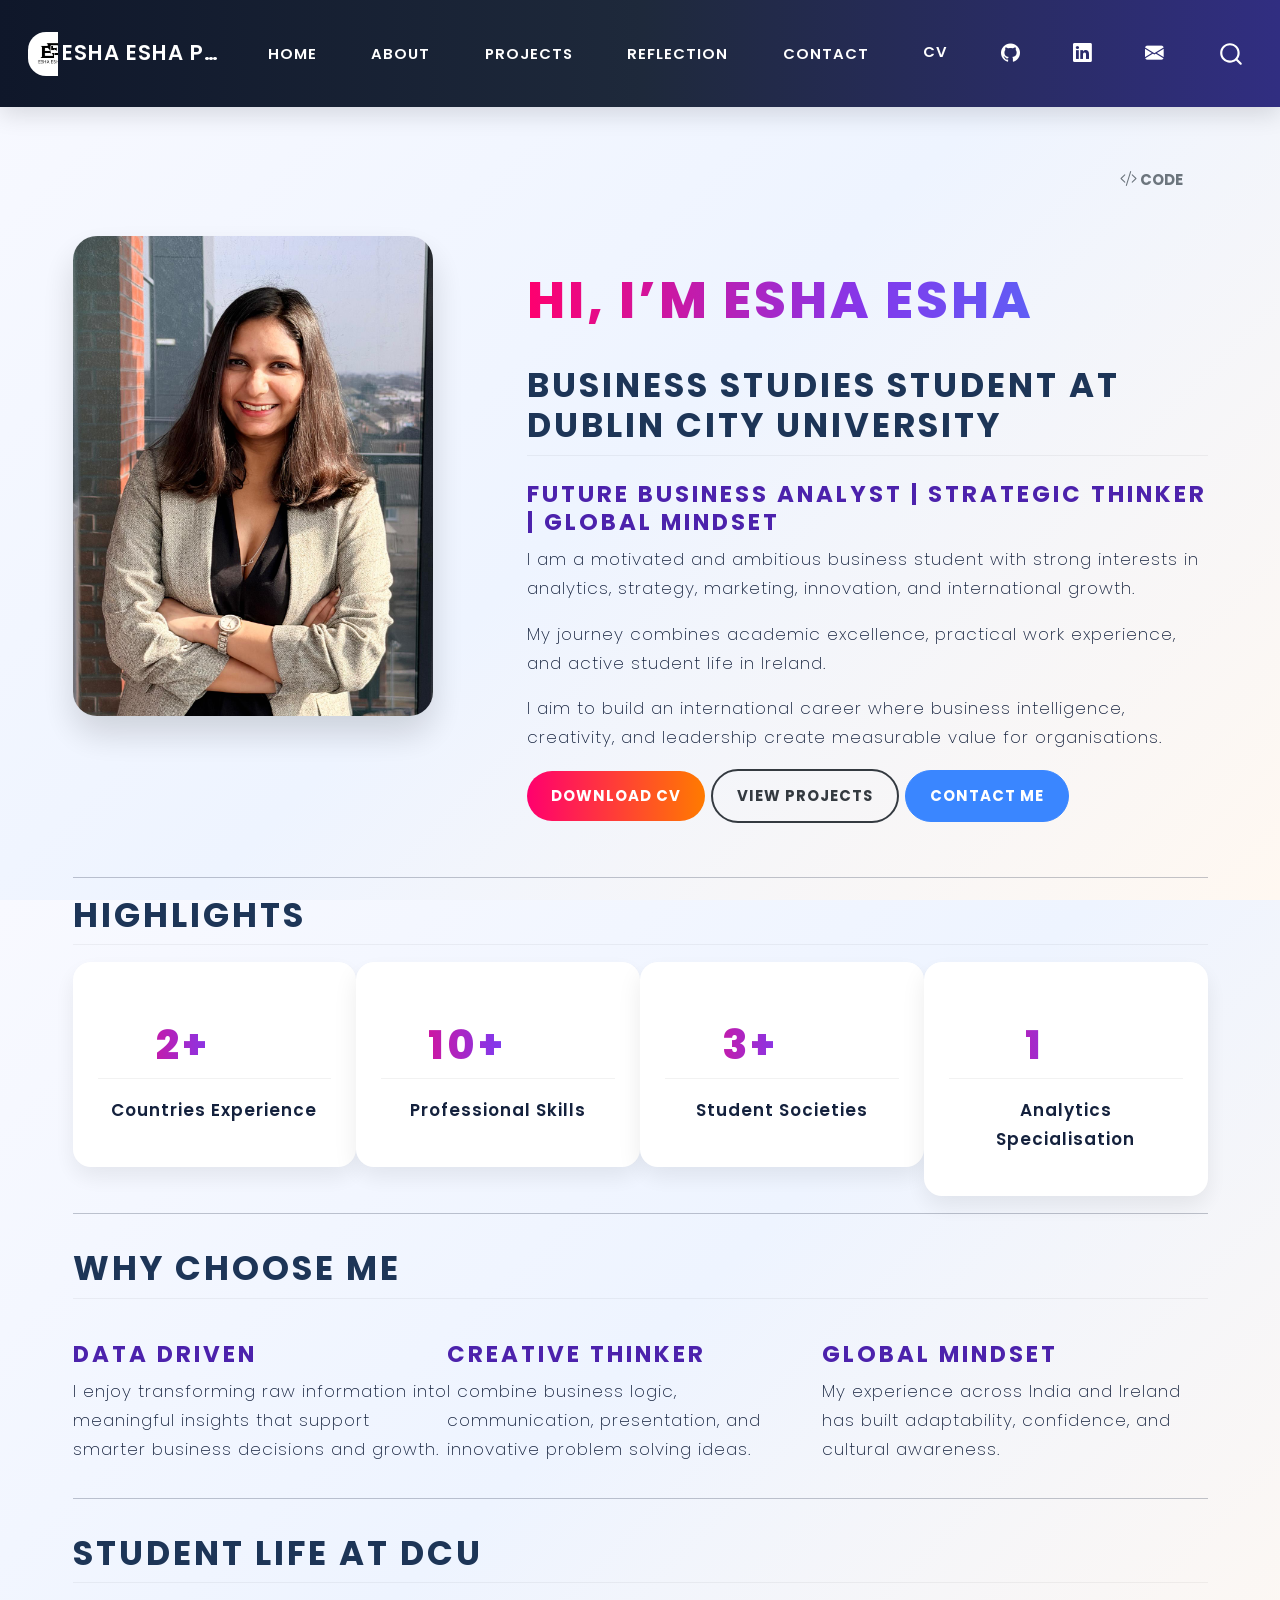
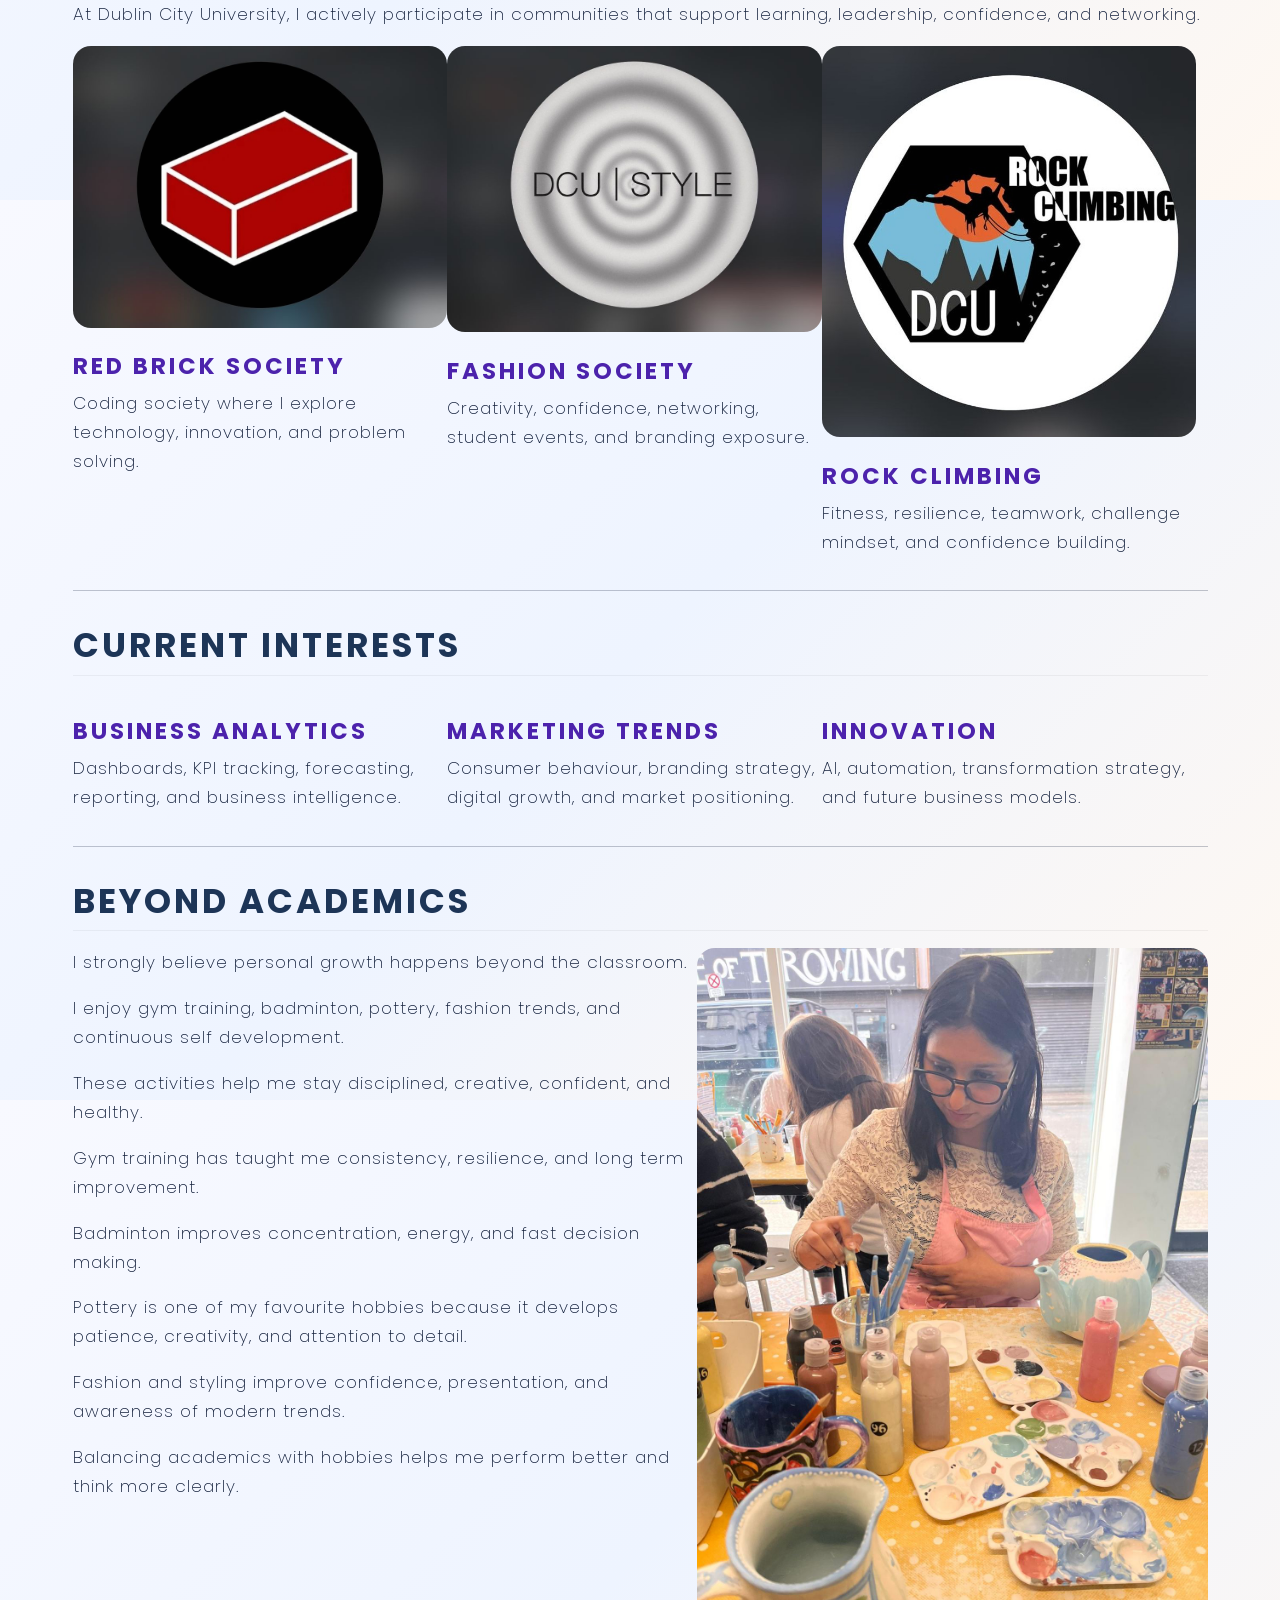
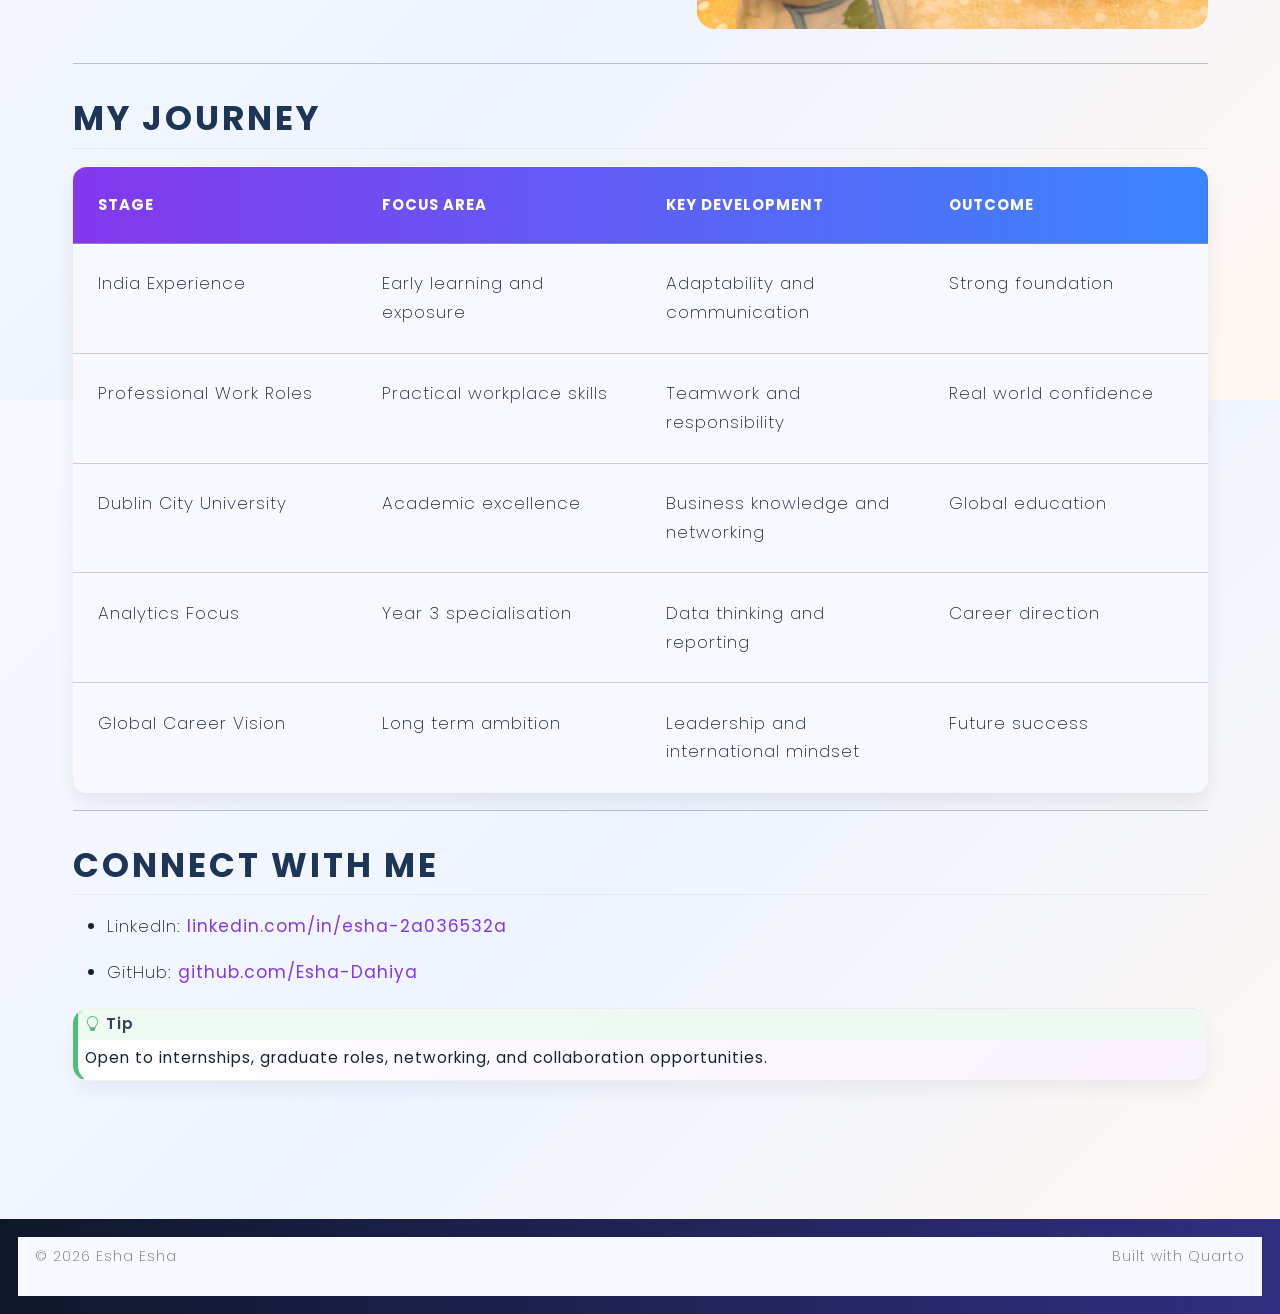
<file: docs/index.html>
<!DOCTYPE html>
<html xmlns="http://www.w3.org/1999/xhtml" lang="en" xml:lang="en"><head>

<meta charset="utf-8">
<meta name="generator" content="quarto-1.9.37">

<meta name="viewport" content="width=device-width, initial-scale=1.0, user-scalable=yes">


<title>Esha Esha Portfolio</title>
<style>
/* Default styles provided by pandoc.
** See https://pandoc.org/MANUAL.html#variables-for-html for config info.
*/
code{white-space: pre-wrap;}
span.smallcaps{font-variant: small-caps;}
div.columns{display: flex; gap: min(4vw, 1.5em);}
div.column{flex: auto; overflow-x: auto;}
div.hanging-indent{margin-left: 1.5em; text-indent: -1.5em;}
ul.task-list{list-style: none;}
ul.task-list li input[type="checkbox"] {
  width: 0.8em;
  margin: 0 0.8em 0.2em -1em; /* quarto-specific, see https://github.com/quarto-dev/quarto-cli/issues/4556 */ 
  vertical-align: middle;
}
/* CSS for syntax highlighting */
html { -webkit-text-size-adjust: 100%; }
pre > code.sourceCode { white-space: pre; position: relative; }
pre > code.sourceCode > span { display: inline-block; line-height: 1.25; }
pre > code.sourceCode > span:empty { height: 1.2em; }
.sourceCode { overflow: visible; }
code.sourceCode > span { color: inherit; text-decoration: inherit; }
div.sourceCode { margin: 1em 0; }
pre.sourceCode { margin: 0; }
@media screen {
div.sourceCode { overflow: auto; }
}
@media print {
pre > code.sourceCode { white-space: pre-wrap; }
pre > code.sourceCode > span { text-indent: -5em; padding-left: 5em; }
}
pre.numberSource code
  { counter-reset: source-line 0; }
pre.numberSource code > span
  { position: relative; left: -4em; counter-increment: source-line; }
pre.numberSource code > span > a:first-child::before
  { content: counter(source-line);
    position: relative; left: -1em; text-align: right; vertical-align: baseline;
    border: none; display: inline-block;
    -webkit-touch-callout: none; -webkit-user-select: none;
    -khtml-user-select: none; -moz-user-select: none;
    -ms-user-select: none; user-select: none;
    padding: 0 4px; width: 4em;
  }
pre.numberSource { margin-left: 3em;  padding-left: 4px; }
div.sourceCode
  {   }
@media screen {
pre > code.sourceCode > span > a:first-child::before { text-decoration: underline; }
}
</style>


<script src="site_libs/quarto-nav/quarto-nav.js"></script>
<script src="site_libs/clipboard/clipboard.min.js"></script>
<script src="site_libs/quarto-search/autocomplete.umd.js"></script>
<script src="site_libs/quarto-search/fuse.min.js"></script>
<script src="site_libs/quarto-search/quarto-search.js"></script>
<meta name="quarto:offset" content="./">
<link href="./images/favicon.ico" rel="icon">
<script src="site_libs/quarto-html/quarto.js" type="module"></script>
<script src="site_libs/quarto-html/tabsets/tabsets.js" type="module"></script>
<script src="site_libs/quarto-html/popper.min.js"></script>
<script src="site_libs/quarto-html/tippy.umd.min.js"></script>
<script src="site_libs/quarto-html/anchor.min.js"></script>
<link href="site_libs/quarto-html/tippy.css" rel="stylesheet">
<link href="site_libs/quarto-html/quarto-syntax-highlighting-7f8f88aac4f3542376d5c11b86a4c14d.css" rel="stylesheet" id="quarto-text-highlighting-styles">
<script src="site_libs/bootstrap/bootstrap.min.js"></script>
<link href="site_libs/bootstrap/bootstrap-icons.css" rel="stylesheet">
<link href="site_libs/bootstrap/bootstrap-62bd9c15c62bcbe3210cd828c1195ce9.min.css" rel="stylesheet" append-hash="true" id="quarto-bootstrap" data-mode="light">
<script id="quarto-search-options" type="application/json">{
  "location": "navbar",
  "copy-button": false,
  "collapse-after": 3,
  "panel-placement": "end",
  "type": "overlay",
  "limit": 50,
  "keyboard-shortcut": [
    "f",
    "/",
    "s"
  ],
  "show-item-context": false,
  "language": {
    "search-no-results-text": "No results",
    "search-matching-documents-text": "matching documents",
    "search-copy-link-title": "Copy link to search",
    "search-hide-matches-text": "Hide additional matches",
    "search-more-match-text": "more match in this document",
    "search-more-matches-text": "more matches in this document",
    "search-clear-button-title": "Clear",
    "search-text-placeholder": "",
    "search-detached-cancel-button-title": "Cancel",
    "search-submit-button-title": "Submit",
    "search-label": "Search"
  }
}</script>
<style>html{ scroll-behavior: smooth; }</style>


</head>

<body class="nav-fixed quarto-light">

<div id="quarto-search-results"></div>
  <header id="quarto-header" class="headroom fixed-top">
    <nav class="navbar navbar-expand-lg " data-bs-theme="dark">
      <div class="navbar-container container-fluid">
      <div class="navbar-brand-container mx-auto">
    <a href="./index.html" class="navbar-brand navbar-brand-logo">
    <img src="./images/logo.png" alt="" class="navbar-logo light-content">
    <img src="./images/logo.png" alt="" class="navbar-logo dark-content">
    </a>
    <a class="navbar-brand" href="./index.html">
    <span class="navbar-title">Esha Esha Portfolio</span>
    </a>
  </div>
            <div id="quarto-search" class="" title="Search"></div>
          <button class="navbar-toggler" type="button" data-bs-toggle="collapse" data-bs-target="#navbarCollapse" aria-controls="navbarCollapse" role="menu" aria-expanded="false" aria-label="Toggle navigation" onclick="if (window.quartoToggleHeadroom) { window.quartoToggleHeadroom(); }">
  <span class="navbar-toggler-icon"></span>
</button>
          <div class="collapse navbar-collapse" id="navbarCollapse">
            <ul class="navbar-nav navbar-nav-scroll me-auto">
  <li class="nav-item">
    <a class="nav-link active" href="./index.html" aria-current="page"> 
<span class="menu-text">Home</span></a>
  </li>  
  <li class="nav-item">
    <a class="nav-link" href="./about.html"> 
<span class="menu-text">About</span></a>
  </li>  
  <li class="nav-item">
    <a class="nav-link" href="./projects/index.html"> 
<span class="menu-text">Projects</span></a>
  </li>  
  <li class="nav-item">
    <a class="nav-link" href="./reflection.html"> 
<span class="menu-text">Reflection</span></a>
  </li>  
  <li class="nav-item">
    <a class="nav-link" href="./contact.html"> 
<span class="menu-text">Contact</span></a>
  </li>  
</ul>
            <ul class="navbar-nav navbar-nav-scroll ms-auto">
  <li class="nav-item">
    <a class="nav-link" href="./cv/Esha_CV.pdf" target="_blank"> 
<span class="menu-text">CV</span></a>
  </li>  
  <li class="nav-item compact">
    <a class="nav-link" href="https://github.com/Esha-Dahiya" target="_blank"> <i class="bi bi-github" role="img">
</i> 
<span class="menu-text"></span></a>
  </li>  
  <li class="nav-item compact">
    <a class="nav-link" href="https://www.linkedin.com/in/esha-2a036532a" target="_blank"> <i class="bi bi-linkedin" role="img">
</i> 
<span class="menu-text"></span></a>
  </li>  
  <li class="nav-item compact">
    <a class="nav-link" href="mailto:esha.esha2@mail.dcu.ie"> <i class="bi bi-envelope-fill" role="img">
</i> 
<span class="menu-text"></span></a>
  </li>  
</ul>
          </div> <!-- /navcollapse -->
            <div class="quarto-navbar-tools">
</div>
      </div> <!-- /container-fluid -->
    </nav>
</header>
<!-- content -->
<div id="quarto-content" class="quarto-container page-columns page-rows-contents page-layout-full page-navbar">
<!-- sidebar -->
<!-- margin-sidebar -->
    
<!-- main -->
<main class="content column-page" id="quarto-document-content"><header id="title-block-header" class="quarto-title-block"><h1 class="title display-7"></h1></header><div class="quarto-title-block"><div class="quarto-title-tools-only"><button type="button" class="btn code-tools-button" id="quarto-code-tools-source"><i class="bi"></i> Code</button></div></div>




<div class="hero-wrapper">
<div class="columns v-center">
<div class="column" style="width:40%;">
<p><img src="images/profile.jpg" class="hero-image img-fluid"></p>
</div><div class="column" style="width:60%;">
<section id="hi-im-esha-esha" class="level1">
<h1>Hi, I’m Esha Esha</h1>
<section id="business-studies-student-at-dublin-city-university" class="level2">
<h2 class="anchored" data-anchor-id="business-studies-student-at-dublin-city-university">Business Studies Student at Dublin City University</h2>
<section id="future-business-analyst-strategic-thinker-global-mindset" class="level3">
<h3 class="anchored" data-anchor-id="future-business-analyst-strategic-thinker-global-mindset">Future Business Analyst | Strategic Thinker | Global Mindset</h3>
<p>I am a motivated and ambitious business student with strong interests in analytics, strategy, marketing, innovation, and international growth.</p>
<p>My journey combines academic excellence, practical work experience, and active student life in Ireland.</p>
<p>I aim to build an international career where business intelligence, creativity, and leadership create measurable value for organisations.</p>
<p><a href="cv/Esha_CV.pdf" class="btn btn-primary btn-lg" target="_blank">Download CV</a> <a href="./projects/index.html" class="btn btn-outline-dark btn-lg">View Projects</a> <a href="./contact.html" class="btn btn-success btn-lg">Contact Me</a></p>
</section>
</section>
</section>
</div>
</div>
</div>
<hr>
<section id="highlights" class="level2">
<h2 class="anchored" data-anchor-id="highlights">Highlights</h2>
<div class="columns">
<div class="column" style="width:25%;">
<div class="counter-box">
<h2 class="anchored">
<span class="counter" data-target="2">0</span>+
</h2>
<p>
Countries Experience
</p>
</div>
</div><div class="column" style="width:25%;">
<div class="counter-box">
<h2 class="anchored">
<span class="counter" data-target="10">0</span>+
</h2>
<p>
Professional Skills
</p>
</div>
</div><div class="column" style="width:25%;">
<div class="counter-box">
<h2 class="anchored">
<span class="counter" data-target="3">0</span>+
</h2>
<p>
Student Societies
</p>
</div>
</div><div class="column" style="width:25%;">
<div class="counter-box">
<h2 class="anchored">
<span class="counter" data-target="1">0</span>
</h2>
<p>
Analytics Specialisation
</p>
</div>
</div>
</div>
<hr>
</section>
<section id="why-choose-me" class="level2">
<h2 class="anchored" data-anchor-id="why-choose-me">Why Choose Me</h2>
<div class="columns">
<div class="column" style="width:33%;">
<section id="data-driven" class="level3">
<h3 class="anchored" data-anchor-id="data-driven">Data Driven</h3>
<p>I enjoy transforming raw information into meaningful insights that support smarter business decisions and growth.</p>
</section>
</div><div class="column" style="width:33%;">
<section id="creative-thinker" class="level3">
<h3 class="anchored" data-anchor-id="creative-thinker">Creative Thinker</h3>
<p>I combine business logic, communication, presentation, and innovative problem solving ideas.</p>
</section>
</div><div class="column" style="width:33%;">
<section id="global-mindset" class="level3">
<h3 class="anchored" data-anchor-id="global-mindset">Global Mindset</h3>
<p>My experience across India and Ireland has built adaptability, confidence, and cultural awareness.</p>
</section>
</div>
</div>
<hr>
</section>
<section id="student-life-at-dcu" class="level2">
<h2 class="anchored" data-anchor-id="student-life-at-dcu">Student Life at DCU</h2>
<p>At Dublin City University, I actively participate in communities that support learning, leadership, confidence, and networking.</p>
<div class="columns">
<div class="column" style="width:33%;">
<p><img src="images/redbrick.jpg" class="img-fluid" style="width:100.0%"></p>
<section id="red-brick-society" class="level3">
<h3 class="anchored" data-anchor-id="red-brick-society">Red Brick Society</h3>
<p>Coding society where I explore technology, innovation, and problem solving.</p>
</section>
</div><div class="column" style="width:33%;">
<p><img src="images/FS.jpg" class="img-fluid" style="width:100.0%"></p>
<section id="fashion-society" class="level3">
<h3 class="anchored" data-anchor-id="fashion-society">Fashion Society</h3>
<p>Creativity, confidence, networking, student events, and branding exposure.</p>
</section>
</div><div class="column" style="width:33%;">
<p><img src="images/DCU.jpg" class="img-fluid" style="width:100.0%"></p>
<section id="rock-climbing" class="level3">
<h3 class="anchored" data-anchor-id="rock-climbing">Rock Climbing</h3>
<p>Fitness, resilience, teamwork, challenge mindset, and confidence building.</p>
</section>
</div>
</div>
<hr>
</section>
<section id="current-interests" class="level2">
<h2 class="anchored" data-anchor-id="current-interests">Current Interests</h2>
<div class="columns">
<div class="column" style="width:33%;">
<section id="business-analytics" class="level3">
<h3 class="anchored" data-anchor-id="business-analytics">Business Analytics</h3>
<p>Dashboards, KPI tracking, forecasting, reporting, and business intelligence.</p>
</section>
</div><div class="column" style="width:33%;">
<section id="marketing-trends" class="level3">
<h3 class="anchored" data-anchor-id="marketing-trends">Marketing Trends</h3>
<p>Consumer behaviour, branding strategy, digital growth, and market positioning.</p>
</section>
</div><div class="column" style="width:33%;">
<section id="innovation" class="level3">
<h3 class="anchored" data-anchor-id="innovation">Innovation</h3>
<p>AI, automation, transformation strategy, and future business models.</p>
</section>
</div>
</div>
<hr>
</section>
<section id="beyond-academics" class="level2">
<h2 class="anchored" data-anchor-id="beyond-academics">Beyond Academics</h2>
<div class="columns">
<div class="column" style="width:55%;">
<p>I strongly believe personal growth happens beyond the classroom.</p>
<p>I enjoy gym training, badminton, pottery, fashion trends, and continuous self development.</p>
<p>These activities help me stay disciplined, creative, confident, and healthy.</p>
<p>Gym training has taught me consistency, resilience, and long term improvement.</p>
<p>Badminton improves concentration, energy, and fast decision making.</p>
<p>Pottery is one of my favourite hobbies because it develops patience, creativity, and attention to detail.</p>
<p>Fashion and styling improve confidence, presentation, and awareness of modern trends.</p>
<p>Balancing academics with hobbies helps me perform better and think more clearly.</p>
</div><div class="column" style="width:45%;">
<p><img src="images/pottery.jpg" class="img-fluid" style="width:100.0%"></p>
</div>
</div>
<hr>
</section>
<section id="my-journey" class="level2">
<h2 class="anchored" data-anchor-id="my-journey">My Journey</h2>
<table class="caption-top table">
<colgroup>
<col style="width: 25%">
<col style="width: 25%">
<col style="width: 25%">
<col style="width: 25%">
</colgroup>
<thead>
<tr class="header">
<th>Stage</th>
<th>Focus Area</th>
<th>Key Development</th>
<th>Outcome</th>
</tr>
</thead>
<tbody>
<tr class="odd">
<td>India Experience</td>
<td>Early learning and exposure</td>
<td>Adaptability and communication</td>
<td>Strong foundation</td>
</tr>
<tr class="even">
<td>Professional Work Roles</td>
<td>Practical workplace skills</td>
<td>Teamwork and responsibility</td>
<td>Real world confidence</td>
</tr>
<tr class="odd">
<td>Dublin City University</td>
<td>Academic excellence</td>
<td>Business knowledge and networking</td>
<td>Global education</td>
</tr>
<tr class="even">
<td>Analytics Focus</td>
<td>Year 3 specialisation</td>
<td>Data thinking and reporting</td>
<td>Career direction</td>
</tr>
<tr class="odd">
<td>Global Career Vision</td>
<td>Long term ambition</td>
<td>Leadership and international mindset</td>
<td>Future success</td>
</tr>
</tbody>
</table>
<hr>
</section>
<section id="connect-with-me" class="level2">
<h2 class="anchored" data-anchor-id="connect-with-me">Connect With Me</h2>
<ul>
<li><p>LinkedIn: <a href="https://www.linkedin.com/in/esha-2a036532a">linkedin.com/in/esha-2a036532a</a></p></li>
<li><p>GitHub: <a href="https://github.com/Esha-Dahiya">github.com/Esha-Dahiya</a></p></li>
</ul>
<div class="callout callout-style-default callout-tip callout-titled">
<div class="callout-header d-flex align-content-center">
<div class="callout-icon-container">
<i class="callout-icon"></i>
</div>
<div class="callout-title-container flex-fill">
Tip
</div>
</div>
<div class="callout-body-container callout-body">
<p>Open to internships, graduate roles, networking, and collaboration opportunities.</p>
</div>
</div>
<script>
document.addEventListener("DOMContentLoaded", function () {

const counters = document.querySelectorAll('.counter');

counters.forEach(counter => {

counter.innerText = '0';

const updateCounter = () => {

const target = +counter.getAttribute('data-target');
const current = +counter.innerText;

if(current < target){
counter.innerText = current + 1;
setTimeout(updateCounter, 120);
}
else{
counter.innerText = target;
}

};

updateCounter();

});

});
</script>


<!-- -->

</section>

</main> <!-- /main -->
<script id="quarto-html-after-body" type="application/javascript">
  window.document.addEventListener("DOMContentLoaded", function (event) {
    const icon = "";
    const anchorJS = new window.AnchorJS();
    anchorJS.options = {
      placement: 'right',
      icon: icon
    };
    anchorJS.add('.anchored');
    const isCodeAnnotation = (el) => {
      for (const clz of el.classList) {
        if (clz.startsWith('code-annotation-')) {                     
          return true;
        }
      }
      return false;
    }
    const onCopySuccess = function(e) {
      // button target
      const button = e.trigger;
      // don't keep focus
      button.blur();
      // flash "checked"
      button.classList.add('code-copy-button-checked');
      var currentTitle = button.getAttribute("title");
      button.setAttribute("title", "Copied!");
      let tooltip;
      if (window.bootstrap) {
        button.setAttribute("data-bs-toggle", "tooltip");
        button.setAttribute("data-bs-placement", "left");
        button.setAttribute("data-bs-title", "Copied!");
        tooltip = new bootstrap.Tooltip(button, 
          { trigger: "manual", 
            customClass: "code-copy-button-tooltip",
            offset: [0, -8]});
        tooltip.show();    
      }
      setTimeout(function() {
        if (tooltip) {
          tooltip.hide();
          button.removeAttribute("data-bs-title");
          button.removeAttribute("data-bs-toggle");
          button.removeAttribute("data-bs-placement");
        }
        button.setAttribute("title", currentTitle);
        button.classList.remove('code-copy-button-checked');
      }, 1000);
      // clear code selection
      e.clearSelection();
    }
    const getTextToCopy = function(trigger) {
      const outerScaffold = trigger.parentElement.cloneNode(true);
      const codeEl = outerScaffold.querySelector('code');
      for (const childEl of codeEl.children) {
        if (isCodeAnnotation(childEl)) {
          childEl.remove();
        }
      }
      return codeEl.innerText;
    }
    const clipboard = new window.ClipboardJS('.code-copy-button:not([data-in-quarto-modal])', {
      text: getTextToCopy
    });
    clipboard.on('success', onCopySuccess);
    if (window.document.getElementById('quarto-embedded-source-code-modal')) {
      const clipboardModal = new window.ClipboardJS('.code-copy-button[data-in-quarto-modal]', {
        text: getTextToCopy,
        container: window.document.getElementById('quarto-embedded-source-code-modal')
      });
      clipboardModal.on('success', onCopySuccess);
    }
    const viewSource = window.document.getElementById('quarto-view-source') ||
                       window.document.getElementById('quarto-code-tools-source');
    if (viewSource) {
      const sourceUrl = viewSource.getAttribute("data-quarto-source-url");
      viewSource.addEventListener("click", function(e) {
        if (sourceUrl) {
          // rstudio viewer pane
          if (/\bcapabilities=\b/.test(window.location)) {
            window.open(sourceUrl);
          } else {
            window.location.href = sourceUrl;
          }
        } else {
          const modal = new bootstrap.Modal(document.getElementById('quarto-embedded-source-code-modal'));
          modal.show();
        }
        return false;
      });
    }
    function toggleCodeHandler(show) {
      return function(e) {
        const detailsSrc = window.document.querySelectorAll(".cell > details > .sourceCode");
        for (let i=0; i<detailsSrc.length; i++) {
          const details = detailsSrc[i].parentElement;
          if (show) {
            details.open = true;
          } else {
            details.removeAttribute("open");
          }
        }
        const cellCodeDivs = window.document.querySelectorAll(".cell > .sourceCode");
        const fromCls = show ? "hidden" : "unhidden";
        const toCls = show ? "unhidden" : "hidden";
        for (let i=0; i<cellCodeDivs.length; i++) {
          const codeDiv = cellCodeDivs[i];
          if (codeDiv.classList.contains(fromCls)) {
            codeDiv.classList.remove(fromCls);
            codeDiv.classList.add(toCls);
          } 
        }
        return false;
      }
    }
    const hideAllCode = window.document.getElementById("quarto-hide-all-code");
    if (hideAllCode) {
      hideAllCode.addEventListener("click", toggleCodeHandler(false));
    }
    const showAllCode = window.document.getElementById("quarto-show-all-code");
    if (showAllCode) {
      showAllCode.addEventListener("click", toggleCodeHandler(true));
    }
      var localhostRegex = new RegExp(/^(?:http|https):\/\/localhost\:?[0-9]*\//);
      var mailtoRegex = new RegExp(/^mailto:/);
        var filterRegex = new RegExp('/' + window.location.host + '/');
      var isInternal = (href) => {
          return filterRegex.test(href) || localhostRegex.test(href) || mailtoRegex.test(href);
      }
      // Inspect non-navigation links and adorn them if external
     var links = window.document.querySelectorAll('a[href]:not(.nav-link):not(.navbar-brand):not(.toc-action):not(.sidebar-link):not(.sidebar-item-toggle):not(.pagination-link):not(.no-external):not([aria-hidden]):not(.dropdown-item):not(.quarto-navigation-tool):not(.about-link)');
      for (var i=0; i<links.length; i++) {
        const link = links[i];
        if (!isInternal(link.href)) {
          // undo the damage that might have been done by quarto-nav.js in the case of
          // links that we want to consider external
          if (link.dataset.originalHref !== undefined) {
            link.href = link.dataset.originalHref;
          }
            // target, if specified
            link.setAttribute("target", "_blank");
            if (link.getAttribute("rel") === null) {
              link.setAttribute("rel", "noopener");
            }
        }
      }
    function tippyHover(el, contentFn, onTriggerFn, onUntriggerFn) {
      const config = {
        allowHTML: true,
        maxWidth: 500,
        delay: 100,
        arrow: false,
        appendTo: function(el) {
            return el.parentElement;
        },
        interactive: true,
        interactiveBorder: 10,
        theme: 'quarto',
        placement: 'bottom-start',
      };
      if (contentFn) {
        config.content = contentFn;
      }
      if (onTriggerFn) {
        config.onTrigger = onTriggerFn;
      }
      if (onUntriggerFn) {
        config.onUntrigger = onUntriggerFn;
      }
      window.tippy(el, config); 
    }
    const noterefs = window.document.querySelectorAll('a[role="doc-noteref"]');
    for (var i=0; i<noterefs.length; i++) {
      const ref = noterefs[i];
      tippyHover(ref, function() {
        // use id or data attribute instead here
        let href = ref.getAttribute('data-footnote-href') || ref.getAttribute('href');
        try { href = new URL(href).hash; } catch {}
        const id = href.replace(/^#\/?/, "");
        const note = window.document.getElementById(id);
        if (note) {
          return note.innerHTML;
        } else {
          return "";
        }
      });
    }
    const xrefs = window.document.querySelectorAll('a.quarto-xref');
    const processXRef = (id, note) => {
      // Strip column container classes
      const stripColumnClz = (el) => {
        el.classList.remove("page-full", "page-columns");
        if (el.children) {
          for (const child of el.children) {
            stripColumnClz(child);
          }
        }
      }
      stripColumnClz(note)
      if (id === null || id.startsWith('sec-')) {
        // Special case sections, only their first couple elements
        const container = document.createElement("div");
        if (note.children && note.children.length > 2) {
          container.appendChild(note.children[0].cloneNode(true));
          for (let i = 1; i < note.children.length; i++) {
            const child = note.children[i];
            if (child.tagName === "P" && child.innerText === "") {
              continue;
            } else {
              container.appendChild(child.cloneNode(true));
              break;
            }
          }
          if (window.Quarto?.typesetMath) {
            window.Quarto.typesetMath(container);
          }
          return container.innerHTML
        } else {
          if (window.Quarto?.typesetMath) {
            window.Quarto.typesetMath(note);
          }
          return note.innerHTML;
        }
      } else {
        // Remove any anchor links if they are present
        const anchorLink = note.querySelector('a.anchorjs-link');
        if (anchorLink) {
          anchorLink.remove();
        }
        if (window.Quarto?.typesetMath) {
          window.Quarto.typesetMath(note);
        }
        if (note.classList.contains("callout")) {
          return note.outerHTML;
        } else {
          return note.innerHTML;
        }
      }
    }
    for (var i=0; i<xrefs.length; i++) {
      const xref = xrefs[i];
      tippyHover(xref, undefined, function(instance) {
        instance.disable();
        let url = xref.getAttribute('href');
        let hash = undefined; 
        if (url.startsWith('#')) {
          hash = url;
        } else {
          try { hash = new URL(url).hash; } catch {}
        }
        if (hash) {
          const id = hash.replace(/^#\/?/, "");
          const note = window.document.getElementById(id);
          if (note !== null) {
            try {
              const html = processXRef(id, note.cloneNode(true));
              instance.setContent(html);
            } finally {
              instance.enable();
              instance.show();
            }
          } else {
            // See if we can fetch this
            fetch(url.split('#')[0])
            .then(res => res.text())
            .then(html => {
              const parser = new DOMParser();
              const htmlDoc = parser.parseFromString(html, "text/html");
              const note = htmlDoc.getElementById(id);
              if (note !== null) {
                const html = processXRef(id, note);
                instance.setContent(html);
              } 
            }).finally(() => {
              instance.enable();
              instance.show();
            });
          }
        } else {
          // See if we can fetch a full url (with no hash to target)
          // This is a special case and we should probably do some content thinning / targeting
          fetch(url)
          .then(res => res.text())
          .then(html => {
            const parser = new DOMParser();
            const htmlDoc = parser.parseFromString(html, "text/html");
            const note = htmlDoc.querySelector('main.content');
            if (note !== null) {
              // This should only happen for chapter cross references
              // (since there is no id in the URL)
              // remove the first header
              if (note.children.length > 0 && note.children[0].tagName === "HEADER") {
                note.children[0].remove();
              }
              const html = processXRef(null, note);
              instance.setContent(html);
            } 
          }).finally(() => {
            instance.enable();
            instance.show();
          });
        }
      }, function(instance) {
      });
    }
        let selectedAnnoteEl;
        const selectorForAnnotation = ( cell, annotation) => {
          let cellAttr = 'data-code-cell="' + cell + '"';
          let lineAttr = 'data-code-annotation="' +  annotation + '"';
          const selector = 'span[' + cellAttr + '][' + lineAttr + ']';
          return selector;
        }
        const selectCodeLines = (annoteEl) => {
          const doc = window.document;
          const targetCell = annoteEl.getAttribute("data-target-cell");
          const targetAnnotation = annoteEl.getAttribute("data-target-annotation");
          const annoteSpan = window.document.querySelector(selectorForAnnotation(targetCell, targetAnnotation));
          const lines = annoteSpan.getAttribute("data-code-lines").split(",");
          const lineIds = lines.map((line) => {
            return targetCell + "-" + line;
          })
          let top = null;
          let height = null;
          let parent = null;
          if (lineIds.length > 0) {
              //compute the position of the single el (top and bottom and make a div)
              const el = window.document.getElementById(lineIds[0]);
              top = el.offsetTop;
              height = el.offsetHeight;
              parent = el.parentElement.parentElement;
            if (lineIds.length > 1) {
              const lastEl = window.document.getElementById(lineIds[lineIds.length - 1]);
              const bottom = lastEl.offsetTop + lastEl.offsetHeight;
              height = bottom - top;
            }
            if (top !== null && height !== null && parent !== null) {
              // cook up a div (if necessary) and position it 
              let div = window.document.getElementById("code-annotation-line-highlight");
              if (div === null) {
                div = window.document.createElement("div");
                div.setAttribute("id", "code-annotation-line-highlight");
                div.style.position = 'absolute';
                parent.appendChild(div);
              }
              div.style.top = top - 2 + "px";
              div.style.height = height + 4 + "px";
              div.style.left = 0;
              let gutterDiv = window.document.getElementById("code-annotation-line-highlight-gutter");
              if (gutterDiv === null) {
                gutterDiv = window.document.createElement("div");
                gutterDiv.setAttribute("id", "code-annotation-line-highlight-gutter");
                gutterDiv.style.position = 'absolute';
                const codeCell = window.document.getElementById(targetCell);
                const gutter = codeCell.querySelector('.code-annotation-gutter');
                gutter.appendChild(gutterDiv);
              }
              gutterDiv.style.top = top - 2 + "px";
              gutterDiv.style.height = height + 4 + "px";
            }
            selectedAnnoteEl = annoteEl;
          }
        };
        const unselectCodeLines = () => {
          const elementsIds = ["code-annotation-line-highlight", "code-annotation-line-highlight-gutter"];
          elementsIds.forEach((elId) => {
            const div = window.document.getElementById(elId);
            if (div) {
              div.remove();
            }
          });
          selectedAnnoteEl = undefined;
        };
          // Handle positioning of the toggle
      window.addEventListener(
        "resize",
        throttle(() => {
          elRect = undefined;
          if (selectedAnnoteEl) {
            selectCodeLines(selectedAnnoteEl);
          }
        }, 10)
      );
      function throttle(fn, ms) {
      let throttle = false;
      let timer;
        return (...args) => {
          if(!throttle) { // first call gets through
              fn.apply(this, args);
              throttle = true;
          } else { // all the others get throttled
              if(timer) clearTimeout(timer); // cancel #2
              timer = setTimeout(() => {
                fn.apply(this, args);
                timer = throttle = false;
              }, ms);
          }
        };
      }
        // Attach click handler to the DT
        const annoteDls = window.document.querySelectorAll('dt[data-target-cell]');
        for (const annoteDlNode of annoteDls) {
          annoteDlNode.addEventListener('click', (event) => {
            const clickedEl = event.target;
            if (clickedEl !== selectedAnnoteEl) {
              unselectCodeLines();
              const activeEl = window.document.querySelector('dt[data-target-cell].code-annotation-active');
              if (activeEl) {
                activeEl.classList.remove('code-annotation-active');
              }
              selectCodeLines(clickedEl);
              clickedEl.classList.add('code-annotation-active');
            } else {
              // Unselect the line
              unselectCodeLines();
              clickedEl.classList.remove('code-annotation-active');
            }
          });
        }
    const findCites = (el) => {
      const parentEl = el.parentElement;
      if (parentEl) {
        const cites = parentEl.dataset.cites;
        if (cites) {
          return {
            el,
            cites: cites.split(' ')
          };
        } else {
          return findCites(el.parentElement)
        }
      } else {
        return undefined;
      }
    };
    var bibliorefs = window.document.querySelectorAll('a[role="doc-biblioref"]');
    for (var i=0; i<bibliorefs.length; i++) {
      const ref = bibliorefs[i];
      const citeInfo = findCites(ref);
      if (citeInfo) {
        tippyHover(citeInfo.el, function() {
          var popup = window.document.createElement('div');
          citeInfo.cites.forEach(function(cite) {
            var citeDiv = window.document.createElement('div');
            citeDiv.classList.add('hanging-indent');
            citeDiv.classList.add('csl-entry');
            var biblioDiv = window.document.getElementById('ref-' + cite);
            if (biblioDiv) {
              citeDiv.innerHTML = biblioDiv.innerHTML;
            }
            popup.appendChild(citeDiv);
          });
          return popup.innerHTML;
        });
      }
    }
  });
  </script><div class="modal fade" id="quarto-embedded-source-code-modal" tabindex="-1" aria-labelledby="quarto-embedded-source-code-modal-label" aria-hidden="true"><div class="modal-dialog modal-dialog-scrollable"><div class="modal-content"><div class="modal-header"><h5 class="modal-title" id="quarto-embedded-source-code-modal-label">Source Code</h5><button class="btn-close" data-bs-dismiss="modal"></button></div><div class="modal-body"><div class="">
<div class="code-copy-outer-scaffold"><div class="sourceCode" id="cb1" data-shortcodes="false"><pre class="sourceCode markdown code-with-copy"><code class="sourceCode markdown"><span id="cb1-1"><a href="#cb1-1" aria-hidden="true" tabindex="-1"></a><span class="co">---</span></span>
<span id="cb1-2"><a href="#cb1-2" aria-hidden="true" tabindex="-1"></a><span class="an">title:</span><span class="co"> ""</span></span>
<span id="cb1-3"><a href="#cb1-3" aria-hidden="true" tabindex="-1"></a><span class="an">page-layout:</span><span class="co"> full</span></span>
<span id="cb1-4"><a href="#cb1-4" aria-hidden="true" tabindex="-1"></a><span class="an">toc:</span><span class="co"> false</span></span>
<span id="cb1-5"><a href="#cb1-5" aria-hidden="true" tabindex="-1"></a><span class="co">---</span></span>
<span id="cb1-6"><a href="#cb1-6" aria-hidden="true" tabindex="-1"></a></span>
<span id="cb1-7"><a href="#cb1-7" aria-hidden="true" tabindex="-1"></a>::: {.hero-wrapper}</span>
<span id="cb1-8"><a href="#cb1-8" aria-hidden="true" tabindex="-1"></a></span>
<span id="cb1-9"><a href="#cb1-9" aria-hidden="true" tabindex="-1"></a>::: {.columns .v-center}</span>
<span id="cb1-10"><a href="#cb1-10" aria-hidden="true" tabindex="-1"></a></span>
<span id="cb1-11"><a href="#cb1-11" aria-hidden="true" tabindex="-1"></a>::: {.column width="40%"}</span>
<span id="cb1-12"><a href="#cb1-12" aria-hidden="true" tabindex="-1"></a></span>
<span id="cb1-13"><a href="#cb1-13" aria-hidden="true" tabindex="-1"></a><span class="al">![](images/profile.jpg)</span>{.hero-image}</span>
<span id="cb1-14"><a href="#cb1-14" aria-hidden="true" tabindex="-1"></a></span>
<span id="cb1-15"><a href="#cb1-15" aria-hidden="true" tabindex="-1"></a>:::</span>
<span id="cb1-16"><a href="#cb1-16" aria-hidden="true" tabindex="-1"></a></span>
<span id="cb1-17"><a href="#cb1-17" aria-hidden="true" tabindex="-1"></a>::: {.column width="60%"}</span>
<span id="cb1-18"><a href="#cb1-18" aria-hidden="true" tabindex="-1"></a></span>
<span id="cb1-19"><a href="#cb1-19" aria-hidden="true" tabindex="-1"></a><span class="fu"># Hi, I'm Esha Esha</span></span>
<span id="cb1-20"><a href="#cb1-20" aria-hidden="true" tabindex="-1"></a></span>
<span id="cb1-21"><a href="#cb1-21" aria-hidden="true" tabindex="-1"></a><span class="fu">## Business Studies Student at Dublin City University</span></span>
<span id="cb1-22"><a href="#cb1-22" aria-hidden="true" tabindex="-1"></a></span>
<span id="cb1-23"><a href="#cb1-23" aria-hidden="true" tabindex="-1"></a><span class="fu">### Future Business Analyst | Strategic Thinker | Global Mindset</span></span>
<span id="cb1-24"><a href="#cb1-24" aria-hidden="true" tabindex="-1"></a></span>
<span id="cb1-25"><a href="#cb1-25" aria-hidden="true" tabindex="-1"></a>I am a motivated and ambitious business student with strong interests in analytics, strategy, marketing, innovation, and international growth.</span>
<span id="cb1-26"><a href="#cb1-26" aria-hidden="true" tabindex="-1"></a></span>
<span id="cb1-27"><a href="#cb1-27" aria-hidden="true" tabindex="-1"></a>My journey combines academic excellence, practical work experience, and active student life in Ireland.</span>
<span id="cb1-28"><a href="#cb1-28" aria-hidden="true" tabindex="-1"></a></span>
<span id="cb1-29"><a href="#cb1-29" aria-hidden="true" tabindex="-1"></a>I aim to build an international career where business intelligence, creativity, and leadership create measurable value for organisations.</span>
<span id="cb1-30"><a href="#cb1-30" aria-hidden="true" tabindex="-1"></a></span>
<span id="cb1-31"><a href="#cb1-31" aria-hidden="true" tabindex="-1"></a><span class="co">[</span><span class="ot">Download CV</span><span class="co">](cv/Esha_CV.pdf)</span>{.btn .btn-primary .btn-lg target="_blank"}</span>
<span id="cb1-32"><a href="#cb1-32" aria-hidden="true" tabindex="-1"></a><span class="co">[</span><span class="ot">View Projects</span><span class="co">](projects/index.qmd)</span>{.btn .btn-outline-dark .btn-lg}</span>
<span id="cb1-33"><a href="#cb1-33" aria-hidden="true" tabindex="-1"></a><span class="co">[</span><span class="ot">Contact Me</span><span class="co">](contact.qmd)</span>{.btn .btn-success .btn-lg}</span>
<span id="cb1-34"><a href="#cb1-34" aria-hidden="true" tabindex="-1"></a></span>
<span id="cb1-35"><a href="#cb1-35" aria-hidden="true" tabindex="-1"></a>:::</span>
<span id="cb1-36"><a href="#cb1-36" aria-hidden="true" tabindex="-1"></a></span>
<span id="cb1-37"><a href="#cb1-37" aria-hidden="true" tabindex="-1"></a>:::</span>
<span id="cb1-38"><a href="#cb1-38" aria-hidden="true" tabindex="-1"></a></span>
<span id="cb1-39"><a href="#cb1-39" aria-hidden="true" tabindex="-1"></a>:::</span>
<span id="cb1-40"><a href="#cb1-40" aria-hidden="true" tabindex="-1"></a></span>
<span id="cb1-41"><a href="#cb1-41" aria-hidden="true" tabindex="-1"></a>---</span>
<span id="cb1-42"><a href="#cb1-42" aria-hidden="true" tabindex="-1"></a></span>
<span id="cb1-43"><a href="#cb1-43" aria-hidden="true" tabindex="-1"></a><span class="fu">## Highlights</span></span>
<span id="cb1-44"><a href="#cb1-44" aria-hidden="true" tabindex="-1"></a></span>
<span id="cb1-45"><a href="#cb1-45" aria-hidden="true" tabindex="-1"></a>::: {.columns}</span>
<span id="cb1-46"><a href="#cb1-46" aria-hidden="true" tabindex="-1"></a></span>
<span id="cb1-47"><a href="#cb1-47" aria-hidden="true" tabindex="-1"></a>::: {.column width="25%"}</span>
<span id="cb1-48"><a href="#cb1-48" aria-hidden="true" tabindex="-1"></a></span>
<span id="cb1-49"><a href="#cb1-49" aria-hidden="true" tabindex="-1"></a><span class="dt">&lt;</span><span class="kw">div</span><span class="ot"> class</span><span class="op">=</span><span class="st">"counter-box"</span><span class="dt">&gt;</span></span>
<span id="cb1-50"><a href="#cb1-50" aria-hidden="true" tabindex="-1"></a><span class="dt">&lt;</span><span class="kw">h2</span><span class="dt">&gt;&lt;</span><span class="kw">span</span><span class="ot"> class</span><span class="op">=</span><span class="st">"counter"</span><span class="ot"> data-target</span><span class="op">=</span><span class="st">"2"</span><span class="dt">&gt;</span>0<span class="dt">&lt;/</span><span class="kw">span</span><span class="dt">&gt;</span>+<span class="dt">&lt;/</span><span class="kw">h2</span><span class="dt">&gt;</span></span>
<span id="cb1-51"><a href="#cb1-51" aria-hidden="true" tabindex="-1"></a><span class="dt">&lt;</span><span class="kw">p</span><span class="dt">&gt;</span>Countries Experience<span class="dt">&lt;/</span><span class="kw">p</span><span class="dt">&gt;</span></span>
<span id="cb1-52"><a href="#cb1-52" aria-hidden="true" tabindex="-1"></a><span class="dt">&lt;/</span><span class="kw">div</span><span class="dt">&gt;</span></span>
<span id="cb1-53"><a href="#cb1-53" aria-hidden="true" tabindex="-1"></a></span>
<span id="cb1-54"><a href="#cb1-54" aria-hidden="true" tabindex="-1"></a>:::</span>
<span id="cb1-55"><a href="#cb1-55" aria-hidden="true" tabindex="-1"></a></span>
<span id="cb1-56"><a href="#cb1-56" aria-hidden="true" tabindex="-1"></a>::: {.column width="25%"}</span>
<span id="cb1-57"><a href="#cb1-57" aria-hidden="true" tabindex="-1"></a></span>
<span id="cb1-58"><a href="#cb1-58" aria-hidden="true" tabindex="-1"></a><span class="dt">&lt;</span><span class="kw">div</span><span class="ot"> class</span><span class="op">=</span><span class="st">"counter-box"</span><span class="dt">&gt;</span></span>
<span id="cb1-59"><a href="#cb1-59" aria-hidden="true" tabindex="-1"></a><span class="dt">&lt;</span><span class="kw">h2</span><span class="dt">&gt;&lt;</span><span class="kw">span</span><span class="ot"> class</span><span class="op">=</span><span class="st">"counter"</span><span class="ot"> data-target</span><span class="op">=</span><span class="st">"10"</span><span class="dt">&gt;</span>0<span class="dt">&lt;/</span><span class="kw">span</span><span class="dt">&gt;</span>+<span class="dt">&lt;/</span><span class="kw">h2</span><span class="dt">&gt;</span></span>
<span id="cb1-60"><a href="#cb1-60" aria-hidden="true" tabindex="-1"></a><span class="dt">&lt;</span><span class="kw">p</span><span class="dt">&gt;</span>Professional Skills<span class="dt">&lt;/</span><span class="kw">p</span><span class="dt">&gt;</span></span>
<span id="cb1-61"><a href="#cb1-61" aria-hidden="true" tabindex="-1"></a><span class="dt">&lt;/</span><span class="kw">div</span><span class="dt">&gt;</span></span>
<span id="cb1-62"><a href="#cb1-62" aria-hidden="true" tabindex="-1"></a></span>
<span id="cb1-63"><a href="#cb1-63" aria-hidden="true" tabindex="-1"></a>:::</span>
<span id="cb1-64"><a href="#cb1-64" aria-hidden="true" tabindex="-1"></a></span>
<span id="cb1-65"><a href="#cb1-65" aria-hidden="true" tabindex="-1"></a>::: {.column width="25%"}</span>
<span id="cb1-66"><a href="#cb1-66" aria-hidden="true" tabindex="-1"></a></span>
<span id="cb1-67"><a href="#cb1-67" aria-hidden="true" tabindex="-1"></a><span class="dt">&lt;</span><span class="kw">div</span><span class="ot"> class</span><span class="op">=</span><span class="st">"counter-box"</span><span class="dt">&gt;</span></span>
<span id="cb1-68"><a href="#cb1-68" aria-hidden="true" tabindex="-1"></a><span class="dt">&lt;</span><span class="kw">h2</span><span class="dt">&gt;&lt;</span><span class="kw">span</span><span class="ot"> class</span><span class="op">=</span><span class="st">"counter"</span><span class="ot"> data-target</span><span class="op">=</span><span class="st">"3"</span><span class="dt">&gt;</span>0<span class="dt">&lt;/</span><span class="kw">span</span><span class="dt">&gt;</span>+<span class="dt">&lt;/</span><span class="kw">h2</span><span class="dt">&gt;</span></span>
<span id="cb1-69"><a href="#cb1-69" aria-hidden="true" tabindex="-1"></a><span class="dt">&lt;</span><span class="kw">p</span><span class="dt">&gt;</span>Student Societies<span class="dt">&lt;/</span><span class="kw">p</span><span class="dt">&gt;</span></span>
<span id="cb1-70"><a href="#cb1-70" aria-hidden="true" tabindex="-1"></a><span class="dt">&lt;/</span><span class="kw">div</span><span class="dt">&gt;</span></span>
<span id="cb1-71"><a href="#cb1-71" aria-hidden="true" tabindex="-1"></a></span>
<span id="cb1-72"><a href="#cb1-72" aria-hidden="true" tabindex="-1"></a>:::</span>
<span id="cb1-73"><a href="#cb1-73" aria-hidden="true" tabindex="-1"></a></span>
<span id="cb1-74"><a href="#cb1-74" aria-hidden="true" tabindex="-1"></a>::: {.column width="25%"}</span>
<span id="cb1-75"><a href="#cb1-75" aria-hidden="true" tabindex="-1"></a></span>
<span id="cb1-76"><a href="#cb1-76" aria-hidden="true" tabindex="-1"></a><span class="dt">&lt;</span><span class="kw">div</span><span class="ot"> class</span><span class="op">=</span><span class="st">"counter-box"</span><span class="dt">&gt;</span></span>
<span id="cb1-77"><a href="#cb1-77" aria-hidden="true" tabindex="-1"></a><span class="dt">&lt;</span><span class="kw">h2</span><span class="dt">&gt;&lt;</span><span class="kw">span</span><span class="ot"> class</span><span class="op">=</span><span class="st">"counter"</span><span class="ot"> data-target</span><span class="op">=</span><span class="st">"1"</span><span class="dt">&gt;</span>0<span class="dt">&lt;/</span><span class="kw">span</span><span class="dt">&gt;&lt;/</span><span class="kw">h2</span><span class="dt">&gt;</span></span>
<span id="cb1-78"><a href="#cb1-78" aria-hidden="true" tabindex="-1"></a><span class="dt">&lt;</span><span class="kw">p</span><span class="dt">&gt;</span>Analytics Specialisation<span class="dt">&lt;/</span><span class="kw">p</span><span class="dt">&gt;</span></span>
<span id="cb1-79"><a href="#cb1-79" aria-hidden="true" tabindex="-1"></a><span class="dt">&lt;/</span><span class="kw">div</span><span class="dt">&gt;</span></span>
<span id="cb1-80"><a href="#cb1-80" aria-hidden="true" tabindex="-1"></a></span>
<span id="cb1-81"><a href="#cb1-81" aria-hidden="true" tabindex="-1"></a>:::</span>
<span id="cb1-82"><a href="#cb1-82" aria-hidden="true" tabindex="-1"></a></span>
<span id="cb1-83"><a href="#cb1-83" aria-hidden="true" tabindex="-1"></a>:::</span>
<span id="cb1-84"><a href="#cb1-84" aria-hidden="true" tabindex="-1"></a></span>
<span id="cb1-85"><a href="#cb1-85" aria-hidden="true" tabindex="-1"></a>---</span>
<span id="cb1-86"><a href="#cb1-86" aria-hidden="true" tabindex="-1"></a></span>
<span id="cb1-87"><a href="#cb1-87" aria-hidden="true" tabindex="-1"></a><span class="fu">## Why Choose Me</span></span>
<span id="cb1-88"><a href="#cb1-88" aria-hidden="true" tabindex="-1"></a></span>
<span id="cb1-89"><a href="#cb1-89" aria-hidden="true" tabindex="-1"></a>::: {.columns}</span>
<span id="cb1-90"><a href="#cb1-90" aria-hidden="true" tabindex="-1"></a></span>
<span id="cb1-91"><a href="#cb1-91" aria-hidden="true" tabindex="-1"></a>::: {.column width="33%"}</span>
<span id="cb1-92"><a href="#cb1-92" aria-hidden="true" tabindex="-1"></a></span>
<span id="cb1-93"><a href="#cb1-93" aria-hidden="true" tabindex="-1"></a><span class="fu">### Data Driven</span></span>
<span id="cb1-94"><a href="#cb1-94" aria-hidden="true" tabindex="-1"></a></span>
<span id="cb1-95"><a href="#cb1-95" aria-hidden="true" tabindex="-1"></a>I enjoy transforming raw information into meaningful insights that support smarter business decisions and growth.</span>
<span id="cb1-96"><a href="#cb1-96" aria-hidden="true" tabindex="-1"></a></span>
<span id="cb1-97"><a href="#cb1-97" aria-hidden="true" tabindex="-1"></a>:::</span>
<span id="cb1-98"><a href="#cb1-98" aria-hidden="true" tabindex="-1"></a></span>
<span id="cb1-99"><a href="#cb1-99" aria-hidden="true" tabindex="-1"></a>::: {.column width="33%"}</span>
<span id="cb1-100"><a href="#cb1-100" aria-hidden="true" tabindex="-1"></a></span>
<span id="cb1-101"><a href="#cb1-101" aria-hidden="true" tabindex="-1"></a><span class="fu">### Creative Thinker</span></span>
<span id="cb1-102"><a href="#cb1-102" aria-hidden="true" tabindex="-1"></a></span>
<span id="cb1-103"><a href="#cb1-103" aria-hidden="true" tabindex="-1"></a>I combine business logic, communication, presentation, and innovative problem solving ideas.</span>
<span id="cb1-104"><a href="#cb1-104" aria-hidden="true" tabindex="-1"></a></span>
<span id="cb1-105"><a href="#cb1-105" aria-hidden="true" tabindex="-1"></a>:::</span>
<span id="cb1-106"><a href="#cb1-106" aria-hidden="true" tabindex="-1"></a></span>
<span id="cb1-107"><a href="#cb1-107" aria-hidden="true" tabindex="-1"></a>::: {.column width="33%"}</span>
<span id="cb1-108"><a href="#cb1-108" aria-hidden="true" tabindex="-1"></a></span>
<span id="cb1-109"><a href="#cb1-109" aria-hidden="true" tabindex="-1"></a><span class="fu">### Global Mindset</span></span>
<span id="cb1-110"><a href="#cb1-110" aria-hidden="true" tabindex="-1"></a></span>
<span id="cb1-111"><a href="#cb1-111" aria-hidden="true" tabindex="-1"></a>My experience across India and Ireland has built adaptability, confidence, and cultural awareness.</span>
<span id="cb1-112"><a href="#cb1-112" aria-hidden="true" tabindex="-1"></a></span>
<span id="cb1-113"><a href="#cb1-113" aria-hidden="true" tabindex="-1"></a>:::</span>
<span id="cb1-114"><a href="#cb1-114" aria-hidden="true" tabindex="-1"></a></span>
<span id="cb1-115"><a href="#cb1-115" aria-hidden="true" tabindex="-1"></a>:::</span>
<span id="cb1-116"><a href="#cb1-116" aria-hidden="true" tabindex="-1"></a></span>
<span id="cb1-117"><a href="#cb1-117" aria-hidden="true" tabindex="-1"></a>---</span>
<span id="cb1-118"><a href="#cb1-118" aria-hidden="true" tabindex="-1"></a></span>
<span id="cb1-119"><a href="#cb1-119" aria-hidden="true" tabindex="-1"></a><span class="fu">## Student Life at DCU</span></span>
<span id="cb1-120"><a href="#cb1-120" aria-hidden="true" tabindex="-1"></a></span>
<span id="cb1-121"><a href="#cb1-121" aria-hidden="true" tabindex="-1"></a>At Dublin City University, I actively participate in communities that support learning, leadership, confidence, and networking.</span>
<span id="cb1-122"><a href="#cb1-122" aria-hidden="true" tabindex="-1"></a></span>
<span id="cb1-123"><a href="#cb1-123" aria-hidden="true" tabindex="-1"></a>::: {.columns}</span>
<span id="cb1-124"><a href="#cb1-124" aria-hidden="true" tabindex="-1"></a></span>
<span id="cb1-125"><a href="#cb1-125" aria-hidden="true" tabindex="-1"></a>::: {.column width="33%"}</span>
<span id="cb1-126"><a href="#cb1-126" aria-hidden="true" tabindex="-1"></a></span>
<span id="cb1-127"><a href="#cb1-127" aria-hidden="true" tabindex="-1"></a><span class="al">![](images/redbrick.jpg)</span>{width="100%"}</span>
<span id="cb1-128"><a href="#cb1-128" aria-hidden="true" tabindex="-1"></a></span>
<span id="cb1-129"><a href="#cb1-129" aria-hidden="true" tabindex="-1"></a><span class="fu">### Red Brick Society</span></span>
<span id="cb1-130"><a href="#cb1-130" aria-hidden="true" tabindex="-1"></a></span>
<span id="cb1-131"><a href="#cb1-131" aria-hidden="true" tabindex="-1"></a>Coding society where I explore technology, innovation, and problem solving.</span>
<span id="cb1-132"><a href="#cb1-132" aria-hidden="true" tabindex="-1"></a></span>
<span id="cb1-133"><a href="#cb1-133" aria-hidden="true" tabindex="-1"></a>:::</span>
<span id="cb1-134"><a href="#cb1-134" aria-hidden="true" tabindex="-1"></a></span>
<span id="cb1-135"><a href="#cb1-135" aria-hidden="true" tabindex="-1"></a>::: {.column width="33%"}</span>
<span id="cb1-136"><a href="#cb1-136" aria-hidden="true" tabindex="-1"></a></span>
<span id="cb1-137"><a href="#cb1-137" aria-hidden="true" tabindex="-1"></a><span class="al">![](images/FS.jpg)</span>{width="100%"}</span>
<span id="cb1-138"><a href="#cb1-138" aria-hidden="true" tabindex="-1"></a></span>
<span id="cb1-139"><a href="#cb1-139" aria-hidden="true" tabindex="-1"></a><span class="fu">### Fashion Society</span></span>
<span id="cb1-140"><a href="#cb1-140" aria-hidden="true" tabindex="-1"></a></span>
<span id="cb1-141"><a href="#cb1-141" aria-hidden="true" tabindex="-1"></a>Creativity, confidence, networking, student events, and branding exposure.</span>
<span id="cb1-142"><a href="#cb1-142" aria-hidden="true" tabindex="-1"></a></span>
<span id="cb1-143"><a href="#cb1-143" aria-hidden="true" tabindex="-1"></a>:::</span>
<span id="cb1-144"><a href="#cb1-144" aria-hidden="true" tabindex="-1"></a></span>
<span id="cb1-145"><a href="#cb1-145" aria-hidden="true" tabindex="-1"></a>::: {.column width="33%"}</span>
<span id="cb1-146"><a href="#cb1-146" aria-hidden="true" tabindex="-1"></a></span>
<span id="cb1-147"><a href="#cb1-147" aria-hidden="true" tabindex="-1"></a><span class="al">![](images/DCU.jpg)</span>{width="100%"}</span>
<span id="cb1-148"><a href="#cb1-148" aria-hidden="true" tabindex="-1"></a></span>
<span id="cb1-149"><a href="#cb1-149" aria-hidden="true" tabindex="-1"></a><span class="fu">### Rock Climbing</span></span>
<span id="cb1-150"><a href="#cb1-150" aria-hidden="true" tabindex="-1"></a></span>
<span id="cb1-151"><a href="#cb1-151" aria-hidden="true" tabindex="-1"></a>Fitness, resilience, teamwork, challenge mindset, and confidence building.</span>
<span id="cb1-152"><a href="#cb1-152" aria-hidden="true" tabindex="-1"></a></span>
<span id="cb1-153"><a href="#cb1-153" aria-hidden="true" tabindex="-1"></a>:::</span>
<span id="cb1-154"><a href="#cb1-154" aria-hidden="true" tabindex="-1"></a></span>
<span id="cb1-155"><a href="#cb1-155" aria-hidden="true" tabindex="-1"></a>:::</span>
<span id="cb1-156"><a href="#cb1-156" aria-hidden="true" tabindex="-1"></a></span>
<span id="cb1-157"><a href="#cb1-157" aria-hidden="true" tabindex="-1"></a>---</span>
<span id="cb1-158"><a href="#cb1-158" aria-hidden="true" tabindex="-1"></a></span>
<span id="cb1-159"><a href="#cb1-159" aria-hidden="true" tabindex="-1"></a><span class="fu">## Current Interests</span></span>
<span id="cb1-160"><a href="#cb1-160" aria-hidden="true" tabindex="-1"></a></span>
<span id="cb1-161"><a href="#cb1-161" aria-hidden="true" tabindex="-1"></a>::: {.columns}</span>
<span id="cb1-162"><a href="#cb1-162" aria-hidden="true" tabindex="-1"></a></span>
<span id="cb1-163"><a href="#cb1-163" aria-hidden="true" tabindex="-1"></a>::: {.column width="33%"}</span>
<span id="cb1-164"><a href="#cb1-164" aria-hidden="true" tabindex="-1"></a></span>
<span id="cb1-165"><a href="#cb1-165" aria-hidden="true" tabindex="-1"></a><span class="fu">### Business Analytics</span></span>
<span id="cb1-166"><a href="#cb1-166" aria-hidden="true" tabindex="-1"></a></span>
<span id="cb1-167"><a href="#cb1-167" aria-hidden="true" tabindex="-1"></a>Dashboards, KPI tracking, forecasting, reporting, and business intelligence.</span>
<span id="cb1-168"><a href="#cb1-168" aria-hidden="true" tabindex="-1"></a></span>
<span id="cb1-169"><a href="#cb1-169" aria-hidden="true" tabindex="-1"></a>:::</span>
<span id="cb1-170"><a href="#cb1-170" aria-hidden="true" tabindex="-1"></a></span>
<span id="cb1-171"><a href="#cb1-171" aria-hidden="true" tabindex="-1"></a>::: {.column width="33%"}</span>
<span id="cb1-172"><a href="#cb1-172" aria-hidden="true" tabindex="-1"></a></span>
<span id="cb1-173"><a href="#cb1-173" aria-hidden="true" tabindex="-1"></a><span class="fu">### Marketing Trends</span></span>
<span id="cb1-174"><a href="#cb1-174" aria-hidden="true" tabindex="-1"></a></span>
<span id="cb1-175"><a href="#cb1-175" aria-hidden="true" tabindex="-1"></a>Consumer behaviour, branding strategy, digital growth, and market positioning.</span>
<span id="cb1-176"><a href="#cb1-176" aria-hidden="true" tabindex="-1"></a></span>
<span id="cb1-177"><a href="#cb1-177" aria-hidden="true" tabindex="-1"></a>:::</span>
<span id="cb1-178"><a href="#cb1-178" aria-hidden="true" tabindex="-1"></a></span>
<span id="cb1-179"><a href="#cb1-179" aria-hidden="true" tabindex="-1"></a>::: {.column width="33%"}</span>
<span id="cb1-180"><a href="#cb1-180" aria-hidden="true" tabindex="-1"></a></span>
<span id="cb1-181"><a href="#cb1-181" aria-hidden="true" tabindex="-1"></a><span class="fu">### Innovation</span></span>
<span id="cb1-182"><a href="#cb1-182" aria-hidden="true" tabindex="-1"></a></span>
<span id="cb1-183"><a href="#cb1-183" aria-hidden="true" tabindex="-1"></a>AI, automation, transformation strategy, and future business models.</span>
<span id="cb1-184"><a href="#cb1-184" aria-hidden="true" tabindex="-1"></a></span>
<span id="cb1-185"><a href="#cb1-185" aria-hidden="true" tabindex="-1"></a>:::</span>
<span id="cb1-186"><a href="#cb1-186" aria-hidden="true" tabindex="-1"></a></span>
<span id="cb1-187"><a href="#cb1-187" aria-hidden="true" tabindex="-1"></a>:::</span>
<span id="cb1-188"><a href="#cb1-188" aria-hidden="true" tabindex="-1"></a></span>
<span id="cb1-189"><a href="#cb1-189" aria-hidden="true" tabindex="-1"></a>---</span>
<span id="cb1-190"><a href="#cb1-190" aria-hidden="true" tabindex="-1"></a></span>
<span id="cb1-191"><a href="#cb1-191" aria-hidden="true" tabindex="-1"></a><span class="fu">## Beyond Academics</span></span>
<span id="cb1-192"><a href="#cb1-192" aria-hidden="true" tabindex="-1"></a></span>
<span id="cb1-193"><a href="#cb1-193" aria-hidden="true" tabindex="-1"></a>::: {.columns}</span>
<span id="cb1-194"><a href="#cb1-194" aria-hidden="true" tabindex="-1"></a></span>
<span id="cb1-195"><a href="#cb1-195" aria-hidden="true" tabindex="-1"></a>::: {.column width="55%"}</span>
<span id="cb1-196"><a href="#cb1-196" aria-hidden="true" tabindex="-1"></a></span>
<span id="cb1-197"><a href="#cb1-197" aria-hidden="true" tabindex="-1"></a>I strongly believe personal growth happens beyond the classroom.</span>
<span id="cb1-198"><a href="#cb1-198" aria-hidden="true" tabindex="-1"></a></span>
<span id="cb1-199"><a href="#cb1-199" aria-hidden="true" tabindex="-1"></a>I enjoy gym training, badminton, pottery, fashion trends, and continuous self development.</span>
<span id="cb1-200"><a href="#cb1-200" aria-hidden="true" tabindex="-1"></a></span>
<span id="cb1-201"><a href="#cb1-201" aria-hidden="true" tabindex="-1"></a>These activities help me stay disciplined, creative, confident, and healthy.</span>
<span id="cb1-202"><a href="#cb1-202" aria-hidden="true" tabindex="-1"></a></span>
<span id="cb1-203"><a href="#cb1-203" aria-hidden="true" tabindex="-1"></a>Gym training has taught me consistency, resilience, and long term improvement.</span>
<span id="cb1-204"><a href="#cb1-204" aria-hidden="true" tabindex="-1"></a></span>
<span id="cb1-205"><a href="#cb1-205" aria-hidden="true" tabindex="-1"></a>Badminton improves concentration, energy, and fast decision making.</span>
<span id="cb1-206"><a href="#cb1-206" aria-hidden="true" tabindex="-1"></a></span>
<span id="cb1-207"><a href="#cb1-207" aria-hidden="true" tabindex="-1"></a>Pottery is one of my favourite hobbies because it develops patience, creativity, and attention to detail.</span>
<span id="cb1-208"><a href="#cb1-208" aria-hidden="true" tabindex="-1"></a></span>
<span id="cb1-209"><a href="#cb1-209" aria-hidden="true" tabindex="-1"></a>Fashion and styling improve confidence, presentation, and awareness of modern trends.</span>
<span id="cb1-210"><a href="#cb1-210" aria-hidden="true" tabindex="-1"></a></span>
<span id="cb1-211"><a href="#cb1-211" aria-hidden="true" tabindex="-1"></a>Balancing academics with hobbies helps me perform better and think more clearly.</span>
<span id="cb1-212"><a href="#cb1-212" aria-hidden="true" tabindex="-1"></a></span>
<span id="cb1-213"><a href="#cb1-213" aria-hidden="true" tabindex="-1"></a>:::</span>
<span id="cb1-214"><a href="#cb1-214" aria-hidden="true" tabindex="-1"></a></span>
<span id="cb1-215"><a href="#cb1-215" aria-hidden="true" tabindex="-1"></a>::: {.column width="45%"}</span>
<span id="cb1-216"><a href="#cb1-216" aria-hidden="true" tabindex="-1"></a></span>
<span id="cb1-217"><a href="#cb1-217" aria-hidden="true" tabindex="-1"></a><span class="al">![](images/pottery.jpg)</span>{width="100%"}</span>
<span id="cb1-218"><a href="#cb1-218" aria-hidden="true" tabindex="-1"></a></span>
<span id="cb1-219"><a href="#cb1-219" aria-hidden="true" tabindex="-1"></a>:::</span>
<span id="cb1-220"><a href="#cb1-220" aria-hidden="true" tabindex="-1"></a></span>
<span id="cb1-221"><a href="#cb1-221" aria-hidden="true" tabindex="-1"></a>:::</span>
<span id="cb1-222"><a href="#cb1-222" aria-hidden="true" tabindex="-1"></a></span>
<span id="cb1-223"><a href="#cb1-223" aria-hidden="true" tabindex="-1"></a>---</span>
<span id="cb1-224"><a href="#cb1-224" aria-hidden="true" tabindex="-1"></a></span>
<span id="cb1-225"><a href="#cb1-225" aria-hidden="true" tabindex="-1"></a><span class="fu">## My Journey</span></span>
<span id="cb1-226"><a href="#cb1-226" aria-hidden="true" tabindex="-1"></a></span>
<span id="cb1-227"><a href="#cb1-227" aria-hidden="true" tabindex="-1"></a><span class="pp">|</span> Stage <span class="pp">|</span> Focus Area <span class="pp">|</span> Key Development <span class="pp">|</span> Outcome <span class="pp">|</span></span>
<span id="cb1-228"><a href="#cb1-228" aria-hidden="true" tabindex="-1"></a><span class="pp">|---|---|---|---|</span></span>
<span id="cb1-229"><a href="#cb1-229" aria-hidden="true" tabindex="-1"></a><span class="pp">|</span> India Experience <span class="pp">|</span> Early learning and exposure <span class="pp">|</span> Adaptability and communication <span class="pp">|</span> Strong foundation <span class="pp">|</span></span>
<span id="cb1-230"><a href="#cb1-230" aria-hidden="true" tabindex="-1"></a><span class="pp">|</span> Professional Work Roles <span class="pp">|</span> Practical workplace skills <span class="pp">|</span> Teamwork and responsibility <span class="pp">|</span> Real world confidence <span class="pp">|</span></span>
<span id="cb1-231"><a href="#cb1-231" aria-hidden="true" tabindex="-1"></a><span class="pp">|</span> Dublin City University <span class="pp">|</span> Academic excellence <span class="pp">|</span> Business knowledge and networking <span class="pp">|</span> Global education <span class="pp">|</span></span>
<span id="cb1-232"><a href="#cb1-232" aria-hidden="true" tabindex="-1"></a><span class="pp">|</span> Analytics Focus <span class="pp">|</span> Year 3 specialisation <span class="pp">|</span> Data thinking and reporting <span class="pp">|</span> Career direction <span class="pp">|</span></span>
<span id="cb1-233"><a href="#cb1-233" aria-hidden="true" tabindex="-1"></a><span class="pp">|</span> Global Career Vision <span class="pp">|</span> Long term ambition <span class="pp">|</span> Leadership and international mindset <span class="pp">|</span> Future success <span class="pp">|</span></span>
<span id="cb1-234"><a href="#cb1-234" aria-hidden="true" tabindex="-1"></a></span>
<span id="cb1-235"><a href="#cb1-235" aria-hidden="true" tabindex="-1"></a>---</span>
<span id="cb1-236"><a href="#cb1-236" aria-hidden="true" tabindex="-1"></a></span>
<span id="cb1-237"><a href="#cb1-237" aria-hidden="true" tabindex="-1"></a><span class="fu">## Connect With Me</span></span>
<span id="cb1-238"><a href="#cb1-238" aria-hidden="true" tabindex="-1"></a></span>
<span id="cb1-239"><a href="#cb1-239" aria-hidden="true" tabindex="-1"></a><span class="ss">- </span>LinkedIn: <span class="co">[</span><span class="ot">linkedin.com/in/esha-2a036532a</span><span class="co">](https://www.linkedin.com/in/esha-2a036532a)</span></span>
<span id="cb1-240"><a href="#cb1-240" aria-hidden="true" tabindex="-1"></a></span>
<span id="cb1-241"><a href="#cb1-241" aria-hidden="true" tabindex="-1"></a><span class="ss">- </span>GitHub: <span class="co">[</span><span class="ot">github.com/Esha-Dahiya</span><span class="co">](https://github.com/Esha-Dahiya)</span></span>
<span id="cb1-242"><a href="#cb1-242" aria-hidden="true" tabindex="-1"></a></span>
<span id="cb1-243"><a href="#cb1-243" aria-hidden="true" tabindex="-1"></a>::: {.callout-tip}</span>
<span id="cb1-244"><a href="#cb1-244" aria-hidden="true" tabindex="-1"></a>Open to internships, graduate roles, networking, and collaboration opportunities.</span>
<span id="cb1-245"><a href="#cb1-245" aria-hidden="true" tabindex="-1"></a>:::</span>
<span id="cb1-246"><a href="#cb1-246" aria-hidden="true" tabindex="-1"></a></span>
<span id="cb1-247"><a href="#cb1-247" aria-hidden="true" tabindex="-1"></a><span class="dt">&lt;</span><span class="kw">script</span><span class="dt">&gt;</span></span>
<span id="cb1-248"><a href="#cb1-248" aria-hidden="true" tabindex="-1"></a><span class="bu">document</span><span class="op">.</span><span class="fu">addEventListener</span>(<span class="st">"DOMContentLoaded"</span><span class="op">,</span> <span class="kw">function</span> () {</span>
<span id="cb1-249"><a href="#cb1-249" aria-hidden="true" tabindex="-1"></a></span>
<span id="cb1-250"><a href="#cb1-250" aria-hidden="true" tabindex="-1"></a><span class="kw">const</span> counters <span class="op">=</span> <span class="bu">document</span><span class="op">.</span><span class="fu">querySelectorAll</span>(<span class="st">'.counter'</span>)<span class="op">;</span></span>
<span id="cb1-251"><a href="#cb1-251" aria-hidden="true" tabindex="-1"></a></span>
<span id="cb1-252"><a href="#cb1-252" aria-hidden="true" tabindex="-1"></a>counters<span class="op">.</span><span class="fu">forEach</span>(counter <span class="kw">=&gt;</span> {</span>
<span id="cb1-253"><a href="#cb1-253" aria-hidden="true" tabindex="-1"></a></span>
<span id="cb1-254"><a href="#cb1-254" aria-hidden="true" tabindex="-1"></a>counter<span class="op">.</span><span class="at">innerText</span> <span class="op">=</span> <span class="st">'0'</span><span class="op">;</span></span>
<span id="cb1-255"><a href="#cb1-255" aria-hidden="true" tabindex="-1"></a></span>
<span id="cb1-256"><a href="#cb1-256" aria-hidden="true" tabindex="-1"></a><span class="kw">const</span> updateCounter <span class="op">=</span> () <span class="kw">=&gt;</span> {</span>
<span id="cb1-257"><a href="#cb1-257" aria-hidden="true" tabindex="-1"></a></span>
<span id="cb1-258"><a href="#cb1-258" aria-hidden="true" tabindex="-1"></a><span class="kw">const</span> target <span class="op">=</span> <span class="op">+</span>counter<span class="op">.</span><span class="fu">getAttribute</span>(<span class="st">'data-target'</span>)<span class="op">;</span></span>
<span id="cb1-259"><a href="#cb1-259" aria-hidden="true" tabindex="-1"></a><span class="kw">const</span> current <span class="op">=</span> <span class="op">+</span>counter<span class="op">.</span><span class="at">innerText</span><span class="op">;</span></span>
<span id="cb1-260"><a href="#cb1-260" aria-hidden="true" tabindex="-1"></a></span>
<span id="cb1-261"><a href="#cb1-261" aria-hidden="true" tabindex="-1"></a><span class="cf">if</span>(current <span class="op">&lt;</span> target){</span>
<span id="cb1-262"><a href="#cb1-262" aria-hidden="true" tabindex="-1"></a>counter<span class="op">.</span><span class="at">innerText</span> <span class="op">=</span> current <span class="op">+</span> <span class="dv">1</span><span class="op">;</span></span>
<span id="cb1-263"><a href="#cb1-263" aria-hidden="true" tabindex="-1"></a><span class="pp">setTimeout</span>(updateCounter<span class="op">,</span> <span class="dv">120</span>)<span class="op">;</span></span>
<span id="cb1-264"><a href="#cb1-264" aria-hidden="true" tabindex="-1"></a>}</span>
<span id="cb1-265"><a href="#cb1-265" aria-hidden="true" tabindex="-1"></a><span class="cf">else</span>{</span>
<span id="cb1-266"><a href="#cb1-266" aria-hidden="true" tabindex="-1"></a>counter<span class="op">.</span><span class="at">innerText</span> <span class="op">=</span> target<span class="op">;</span></span>
<span id="cb1-267"><a href="#cb1-267" aria-hidden="true" tabindex="-1"></a>}</span>
<span id="cb1-268"><a href="#cb1-268" aria-hidden="true" tabindex="-1"></a></span>
<span id="cb1-269"><a href="#cb1-269" aria-hidden="true" tabindex="-1"></a>}<span class="op">;</span></span>
<span id="cb1-270"><a href="#cb1-270" aria-hidden="true" tabindex="-1"></a></span>
<span id="cb1-271"><a href="#cb1-271" aria-hidden="true" tabindex="-1"></a><span class="fu">updateCounter</span>()<span class="op">;</span></span>
<span id="cb1-272"><a href="#cb1-272" aria-hidden="true" tabindex="-1"></a></span>
<span id="cb1-273"><a href="#cb1-273" aria-hidden="true" tabindex="-1"></a>})<span class="op">;</span></span>
<span id="cb1-274"><a href="#cb1-274" aria-hidden="true" tabindex="-1"></a></span>
<span id="cb1-275"><a href="#cb1-275" aria-hidden="true" tabindex="-1"></a>})<span class="op">;</span></span>
<span id="cb1-276"><a href="#cb1-276" aria-hidden="true" tabindex="-1"></a><span class="dt">&lt;/</span><span class="kw">script</span><span class="dt">&gt;</span></span></code></pre></div><button title="Copy to Clipboard" class="code-copy-button" data-in-quarto-modal=""><i class="bi"></i></button></div>
</div></div></div></div></div>
</div> <!-- /content -->
<footer class="footer">
  <div class="nav-footer">
    <div class="nav-footer-left">
<p>© 2026 Esha Esha</p>
</div>   
    <div class="nav-footer-center">
      &nbsp;
    </div>
    <div class="nav-footer-right">
<p>Built with Quarto</p>
</div>
  </div>
</footer>




<script src="site_libs/quarto-html/zenscroll-min.js"></script>
</body></html>
</file>
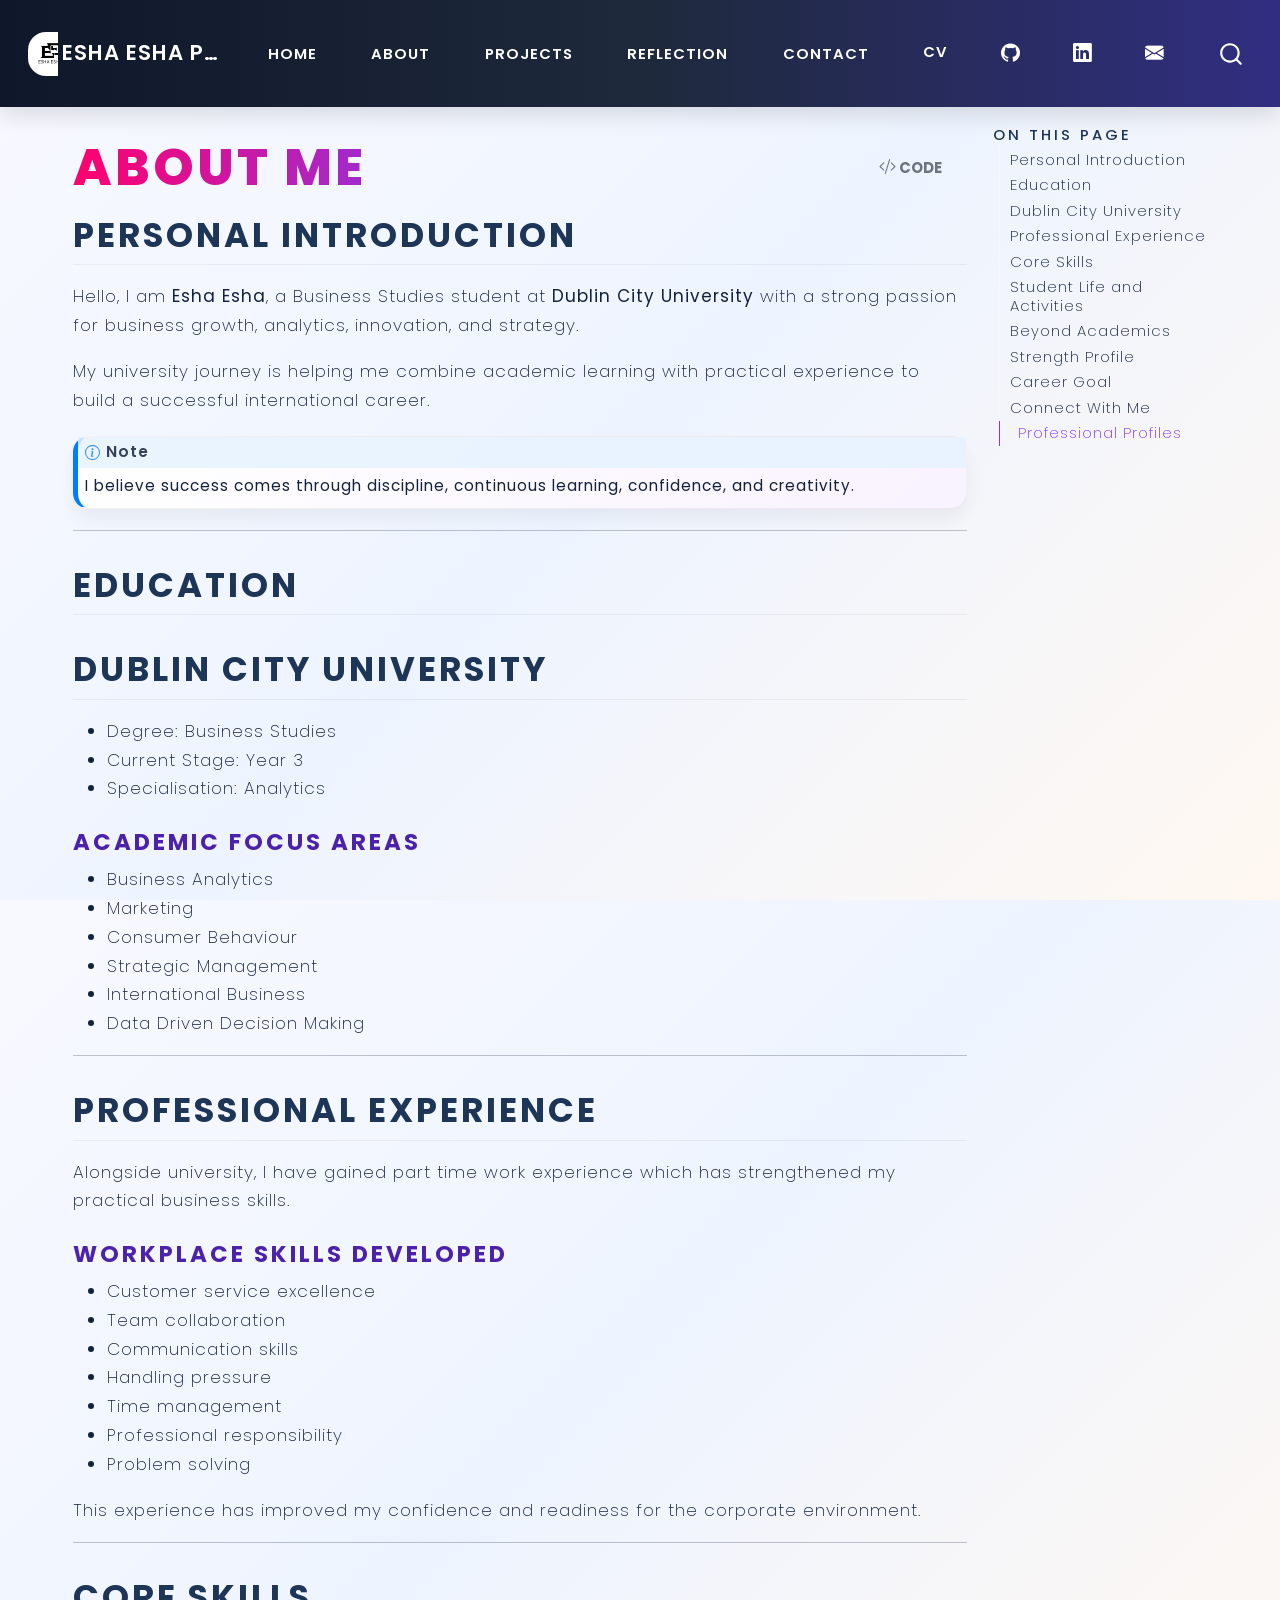
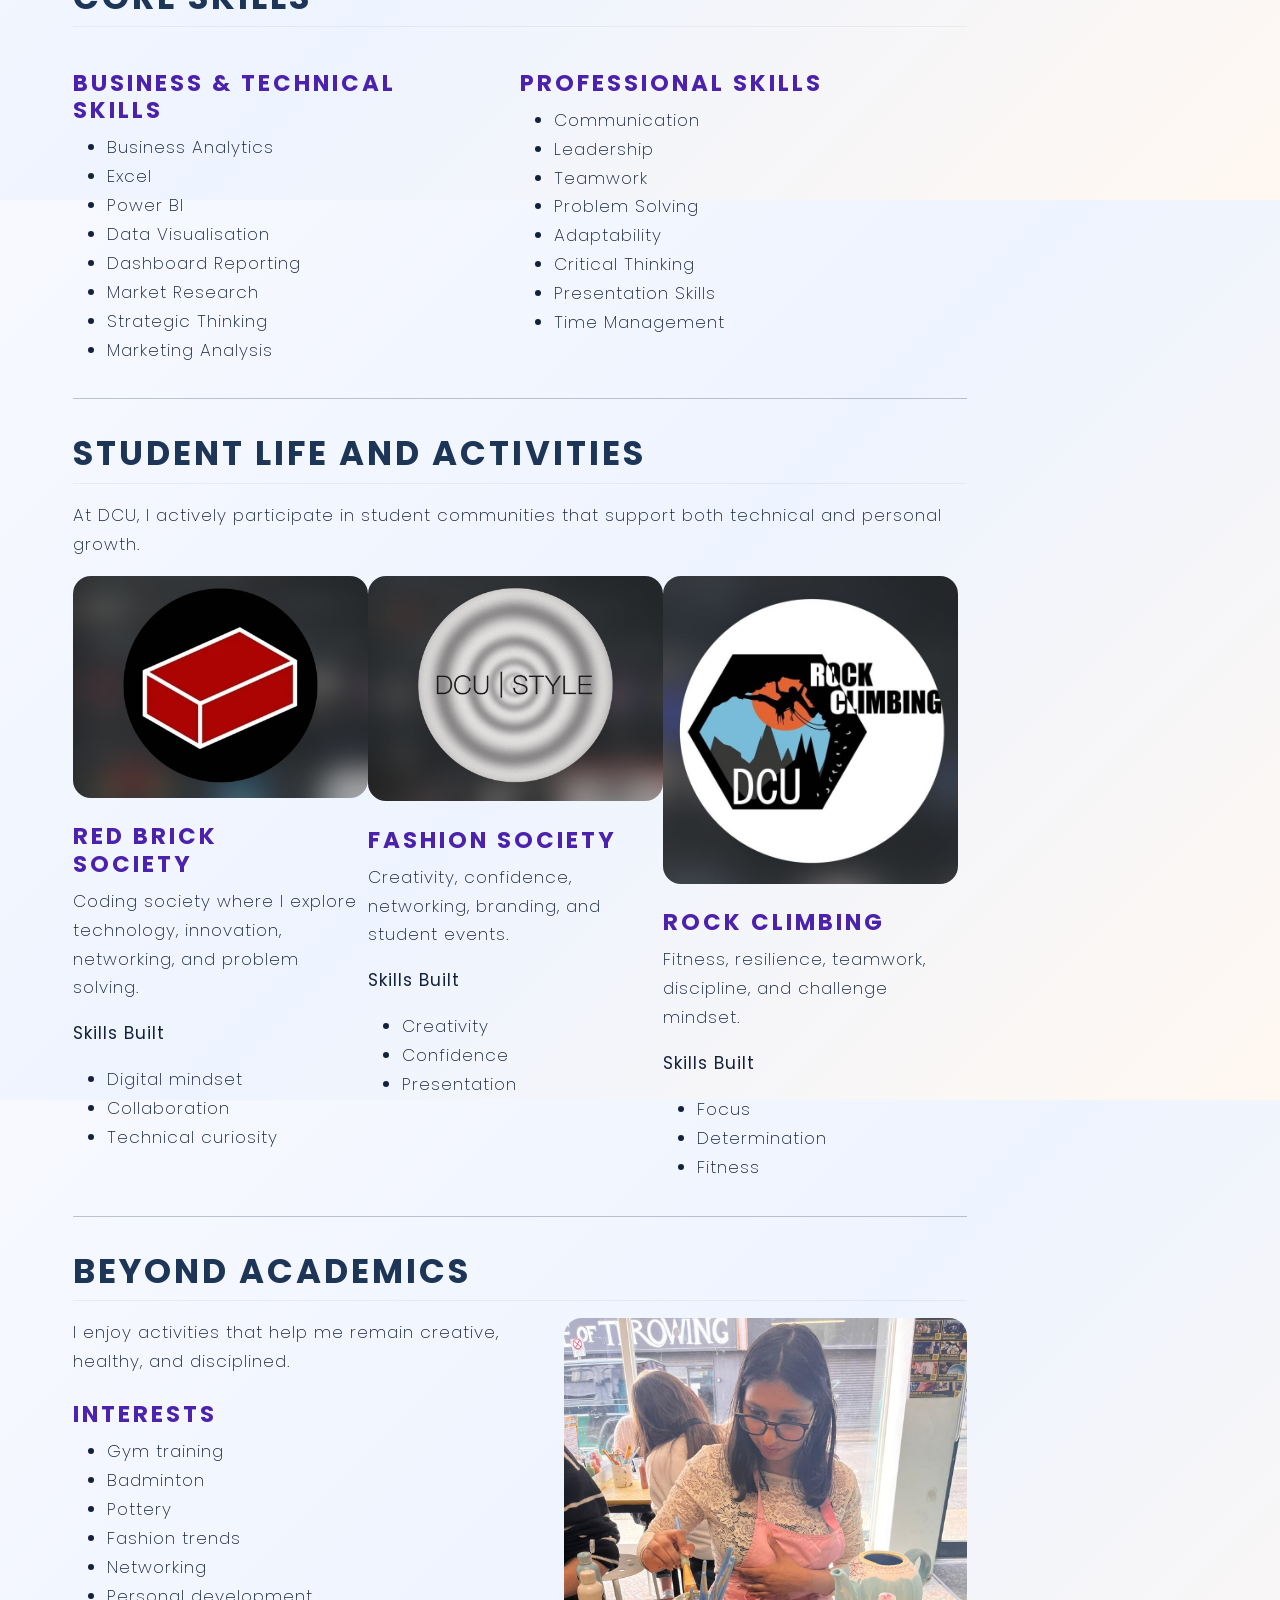
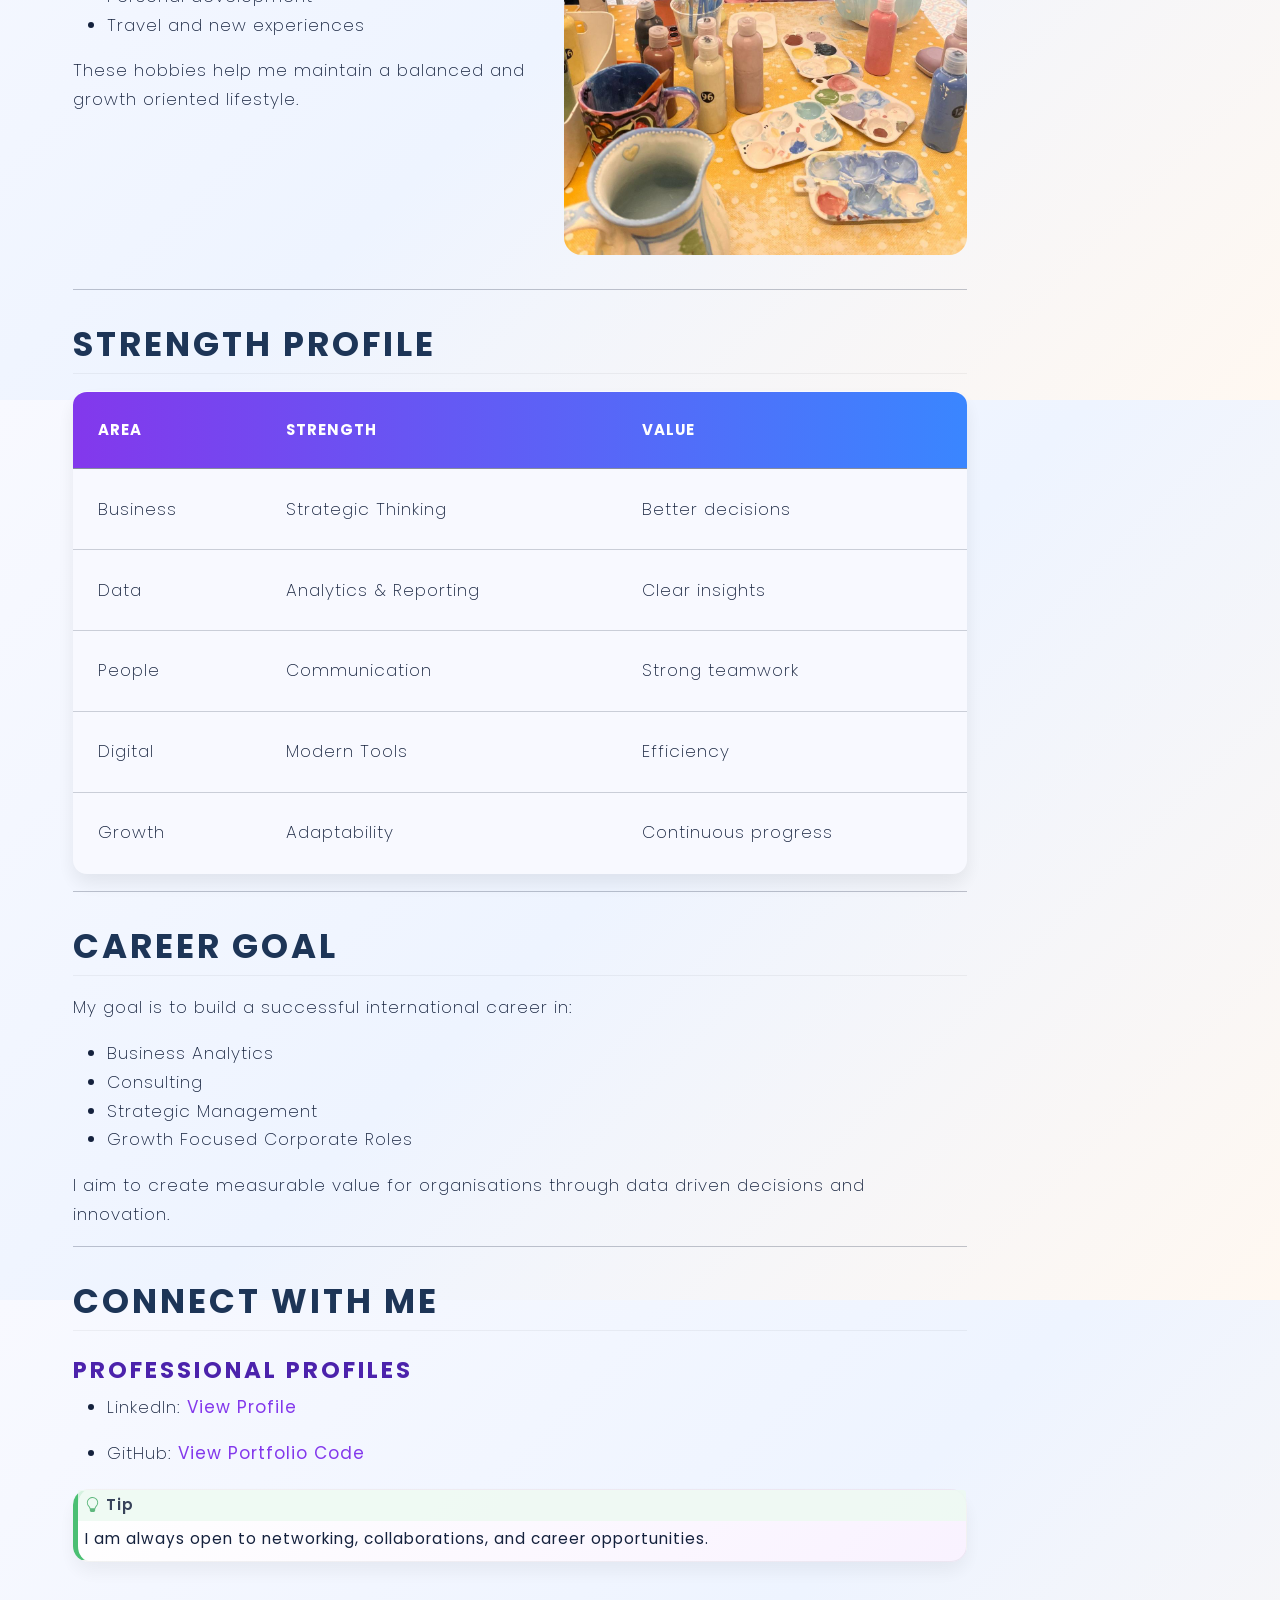
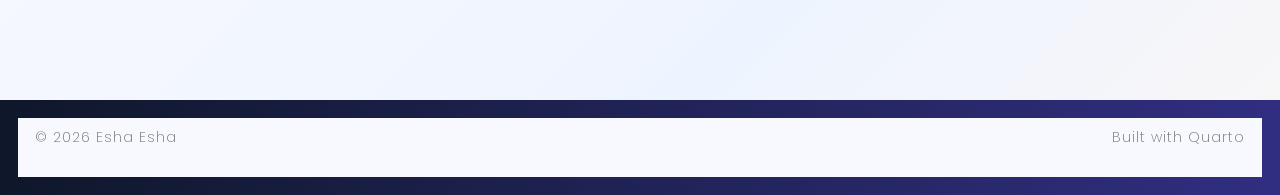
<file: docs/about.html>
<!DOCTYPE html>
<html xmlns="http://www.w3.org/1999/xhtml" lang="en" xml:lang="en"><head>

<meta charset="utf-8">
<meta name="generator" content="quarto-1.9.37">

<meta name="viewport" content="width=device-width, initial-scale=1.0, user-scalable=yes">


<title>About Me – Esha Esha Portfolio</title>
<style>
/* Default styles provided by pandoc.
** See https://pandoc.org/MANUAL.html#variables-for-html for config info.
*/
code{white-space: pre-wrap;}
span.smallcaps{font-variant: small-caps;}
div.columns{display: flex; gap: min(4vw, 1.5em);}
div.column{flex: auto; overflow-x: auto;}
div.hanging-indent{margin-left: 1.5em; text-indent: -1.5em;}
ul.task-list{list-style: none;}
ul.task-list li input[type="checkbox"] {
  width: 0.8em;
  margin: 0 0.8em 0.2em -1em; /* quarto-specific, see https://github.com/quarto-dev/quarto-cli/issues/4556 */ 
  vertical-align: middle;
}
/* CSS for syntax highlighting */
html { -webkit-text-size-adjust: 100%; }
pre > code.sourceCode { white-space: pre; position: relative; }
pre > code.sourceCode > span { display: inline-block; line-height: 1.25; }
pre > code.sourceCode > span:empty { height: 1.2em; }
.sourceCode { overflow: visible; }
code.sourceCode > span { color: inherit; text-decoration: inherit; }
div.sourceCode { margin: 1em 0; }
pre.sourceCode { margin: 0; }
@media screen {
div.sourceCode { overflow: auto; }
}
@media print {
pre > code.sourceCode { white-space: pre-wrap; }
pre > code.sourceCode > span { text-indent: -5em; padding-left: 5em; }
}
pre.numberSource code
  { counter-reset: source-line 0; }
pre.numberSource code > span
  { position: relative; left: -4em; counter-increment: source-line; }
pre.numberSource code > span > a:first-child::before
  { content: counter(source-line);
    position: relative; left: -1em; text-align: right; vertical-align: baseline;
    border: none; display: inline-block;
    -webkit-touch-callout: none; -webkit-user-select: none;
    -khtml-user-select: none; -moz-user-select: none;
    -ms-user-select: none; user-select: none;
    padding: 0 4px; width: 4em;
  }
pre.numberSource { margin-left: 3em;  padding-left: 4px; }
div.sourceCode
  {   }
@media screen {
pre > code.sourceCode > span > a:first-child::before { text-decoration: underline; }
}
</style>


<script src="site_libs/quarto-nav/quarto-nav.js"></script>
<script src="site_libs/clipboard/clipboard.min.js"></script>
<script src="site_libs/quarto-search/autocomplete.umd.js"></script>
<script src="site_libs/quarto-search/fuse.min.js"></script>
<script src="site_libs/quarto-search/quarto-search.js"></script>
<meta name="quarto:offset" content="./">
<link href="./images/favicon.ico" rel="icon">
<script src="site_libs/quarto-html/quarto.js" type="module"></script>
<script src="site_libs/quarto-html/tabsets/tabsets.js" type="module"></script>
<script src="site_libs/quarto-html/popper.min.js"></script>
<script src="site_libs/quarto-html/tippy.umd.min.js"></script>
<script src="site_libs/quarto-html/anchor.min.js"></script>
<link href="site_libs/quarto-html/tippy.css" rel="stylesheet">
<link href="site_libs/quarto-html/quarto-syntax-highlighting-7f8f88aac4f3542376d5c11b86a4c14d.css" rel="stylesheet" id="quarto-text-highlighting-styles">
<script src="site_libs/bootstrap/bootstrap.min.js"></script>
<link href="site_libs/bootstrap/bootstrap-icons.css" rel="stylesheet">
<link href="site_libs/bootstrap/bootstrap-62bd9c15c62bcbe3210cd828c1195ce9.min.css" rel="stylesheet" append-hash="true" id="quarto-bootstrap" data-mode="light">
<script id="quarto-search-options" type="application/json">{
  "location": "navbar",
  "copy-button": false,
  "collapse-after": 3,
  "panel-placement": "end",
  "type": "overlay",
  "limit": 50,
  "keyboard-shortcut": [
    "f",
    "/",
    "s"
  ],
  "show-item-context": false,
  "language": {
    "search-no-results-text": "No results",
    "search-matching-documents-text": "matching documents",
    "search-copy-link-title": "Copy link to search",
    "search-hide-matches-text": "Hide additional matches",
    "search-more-match-text": "more match in this document",
    "search-more-matches-text": "more matches in this document",
    "search-clear-button-title": "Clear",
    "search-text-placeholder": "",
    "search-detached-cancel-button-title": "Cancel",
    "search-submit-button-title": "Submit",
    "search-label": "Search"
  }
}</script>
<style>html{ scroll-behavior: smooth; }</style>


</head>

<body class="nav-fixed quarto-light">

<div id="quarto-search-results"></div>
  <header id="quarto-header" class="headroom fixed-top">
    <nav class="navbar navbar-expand-lg " data-bs-theme="dark">
      <div class="navbar-container container-fluid">
      <div class="navbar-brand-container mx-auto">
    <a href="./index.html" class="navbar-brand navbar-brand-logo">
    <img src="./images/logo.png" alt="" class="navbar-logo light-content">
    <img src="./images/logo.png" alt="" class="navbar-logo dark-content">
    </a>
    <a class="navbar-brand" href="./index.html">
    <span class="navbar-title">Esha Esha Portfolio</span>
    </a>
  </div>
            <div id="quarto-search" class="" title="Search"></div>
          <button class="navbar-toggler" type="button" data-bs-toggle="collapse" data-bs-target="#navbarCollapse" aria-controls="navbarCollapse" role="menu" aria-expanded="false" aria-label="Toggle navigation" onclick="if (window.quartoToggleHeadroom) { window.quartoToggleHeadroom(); }">
  <span class="navbar-toggler-icon"></span>
</button>
          <div class="collapse navbar-collapse" id="navbarCollapse">
            <ul class="navbar-nav navbar-nav-scroll me-auto">
  <li class="nav-item">
    <a class="nav-link" href="./index.html"> 
<span class="menu-text">Home</span></a>
  </li>  
  <li class="nav-item">
    <a class="nav-link active" href="./about.html" aria-current="page"> 
<span class="menu-text">About</span></a>
  </li>  
  <li class="nav-item">
    <a class="nav-link" href="./projects/index.html"> 
<span class="menu-text">Projects</span></a>
  </li>  
  <li class="nav-item">
    <a class="nav-link" href="./reflection.html"> 
<span class="menu-text">Reflection</span></a>
  </li>  
  <li class="nav-item">
    <a class="nav-link" href="./contact.html"> 
<span class="menu-text">Contact</span></a>
  </li>  
</ul>
            <ul class="navbar-nav navbar-nav-scroll ms-auto">
  <li class="nav-item">
    <a class="nav-link" href="./cv/Esha_CV.pdf" target="_blank"> 
<span class="menu-text">CV</span></a>
  </li>  
  <li class="nav-item compact">
    <a class="nav-link" href="https://github.com/Esha-Dahiya" target="_blank"> <i class="bi bi-github" role="img">
</i> 
<span class="menu-text"></span></a>
  </li>  
  <li class="nav-item compact">
    <a class="nav-link" href="https://www.linkedin.com/in/esha-2a036532a/" target="_blank"> <i class="bi bi-linkedin" role="img">
</i> 
<span class="menu-text"></span></a>
  </li>  
  <li class="nav-item compact">
    <a class="nav-link" href="mailto:esha.esha2@mail.dcu.ie"> <i class="bi bi-envelope-fill" role="img">
</i> 
<span class="menu-text"></span></a>
  </li>  
</ul>
          </div> <!-- /navcollapse -->
            <div class="quarto-navbar-tools">
</div>
      </div> <!-- /container-fluid -->
    </nav>
</header>
<!-- content -->
<div id="quarto-content" class="quarto-container page-columns page-rows-contents page-layout-full page-navbar">
<!-- sidebar -->
<!-- margin-sidebar -->
    <div id="quarto-margin-sidebar" class="sidebar margin-sidebar">
        <nav id="TOC" role="doc-toc" class="toc-active">
    <h2 id="toc-title">On this page</h2>
   
  <ul>
  <li><a href="#personal-introduction" id="toc-personal-introduction" class="nav-link active" data-scroll-target="#personal-introduction">Personal Introduction</a></li>
  <li><a href="#education" id="toc-education" class="nav-link" data-scroll-target="#education">Education</a></li>
  <li><a href="#dublin-city-university" id="toc-dublin-city-university" class="nav-link" data-scroll-target="#dublin-city-university">Dublin City University</a>
  <ul class="collapse">
  <li><a href="#academic-focus-areas" id="toc-academic-focus-areas" class="nav-link" data-scroll-target="#academic-focus-areas">Academic Focus Areas</a></li>
  </ul></li>
  <li><a href="#professional-experience" id="toc-professional-experience" class="nav-link" data-scroll-target="#professional-experience">Professional Experience</a>
  <ul class="collapse">
  <li><a href="#workplace-skills-developed" id="toc-workplace-skills-developed" class="nav-link" data-scroll-target="#workplace-skills-developed">Workplace Skills Developed</a></li>
  </ul></li>
  <li><a href="#core-skills" id="toc-core-skills" class="nav-link" data-scroll-target="#core-skills">Core Skills</a></li>
  <li><a href="#student-life-and-activities" id="toc-student-life-and-activities" class="nav-link" data-scroll-target="#student-life-and-activities">Student Life and Activities</a></li>
  <li><a href="#beyond-academics" id="toc-beyond-academics" class="nav-link" data-scroll-target="#beyond-academics">Beyond Academics</a></li>
  <li><a href="#strength-profile" id="toc-strength-profile" class="nav-link" data-scroll-target="#strength-profile">Strength Profile</a></li>
  <li><a href="#career-goal" id="toc-career-goal" class="nav-link" data-scroll-target="#career-goal">Career Goal</a></li>
  <li><a href="#connect-with-me" id="toc-connect-with-me" class="nav-link" data-scroll-target="#connect-with-me">Connect With Me</a>
  <ul class="collapse">
  <li><a href="#professional-profiles" id="toc-professional-profiles" class="nav-link" data-scroll-target="#professional-profiles">Professional Profiles</a></li>
  </ul></li>
  </ul>
</nav>
    </div>
<!-- main -->
<main class="content column-page-left" id="quarto-document-content">

<header id="title-block-header" class="quarto-title-block default">
<div class="quarto-title">
<div class="quarto-title-block"><div><h1 class="title">About Me</h1><button type="button" class="btn code-tools-button" id="quarto-code-tools-source"><i class="bi"></i> Code</button></div></div>
</div>



<div class="quarto-title-meta column-page-left">

    
  
    
  </div>
  


</header>


<section id="personal-introduction" class="level2">
<h2 class="anchored" data-anchor-id="personal-introduction">Personal Introduction</h2>
<p>Hello, I am <strong>Esha Esha</strong>, a Business Studies student at <strong>Dublin City University</strong> with a strong passion for business growth, analytics, innovation, and strategy.</p>
<p>My university journey is helping me combine academic learning with practical experience to build a successful international career.</p>
<div class="callout callout-style-default callout-note callout-titled">
<div class="callout-header d-flex align-content-center">
<div class="callout-icon-container">
<i class="callout-icon"></i>
</div>
<div class="callout-title-container flex-fill">
Note
</div>
</div>
<div class="callout-body-container callout-body">
<p>I believe success comes through discipline, continuous learning, confidence, and creativity.</p>
</div>
</div>
<hr>
</section>
<section id="education" class="level2">
<h2 class="anchored" data-anchor-id="education">Education</h2>
</section>
<section id="dublin-city-university" class="level2">
<h2 class="anchored" data-anchor-id="dublin-city-university">Dublin City University</h2>
<ul>
<li>Degree: Business Studies<br>
</li>
<li>Current Stage: Year 3<br>
</li>
<li>Specialisation: Analytics</li>
</ul>
<section id="academic-focus-areas" class="level3">
<h3 class="anchored" data-anchor-id="academic-focus-areas">Academic Focus Areas</h3>
<ul>
<li>Business Analytics<br>
</li>
<li>Marketing<br>
</li>
<li>Consumer Behaviour<br>
</li>
<li>Strategic Management<br>
</li>
<li>International Business<br>
</li>
<li>Data Driven Decision Making</li>
</ul>
<hr>
</section>
</section>
<section id="professional-experience" class="level2">
<h2 class="anchored" data-anchor-id="professional-experience">Professional Experience</h2>
<p>Alongside university, I have gained part time work experience which has strengthened my practical business skills.</p>
<section id="workplace-skills-developed" class="level3">
<h3 class="anchored" data-anchor-id="workplace-skills-developed">Workplace Skills Developed</h3>
<ul>
<li>Customer service excellence<br>
</li>
<li>Team collaboration<br>
</li>
<li>Communication skills<br>
</li>
<li>Handling pressure<br>
</li>
<li>Time management<br>
</li>
<li>Professional responsibility<br>
</li>
<li>Problem solving</li>
</ul>
<p>This experience has improved my confidence and readiness for the corporate environment.</p>
<hr>
</section>
</section>
<section id="core-skills" class="level2">
<h2 class="anchored" data-anchor-id="core-skills">Core Skills</h2>
<div class="columns">
<div class="column" style="width:50%;">
<section id="business-technical-skills" class="level3">
<h3 class="anchored" data-anchor-id="business-technical-skills">Business &amp; Technical Skills</h3>
<ul>
<li>Business Analytics<br>
</li>
<li>Excel<br>
</li>
<li>Power BI<br>
</li>
<li>Data Visualisation<br>
</li>
<li>Dashboard Reporting<br>
</li>
<li>Market Research<br>
</li>
<li>Strategic Thinking<br>
</li>
<li>Marketing Analysis</li>
</ul>
</section>
</div><div class="column" style="width:50%;">
<section id="professional-skills" class="level3">
<h3 class="anchored" data-anchor-id="professional-skills">Professional Skills</h3>
<ul>
<li>Communication<br>
</li>
<li>Leadership<br>
</li>
<li>Teamwork<br>
</li>
<li>Problem Solving<br>
</li>
<li>Adaptability<br>
</li>
<li>Critical Thinking<br>
</li>
<li>Presentation Skills<br>
</li>
<li>Time Management</li>
</ul>
</section>
</div>
</div>
<hr>
</section>
<section id="student-life-and-activities" class="level2">
<h2 class="anchored" data-anchor-id="student-life-and-activities">Student Life and Activities</h2>
<p>At DCU, I actively participate in student communities that support both technical and personal growth.</p>
<div class="columns">
<div class="column" style="width:33%;">
<p><img src="images/redbrick.jpg" class="img-fluid" style="width:100.0%" alt="Redbrick Society"></p>
<section id="red-brick-society" class="level3">
<h3 class="anchored" data-anchor-id="red-brick-society">Red Brick Society</h3>
<p>Coding society where I explore technology, innovation, networking, and problem solving.</p>
<p><strong>Skills Built</strong></p>
<ul>
<li>Digital mindset<br>
</li>
<li>Collaboration<br>
</li>
<li>Technical curiosity</li>
</ul>
</section>
</div><div class="column" style="width:33%;">
<p><img src="images/FS.jpg" class="img-fluid" style="width:100.0%" alt="Fashion Society"></p>
<section id="fashion-society" class="level3">
<h3 class="anchored" data-anchor-id="fashion-society">Fashion Society</h3>
<p>Creativity, confidence, networking, branding, and student events.</p>
<p><strong>Skills Built</strong></p>
<ul>
<li>Creativity<br>
</li>
<li>Confidence<br>
</li>
<li>Presentation</li>
</ul>
</section>
</div><div class="column" style="width:33%;">
<p><img src="images/DCU.jpg" class="img-fluid" style="width:100.0%" alt="Rock Climbing"></p>
<section id="rock-climbing" class="level3">
<h3 class="anchored" data-anchor-id="rock-climbing">Rock Climbing</h3>
<p>Fitness, resilience, teamwork, discipline, and challenge mindset.</p>
<p><strong>Skills Built</strong></p>
<ul>
<li>Focus<br>
</li>
<li>Determination<br>
</li>
<li>Fitness</li>
</ul>
</section>
</div>
</div>
<hr>
</section>
<section id="beyond-academics" class="level2">
<h2 class="anchored" data-anchor-id="beyond-academics">Beyond Academics</h2>
<div class="columns">
<div class="column" style="width:55%;">
<p>I enjoy activities that help me remain creative, healthy, and disciplined.</p>
<section id="interests" class="level3">
<h3 class="anchored" data-anchor-id="interests">Interests</h3>
<ul>
<li>Gym training<br>
</li>
<li>Badminton<br>
</li>
<li>Pottery<br>
</li>
<li>Fashion trends<br>
</li>
<li>Networking<br>
</li>
<li>Personal development<br>
</li>
<li>Travel and new experiences</li>
</ul>
<p>These hobbies help me maintain a balanced and growth oriented lifestyle.</p>
</section>
</div><div class="column" style="width:45%;">
<p><img src="images/pottery.jpg" class="img-fluid" style="width:100.0%"></p>
</div>
</div>
<hr>
</section>
<section id="strength-profile" class="level2">
<h2 class="anchored" data-anchor-id="strength-profile">Strength Profile</h2>
<table class="caption-top table">
<thead>
<tr class="header">
<th>Area</th>
<th>Strength</th>
<th>Value</th>
</tr>
</thead>
<tbody>
<tr class="odd">
<td>Business</td>
<td>Strategic Thinking</td>
<td>Better decisions</td>
</tr>
<tr class="even">
<td>Data</td>
<td>Analytics &amp; Reporting</td>
<td>Clear insights</td>
</tr>
<tr class="odd">
<td>People</td>
<td>Communication</td>
<td>Strong teamwork</td>
</tr>
<tr class="even">
<td>Digital</td>
<td>Modern Tools</td>
<td>Efficiency</td>
</tr>
<tr class="odd">
<td>Growth</td>
<td>Adaptability</td>
<td>Continuous progress</td>
</tr>
</tbody>
</table>
<hr>
</section>
<section id="career-goal" class="level2">
<h2 class="anchored" data-anchor-id="career-goal">Career Goal</h2>
<p>My goal is to build a successful international career in:</p>
<ul>
<li>Business Analytics<br>
</li>
<li>Consulting<br>
</li>
<li>Strategic Management<br>
</li>
<li>Growth Focused Corporate Roles</li>
</ul>
<p>I aim to create measurable value for organisations through data driven decisions and innovation.</p>
<hr>
</section>
<section id="connect-with-me" class="level2">
<h2 class="anchored" data-anchor-id="connect-with-me">Connect With Me</h2>
<section id="professional-profiles" class="level3">
<h3 class="anchored" data-anchor-id="professional-profiles">Professional Profiles</h3>
<ul>
<li><p>LinkedIn: <a href="https://www.linkedin.com/in/esha-2a036532a">View Profile</a></p></li>
<li><p>GitHub: <a href="https://github.com/Esha-Dahiya">View Portfolio Code</a></p></li>
</ul>
<div class="callout callout-style-default callout-tip callout-titled">
<div class="callout-header d-flex align-content-center">
<div class="callout-icon-container">
<i class="callout-icon"></i>
</div>
<div class="callout-title-container flex-fill">
Tip
</div>
</div>
<div class="callout-body-container callout-body">
<p>I am always open to networking, collaborations, and career opportunities.</p>
</div>
</div>


<!-- -->

</section>
</section>

</main> <!-- /main -->
<script id="quarto-html-after-body" type="application/javascript">
  window.document.addEventListener("DOMContentLoaded", function (event) {
    const icon = "";
    const anchorJS = new window.AnchorJS();
    anchorJS.options = {
      placement: 'right',
      icon: icon
    };
    anchorJS.add('.anchored');
    const isCodeAnnotation = (el) => {
      for (const clz of el.classList) {
        if (clz.startsWith('code-annotation-')) {                     
          return true;
        }
      }
      return false;
    }
    const onCopySuccess = function(e) {
      // button target
      const button = e.trigger;
      // don't keep focus
      button.blur();
      // flash "checked"
      button.classList.add('code-copy-button-checked');
      var currentTitle = button.getAttribute("title");
      button.setAttribute("title", "Copied!");
      let tooltip;
      if (window.bootstrap) {
        button.setAttribute("data-bs-toggle", "tooltip");
        button.setAttribute("data-bs-placement", "left");
        button.setAttribute("data-bs-title", "Copied!");
        tooltip = new bootstrap.Tooltip(button, 
          { trigger: "manual", 
            customClass: "code-copy-button-tooltip",
            offset: [0, -8]});
        tooltip.show();    
      }
      setTimeout(function() {
        if (tooltip) {
          tooltip.hide();
          button.removeAttribute("data-bs-title");
          button.removeAttribute("data-bs-toggle");
          button.removeAttribute("data-bs-placement");
        }
        button.setAttribute("title", currentTitle);
        button.classList.remove('code-copy-button-checked');
      }, 1000);
      // clear code selection
      e.clearSelection();
    }
    const getTextToCopy = function(trigger) {
      const outerScaffold = trigger.parentElement.cloneNode(true);
      const codeEl = outerScaffold.querySelector('code');
      for (const childEl of codeEl.children) {
        if (isCodeAnnotation(childEl)) {
          childEl.remove();
        }
      }
      return codeEl.innerText;
    }
    const clipboard = new window.ClipboardJS('.code-copy-button:not([data-in-quarto-modal])', {
      text: getTextToCopy
    });
    clipboard.on('success', onCopySuccess);
    if (window.document.getElementById('quarto-embedded-source-code-modal')) {
      const clipboardModal = new window.ClipboardJS('.code-copy-button[data-in-quarto-modal]', {
        text: getTextToCopy,
        container: window.document.getElementById('quarto-embedded-source-code-modal')
      });
      clipboardModal.on('success', onCopySuccess);
    }
    const viewSource = window.document.getElementById('quarto-view-source') ||
                       window.document.getElementById('quarto-code-tools-source');
    if (viewSource) {
      const sourceUrl = viewSource.getAttribute("data-quarto-source-url");
      viewSource.addEventListener("click", function(e) {
        if (sourceUrl) {
          // rstudio viewer pane
          if (/\bcapabilities=\b/.test(window.location)) {
            window.open(sourceUrl);
          } else {
            window.location.href = sourceUrl;
          }
        } else {
          const modal = new bootstrap.Modal(document.getElementById('quarto-embedded-source-code-modal'));
          modal.show();
        }
        return false;
      });
    }
    function toggleCodeHandler(show) {
      return function(e) {
        const detailsSrc = window.document.querySelectorAll(".cell > details > .sourceCode");
        for (let i=0; i<detailsSrc.length; i++) {
          const details = detailsSrc[i].parentElement;
          if (show) {
            details.open = true;
          } else {
            details.removeAttribute("open");
          }
        }
        const cellCodeDivs = window.document.querySelectorAll(".cell > .sourceCode");
        const fromCls = show ? "hidden" : "unhidden";
        const toCls = show ? "unhidden" : "hidden";
        for (let i=0; i<cellCodeDivs.length; i++) {
          const codeDiv = cellCodeDivs[i];
          if (codeDiv.classList.contains(fromCls)) {
            codeDiv.classList.remove(fromCls);
            codeDiv.classList.add(toCls);
          } 
        }
        return false;
      }
    }
    const hideAllCode = window.document.getElementById("quarto-hide-all-code");
    if (hideAllCode) {
      hideAllCode.addEventListener("click", toggleCodeHandler(false));
    }
    const showAllCode = window.document.getElementById("quarto-show-all-code");
    if (showAllCode) {
      showAllCode.addEventListener("click", toggleCodeHandler(true));
    }
      var localhostRegex = new RegExp(/^(?:http|https):\/\/localhost\:?[0-9]*\//);
      var mailtoRegex = new RegExp(/^mailto:/);
        var filterRegex = new RegExp('/' + window.location.host + '/');
      var isInternal = (href) => {
          return filterRegex.test(href) || localhostRegex.test(href) || mailtoRegex.test(href);
      }
      // Inspect non-navigation links and adorn them if external
     var links = window.document.querySelectorAll('a[href]:not(.nav-link):not(.navbar-brand):not(.toc-action):not(.sidebar-link):not(.sidebar-item-toggle):not(.pagination-link):not(.no-external):not([aria-hidden]):not(.dropdown-item):not(.quarto-navigation-tool):not(.about-link)');
      for (var i=0; i<links.length; i++) {
        const link = links[i];
        if (!isInternal(link.href)) {
          // undo the damage that might have been done by quarto-nav.js in the case of
          // links that we want to consider external
          if (link.dataset.originalHref !== undefined) {
            link.href = link.dataset.originalHref;
          }
            // target, if specified
            link.setAttribute("target", "_blank");
            if (link.getAttribute("rel") === null) {
              link.setAttribute("rel", "noopener");
            }
        }
      }
    function tippyHover(el, contentFn, onTriggerFn, onUntriggerFn) {
      const config = {
        allowHTML: true,
        maxWidth: 500,
        delay: 100,
        arrow: false,
        appendTo: function(el) {
            return el.parentElement;
        },
        interactive: true,
        interactiveBorder: 10,
        theme: 'quarto',
        placement: 'bottom-start',
      };
      if (contentFn) {
        config.content = contentFn;
      }
      if (onTriggerFn) {
        config.onTrigger = onTriggerFn;
      }
      if (onUntriggerFn) {
        config.onUntrigger = onUntriggerFn;
      }
      window.tippy(el, config); 
    }
    const noterefs = window.document.querySelectorAll('a[role="doc-noteref"]');
    for (var i=0; i<noterefs.length; i++) {
      const ref = noterefs[i];
      tippyHover(ref, function() {
        // use id or data attribute instead here
        let href = ref.getAttribute('data-footnote-href') || ref.getAttribute('href');
        try { href = new URL(href).hash; } catch {}
        const id = href.replace(/^#\/?/, "");
        const note = window.document.getElementById(id);
        if (note) {
          return note.innerHTML;
        } else {
          return "";
        }
      });
    }
    const xrefs = window.document.querySelectorAll('a.quarto-xref');
    const processXRef = (id, note) => {
      // Strip column container classes
      const stripColumnClz = (el) => {
        el.classList.remove("page-full", "page-columns");
        if (el.children) {
          for (const child of el.children) {
            stripColumnClz(child);
          }
        }
      }
      stripColumnClz(note)
      if (id === null || id.startsWith('sec-')) {
        // Special case sections, only their first couple elements
        const container = document.createElement("div");
        if (note.children && note.children.length > 2) {
          container.appendChild(note.children[0].cloneNode(true));
          for (let i = 1; i < note.children.length; i++) {
            const child = note.children[i];
            if (child.tagName === "P" && child.innerText === "") {
              continue;
            } else {
              container.appendChild(child.cloneNode(true));
              break;
            }
          }
          if (window.Quarto?.typesetMath) {
            window.Quarto.typesetMath(container);
          }
          return container.innerHTML
        } else {
          if (window.Quarto?.typesetMath) {
            window.Quarto.typesetMath(note);
          }
          return note.innerHTML;
        }
      } else {
        // Remove any anchor links if they are present
        const anchorLink = note.querySelector('a.anchorjs-link');
        if (anchorLink) {
          anchorLink.remove();
        }
        if (window.Quarto?.typesetMath) {
          window.Quarto.typesetMath(note);
        }
        if (note.classList.contains("callout")) {
          return note.outerHTML;
        } else {
          return note.innerHTML;
        }
      }
    }
    for (var i=0; i<xrefs.length; i++) {
      const xref = xrefs[i];
      tippyHover(xref, undefined, function(instance) {
        instance.disable();
        let url = xref.getAttribute('href');
        let hash = undefined; 
        if (url.startsWith('#')) {
          hash = url;
        } else {
          try { hash = new URL(url).hash; } catch {}
        }
        if (hash) {
          const id = hash.replace(/^#\/?/, "");
          const note = window.document.getElementById(id);
          if (note !== null) {
            try {
              const html = processXRef(id, note.cloneNode(true));
              instance.setContent(html);
            } finally {
              instance.enable();
              instance.show();
            }
          } else {
            // See if we can fetch this
            fetch(url.split('#')[0])
            .then(res => res.text())
            .then(html => {
              const parser = new DOMParser();
              const htmlDoc = parser.parseFromString(html, "text/html");
              const note = htmlDoc.getElementById(id);
              if (note !== null) {
                const html = processXRef(id, note);
                instance.setContent(html);
              } 
            }).finally(() => {
              instance.enable();
              instance.show();
            });
          }
        } else {
          // See if we can fetch a full url (with no hash to target)
          // This is a special case and we should probably do some content thinning / targeting
          fetch(url)
          .then(res => res.text())
          .then(html => {
            const parser = new DOMParser();
            const htmlDoc = parser.parseFromString(html, "text/html");
            const note = htmlDoc.querySelector('main.content');
            if (note !== null) {
              // This should only happen for chapter cross references
              // (since there is no id in the URL)
              // remove the first header
              if (note.children.length > 0 && note.children[0].tagName === "HEADER") {
                note.children[0].remove();
              }
              const html = processXRef(null, note);
              instance.setContent(html);
            } 
          }).finally(() => {
            instance.enable();
            instance.show();
          });
        }
      }, function(instance) {
      });
    }
        let selectedAnnoteEl;
        const selectorForAnnotation = ( cell, annotation) => {
          let cellAttr = 'data-code-cell="' + cell + '"';
          let lineAttr = 'data-code-annotation="' +  annotation + '"';
          const selector = 'span[' + cellAttr + '][' + lineAttr + ']';
          return selector;
        }
        const selectCodeLines = (annoteEl) => {
          const doc = window.document;
          const targetCell = annoteEl.getAttribute("data-target-cell");
          const targetAnnotation = annoteEl.getAttribute("data-target-annotation");
          const annoteSpan = window.document.querySelector(selectorForAnnotation(targetCell, targetAnnotation));
          const lines = annoteSpan.getAttribute("data-code-lines").split(",");
          const lineIds = lines.map((line) => {
            return targetCell + "-" + line;
          })
          let top = null;
          let height = null;
          let parent = null;
          if (lineIds.length > 0) {
              //compute the position of the single el (top and bottom and make a div)
              const el = window.document.getElementById(lineIds[0]);
              top = el.offsetTop;
              height = el.offsetHeight;
              parent = el.parentElement.parentElement;
            if (lineIds.length > 1) {
              const lastEl = window.document.getElementById(lineIds[lineIds.length - 1]);
              const bottom = lastEl.offsetTop + lastEl.offsetHeight;
              height = bottom - top;
            }
            if (top !== null && height !== null && parent !== null) {
              // cook up a div (if necessary) and position it 
              let div = window.document.getElementById("code-annotation-line-highlight");
              if (div === null) {
                div = window.document.createElement("div");
                div.setAttribute("id", "code-annotation-line-highlight");
                div.style.position = 'absolute';
                parent.appendChild(div);
              }
              div.style.top = top - 2 + "px";
              div.style.height = height + 4 + "px";
              div.style.left = 0;
              let gutterDiv = window.document.getElementById("code-annotation-line-highlight-gutter");
              if (gutterDiv === null) {
                gutterDiv = window.document.createElement("div");
                gutterDiv.setAttribute("id", "code-annotation-line-highlight-gutter");
                gutterDiv.style.position = 'absolute';
                const codeCell = window.document.getElementById(targetCell);
                const gutter = codeCell.querySelector('.code-annotation-gutter');
                gutter.appendChild(gutterDiv);
              }
              gutterDiv.style.top = top - 2 + "px";
              gutterDiv.style.height = height + 4 + "px";
            }
            selectedAnnoteEl = annoteEl;
          }
        };
        const unselectCodeLines = () => {
          const elementsIds = ["code-annotation-line-highlight", "code-annotation-line-highlight-gutter"];
          elementsIds.forEach((elId) => {
            const div = window.document.getElementById(elId);
            if (div) {
              div.remove();
            }
          });
          selectedAnnoteEl = undefined;
        };
          // Handle positioning of the toggle
      window.addEventListener(
        "resize",
        throttle(() => {
          elRect = undefined;
          if (selectedAnnoteEl) {
            selectCodeLines(selectedAnnoteEl);
          }
        }, 10)
      );
      function throttle(fn, ms) {
      let throttle = false;
      let timer;
        return (...args) => {
          if(!throttle) { // first call gets through
              fn.apply(this, args);
              throttle = true;
          } else { // all the others get throttled
              if(timer) clearTimeout(timer); // cancel #2
              timer = setTimeout(() => {
                fn.apply(this, args);
                timer = throttle = false;
              }, ms);
          }
        };
      }
        // Attach click handler to the DT
        const annoteDls = window.document.querySelectorAll('dt[data-target-cell]');
        for (const annoteDlNode of annoteDls) {
          annoteDlNode.addEventListener('click', (event) => {
            const clickedEl = event.target;
            if (clickedEl !== selectedAnnoteEl) {
              unselectCodeLines();
              const activeEl = window.document.querySelector('dt[data-target-cell].code-annotation-active');
              if (activeEl) {
                activeEl.classList.remove('code-annotation-active');
              }
              selectCodeLines(clickedEl);
              clickedEl.classList.add('code-annotation-active');
            } else {
              // Unselect the line
              unselectCodeLines();
              clickedEl.classList.remove('code-annotation-active');
            }
          });
        }
    const findCites = (el) => {
      const parentEl = el.parentElement;
      if (parentEl) {
        const cites = parentEl.dataset.cites;
        if (cites) {
          return {
            el,
            cites: cites.split(' ')
          };
        } else {
          return findCites(el.parentElement)
        }
      } else {
        return undefined;
      }
    };
    var bibliorefs = window.document.querySelectorAll('a[role="doc-biblioref"]');
    for (var i=0; i<bibliorefs.length; i++) {
      const ref = bibliorefs[i];
      const citeInfo = findCites(ref);
      if (citeInfo) {
        tippyHover(citeInfo.el, function() {
          var popup = window.document.createElement('div');
          citeInfo.cites.forEach(function(cite) {
            var citeDiv = window.document.createElement('div');
            citeDiv.classList.add('hanging-indent');
            citeDiv.classList.add('csl-entry');
            var biblioDiv = window.document.getElementById('ref-' + cite);
            if (biblioDiv) {
              citeDiv.innerHTML = biblioDiv.innerHTML;
            }
            popup.appendChild(citeDiv);
          });
          return popup.innerHTML;
        });
      }
    }
  });
  </script><div class="modal fade" id="quarto-embedded-source-code-modal" tabindex="-1" aria-labelledby="quarto-embedded-source-code-modal-label" aria-hidden="true"><div class="modal-dialog modal-dialog-scrollable"><div class="modal-content"><div class="modal-header"><h5 class="modal-title" id="quarto-embedded-source-code-modal-label">Source Code</h5><button class="btn-close" data-bs-dismiss="modal"></button></div><div class="modal-body"><div class="">
<div class="code-copy-outer-scaffold"><div class="sourceCode" id="cb1" data-shortcodes="false"><pre class="sourceCode markdown code-with-copy"><code class="sourceCode markdown"><span id="cb1-1"><a href="#cb1-1" aria-hidden="true" tabindex="-1"></a><span class="co">---</span></span>
<span id="cb1-2"><a href="#cb1-2" aria-hidden="true" tabindex="-1"></a><span class="an">title:</span><span class="co"> "About Me"</span></span>
<span id="cb1-3"><a href="#cb1-3" aria-hidden="true" tabindex="-1"></a><span class="an">page-layout:</span><span class="co"> full</span></span>
<span id="cb1-4"><a href="#cb1-4" aria-hidden="true" tabindex="-1"></a><span class="an">toc:</span><span class="co"> true</span></span>
<span id="cb1-5"><a href="#cb1-5" aria-hidden="true" tabindex="-1"></a><span class="co">---</span></span>
<span id="cb1-6"><a href="#cb1-6" aria-hidden="true" tabindex="-1"></a></span>
<span id="cb1-7"><a href="#cb1-7" aria-hidden="true" tabindex="-1"></a><span class="fu">## Personal Introduction</span></span>
<span id="cb1-8"><a href="#cb1-8" aria-hidden="true" tabindex="-1"></a></span>
<span id="cb1-9"><a href="#cb1-9" aria-hidden="true" tabindex="-1"></a>Hello, I am **Esha Esha**, a Business Studies student at **Dublin City University** with a strong passion for business growth, analytics, innovation, and strategy.</span>
<span id="cb1-10"><a href="#cb1-10" aria-hidden="true" tabindex="-1"></a></span>
<span id="cb1-11"><a href="#cb1-11" aria-hidden="true" tabindex="-1"></a>My university journey is helping me combine academic learning with practical experience to build a successful international career.</span>
<span id="cb1-12"><a href="#cb1-12" aria-hidden="true" tabindex="-1"></a></span>
<span id="cb1-13"><a href="#cb1-13" aria-hidden="true" tabindex="-1"></a>::: {.callout-note}</span>
<span id="cb1-14"><a href="#cb1-14" aria-hidden="true" tabindex="-1"></a>I believe success comes through discipline, continuous learning, confidence, and creativity.</span>
<span id="cb1-15"><a href="#cb1-15" aria-hidden="true" tabindex="-1"></a>:::</span>
<span id="cb1-16"><a href="#cb1-16" aria-hidden="true" tabindex="-1"></a></span>
<span id="cb1-17"><a href="#cb1-17" aria-hidden="true" tabindex="-1"></a>---</span>
<span id="cb1-18"><a href="#cb1-18" aria-hidden="true" tabindex="-1"></a></span>
<span id="cb1-19"><a href="#cb1-19" aria-hidden="true" tabindex="-1"></a><span class="fu">## Education</span></span>
<span id="cb1-20"><a href="#cb1-20" aria-hidden="true" tabindex="-1"></a></span>
<span id="cb1-21"><a href="#cb1-21" aria-hidden="true" tabindex="-1"></a><span class="fu">## Dublin City University</span></span>
<span id="cb1-22"><a href="#cb1-22" aria-hidden="true" tabindex="-1"></a></span>
<span id="cb1-23"><a href="#cb1-23" aria-hidden="true" tabindex="-1"></a><span class="ss">- </span>Degree: Business Studies  </span>
<span id="cb1-24"><a href="#cb1-24" aria-hidden="true" tabindex="-1"></a><span class="ss">- </span>Current Stage: Year 3  </span>
<span id="cb1-25"><a href="#cb1-25" aria-hidden="true" tabindex="-1"></a><span class="ss">- </span>Specialisation: Analytics  </span>
<span id="cb1-26"><a href="#cb1-26" aria-hidden="true" tabindex="-1"></a></span>
<span id="cb1-27"><a href="#cb1-27" aria-hidden="true" tabindex="-1"></a><span class="fu">### Academic Focus Areas</span></span>
<span id="cb1-28"><a href="#cb1-28" aria-hidden="true" tabindex="-1"></a></span>
<span id="cb1-29"><a href="#cb1-29" aria-hidden="true" tabindex="-1"></a><span class="ss">- </span>Business Analytics  </span>
<span id="cb1-30"><a href="#cb1-30" aria-hidden="true" tabindex="-1"></a><span class="ss">- </span>Marketing  </span>
<span id="cb1-31"><a href="#cb1-31" aria-hidden="true" tabindex="-1"></a><span class="ss">- </span>Consumer Behaviour  </span>
<span id="cb1-32"><a href="#cb1-32" aria-hidden="true" tabindex="-1"></a><span class="ss">- </span>Strategic Management  </span>
<span id="cb1-33"><a href="#cb1-33" aria-hidden="true" tabindex="-1"></a><span class="ss">- </span>International Business  </span>
<span id="cb1-34"><a href="#cb1-34" aria-hidden="true" tabindex="-1"></a><span class="ss">- </span>Data Driven Decision Making  </span>
<span id="cb1-35"><a href="#cb1-35" aria-hidden="true" tabindex="-1"></a></span>
<span id="cb1-36"><a href="#cb1-36" aria-hidden="true" tabindex="-1"></a>---</span>
<span id="cb1-37"><a href="#cb1-37" aria-hidden="true" tabindex="-1"></a></span>
<span id="cb1-38"><a href="#cb1-38" aria-hidden="true" tabindex="-1"></a><span class="fu">## Professional Experience</span></span>
<span id="cb1-39"><a href="#cb1-39" aria-hidden="true" tabindex="-1"></a></span>
<span id="cb1-40"><a href="#cb1-40" aria-hidden="true" tabindex="-1"></a>Alongside university, I have gained part time work experience which has strengthened my practical business skills.</span>
<span id="cb1-41"><a href="#cb1-41" aria-hidden="true" tabindex="-1"></a></span>
<span id="cb1-42"><a href="#cb1-42" aria-hidden="true" tabindex="-1"></a><span class="fu">### Workplace Skills Developed</span></span>
<span id="cb1-43"><a href="#cb1-43" aria-hidden="true" tabindex="-1"></a></span>
<span id="cb1-44"><a href="#cb1-44" aria-hidden="true" tabindex="-1"></a><span class="ss">- </span>Customer service excellence  </span>
<span id="cb1-45"><a href="#cb1-45" aria-hidden="true" tabindex="-1"></a><span class="ss">- </span>Team collaboration  </span>
<span id="cb1-46"><a href="#cb1-46" aria-hidden="true" tabindex="-1"></a><span class="ss">- </span>Communication skills  </span>
<span id="cb1-47"><a href="#cb1-47" aria-hidden="true" tabindex="-1"></a><span class="ss">- </span>Handling pressure  </span>
<span id="cb1-48"><a href="#cb1-48" aria-hidden="true" tabindex="-1"></a><span class="ss">- </span>Time management  </span>
<span id="cb1-49"><a href="#cb1-49" aria-hidden="true" tabindex="-1"></a><span class="ss">- </span>Professional responsibility  </span>
<span id="cb1-50"><a href="#cb1-50" aria-hidden="true" tabindex="-1"></a><span class="ss">- </span>Problem solving  </span>
<span id="cb1-51"><a href="#cb1-51" aria-hidden="true" tabindex="-1"></a></span>
<span id="cb1-52"><a href="#cb1-52" aria-hidden="true" tabindex="-1"></a>This experience has improved my confidence and readiness for the corporate environment.</span>
<span id="cb1-53"><a href="#cb1-53" aria-hidden="true" tabindex="-1"></a></span>
<span id="cb1-54"><a href="#cb1-54" aria-hidden="true" tabindex="-1"></a>---</span>
<span id="cb1-55"><a href="#cb1-55" aria-hidden="true" tabindex="-1"></a></span>
<span id="cb1-56"><a href="#cb1-56" aria-hidden="true" tabindex="-1"></a><span class="fu">## Core Skills</span></span>
<span id="cb1-57"><a href="#cb1-57" aria-hidden="true" tabindex="-1"></a></span>
<span id="cb1-58"><a href="#cb1-58" aria-hidden="true" tabindex="-1"></a>::: {.columns}</span>
<span id="cb1-59"><a href="#cb1-59" aria-hidden="true" tabindex="-1"></a></span>
<span id="cb1-60"><a href="#cb1-60" aria-hidden="true" tabindex="-1"></a>::: {.column width="50%"}</span>
<span id="cb1-61"><a href="#cb1-61" aria-hidden="true" tabindex="-1"></a></span>
<span id="cb1-62"><a href="#cb1-62" aria-hidden="true" tabindex="-1"></a><span class="fu">### Business &amp; Technical Skills</span></span>
<span id="cb1-63"><a href="#cb1-63" aria-hidden="true" tabindex="-1"></a></span>
<span id="cb1-64"><a href="#cb1-64" aria-hidden="true" tabindex="-1"></a><span class="ss">- </span>Business Analytics  </span>
<span id="cb1-65"><a href="#cb1-65" aria-hidden="true" tabindex="-1"></a><span class="ss">- </span>Excel  </span>
<span id="cb1-66"><a href="#cb1-66" aria-hidden="true" tabindex="-1"></a><span class="ss">- </span>Power BI  </span>
<span id="cb1-67"><a href="#cb1-67" aria-hidden="true" tabindex="-1"></a><span class="ss">- </span>Data Visualisation  </span>
<span id="cb1-68"><a href="#cb1-68" aria-hidden="true" tabindex="-1"></a><span class="ss">- </span>Dashboard Reporting  </span>
<span id="cb1-69"><a href="#cb1-69" aria-hidden="true" tabindex="-1"></a><span class="ss">- </span>Market Research  </span>
<span id="cb1-70"><a href="#cb1-70" aria-hidden="true" tabindex="-1"></a><span class="ss">- </span>Strategic Thinking  </span>
<span id="cb1-71"><a href="#cb1-71" aria-hidden="true" tabindex="-1"></a><span class="ss">- </span>Marketing Analysis  </span>
<span id="cb1-72"><a href="#cb1-72" aria-hidden="true" tabindex="-1"></a></span>
<span id="cb1-73"><a href="#cb1-73" aria-hidden="true" tabindex="-1"></a>:::</span>
<span id="cb1-74"><a href="#cb1-74" aria-hidden="true" tabindex="-1"></a></span>
<span id="cb1-75"><a href="#cb1-75" aria-hidden="true" tabindex="-1"></a>::: {.column width="50%"}</span>
<span id="cb1-76"><a href="#cb1-76" aria-hidden="true" tabindex="-1"></a></span>
<span id="cb1-77"><a href="#cb1-77" aria-hidden="true" tabindex="-1"></a><span class="fu">### Professional Skills</span></span>
<span id="cb1-78"><a href="#cb1-78" aria-hidden="true" tabindex="-1"></a></span>
<span id="cb1-79"><a href="#cb1-79" aria-hidden="true" tabindex="-1"></a><span class="ss">- </span>Communication  </span>
<span id="cb1-80"><a href="#cb1-80" aria-hidden="true" tabindex="-1"></a><span class="ss">- </span>Leadership  </span>
<span id="cb1-81"><a href="#cb1-81" aria-hidden="true" tabindex="-1"></a><span class="ss">- </span>Teamwork  </span>
<span id="cb1-82"><a href="#cb1-82" aria-hidden="true" tabindex="-1"></a><span class="ss">- </span>Problem Solving  </span>
<span id="cb1-83"><a href="#cb1-83" aria-hidden="true" tabindex="-1"></a><span class="ss">- </span>Adaptability  </span>
<span id="cb1-84"><a href="#cb1-84" aria-hidden="true" tabindex="-1"></a><span class="ss">- </span>Critical Thinking  </span>
<span id="cb1-85"><a href="#cb1-85" aria-hidden="true" tabindex="-1"></a><span class="ss">- </span>Presentation Skills  </span>
<span id="cb1-86"><a href="#cb1-86" aria-hidden="true" tabindex="-1"></a><span class="ss">- </span>Time Management  </span>
<span id="cb1-87"><a href="#cb1-87" aria-hidden="true" tabindex="-1"></a></span>
<span id="cb1-88"><a href="#cb1-88" aria-hidden="true" tabindex="-1"></a>:::</span>
<span id="cb1-89"><a href="#cb1-89" aria-hidden="true" tabindex="-1"></a></span>
<span id="cb1-90"><a href="#cb1-90" aria-hidden="true" tabindex="-1"></a>:::</span>
<span id="cb1-91"><a href="#cb1-91" aria-hidden="true" tabindex="-1"></a></span>
<span id="cb1-92"><a href="#cb1-92" aria-hidden="true" tabindex="-1"></a>---</span>
<span id="cb1-93"><a href="#cb1-93" aria-hidden="true" tabindex="-1"></a></span>
<span id="cb1-94"><a href="#cb1-94" aria-hidden="true" tabindex="-1"></a><span class="fu">## Student Life and Activities</span></span>
<span id="cb1-95"><a href="#cb1-95" aria-hidden="true" tabindex="-1"></a></span>
<span id="cb1-96"><a href="#cb1-96" aria-hidden="true" tabindex="-1"></a>At DCU, I actively participate in student communities that support both technical and personal growth.</span>
<span id="cb1-97"><a href="#cb1-97" aria-hidden="true" tabindex="-1"></a></span>
<span id="cb1-98"><a href="#cb1-98" aria-hidden="true" tabindex="-1"></a>::: {.columns}</span>
<span id="cb1-99"><a href="#cb1-99" aria-hidden="true" tabindex="-1"></a></span>
<span id="cb1-100"><a href="#cb1-100" aria-hidden="true" tabindex="-1"></a>::: {.column width="33%"}</span>
<span id="cb1-101"><a href="#cb1-101" aria-hidden="true" tabindex="-1"></a></span>
<span id="cb1-102"><a href="#cb1-102" aria-hidden="true" tabindex="-1"></a><span class="al">![](images/redbrick.jpg)</span>{width="100%" fig-alt="Redbrick Society"}</span>
<span id="cb1-103"><a href="#cb1-103" aria-hidden="true" tabindex="-1"></a></span>
<span id="cb1-104"><a href="#cb1-104" aria-hidden="true" tabindex="-1"></a><span class="fu">### Red Brick Society</span></span>
<span id="cb1-105"><a href="#cb1-105" aria-hidden="true" tabindex="-1"></a></span>
<span id="cb1-106"><a href="#cb1-106" aria-hidden="true" tabindex="-1"></a>Coding society where I explore technology, innovation, networking, and problem solving.</span>
<span id="cb1-107"><a href="#cb1-107" aria-hidden="true" tabindex="-1"></a></span>
<span id="cb1-108"><a href="#cb1-108" aria-hidden="true" tabindex="-1"></a>**Skills Built**</span>
<span id="cb1-109"><a href="#cb1-109" aria-hidden="true" tabindex="-1"></a></span>
<span id="cb1-110"><a href="#cb1-110" aria-hidden="true" tabindex="-1"></a><span class="ss">- </span>Digital mindset  </span>
<span id="cb1-111"><a href="#cb1-111" aria-hidden="true" tabindex="-1"></a><span class="ss">- </span>Collaboration  </span>
<span id="cb1-112"><a href="#cb1-112" aria-hidden="true" tabindex="-1"></a><span class="ss">- </span>Technical curiosity  </span>
<span id="cb1-113"><a href="#cb1-113" aria-hidden="true" tabindex="-1"></a></span>
<span id="cb1-114"><a href="#cb1-114" aria-hidden="true" tabindex="-1"></a>:::</span>
<span id="cb1-115"><a href="#cb1-115" aria-hidden="true" tabindex="-1"></a></span>
<span id="cb1-116"><a href="#cb1-116" aria-hidden="true" tabindex="-1"></a>::: {.column width="33%"}</span>
<span id="cb1-117"><a href="#cb1-117" aria-hidden="true" tabindex="-1"></a></span>
<span id="cb1-118"><a href="#cb1-118" aria-hidden="true" tabindex="-1"></a><span class="al">![](images/fs.jpg)</span>{width="100%" fig-alt="Fashion Society"}</span>
<span id="cb1-119"><a href="#cb1-119" aria-hidden="true" tabindex="-1"></a></span>
<span id="cb1-120"><a href="#cb1-120" aria-hidden="true" tabindex="-1"></a><span class="fu">### Fashion Society</span></span>
<span id="cb1-121"><a href="#cb1-121" aria-hidden="true" tabindex="-1"></a></span>
<span id="cb1-122"><a href="#cb1-122" aria-hidden="true" tabindex="-1"></a>Creativity, confidence, networking, branding, and student events.</span>
<span id="cb1-123"><a href="#cb1-123" aria-hidden="true" tabindex="-1"></a></span>
<span id="cb1-124"><a href="#cb1-124" aria-hidden="true" tabindex="-1"></a>**Skills Built**</span>
<span id="cb1-125"><a href="#cb1-125" aria-hidden="true" tabindex="-1"></a></span>
<span id="cb1-126"><a href="#cb1-126" aria-hidden="true" tabindex="-1"></a><span class="ss">- </span>Creativity  </span>
<span id="cb1-127"><a href="#cb1-127" aria-hidden="true" tabindex="-1"></a><span class="ss">- </span>Confidence  </span>
<span id="cb1-128"><a href="#cb1-128" aria-hidden="true" tabindex="-1"></a><span class="ss">- </span>Presentation  </span>
<span id="cb1-129"><a href="#cb1-129" aria-hidden="true" tabindex="-1"></a></span>
<span id="cb1-130"><a href="#cb1-130" aria-hidden="true" tabindex="-1"></a>:::</span>
<span id="cb1-131"><a href="#cb1-131" aria-hidden="true" tabindex="-1"></a></span>
<span id="cb1-132"><a href="#cb1-132" aria-hidden="true" tabindex="-1"></a>::: {.column width="33%"}</span>
<span id="cb1-133"><a href="#cb1-133" aria-hidden="true" tabindex="-1"></a></span>
<span id="cb1-134"><a href="#cb1-134" aria-hidden="true" tabindex="-1"></a><span class="al">![](images/dcu.jpg)</span>{width="100%" fig-alt="Rock Climbing"}</span>
<span id="cb1-135"><a href="#cb1-135" aria-hidden="true" tabindex="-1"></a></span>
<span id="cb1-136"><a href="#cb1-136" aria-hidden="true" tabindex="-1"></a><span class="fu">### Rock Climbing</span></span>
<span id="cb1-137"><a href="#cb1-137" aria-hidden="true" tabindex="-1"></a></span>
<span id="cb1-138"><a href="#cb1-138" aria-hidden="true" tabindex="-1"></a>Fitness, resilience, teamwork, discipline, and challenge mindset.</span>
<span id="cb1-139"><a href="#cb1-139" aria-hidden="true" tabindex="-1"></a></span>
<span id="cb1-140"><a href="#cb1-140" aria-hidden="true" tabindex="-1"></a>**Skills Built**</span>
<span id="cb1-141"><a href="#cb1-141" aria-hidden="true" tabindex="-1"></a></span>
<span id="cb1-142"><a href="#cb1-142" aria-hidden="true" tabindex="-1"></a><span class="ss">- </span>Focus  </span>
<span id="cb1-143"><a href="#cb1-143" aria-hidden="true" tabindex="-1"></a><span class="ss">- </span>Determination  </span>
<span id="cb1-144"><a href="#cb1-144" aria-hidden="true" tabindex="-1"></a><span class="ss">- </span>Fitness  </span>
<span id="cb1-145"><a href="#cb1-145" aria-hidden="true" tabindex="-1"></a></span>
<span id="cb1-146"><a href="#cb1-146" aria-hidden="true" tabindex="-1"></a>:::</span>
<span id="cb1-147"><a href="#cb1-147" aria-hidden="true" tabindex="-1"></a></span>
<span id="cb1-148"><a href="#cb1-148" aria-hidden="true" tabindex="-1"></a>:::</span>
<span id="cb1-149"><a href="#cb1-149" aria-hidden="true" tabindex="-1"></a></span>
<span id="cb1-150"><a href="#cb1-150" aria-hidden="true" tabindex="-1"></a>---</span>
<span id="cb1-151"><a href="#cb1-151" aria-hidden="true" tabindex="-1"></a></span>
<span id="cb1-152"><a href="#cb1-152" aria-hidden="true" tabindex="-1"></a><span class="fu">## Beyond Academics</span></span>
<span id="cb1-153"><a href="#cb1-153" aria-hidden="true" tabindex="-1"></a></span>
<span id="cb1-154"><a href="#cb1-154" aria-hidden="true" tabindex="-1"></a>::: {.columns}</span>
<span id="cb1-155"><a href="#cb1-155" aria-hidden="true" tabindex="-1"></a></span>
<span id="cb1-156"><a href="#cb1-156" aria-hidden="true" tabindex="-1"></a>::: {.column width="55%"}</span>
<span id="cb1-157"><a href="#cb1-157" aria-hidden="true" tabindex="-1"></a></span>
<span id="cb1-158"><a href="#cb1-158" aria-hidden="true" tabindex="-1"></a>I enjoy activities that help me remain creative, healthy, and disciplined.</span>
<span id="cb1-159"><a href="#cb1-159" aria-hidden="true" tabindex="-1"></a></span>
<span id="cb1-160"><a href="#cb1-160" aria-hidden="true" tabindex="-1"></a><span class="fu">### Interests</span></span>
<span id="cb1-161"><a href="#cb1-161" aria-hidden="true" tabindex="-1"></a></span>
<span id="cb1-162"><a href="#cb1-162" aria-hidden="true" tabindex="-1"></a><span class="ss">- </span>Gym training  </span>
<span id="cb1-163"><a href="#cb1-163" aria-hidden="true" tabindex="-1"></a><span class="ss">- </span>Badminton  </span>
<span id="cb1-164"><a href="#cb1-164" aria-hidden="true" tabindex="-1"></a><span class="ss">- </span>Pottery  </span>
<span id="cb1-165"><a href="#cb1-165" aria-hidden="true" tabindex="-1"></a><span class="ss">- </span>Fashion trends  </span>
<span id="cb1-166"><a href="#cb1-166" aria-hidden="true" tabindex="-1"></a><span class="ss">- </span>Networking  </span>
<span id="cb1-167"><a href="#cb1-167" aria-hidden="true" tabindex="-1"></a><span class="ss">- </span>Personal development  </span>
<span id="cb1-168"><a href="#cb1-168" aria-hidden="true" tabindex="-1"></a><span class="ss">- </span>Travel and new experiences  </span>
<span id="cb1-169"><a href="#cb1-169" aria-hidden="true" tabindex="-1"></a></span>
<span id="cb1-170"><a href="#cb1-170" aria-hidden="true" tabindex="-1"></a>These hobbies help me maintain a balanced and growth oriented lifestyle.</span>
<span id="cb1-171"><a href="#cb1-171" aria-hidden="true" tabindex="-1"></a></span>
<span id="cb1-172"><a href="#cb1-172" aria-hidden="true" tabindex="-1"></a>:::</span>
<span id="cb1-173"><a href="#cb1-173" aria-hidden="true" tabindex="-1"></a></span>
<span id="cb1-174"><a href="#cb1-174" aria-hidden="true" tabindex="-1"></a>::: {.column width="45%"}</span>
<span id="cb1-175"><a href="#cb1-175" aria-hidden="true" tabindex="-1"></a></span>
<span id="cb1-176"><a href="#cb1-176" aria-hidden="true" tabindex="-1"></a><span class="al">![](images/pottery.jpg)</span>{width="100%"}</span>
<span id="cb1-177"><a href="#cb1-177" aria-hidden="true" tabindex="-1"></a></span>
<span id="cb1-178"><a href="#cb1-178" aria-hidden="true" tabindex="-1"></a>:::</span>
<span id="cb1-179"><a href="#cb1-179" aria-hidden="true" tabindex="-1"></a></span>
<span id="cb1-180"><a href="#cb1-180" aria-hidden="true" tabindex="-1"></a>:::</span>
<span id="cb1-181"><a href="#cb1-181" aria-hidden="true" tabindex="-1"></a></span>
<span id="cb1-182"><a href="#cb1-182" aria-hidden="true" tabindex="-1"></a>---</span>
<span id="cb1-183"><a href="#cb1-183" aria-hidden="true" tabindex="-1"></a></span>
<span id="cb1-184"><a href="#cb1-184" aria-hidden="true" tabindex="-1"></a><span class="fu">## Strength Profile</span></span>
<span id="cb1-185"><a href="#cb1-185" aria-hidden="true" tabindex="-1"></a></span>
<span id="cb1-186"><a href="#cb1-186" aria-hidden="true" tabindex="-1"></a><span class="pp">|</span> Area <span class="pp">|</span> Strength <span class="pp">|</span> Value <span class="pp">|</span></span>
<span id="cb1-187"><a href="#cb1-187" aria-hidden="true" tabindex="-1"></a><span class="pp">|------|----------|-------|</span></span>
<span id="cb1-188"><a href="#cb1-188" aria-hidden="true" tabindex="-1"></a><span class="pp">|</span> Business <span class="pp">|</span> Strategic Thinking <span class="pp">|</span> Better decisions <span class="pp">|</span></span>
<span id="cb1-189"><a href="#cb1-189" aria-hidden="true" tabindex="-1"></a><span class="pp">|</span> Data <span class="pp">|</span> Analytics &amp; Reporting <span class="pp">|</span> Clear insights <span class="pp">|</span></span>
<span id="cb1-190"><a href="#cb1-190" aria-hidden="true" tabindex="-1"></a><span class="pp">|</span> People <span class="pp">|</span> Communication <span class="pp">|</span> Strong teamwork <span class="pp">|</span></span>
<span id="cb1-191"><a href="#cb1-191" aria-hidden="true" tabindex="-1"></a><span class="pp">|</span> Digital <span class="pp">|</span> Modern Tools <span class="pp">|</span> Efficiency <span class="pp">|</span></span>
<span id="cb1-192"><a href="#cb1-192" aria-hidden="true" tabindex="-1"></a><span class="pp">|</span> Growth <span class="pp">|</span> Adaptability <span class="pp">|</span> Continuous progress <span class="pp">|</span></span>
<span id="cb1-193"><a href="#cb1-193" aria-hidden="true" tabindex="-1"></a></span>
<span id="cb1-194"><a href="#cb1-194" aria-hidden="true" tabindex="-1"></a>---</span>
<span id="cb1-195"><a href="#cb1-195" aria-hidden="true" tabindex="-1"></a></span>
<span id="cb1-196"><a href="#cb1-196" aria-hidden="true" tabindex="-1"></a><span class="fu">## Career Goal</span></span>
<span id="cb1-197"><a href="#cb1-197" aria-hidden="true" tabindex="-1"></a></span>
<span id="cb1-198"><a href="#cb1-198" aria-hidden="true" tabindex="-1"></a>My goal is to build a successful international career in:</span>
<span id="cb1-199"><a href="#cb1-199" aria-hidden="true" tabindex="-1"></a></span>
<span id="cb1-200"><a href="#cb1-200" aria-hidden="true" tabindex="-1"></a><span class="ss">- </span>Business Analytics  </span>
<span id="cb1-201"><a href="#cb1-201" aria-hidden="true" tabindex="-1"></a><span class="ss">- </span>Consulting  </span>
<span id="cb1-202"><a href="#cb1-202" aria-hidden="true" tabindex="-1"></a><span class="ss">- </span>Strategic Management  </span>
<span id="cb1-203"><a href="#cb1-203" aria-hidden="true" tabindex="-1"></a><span class="ss">- </span>Growth Focused Corporate Roles  </span>
<span id="cb1-204"><a href="#cb1-204" aria-hidden="true" tabindex="-1"></a></span>
<span id="cb1-205"><a href="#cb1-205" aria-hidden="true" tabindex="-1"></a>I aim to create measurable value for organisations through data driven decisions and innovation.</span>
<span id="cb1-206"><a href="#cb1-206" aria-hidden="true" tabindex="-1"></a></span>
<span id="cb1-207"><a href="#cb1-207" aria-hidden="true" tabindex="-1"></a>---</span>
<span id="cb1-208"><a href="#cb1-208" aria-hidden="true" tabindex="-1"></a></span>
<span id="cb1-209"><a href="#cb1-209" aria-hidden="true" tabindex="-1"></a><span class="fu">## Connect With Me</span></span>
<span id="cb1-210"><a href="#cb1-210" aria-hidden="true" tabindex="-1"></a></span>
<span id="cb1-211"><a href="#cb1-211" aria-hidden="true" tabindex="-1"></a><span class="fu">### Professional Profiles</span></span>
<span id="cb1-212"><a href="#cb1-212" aria-hidden="true" tabindex="-1"></a></span>
<span id="cb1-213"><a href="#cb1-213" aria-hidden="true" tabindex="-1"></a><span class="ss">- </span>LinkedIn: <span class="co">[</span><span class="ot">View Profile</span><span class="co">](https://www.linkedin.com/in/esha-2a036532a)</span></span>
<span id="cb1-214"><a href="#cb1-214" aria-hidden="true" tabindex="-1"></a></span>
<span id="cb1-215"><a href="#cb1-215" aria-hidden="true" tabindex="-1"></a><span class="ss">- </span>GitHub: <span class="co">[</span><span class="ot">View Portfolio Code</span><span class="co">](https://github.com/Esha-Dahiya)</span></span>
<span id="cb1-216"><a href="#cb1-216" aria-hidden="true" tabindex="-1"></a></span>
<span id="cb1-217"><a href="#cb1-217" aria-hidden="true" tabindex="-1"></a>::: {.callout-tip}</span>
<span id="cb1-218"><a href="#cb1-218" aria-hidden="true" tabindex="-1"></a>I am always open to networking, collaborations, and career opportunities.</span>
<span id="cb1-219"><a href="#cb1-219" aria-hidden="true" tabindex="-1"></a>:::</span></code></pre></div><button title="Copy to Clipboard" class="code-copy-button" data-in-quarto-modal=""><i class="bi"></i></button></div>
</div></div></div></div></div>
</div> <!-- /content -->
<footer class="footer">
  <div class="nav-footer">
    <div class="nav-footer-left">
<p>© 2026 Esha Esha</p>
</div>   
    <div class="nav-footer-center">
      &nbsp;
    </div>
    <div class="nav-footer-right">
<p>Built with Quarto</p>
</div>
  </div>
</footer>




<script src="site_libs/quarto-html/zenscroll-min.js"></script>
</body></html>
</file>
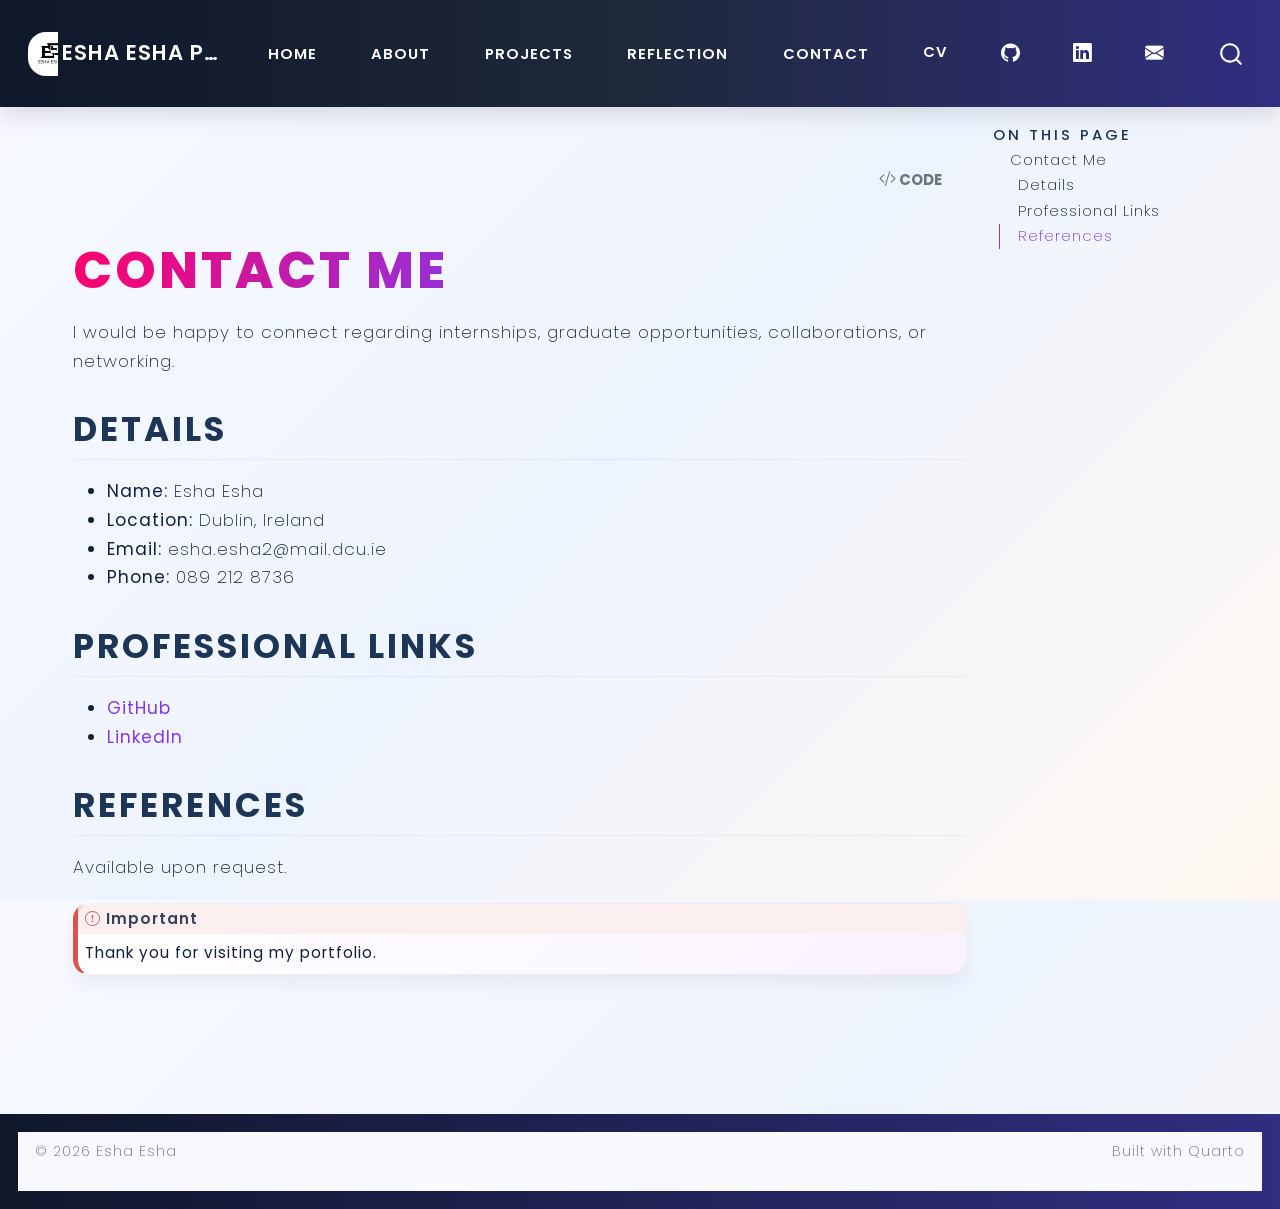
<file: docs/contact.html>
<!DOCTYPE html>
<html xmlns="http://www.w3.org/1999/xhtml" lang="en" xml:lang="en"><head>

<meta charset="utf-8">
<meta name="generator" content="quarto-1.9.37">

<meta name="viewport" content="width=device-width, initial-scale=1.0, user-scalable=yes">


<title>contact – Esha Esha Portfolio</title>
<style>
/* Default styles provided by pandoc.
** See https://pandoc.org/MANUAL.html#variables-for-html for config info.
*/
code{white-space: pre-wrap;}
span.smallcaps{font-variant: small-caps;}
div.columns{display: flex; gap: min(4vw, 1.5em);}
div.column{flex: auto; overflow-x: auto;}
div.hanging-indent{margin-left: 1.5em; text-indent: -1.5em;}
ul.task-list{list-style: none;}
ul.task-list li input[type="checkbox"] {
  width: 0.8em;
  margin: 0 0.8em 0.2em -1em; /* quarto-specific, see https://github.com/quarto-dev/quarto-cli/issues/4556 */ 
  vertical-align: middle;
}
/* CSS for syntax highlighting */
html { -webkit-text-size-adjust: 100%; }
pre > code.sourceCode { white-space: pre; position: relative; }
pre > code.sourceCode > span { display: inline-block; line-height: 1.25; }
pre > code.sourceCode > span:empty { height: 1.2em; }
.sourceCode { overflow: visible; }
code.sourceCode > span { color: inherit; text-decoration: inherit; }
div.sourceCode { margin: 1em 0; }
pre.sourceCode { margin: 0; }
@media screen {
div.sourceCode { overflow: auto; }
}
@media print {
pre > code.sourceCode { white-space: pre-wrap; }
pre > code.sourceCode > span { text-indent: -5em; padding-left: 5em; }
}
pre.numberSource code
  { counter-reset: source-line 0; }
pre.numberSource code > span
  { position: relative; left: -4em; counter-increment: source-line; }
pre.numberSource code > span > a:first-child::before
  { content: counter(source-line);
    position: relative; left: -1em; text-align: right; vertical-align: baseline;
    border: none; display: inline-block;
    -webkit-touch-callout: none; -webkit-user-select: none;
    -khtml-user-select: none; -moz-user-select: none;
    -ms-user-select: none; user-select: none;
    padding: 0 4px; width: 4em;
  }
pre.numberSource { margin-left: 3em;  padding-left: 4px; }
div.sourceCode
  {   }
@media screen {
pre > code.sourceCode > span > a:first-child::before { text-decoration: underline; }
}
</style>


<script src="site_libs/quarto-nav/quarto-nav.js"></script>
<script src="site_libs/clipboard/clipboard.min.js"></script>
<script src="site_libs/quarto-search/autocomplete.umd.js"></script>
<script src="site_libs/quarto-search/fuse.min.js"></script>
<script src="site_libs/quarto-search/quarto-search.js"></script>
<meta name="quarto:offset" content="./">
<link href="./images/favicon.ico" rel="icon">
<script src="site_libs/quarto-html/quarto.js" type="module"></script>
<script src="site_libs/quarto-html/tabsets/tabsets.js" type="module"></script>
<script src="site_libs/quarto-html/popper.min.js"></script>
<script src="site_libs/quarto-html/tippy.umd.min.js"></script>
<script src="site_libs/quarto-html/anchor.min.js"></script>
<link href="site_libs/quarto-html/tippy.css" rel="stylesheet">
<link href="site_libs/quarto-html/quarto-syntax-highlighting-7f8f88aac4f3542376d5c11b86a4c14d.css" rel="stylesheet" id="quarto-text-highlighting-styles">
<script src="site_libs/bootstrap/bootstrap.min.js"></script>
<link href="site_libs/bootstrap/bootstrap-icons.css" rel="stylesheet">
<link href="site_libs/bootstrap/bootstrap-a9483f2c2e3bb94b5553530dd1c620a8.min.css" rel="stylesheet" append-hash="true" id="quarto-bootstrap" data-mode="light">
<script id="quarto-search-options" type="application/json">{
  "location": "navbar",
  "copy-button": false,
  "collapse-after": 3,
  "panel-placement": "end",
  "type": "overlay",
  "limit": 50,
  "keyboard-shortcut": [
    "f",
    "/",
    "s"
  ],
  "show-item-context": false,
  "language": {
    "search-no-results-text": "No results",
    "search-matching-documents-text": "matching documents",
    "search-copy-link-title": "Copy link to search",
    "search-hide-matches-text": "Hide additional matches",
    "search-more-match-text": "more match in this document",
    "search-more-matches-text": "more matches in this document",
    "search-clear-button-title": "Clear",
    "search-text-placeholder": "",
    "search-detached-cancel-button-title": "Cancel",
    "search-submit-button-title": "Submit",
    "search-label": "Search"
  }
}</script>
<style>html{ scroll-behavior: smooth; }</style>


</head>

<body class="nav-fixed quarto-light">

<div id="quarto-search-results"></div>
  <header id="quarto-header" class="headroom fixed-top">
    <nav class="navbar navbar-expand-lg " data-bs-theme="dark">
      <div class="navbar-container container-fluid">
      <div class="navbar-brand-container mx-auto">
    <a href="./index.html" class="navbar-brand navbar-brand-logo">
    <img src="./images/logo.png" alt="" class="navbar-logo light-content">
    <img src="./images/logo.png" alt="" class="navbar-logo dark-content">
    </a>
    <a class="navbar-brand" href="./index.html">
    <span class="navbar-title">Esha Esha Portfolio</span>
    </a>
  </div>
            <div id="quarto-search" class="" title="Search"></div>
          <button class="navbar-toggler" type="button" data-bs-toggle="collapse" data-bs-target="#navbarCollapse" aria-controls="navbarCollapse" role="menu" aria-expanded="false" aria-label="Toggle navigation" onclick="if (window.quartoToggleHeadroom) { window.quartoToggleHeadroom(); }">
  <span class="navbar-toggler-icon"></span>
</button>
          <div class="collapse navbar-collapse" id="navbarCollapse">
            <ul class="navbar-nav navbar-nav-scroll me-auto">
  <li class="nav-item">
    <a class="nav-link" href="./index.html"> 
<span class="menu-text">Home</span></a>
  </li>  
  <li class="nav-item">
    <a class="nav-link" href="./about.html"> 
<span class="menu-text">About</span></a>
  </li>  
  <li class="nav-item">
    <a class="nav-link" href="./projects/index.html"> 
<span class="menu-text">Projects</span></a>
  </li>  
  <li class="nav-item">
    <a class="nav-link" href="./reflection.html"> 
<span class="menu-text">Reflection</span></a>
  </li>  
  <li class="nav-item">
    <a class="nav-link active" href="./contact.html" aria-current="page"> 
<span class="menu-text">Contact</span></a>
  </li>  
</ul>
            <ul class="navbar-nav navbar-nav-scroll ms-auto">
  <li class="nav-item">
    <a class="nav-link" href="./cv/Esha_CV.pdf" target="_blank"> 
<span class="menu-text">CV</span></a>
  </li>  
  <li class="nav-item compact">
    <a class="nav-link" href="https://github.com/Esha-Dahiya" target="_blank"> <i class="bi bi-github" role="img">
</i> 
<span class="menu-text"></span></a>
  </li>  
  <li class="nav-item compact">
    <a class="nav-link" href="https://www.linkedin.com/in/esha-2a036532a/" target="_blank"> <i class="bi bi-linkedin" role="img">
</i> 
<span class="menu-text"></span></a>
  </li>  
  <li class="nav-item compact">
    <a class="nav-link" href="mailto:esha.esha2@mail.dcu.ie"> <i class="bi bi-envelope-fill" role="img">
</i> 
<span class="menu-text"></span></a>
  </li>  
</ul>
          </div> <!-- /navcollapse -->
            <div class="quarto-navbar-tools">
</div>
      </div> <!-- /container-fluid -->
    </nav>
</header>
<!-- content -->
<div id="quarto-content" class="quarto-container page-columns page-rows-contents page-layout-full page-navbar">
<!-- sidebar -->
<!-- margin-sidebar -->
    <div id="quarto-margin-sidebar" class="sidebar margin-sidebar">
        <nav id="TOC" role="doc-toc" class="toc-active">
    <h2 id="toc-title">On this page</h2>
   
  <ul>
  <li><a href="#contact-me" id="toc-contact-me" class="nav-link active" data-scroll-target="#contact-me">Contact Me</a>
  <ul class="collapse">
  <li><a href="#details" id="toc-details" class="nav-link" data-scroll-target="#details">Details</a></li>
  <li><a href="#professional-links" id="toc-professional-links" class="nav-link" data-scroll-target="#professional-links">Professional Links</a></li>
  <li><a href="#references" id="toc-references" class="nav-link" data-scroll-target="#references">References</a></li>
  </ul></li>
  </ul>
</nav>
    </div>
<!-- main -->
<main class="content column-page-left" id="quarto-document-content"><header id="title-block-header" class="quarto-title-block"><h1 class="title display-7"></h1></header><div class="quarto-title-block"><div class="quarto-title-tools-only"><button type="button" class="btn code-tools-button" id="quarto-code-tools-source"><i class="bi"></i> Code</button></div></div>




<section id="contact-me" class="level1">
<h1>Contact Me</h1>
<p>I would be happy to connect regarding internships, graduate opportunities, collaborations, or networking.</p>
<section id="details" class="level2">
<h2 class="anchored" data-anchor-id="details">Details</h2>
<ul>
<li><strong>Name:</strong> Esha Esha<br>
</li>
<li><strong>Location:</strong> Dublin, Ireland<br>
</li>
<li><strong>Email:</strong> esha.esha2@mail.dcu.ie<br>
</li>
<li><strong>Phone:</strong> 089 212 8736</li>
</ul>
</section>
<section id="professional-links" class="level2">
<h2 class="anchored" data-anchor-id="professional-links">Professional Links</h2>
<ul>
<li><a href="https://github.com/Esha-Dahiya">GitHub</a></li>
<li><a href="https://www.linkedin.com/in/esha-2a036532a/">LinkedIn</a></li>
</ul>
</section>
<section id="references" class="level2">
<h2 class="anchored" data-anchor-id="references">References</h2>
<p>Available upon request.</p>
<div class="callout callout-style-default callout-important callout-titled">
<div class="callout-header d-flex align-content-center">
<div class="callout-icon-container">
<i class="callout-icon"></i>
</div>
<div class="callout-title-container flex-fill">
Important
</div>
</div>
<div class="callout-body-container callout-body">
<p>Thank you for visiting my portfolio.</p>
</div>
</div>


<!-- -->

</section>
</section>

</main> <!-- /main -->
<script id="quarto-html-after-body" type="application/javascript">
  window.document.addEventListener("DOMContentLoaded", function (event) {
    const icon = "";
    const anchorJS = new window.AnchorJS();
    anchorJS.options = {
      placement: 'right',
      icon: icon
    };
    anchorJS.add('.anchored');
    const isCodeAnnotation = (el) => {
      for (const clz of el.classList) {
        if (clz.startsWith('code-annotation-')) {                     
          return true;
        }
      }
      return false;
    }
    const onCopySuccess = function(e) {
      // button target
      const button = e.trigger;
      // don't keep focus
      button.blur();
      // flash "checked"
      button.classList.add('code-copy-button-checked');
      var currentTitle = button.getAttribute("title");
      button.setAttribute("title", "Copied!");
      let tooltip;
      if (window.bootstrap) {
        button.setAttribute("data-bs-toggle", "tooltip");
        button.setAttribute("data-bs-placement", "left");
        button.setAttribute("data-bs-title", "Copied!");
        tooltip = new bootstrap.Tooltip(button, 
          { trigger: "manual", 
            customClass: "code-copy-button-tooltip",
            offset: [0, -8]});
        tooltip.show();    
      }
      setTimeout(function() {
        if (tooltip) {
          tooltip.hide();
          button.removeAttribute("data-bs-title");
          button.removeAttribute("data-bs-toggle");
          button.removeAttribute("data-bs-placement");
        }
        button.setAttribute("title", currentTitle);
        button.classList.remove('code-copy-button-checked');
      }, 1000);
      // clear code selection
      e.clearSelection();
    }
    const getTextToCopy = function(trigger) {
      const outerScaffold = trigger.parentElement.cloneNode(true);
      const codeEl = outerScaffold.querySelector('code');
      for (const childEl of codeEl.children) {
        if (isCodeAnnotation(childEl)) {
          childEl.remove();
        }
      }
      return codeEl.innerText;
    }
    const clipboard = new window.ClipboardJS('.code-copy-button:not([data-in-quarto-modal])', {
      text: getTextToCopy
    });
    clipboard.on('success', onCopySuccess);
    if (window.document.getElementById('quarto-embedded-source-code-modal')) {
      const clipboardModal = new window.ClipboardJS('.code-copy-button[data-in-quarto-modal]', {
        text: getTextToCopy,
        container: window.document.getElementById('quarto-embedded-source-code-modal')
      });
      clipboardModal.on('success', onCopySuccess);
    }
    const viewSource = window.document.getElementById('quarto-view-source') ||
                       window.document.getElementById('quarto-code-tools-source');
    if (viewSource) {
      const sourceUrl = viewSource.getAttribute("data-quarto-source-url");
      viewSource.addEventListener("click", function(e) {
        if (sourceUrl) {
          // rstudio viewer pane
          if (/\bcapabilities=\b/.test(window.location)) {
            window.open(sourceUrl);
          } else {
            window.location.href = sourceUrl;
          }
        } else {
          const modal = new bootstrap.Modal(document.getElementById('quarto-embedded-source-code-modal'));
          modal.show();
        }
        return false;
      });
    }
    function toggleCodeHandler(show) {
      return function(e) {
        const detailsSrc = window.document.querySelectorAll(".cell > details > .sourceCode");
        for (let i=0; i<detailsSrc.length; i++) {
          const details = detailsSrc[i].parentElement;
          if (show) {
            details.open = true;
          } else {
            details.removeAttribute("open");
          }
        }
        const cellCodeDivs = window.document.querySelectorAll(".cell > .sourceCode");
        const fromCls = show ? "hidden" : "unhidden";
        const toCls = show ? "unhidden" : "hidden";
        for (let i=0; i<cellCodeDivs.length; i++) {
          const codeDiv = cellCodeDivs[i];
          if (codeDiv.classList.contains(fromCls)) {
            codeDiv.classList.remove(fromCls);
            codeDiv.classList.add(toCls);
          } 
        }
        return false;
      }
    }
    const hideAllCode = window.document.getElementById("quarto-hide-all-code");
    if (hideAllCode) {
      hideAllCode.addEventListener("click", toggleCodeHandler(false));
    }
    const showAllCode = window.document.getElementById("quarto-show-all-code");
    if (showAllCode) {
      showAllCode.addEventListener("click", toggleCodeHandler(true));
    }
      var localhostRegex = new RegExp(/^(?:http|https):\/\/localhost\:?[0-9]*\//);
      var mailtoRegex = new RegExp(/^mailto:/);
        var filterRegex = new RegExp('/' + window.location.host + '/');
      var isInternal = (href) => {
          return filterRegex.test(href) || localhostRegex.test(href) || mailtoRegex.test(href);
      }
      // Inspect non-navigation links and adorn them if external
     var links = window.document.querySelectorAll('a[href]:not(.nav-link):not(.navbar-brand):not(.toc-action):not(.sidebar-link):not(.sidebar-item-toggle):not(.pagination-link):not(.no-external):not([aria-hidden]):not(.dropdown-item):not(.quarto-navigation-tool):not(.about-link)');
      for (var i=0; i<links.length; i++) {
        const link = links[i];
        if (!isInternal(link.href)) {
          // undo the damage that might have been done by quarto-nav.js in the case of
          // links that we want to consider external
          if (link.dataset.originalHref !== undefined) {
            link.href = link.dataset.originalHref;
          }
            // target, if specified
            link.setAttribute("target", "_blank");
            if (link.getAttribute("rel") === null) {
              link.setAttribute("rel", "noopener");
            }
        }
      }
    function tippyHover(el, contentFn, onTriggerFn, onUntriggerFn) {
      const config = {
        allowHTML: true,
        maxWidth: 500,
        delay: 100,
        arrow: false,
        appendTo: function(el) {
            return el.parentElement;
        },
        interactive: true,
        interactiveBorder: 10,
        theme: 'quarto',
        placement: 'bottom-start',
      };
      if (contentFn) {
        config.content = contentFn;
      }
      if (onTriggerFn) {
        config.onTrigger = onTriggerFn;
      }
      if (onUntriggerFn) {
        config.onUntrigger = onUntriggerFn;
      }
      window.tippy(el, config); 
    }
    const noterefs = window.document.querySelectorAll('a[role="doc-noteref"]');
    for (var i=0; i<noterefs.length; i++) {
      const ref = noterefs[i];
      tippyHover(ref, function() {
        // use id or data attribute instead here
        let href = ref.getAttribute('data-footnote-href') || ref.getAttribute('href');
        try { href = new URL(href).hash; } catch {}
        const id = href.replace(/^#\/?/, "");
        const note = window.document.getElementById(id);
        if (note) {
          return note.innerHTML;
        } else {
          return "";
        }
      });
    }
    const xrefs = window.document.querySelectorAll('a.quarto-xref');
    const processXRef = (id, note) => {
      // Strip column container classes
      const stripColumnClz = (el) => {
        el.classList.remove("page-full", "page-columns");
        if (el.children) {
          for (const child of el.children) {
            stripColumnClz(child);
          }
        }
      }
      stripColumnClz(note)
      if (id === null || id.startsWith('sec-')) {
        // Special case sections, only their first couple elements
        const container = document.createElement("div");
        if (note.children && note.children.length > 2) {
          container.appendChild(note.children[0].cloneNode(true));
          for (let i = 1; i < note.children.length; i++) {
            const child = note.children[i];
            if (child.tagName === "P" && child.innerText === "") {
              continue;
            } else {
              container.appendChild(child.cloneNode(true));
              break;
            }
          }
          if (window.Quarto?.typesetMath) {
            window.Quarto.typesetMath(container);
          }
          return container.innerHTML
        } else {
          if (window.Quarto?.typesetMath) {
            window.Quarto.typesetMath(note);
          }
          return note.innerHTML;
        }
      } else {
        // Remove any anchor links if they are present
        const anchorLink = note.querySelector('a.anchorjs-link');
        if (anchorLink) {
          anchorLink.remove();
        }
        if (window.Quarto?.typesetMath) {
          window.Quarto.typesetMath(note);
        }
        if (note.classList.contains("callout")) {
          return note.outerHTML;
        } else {
          return note.innerHTML;
        }
      }
    }
    for (var i=0; i<xrefs.length; i++) {
      const xref = xrefs[i];
      tippyHover(xref, undefined, function(instance) {
        instance.disable();
        let url = xref.getAttribute('href');
        let hash = undefined; 
        if (url.startsWith('#')) {
          hash = url;
        } else {
          try { hash = new URL(url).hash; } catch {}
        }
        if (hash) {
          const id = hash.replace(/^#\/?/, "");
          const note = window.document.getElementById(id);
          if (note !== null) {
            try {
              const html = processXRef(id, note.cloneNode(true));
              instance.setContent(html);
            } finally {
              instance.enable();
              instance.show();
            }
          } else {
            // See if we can fetch this
            fetch(url.split('#')[0])
            .then(res => res.text())
            .then(html => {
              const parser = new DOMParser();
              const htmlDoc = parser.parseFromString(html, "text/html");
              const note = htmlDoc.getElementById(id);
              if (note !== null) {
                const html = processXRef(id, note);
                instance.setContent(html);
              } 
            }).finally(() => {
              instance.enable();
              instance.show();
            });
          }
        } else {
          // See if we can fetch a full url (with no hash to target)
          // This is a special case and we should probably do some content thinning / targeting
          fetch(url)
          .then(res => res.text())
          .then(html => {
            const parser = new DOMParser();
            const htmlDoc = parser.parseFromString(html, "text/html");
            const note = htmlDoc.querySelector('main.content');
            if (note !== null) {
              // This should only happen for chapter cross references
              // (since there is no id in the URL)
              // remove the first header
              if (note.children.length > 0 && note.children[0].tagName === "HEADER") {
                note.children[0].remove();
              }
              const html = processXRef(null, note);
              instance.setContent(html);
            } 
          }).finally(() => {
            instance.enable();
            instance.show();
          });
        }
      }, function(instance) {
      });
    }
        let selectedAnnoteEl;
        const selectorForAnnotation = ( cell, annotation) => {
          let cellAttr = 'data-code-cell="' + cell + '"';
          let lineAttr = 'data-code-annotation="' +  annotation + '"';
          const selector = 'span[' + cellAttr + '][' + lineAttr + ']';
          return selector;
        }
        const selectCodeLines = (annoteEl) => {
          const doc = window.document;
          const targetCell = annoteEl.getAttribute("data-target-cell");
          const targetAnnotation = annoteEl.getAttribute("data-target-annotation");
          const annoteSpan = window.document.querySelector(selectorForAnnotation(targetCell, targetAnnotation));
          const lines = annoteSpan.getAttribute("data-code-lines").split(",");
          const lineIds = lines.map((line) => {
            return targetCell + "-" + line;
          })
          let top = null;
          let height = null;
          let parent = null;
          if (lineIds.length > 0) {
              //compute the position of the single el (top and bottom and make a div)
              const el = window.document.getElementById(lineIds[0]);
              top = el.offsetTop;
              height = el.offsetHeight;
              parent = el.parentElement.parentElement;
            if (lineIds.length > 1) {
              const lastEl = window.document.getElementById(lineIds[lineIds.length - 1]);
              const bottom = lastEl.offsetTop + lastEl.offsetHeight;
              height = bottom - top;
            }
            if (top !== null && height !== null && parent !== null) {
              // cook up a div (if necessary) and position it 
              let div = window.document.getElementById("code-annotation-line-highlight");
              if (div === null) {
                div = window.document.createElement("div");
                div.setAttribute("id", "code-annotation-line-highlight");
                div.style.position = 'absolute';
                parent.appendChild(div);
              }
              div.style.top = top - 2 + "px";
              div.style.height = height + 4 + "px";
              div.style.left = 0;
              let gutterDiv = window.document.getElementById("code-annotation-line-highlight-gutter");
              if (gutterDiv === null) {
                gutterDiv = window.document.createElement("div");
                gutterDiv.setAttribute("id", "code-annotation-line-highlight-gutter");
                gutterDiv.style.position = 'absolute';
                const codeCell = window.document.getElementById(targetCell);
                const gutter = codeCell.querySelector('.code-annotation-gutter');
                gutter.appendChild(gutterDiv);
              }
              gutterDiv.style.top = top - 2 + "px";
              gutterDiv.style.height = height + 4 + "px";
            }
            selectedAnnoteEl = annoteEl;
          }
        };
        const unselectCodeLines = () => {
          const elementsIds = ["code-annotation-line-highlight", "code-annotation-line-highlight-gutter"];
          elementsIds.forEach((elId) => {
            const div = window.document.getElementById(elId);
            if (div) {
              div.remove();
            }
          });
          selectedAnnoteEl = undefined;
        };
          // Handle positioning of the toggle
      window.addEventListener(
        "resize",
        throttle(() => {
          elRect = undefined;
          if (selectedAnnoteEl) {
            selectCodeLines(selectedAnnoteEl);
          }
        }, 10)
      );
      function throttle(fn, ms) {
      let throttle = false;
      let timer;
        return (...args) => {
          if(!throttle) { // first call gets through
              fn.apply(this, args);
              throttle = true;
          } else { // all the others get throttled
              if(timer) clearTimeout(timer); // cancel #2
              timer = setTimeout(() => {
                fn.apply(this, args);
                timer = throttle = false;
              }, ms);
          }
        };
      }
        // Attach click handler to the DT
        const annoteDls = window.document.querySelectorAll('dt[data-target-cell]');
        for (const annoteDlNode of annoteDls) {
          annoteDlNode.addEventListener('click', (event) => {
            const clickedEl = event.target;
            if (clickedEl !== selectedAnnoteEl) {
              unselectCodeLines();
              const activeEl = window.document.querySelector('dt[data-target-cell].code-annotation-active');
              if (activeEl) {
                activeEl.classList.remove('code-annotation-active');
              }
              selectCodeLines(clickedEl);
              clickedEl.classList.add('code-annotation-active');
            } else {
              // Unselect the line
              unselectCodeLines();
              clickedEl.classList.remove('code-annotation-active');
            }
          });
        }
    const findCites = (el) => {
      const parentEl = el.parentElement;
      if (parentEl) {
        const cites = parentEl.dataset.cites;
        if (cites) {
          return {
            el,
            cites: cites.split(' ')
          };
        } else {
          return findCites(el.parentElement)
        }
      } else {
        return undefined;
      }
    };
    var bibliorefs = window.document.querySelectorAll('a[role="doc-biblioref"]');
    for (var i=0; i<bibliorefs.length; i++) {
      const ref = bibliorefs[i];
      const citeInfo = findCites(ref);
      if (citeInfo) {
        tippyHover(citeInfo.el, function() {
          var popup = window.document.createElement('div');
          citeInfo.cites.forEach(function(cite) {
            var citeDiv = window.document.createElement('div');
            citeDiv.classList.add('hanging-indent');
            citeDiv.classList.add('csl-entry');
            var biblioDiv = window.document.getElementById('ref-' + cite);
            if (biblioDiv) {
              citeDiv.innerHTML = biblioDiv.innerHTML;
            }
            popup.appendChild(citeDiv);
          });
          return popup.innerHTML;
        });
      }
    }
  });
  </script><div class="modal fade" id="quarto-embedded-source-code-modal" tabindex="-1" aria-labelledby="quarto-embedded-source-code-modal-label" aria-hidden="true"><div class="modal-dialog modal-dialog-scrollable"><div class="modal-content"><div class="modal-header"><h5 class="modal-title" id="quarto-embedded-source-code-modal-label">Source Code</h5><button class="btn-close" data-bs-dismiss="modal"></button></div><div class="modal-body"><div class="">
<div class="code-copy-outer-scaffold"><div class="sourceCode" id="cb1" data-shortcodes="false"><pre class="sourceCode markdown code-with-copy"><code class="sourceCode markdown"><span id="cb1-1"><a href="#cb1-1" aria-hidden="true" tabindex="-1"></a><span class="fu"># Contact Me</span></span>
<span id="cb1-2"><a href="#cb1-2" aria-hidden="true" tabindex="-1"></a></span>
<span id="cb1-3"><a href="#cb1-3" aria-hidden="true" tabindex="-1"></a>I would be happy to connect regarding internships, graduate opportunities, collaborations, or networking.</span>
<span id="cb1-4"><a href="#cb1-4" aria-hidden="true" tabindex="-1"></a></span>
<span id="cb1-5"><a href="#cb1-5" aria-hidden="true" tabindex="-1"></a><span class="fu">## Details</span></span>
<span id="cb1-6"><a href="#cb1-6" aria-hidden="true" tabindex="-1"></a></span>
<span id="cb1-7"><a href="#cb1-7" aria-hidden="true" tabindex="-1"></a><span class="ss">- </span>**Name:** Esha Esha  </span>
<span id="cb1-8"><a href="#cb1-8" aria-hidden="true" tabindex="-1"></a><span class="ss">- </span>**Location:** Dublin, Ireland  </span>
<span id="cb1-9"><a href="#cb1-9" aria-hidden="true" tabindex="-1"></a><span class="ss">- </span>**Email:** esha.esha2@mail.dcu.ie  </span>
<span id="cb1-10"><a href="#cb1-10" aria-hidden="true" tabindex="-1"></a><span class="ss">- </span>**Phone:** 089 212 8736  </span>
<span id="cb1-11"><a href="#cb1-11" aria-hidden="true" tabindex="-1"></a></span>
<span id="cb1-12"><a href="#cb1-12" aria-hidden="true" tabindex="-1"></a><span class="fu">## Professional Links</span></span>
<span id="cb1-13"><a href="#cb1-13" aria-hidden="true" tabindex="-1"></a></span>
<span id="cb1-14"><a href="#cb1-14" aria-hidden="true" tabindex="-1"></a><span class="ss">- </span><span class="co">[</span><span class="ot">GitHub</span><span class="co">](https://github.com/yourusername)</span></span>
<span id="cb1-15"><a href="#cb1-15" aria-hidden="true" tabindex="-1"></a><span class="ss">- </span><span class="co">[</span><span class="ot">LinkedIn</span><span class="co">](https://linkedin.com/in/yourprofile)</span></span>
<span id="cb1-16"><a href="#cb1-16" aria-hidden="true" tabindex="-1"></a></span>
<span id="cb1-17"><a href="#cb1-17" aria-hidden="true" tabindex="-1"></a><span class="fu">## References</span></span>
<span id="cb1-18"><a href="#cb1-18" aria-hidden="true" tabindex="-1"></a></span>
<span id="cb1-19"><a href="#cb1-19" aria-hidden="true" tabindex="-1"></a>Available upon request.</span>
<span id="cb1-20"><a href="#cb1-20" aria-hidden="true" tabindex="-1"></a></span>
<span id="cb1-21"><a href="#cb1-21" aria-hidden="true" tabindex="-1"></a>::: {.callout-important}</span>
<span id="cb1-22"><a href="#cb1-22" aria-hidden="true" tabindex="-1"></a>Thank you for visiting my portfolio.</span>
<span id="cb1-23"><a href="#cb1-23" aria-hidden="true" tabindex="-1"></a>:::</span></code></pre></div><button title="Copy to Clipboard" class="code-copy-button" data-in-quarto-modal=""><i class="bi"></i></button></div>
</div></div></div></div></div>
</div> <!-- /content -->
<footer class="footer">
  <div class="nav-footer">
    <div class="nav-footer-left">
<p>© 2026 Esha Esha</p>
</div>   
    <div class="nav-footer-center">
      &nbsp;
    </div>
    <div class="nav-footer-right">
<p>Built with Quarto</p>
</div>
  </div>
</footer>




<script src="site_libs/quarto-html/zenscroll-min.js"></script>
</body></html>
</file>
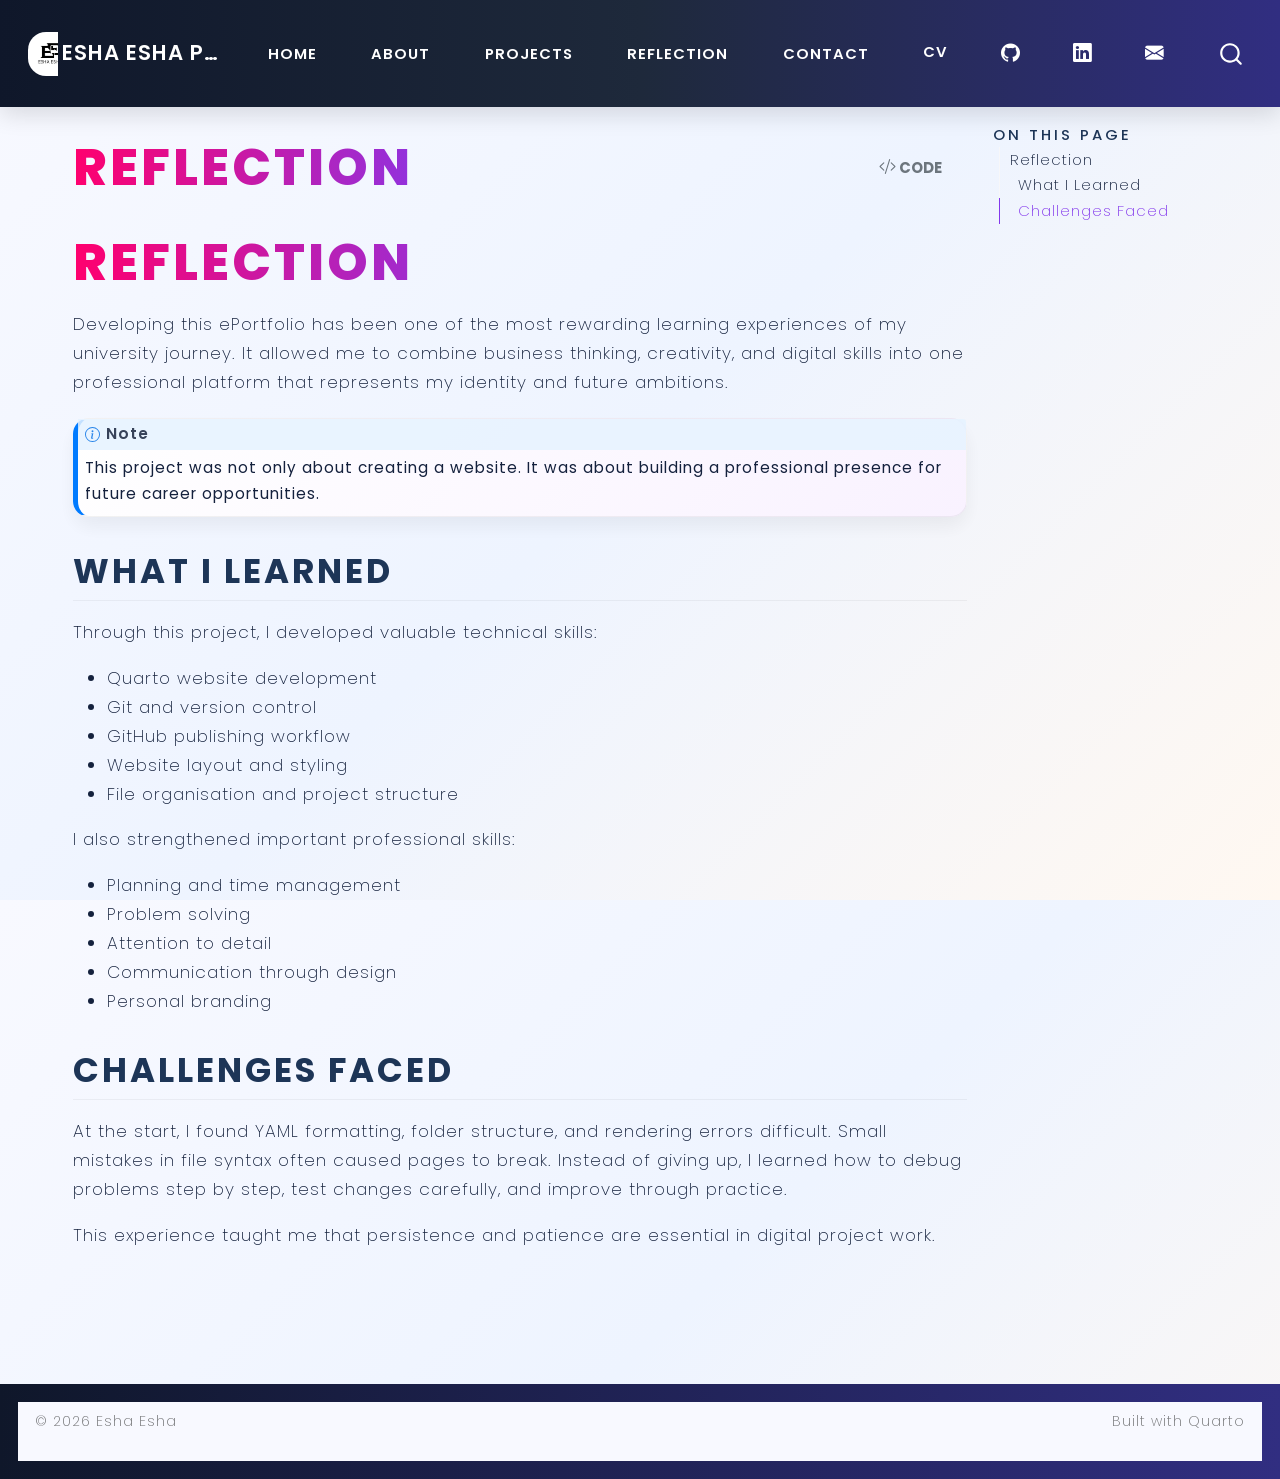
<file: docs/reflection.html>
<!DOCTYPE html>
<html xmlns="http://www.w3.org/1999/xhtml" lang="en" xml:lang="en"><head>

<meta charset="utf-8">
<meta name="generator" content="quarto-1.9.37">

<meta name="viewport" content="width=device-width, initial-scale=1.0, user-scalable=yes">


<title>Reflection – Esha Esha Portfolio</title>
<style>
/* Default styles provided by pandoc.
** See https://pandoc.org/MANUAL.html#variables-for-html for config info.
*/
code{white-space: pre-wrap;}
span.smallcaps{font-variant: small-caps;}
div.columns{display: flex; gap: min(4vw, 1.5em);}
div.column{flex: auto; overflow-x: auto;}
div.hanging-indent{margin-left: 1.5em; text-indent: -1.5em;}
ul.task-list{list-style: none;}
ul.task-list li input[type="checkbox"] {
  width: 0.8em;
  margin: 0 0.8em 0.2em -1em; /* quarto-specific, see https://github.com/quarto-dev/quarto-cli/issues/4556 */ 
  vertical-align: middle;
}
/* CSS for syntax highlighting */
html { -webkit-text-size-adjust: 100%; }
pre > code.sourceCode { white-space: pre; position: relative; }
pre > code.sourceCode > span { display: inline-block; line-height: 1.25; }
pre > code.sourceCode > span:empty { height: 1.2em; }
.sourceCode { overflow: visible; }
code.sourceCode > span { color: inherit; text-decoration: inherit; }
div.sourceCode { margin: 1em 0; }
pre.sourceCode { margin: 0; }
@media screen {
div.sourceCode { overflow: auto; }
}
@media print {
pre > code.sourceCode { white-space: pre-wrap; }
pre > code.sourceCode > span { text-indent: -5em; padding-left: 5em; }
}
pre.numberSource code
  { counter-reset: source-line 0; }
pre.numberSource code > span
  { position: relative; left: -4em; counter-increment: source-line; }
pre.numberSource code > span > a:first-child::before
  { content: counter(source-line);
    position: relative; left: -1em; text-align: right; vertical-align: baseline;
    border: none; display: inline-block;
    -webkit-touch-callout: none; -webkit-user-select: none;
    -khtml-user-select: none; -moz-user-select: none;
    -ms-user-select: none; user-select: none;
    padding: 0 4px; width: 4em;
  }
pre.numberSource { margin-left: 3em;  padding-left: 4px; }
div.sourceCode
  {   }
@media screen {
pre > code.sourceCode > span > a:first-child::before { text-decoration: underline; }
}
</style>


<script src="site_libs/quarto-nav/quarto-nav.js"></script>
<script src="site_libs/clipboard/clipboard.min.js"></script>
<script src="site_libs/quarto-search/autocomplete.umd.js"></script>
<script src="site_libs/quarto-search/fuse.min.js"></script>
<script src="site_libs/quarto-search/quarto-search.js"></script>
<meta name="quarto:offset" content="./">
<link href="./images/favicon.ico" rel="icon">
<script src="site_libs/quarto-html/quarto.js" type="module"></script>
<script src="site_libs/quarto-html/tabsets/tabsets.js" type="module"></script>
<script src="site_libs/quarto-html/popper.min.js"></script>
<script src="site_libs/quarto-html/tippy.umd.min.js"></script>
<script src="site_libs/quarto-html/anchor.min.js"></script>
<link href="site_libs/quarto-html/tippy.css" rel="stylesheet">
<link href="site_libs/quarto-html/quarto-syntax-highlighting-7f8f88aac4f3542376d5c11b86a4c14d.css" rel="stylesheet" id="quarto-text-highlighting-styles">
<script src="site_libs/bootstrap/bootstrap.min.js"></script>
<link href="site_libs/bootstrap/bootstrap-icons.css" rel="stylesheet">
<link href="site_libs/bootstrap/bootstrap-10729f557512f6ba85b224e8cb2cd4c6.min.css" rel="stylesheet" append-hash="true" id="quarto-bootstrap" data-mode="light">
<script id="quarto-search-options" type="application/json">{
  "location": "navbar",
  "copy-button": false,
  "collapse-after": 3,
  "panel-placement": "end",
  "type": "overlay",
  "limit": 50,
  "keyboard-shortcut": [
    "f",
    "/",
    "s"
  ],
  "show-item-context": false,
  "language": {
    "search-no-results-text": "No results",
    "search-matching-documents-text": "matching documents",
    "search-copy-link-title": "Copy link to search",
    "search-hide-matches-text": "Hide additional matches",
    "search-more-match-text": "more match in this document",
    "search-more-matches-text": "more matches in this document",
    "search-clear-button-title": "Clear",
    "search-text-placeholder": "",
    "search-detached-cancel-button-title": "Cancel",
    "search-submit-button-title": "Submit",
    "search-label": "Search"
  }
}</script>
<style>html{ scroll-behavior: smooth; }</style>


</head>

<body class="nav-fixed quarto-light">

<div id="quarto-search-results"></div>
  <header id="quarto-header" class="headroom fixed-top">
    <nav class="navbar navbar-expand-lg " data-bs-theme="dark">
      <div class="navbar-container container-fluid">
      <div class="navbar-brand-container mx-auto">
    <a href="./index.html" class="navbar-brand navbar-brand-logo">
    <img src="./images/logo.png" alt="" class="navbar-logo light-content">
    <img src="./images/logo.png" alt="" class="navbar-logo dark-content">
    </a>
    <a class="navbar-brand" href="./index.html">
    <span class="navbar-title">Esha Esha Portfolio</span>
    </a>
  </div>
            <div id="quarto-search" class="" title="Search"></div>
          <button class="navbar-toggler" type="button" data-bs-toggle="collapse" data-bs-target="#navbarCollapse" aria-controls="navbarCollapse" role="menu" aria-expanded="false" aria-label="Toggle navigation" onclick="if (window.quartoToggleHeadroom) { window.quartoToggleHeadroom(); }">
  <span class="navbar-toggler-icon"></span>
</button>
          <div class="collapse navbar-collapse" id="navbarCollapse">
            <ul class="navbar-nav navbar-nav-scroll me-auto">
  <li class="nav-item">
    <a class="nav-link" href="./index.html"> 
<span class="menu-text">Home</span></a>
  </li>  
  <li class="nav-item">
    <a class="nav-link" href="./about.html"> 
<span class="menu-text">About</span></a>
  </li>  
  <li class="nav-item">
    <a class="nav-link" href="./projects/index.html"> 
<span class="menu-text">Projects</span></a>
  </li>  
  <li class="nav-item">
    <a class="nav-link active" href="./reflection.html" aria-current="page"> 
<span class="menu-text">Reflection</span></a>
  </li>  
  <li class="nav-item">
    <a class="nav-link" href="./contact.html"> 
<span class="menu-text">Contact</span></a>
  </li>  
</ul>
            <ul class="navbar-nav navbar-nav-scroll ms-auto">
  <li class="nav-item">
    <a class="nav-link" href="./cv/Esha_CV.pdf" target="_blank"> 
<span class="menu-text">CV</span></a>
  </li>  
  <li class="nav-item compact">
    <a class="nav-link" href="http://github.com/Esha-Dahiya" target="_blank"> <i class="bi bi-github" role="img">
</i> 
<span class="menu-text"></span></a>
  </li>  
  <li class="nav-item compact">
    <a class="nav-link" href="https://www.linkedin.com/in/esha-2a036532a/" target="_blank"> <i class="bi bi-linkedin" role="img">
</i> 
<span class="menu-text"></span></a>
  </li>  
  <li class="nav-item compact">
    <a class="nav-link" href="mailto:esha.esha2@mail.dcu.ie"> <i class="bi bi-envelope-fill" role="img">
</i> 
<span class="menu-text"></span></a>
  </li>  
</ul>
          </div> <!-- /navcollapse -->
            <div class="quarto-navbar-tools">
</div>
      </div> <!-- /container-fluid -->
    </nav>
</header>
<!-- content -->
<div id="quarto-content" class="quarto-container page-columns page-rows-contents page-layout-full page-navbar">
<!-- sidebar -->
<!-- margin-sidebar -->
    <div id="quarto-margin-sidebar" class="sidebar margin-sidebar">
        <nav id="TOC" role="doc-toc" class="toc-active">
    <h2 id="toc-title">On this page</h2>
   
  <ul>
  <li><a href="#reflection" id="toc-reflection" class="nav-link active" data-scroll-target="#reflection">Reflection</a>
  <ul class="collapse">
  <li><a href="#what-i-learned" id="toc-what-i-learned" class="nav-link" data-scroll-target="#what-i-learned">What I Learned</a></li>
  <li><a href="#challenges-faced" id="toc-challenges-faced" class="nav-link" data-scroll-target="#challenges-faced">Challenges Faced</a></li>
  </ul></li>
  </ul>
</nav>
    </div>
<!-- main -->
<main class="content column-page-left" id="quarto-document-content">

<header id="title-block-header" class="quarto-title-block default">
<div class="quarto-title">
<div class="quarto-title-block"><div><h1 class="title">Reflection</h1><button type="button" class="btn code-tools-button" id="quarto-code-tools-source"><i class="bi"></i> Code</button></div></div>
</div>



<div class="quarto-title-meta column-page-left">

    
  
    
  </div>
  


</header>


<section id="reflection" class="level1">
<h1>Reflection</h1>
<p>Developing this ePortfolio has been one of the most rewarding learning experiences of my university journey. It allowed me to combine business thinking, creativity, and digital skills into one professional platform that represents my identity and future ambitions.</p>
<div class="callout callout-style-default callout-note callout-titled">
<div class="callout-header d-flex align-content-center">
<div class="callout-icon-container">
<i class="callout-icon"></i>
</div>
<div class="callout-title-container flex-fill">
Note
</div>
</div>
<div class="callout-body-container callout-body">
<p>This project was not only about creating a website. It was about building a professional presence for future career opportunities.</p>
</div>
</div>
<section id="what-i-learned" class="level2">
<h2 class="anchored" data-anchor-id="what-i-learned">What I Learned</h2>
<p>Through this project, I developed valuable technical skills:</p>
<ul>
<li>Quarto website development<br>
</li>
<li>Git and version control<br>
</li>
<li>GitHub publishing workflow<br>
</li>
<li>Website layout and styling<br>
</li>
<li>File organisation and project structure</li>
</ul>
<p>I also strengthened important professional skills:</p>
<ul>
<li>Planning and time management<br>
</li>
<li>Problem solving<br>
</li>
<li>Attention to detail<br>
</li>
<li>Communication through design<br>
</li>
<li>Personal branding</li>
</ul>
</section>
<section id="challenges-faced" class="level2">
<h2 class="anchored" data-anchor-id="challenges-faced">Challenges Faced</h2>
<p>At the start, I found YAML formatting, folder structure, and rendering errors difficult. Small mistakes in file syntax often caused pages to break. Instead of giving up, I learned how to debug problems step by step, test changes carefully, and improve through practice.</p>
<p>This experience taught me that persistence and patience are essential in digital project work.</p>


<!-- -->

</section>
</section>

</main> <!-- /main -->
<script id="quarto-html-after-body" type="application/javascript">
  window.document.addEventListener("DOMContentLoaded", function (event) {
    const icon = "";
    const anchorJS = new window.AnchorJS();
    anchorJS.options = {
      placement: 'right',
      icon: icon
    };
    anchorJS.add('.anchored');
    const isCodeAnnotation = (el) => {
      for (const clz of el.classList) {
        if (clz.startsWith('code-annotation-')) {                     
          return true;
        }
      }
      return false;
    }
    const onCopySuccess = function(e) {
      // button target
      const button = e.trigger;
      // don't keep focus
      button.blur();
      // flash "checked"
      button.classList.add('code-copy-button-checked');
      var currentTitle = button.getAttribute("title");
      button.setAttribute("title", "Copied!");
      let tooltip;
      if (window.bootstrap) {
        button.setAttribute("data-bs-toggle", "tooltip");
        button.setAttribute("data-bs-placement", "left");
        button.setAttribute("data-bs-title", "Copied!");
        tooltip = new bootstrap.Tooltip(button, 
          { trigger: "manual", 
            customClass: "code-copy-button-tooltip",
            offset: [0, -8]});
        tooltip.show();    
      }
      setTimeout(function() {
        if (tooltip) {
          tooltip.hide();
          button.removeAttribute("data-bs-title");
          button.removeAttribute("data-bs-toggle");
          button.removeAttribute("data-bs-placement");
        }
        button.setAttribute("title", currentTitle);
        button.classList.remove('code-copy-button-checked');
      }, 1000);
      // clear code selection
      e.clearSelection();
    }
    const getTextToCopy = function(trigger) {
      const outerScaffold = trigger.parentElement.cloneNode(true);
      const codeEl = outerScaffold.querySelector('code');
      for (const childEl of codeEl.children) {
        if (isCodeAnnotation(childEl)) {
          childEl.remove();
        }
      }
      return codeEl.innerText;
    }
    const clipboard = new window.ClipboardJS('.code-copy-button:not([data-in-quarto-modal])', {
      text: getTextToCopy
    });
    clipboard.on('success', onCopySuccess);
    if (window.document.getElementById('quarto-embedded-source-code-modal')) {
      const clipboardModal = new window.ClipboardJS('.code-copy-button[data-in-quarto-modal]', {
        text: getTextToCopy,
        container: window.document.getElementById('quarto-embedded-source-code-modal')
      });
      clipboardModal.on('success', onCopySuccess);
    }
    const viewSource = window.document.getElementById('quarto-view-source') ||
                       window.document.getElementById('quarto-code-tools-source');
    if (viewSource) {
      const sourceUrl = viewSource.getAttribute("data-quarto-source-url");
      viewSource.addEventListener("click", function(e) {
        if (sourceUrl) {
          // rstudio viewer pane
          if (/\bcapabilities=\b/.test(window.location)) {
            window.open(sourceUrl);
          } else {
            window.location.href = sourceUrl;
          }
        } else {
          const modal = new bootstrap.Modal(document.getElementById('quarto-embedded-source-code-modal'));
          modal.show();
        }
        return false;
      });
    }
    function toggleCodeHandler(show) {
      return function(e) {
        const detailsSrc = window.document.querySelectorAll(".cell > details > .sourceCode");
        for (let i=0; i<detailsSrc.length; i++) {
          const details = detailsSrc[i].parentElement;
          if (show) {
            details.open = true;
          } else {
            details.removeAttribute("open");
          }
        }
        const cellCodeDivs = window.document.querySelectorAll(".cell > .sourceCode");
        const fromCls = show ? "hidden" : "unhidden";
        const toCls = show ? "unhidden" : "hidden";
        for (let i=0; i<cellCodeDivs.length; i++) {
          const codeDiv = cellCodeDivs[i];
          if (codeDiv.classList.contains(fromCls)) {
            codeDiv.classList.remove(fromCls);
            codeDiv.classList.add(toCls);
          } 
        }
        return false;
      }
    }
    const hideAllCode = window.document.getElementById("quarto-hide-all-code");
    if (hideAllCode) {
      hideAllCode.addEventListener("click", toggleCodeHandler(false));
    }
    const showAllCode = window.document.getElementById("quarto-show-all-code");
    if (showAllCode) {
      showAllCode.addEventListener("click", toggleCodeHandler(true));
    }
      var localhostRegex = new RegExp(/^(?:http|https):\/\/localhost\:?[0-9]*\//);
      var mailtoRegex = new RegExp(/^mailto:/);
        var filterRegex = new RegExp('/' + window.location.host + '/');
      var isInternal = (href) => {
          return filterRegex.test(href) || localhostRegex.test(href) || mailtoRegex.test(href);
      }
      // Inspect non-navigation links and adorn them if external
     var links = window.document.querySelectorAll('a[href]:not(.nav-link):not(.navbar-brand):not(.toc-action):not(.sidebar-link):not(.sidebar-item-toggle):not(.pagination-link):not(.no-external):not([aria-hidden]):not(.dropdown-item):not(.quarto-navigation-tool):not(.about-link)');
      for (var i=0; i<links.length; i++) {
        const link = links[i];
        if (!isInternal(link.href)) {
          // undo the damage that might have been done by quarto-nav.js in the case of
          // links that we want to consider external
          if (link.dataset.originalHref !== undefined) {
            link.href = link.dataset.originalHref;
          }
            // target, if specified
            link.setAttribute("target", "_blank");
            if (link.getAttribute("rel") === null) {
              link.setAttribute("rel", "noopener");
            }
        }
      }
    function tippyHover(el, contentFn, onTriggerFn, onUntriggerFn) {
      const config = {
        allowHTML: true,
        maxWidth: 500,
        delay: 100,
        arrow: false,
        appendTo: function(el) {
            return el.parentElement;
        },
        interactive: true,
        interactiveBorder: 10,
        theme: 'quarto',
        placement: 'bottom-start',
      };
      if (contentFn) {
        config.content = contentFn;
      }
      if (onTriggerFn) {
        config.onTrigger = onTriggerFn;
      }
      if (onUntriggerFn) {
        config.onUntrigger = onUntriggerFn;
      }
      window.tippy(el, config); 
    }
    const noterefs = window.document.querySelectorAll('a[role="doc-noteref"]');
    for (var i=0; i<noterefs.length; i++) {
      const ref = noterefs[i];
      tippyHover(ref, function() {
        // use id or data attribute instead here
        let href = ref.getAttribute('data-footnote-href') || ref.getAttribute('href');
        try { href = new URL(href).hash; } catch {}
        const id = href.replace(/^#\/?/, "");
        const note = window.document.getElementById(id);
        if (note) {
          return note.innerHTML;
        } else {
          return "";
        }
      });
    }
    const xrefs = window.document.querySelectorAll('a.quarto-xref');
    const processXRef = (id, note) => {
      // Strip column container classes
      const stripColumnClz = (el) => {
        el.classList.remove("page-full", "page-columns");
        if (el.children) {
          for (const child of el.children) {
            stripColumnClz(child);
          }
        }
      }
      stripColumnClz(note)
      if (id === null || id.startsWith('sec-')) {
        // Special case sections, only their first couple elements
        const container = document.createElement("div");
        if (note.children && note.children.length > 2) {
          container.appendChild(note.children[0].cloneNode(true));
          for (let i = 1; i < note.children.length; i++) {
            const child = note.children[i];
            if (child.tagName === "P" && child.innerText === "") {
              continue;
            } else {
              container.appendChild(child.cloneNode(true));
              break;
            }
          }
          if (window.Quarto?.typesetMath) {
            window.Quarto.typesetMath(container);
          }
          return container.innerHTML
        } else {
          if (window.Quarto?.typesetMath) {
            window.Quarto.typesetMath(note);
          }
          return note.innerHTML;
        }
      } else {
        // Remove any anchor links if they are present
        const anchorLink = note.querySelector('a.anchorjs-link');
        if (anchorLink) {
          anchorLink.remove();
        }
        if (window.Quarto?.typesetMath) {
          window.Quarto.typesetMath(note);
        }
        if (note.classList.contains("callout")) {
          return note.outerHTML;
        } else {
          return note.innerHTML;
        }
      }
    }
    for (var i=0; i<xrefs.length; i++) {
      const xref = xrefs[i];
      tippyHover(xref, undefined, function(instance) {
        instance.disable();
        let url = xref.getAttribute('href');
        let hash = undefined; 
        if (url.startsWith('#')) {
          hash = url;
        } else {
          try { hash = new URL(url).hash; } catch {}
        }
        if (hash) {
          const id = hash.replace(/^#\/?/, "");
          const note = window.document.getElementById(id);
          if (note !== null) {
            try {
              const html = processXRef(id, note.cloneNode(true));
              instance.setContent(html);
            } finally {
              instance.enable();
              instance.show();
            }
          } else {
            // See if we can fetch this
            fetch(url.split('#')[0])
            .then(res => res.text())
            .then(html => {
              const parser = new DOMParser();
              const htmlDoc = parser.parseFromString(html, "text/html");
              const note = htmlDoc.getElementById(id);
              if (note !== null) {
                const html = processXRef(id, note);
                instance.setContent(html);
              } 
            }).finally(() => {
              instance.enable();
              instance.show();
            });
          }
        } else {
          // See if we can fetch a full url (with no hash to target)
          // This is a special case and we should probably do some content thinning / targeting
          fetch(url)
          .then(res => res.text())
          .then(html => {
            const parser = new DOMParser();
            const htmlDoc = parser.parseFromString(html, "text/html");
            const note = htmlDoc.querySelector('main.content');
            if (note !== null) {
              // This should only happen for chapter cross references
              // (since there is no id in the URL)
              // remove the first header
              if (note.children.length > 0 && note.children[0].tagName === "HEADER") {
                note.children[0].remove();
              }
              const html = processXRef(null, note);
              instance.setContent(html);
            } 
          }).finally(() => {
            instance.enable();
            instance.show();
          });
        }
      }, function(instance) {
      });
    }
        let selectedAnnoteEl;
        const selectorForAnnotation = ( cell, annotation) => {
          let cellAttr = 'data-code-cell="' + cell + '"';
          let lineAttr = 'data-code-annotation="' +  annotation + '"';
          const selector = 'span[' + cellAttr + '][' + lineAttr + ']';
          return selector;
        }
        const selectCodeLines = (annoteEl) => {
          const doc = window.document;
          const targetCell = annoteEl.getAttribute("data-target-cell");
          const targetAnnotation = annoteEl.getAttribute("data-target-annotation");
          const annoteSpan = window.document.querySelector(selectorForAnnotation(targetCell, targetAnnotation));
          const lines = annoteSpan.getAttribute("data-code-lines").split(",");
          const lineIds = lines.map((line) => {
            return targetCell + "-" + line;
          })
          let top = null;
          let height = null;
          let parent = null;
          if (lineIds.length > 0) {
              //compute the position of the single el (top and bottom and make a div)
              const el = window.document.getElementById(lineIds[0]);
              top = el.offsetTop;
              height = el.offsetHeight;
              parent = el.parentElement.parentElement;
            if (lineIds.length > 1) {
              const lastEl = window.document.getElementById(lineIds[lineIds.length - 1]);
              const bottom = lastEl.offsetTop + lastEl.offsetHeight;
              height = bottom - top;
            }
            if (top !== null && height !== null && parent !== null) {
              // cook up a div (if necessary) and position it 
              let div = window.document.getElementById("code-annotation-line-highlight");
              if (div === null) {
                div = window.document.createElement("div");
                div.setAttribute("id", "code-annotation-line-highlight");
                div.style.position = 'absolute';
                parent.appendChild(div);
              }
              div.style.top = top - 2 + "px";
              div.style.height = height + 4 + "px";
              div.style.left = 0;
              let gutterDiv = window.document.getElementById("code-annotation-line-highlight-gutter");
              if (gutterDiv === null) {
                gutterDiv = window.document.createElement("div");
                gutterDiv.setAttribute("id", "code-annotation-line-highlight-gutter");
                gutterDiv.style.position = 'absolute';
                const codeCell = window.document.getElementById(targetCell);
                const gutter = codeCell.querySelector('.code-annotation-gutter');
                gutter.appendChild(gutterDiv);
              }
              gutterDiv.style.top = top - 2 + "px";
              gutterDiv.style.height = height + 4 + "px";
            }
            selectedAnnoteEl = annoteEl;
          }
        };
        const unselectCodeLines = () => {
          const elementsIds = ["code-annotation-line-highlight", "code-annotation-line-highlight-gutter"];
          elementsIds.forEach((elId) => {
            const div = window.document.getElementById(elId);
            if (div) {
              div.remove();
            }
          });
          selectedAnnoteEl = undefined;
        };
          // Handle positioning of the toggle
      window.addEventListener(
        "resize",
        throttle(() => {
          elRect = undefined;
          if (selectedAnnoteEl) {
            selectCodeLines(selectedAnnoteEl);
          }
        }, 10)
      );
      function throttle(fn, ms) {
      let throttle = false;
      let timer;
        return (...args) => {
          if(!throttle) { // first call gets through
              fn.apply(this, args);
              throttle = true;
          } else { // all the others get throttled
              if(timer) clearTimeout(timer); // cancel #2
              timer = setTimeout(() => {
                fn.apply(this, args);
                timer = throttle = false;
              }, ms);
          }
        };
      }
        // Attach click handler to the DT
        const annoteDls = window.document.querySelectorAll('dt[data-target-cell]');
        for (const annoteDlNode of annoteDls) {
          annoteDlNode.addEventListener('click', (event) => {
            const clickedEl = event.target;
            if (clickedEl !== selectedAnnoteEl) {
              unselectCodeLines();
              const activeEl = window.document.querySelector('dt[data-target-cell].code-annotation-active');
              if (activeEl) {
                activeEl.classList.remove('code-annotation-active');
              }
              selectCodeLines(clickedEl);
              clickedEl.classList.add('code-annotation-active');
            } else {
              // Unselect the line
              unselectCodeLines();
              clickedEl.classList.remove('code-annotation-active');
            }
          });
        }
    const findCites = (el) => {
      const parentEl = el.parentElement;
      if (parentEl) {
        const cites = parentEl.dataset.cites;
        if (cites) {
          return {
            el,
            cites: cites.split(' ')
          };
        } else {
          return findCites(el.parentElement)
        }
      } else {
        return undefined;
      }
    };
    var bibliorefs = window.document.querySelectorAll('a[role="doc-biblioref"]');
    for (var i=0; i<bibliorefs.length; i++) {
      const ref = bibliorefs[i];
      const citeInfo = findCites(ref);
      if (citeInfo) {
        tippyHover(citeInfo.el, function() {
          var popup = window.document.createElement('div');
          citeInfo.cites.forEach(function(cite) {
            var citeDiv = window.document.createElement('div');
            citeDiv.classList.add('hanging-indent');
            citeDiv.classList.add('csl-entry');
            var biblioDiv = window.document.getElementById('ref-' + cite);
            if (biblioDiv) {
              citeDiv.innerHTML = biblioDiv.innerHTML;
            }
            popup.appendChild(citeDiv);
          });
          return popup.innerHTML;
        });
      }
    }
  });
  </script><div class="modal fade" id="quarto-embedded-source-code-modal" tabindex="-1" aria-labelledby="quarto-embedded-source-code-modal-label" aria-hidden="true"><div class="modal-dialog modal-dialog-scrollable"><div class="modal-content"><div class="modal-header"><h5 class="modal-title" id="quarto-embedded-source-code-modal-label">Source Code</h5><button class="btn-close" data-bs-dismiss="modal"></button></div><div class="modal-body"><div class="">
<div class="code-copy-outer-scaffold"><div class="sourceCode" id="cb1" data-shortcodes="false"><pre class="sourceCode markdown code-with-copy"><code class="sourceCode markdown"><span id="cb1-1"><a href="#cb1-1" aria-hidden="true" tabindex="-1"></a><span class="co">---</span></span>
<span id="cb1-2"><a href="#cb1-2" aria-hidden="true" tabindex="-1"></a><span class="an">title:</span><span class="co"> "Reflection"</span></span>
<span id="cb1-3"><a href="#cb1-3" aria-hidden="true" tabindex="-1"></a><span class="an">page-layout:</span><span class="co"> full</span></span>
<span id="cb1-4"><a href="#cb1-4" aria-hidden="true" tabindex="-1"></a><span class="an">toc:</span><span class="co"> true</span></span>
<span id="cb1-5"><a href="#cb1-5" aria-hidden="true" tabindex="-1"></a><span class="co">---</span></span>
<span id="cb1-6"><a href="#cb1-6" aria-hidden="true" tabindex="-1"></a></span>
<span id="cb1-7"><a href="#cb1-7" aria-hidden="true" tabindex="-1"></a><span class="fu"># Reflection</span></span>
<span id="cb1-8"><a href="#cb1-8" aria-hidden="true" tabindex="-1"></a></span>
<span id="cb1-9"><a href="#cb1-9" aria-hidden="true" tabindex="-1"></a>Developing this ePortfolio has been one of the most rewarding learning experiences of my university journey. It allowed me to combine business thinking, creativity, and digital skills into one professional platform that represents my identity and future ambitions.</span>
<span id="cb1-10"><a href="#cb1-10" aria-hidden="true" tabindex="-1"></a></span>
<span id="cb1-11"><a href="#cb1-11" aria-hidden="true" tabindex="-1"></a>::: {.callout-note}</span>
<span id="cb1-12"><a href="#cb1-12" aria-hidden="true" tabindex="-1"></a>This project was not only about creating a website. It was about building a professional presence for future career opportunities.</span>
<span id="cb1-13"><a href="#cb1-13" aria-hidden="true" tabindex="-1"></a>:::</span>
<span id="cb1-14"><a href="#cb1-14" aria-hidden="true" tabindex="-1"></a></span>
<span id="cb1-15"><a href="#cb1-15" aria-hidden="true" tabindex="-1"></a><span class="fu">## What I Learned</span></span>
<span id="cb1-16"><a href="#cb1-16" aria-hidden="true" tabindex="-1"></a></span>
<span id="cb1-17"><a href="#cb1-17" aria-hidden="true" tabindex="-1"></a>Through this project, I developed valuable technical skills:</span>
<span id="cb1-18"><a href="#cb1-18" aria-hidden="true" tabindex="-1"></a></span>
<span id="cb1-19"><a href="#cb1-19" aria-hidden="true" tabindex="-1"></a><span class="ss">- </span>Quarto website development  </span>
<span id="cb1-20"><a href="#cb1-20" aria-hidden="true" tabindex="-1"></a><span class="ss">- </span>Git and version control  </span>
<span id="cb1-21"><a href="#cb1-21" aria-hidden="true" tabindex="-1"></a><span class="ss">- </span>GitHub publishing workflow  </span>
<span id="cb1-22"><a href="#cb1-22" aria-hidden="true" tabindex="-1"></a><span class="ss">- </span>Website layout and styling  </span>
<span id="cb1-23"><a href="#cb1-23" aria-hidden="true" tabindex="-1"></a><span class="ss">- </span>File organisation and project structure  </span>
<span id="cb1-24"><a href="#cb1-24" aria-hidden="true" tabindex="-1"></a></span>
<span id="cb1-25"><a href="#cb1-25" aria-hidden="true" tabindex="-1"></a>I also strengthened important professional skills:</span>
<span id="cb1-26"><a href="#cb1-26" aria-hidden="true" tabindex="-1"></a></span>
<span id="cb1-27"><a href="#cb1-27" aria-hidden="true" tabindex="-1"></a><span class="ss">- </span>Planning and time management  </span>
<span id="cb1-28"><a href="#cb1-28" aria-hidden="true" tabindex="-1"></a><span class="ss">- </span>Problem solving  </span>
<span id="cb1-29"><a href="#cb1-29" aria-hidden="true" tabindex="-1"></a><span class="ss">- </span>Attention to detail  </span>
<span id="cb1-30"><a href="#cb1-30" aria-hidden="true" tabindex="-1"></a><span class="ss">- </span>Communication through design  </span>
<span id="cb1-31"><a href="#cb1-31" aria-hidden="true" tabindex="-1"></a><span class="ss">- </span>Personal branding  </span>
<span id="cb1-32"><a href="#cb1-32" aria-hidden="true" tabindex="-1"></a></span>
<span id="cb1-33"><a href="#cb1-33" aria-hidden="true" tabindex="-1"></a><span class="fu">## Challenges Faced</span></span>
<span id="cb1-34"><a href="#cb1-34" aria-hidden="true" tabindex="-1"></a></span>
<span id="cb1-35"><a href="#cb1-35" aria-hidden="true" tabindex="-1"></a>At the start, I found YAML formatting, folder structure, and rendering errors difficult. Small mistakes in file syntax often caused pages to break. Instead of giving up, I learned how to debug problems step by step, test changes carefully, and improve through practice.</span>
<span id="cb1-36"><a href="#cb1-36" aria-hidden="true" tabindex="-1"></a></span>
<span id="cb1-37"><a href="#cb1-37" aria-hidden="true" tabindex="-1"></a>This experience taught me that persistence and patience are essential in digital project work.</span></code></pre></div><button title="Copy to Clipboard" class="code-copy-button" data-in-quarto-modal=""><i class="bi"></i></button></div>
</div></div></div></div></div>
</div> <!-- /content -->
<footer class="footer">
  <div class="nav-footer">
    <div class="nav-footer-left">
<p>© 2026 Esha Esha</p>
</div>   
    <div class="nav-footer-center">
      &nbsp;
    </div>
    <div class="nav-footer-right">
<p>Built with Quarto</p>
</div>
  </div>
</footer>




<script src="site_libs/quarto-html/zenscroll-min.js"></script>
</body></html>
</file>
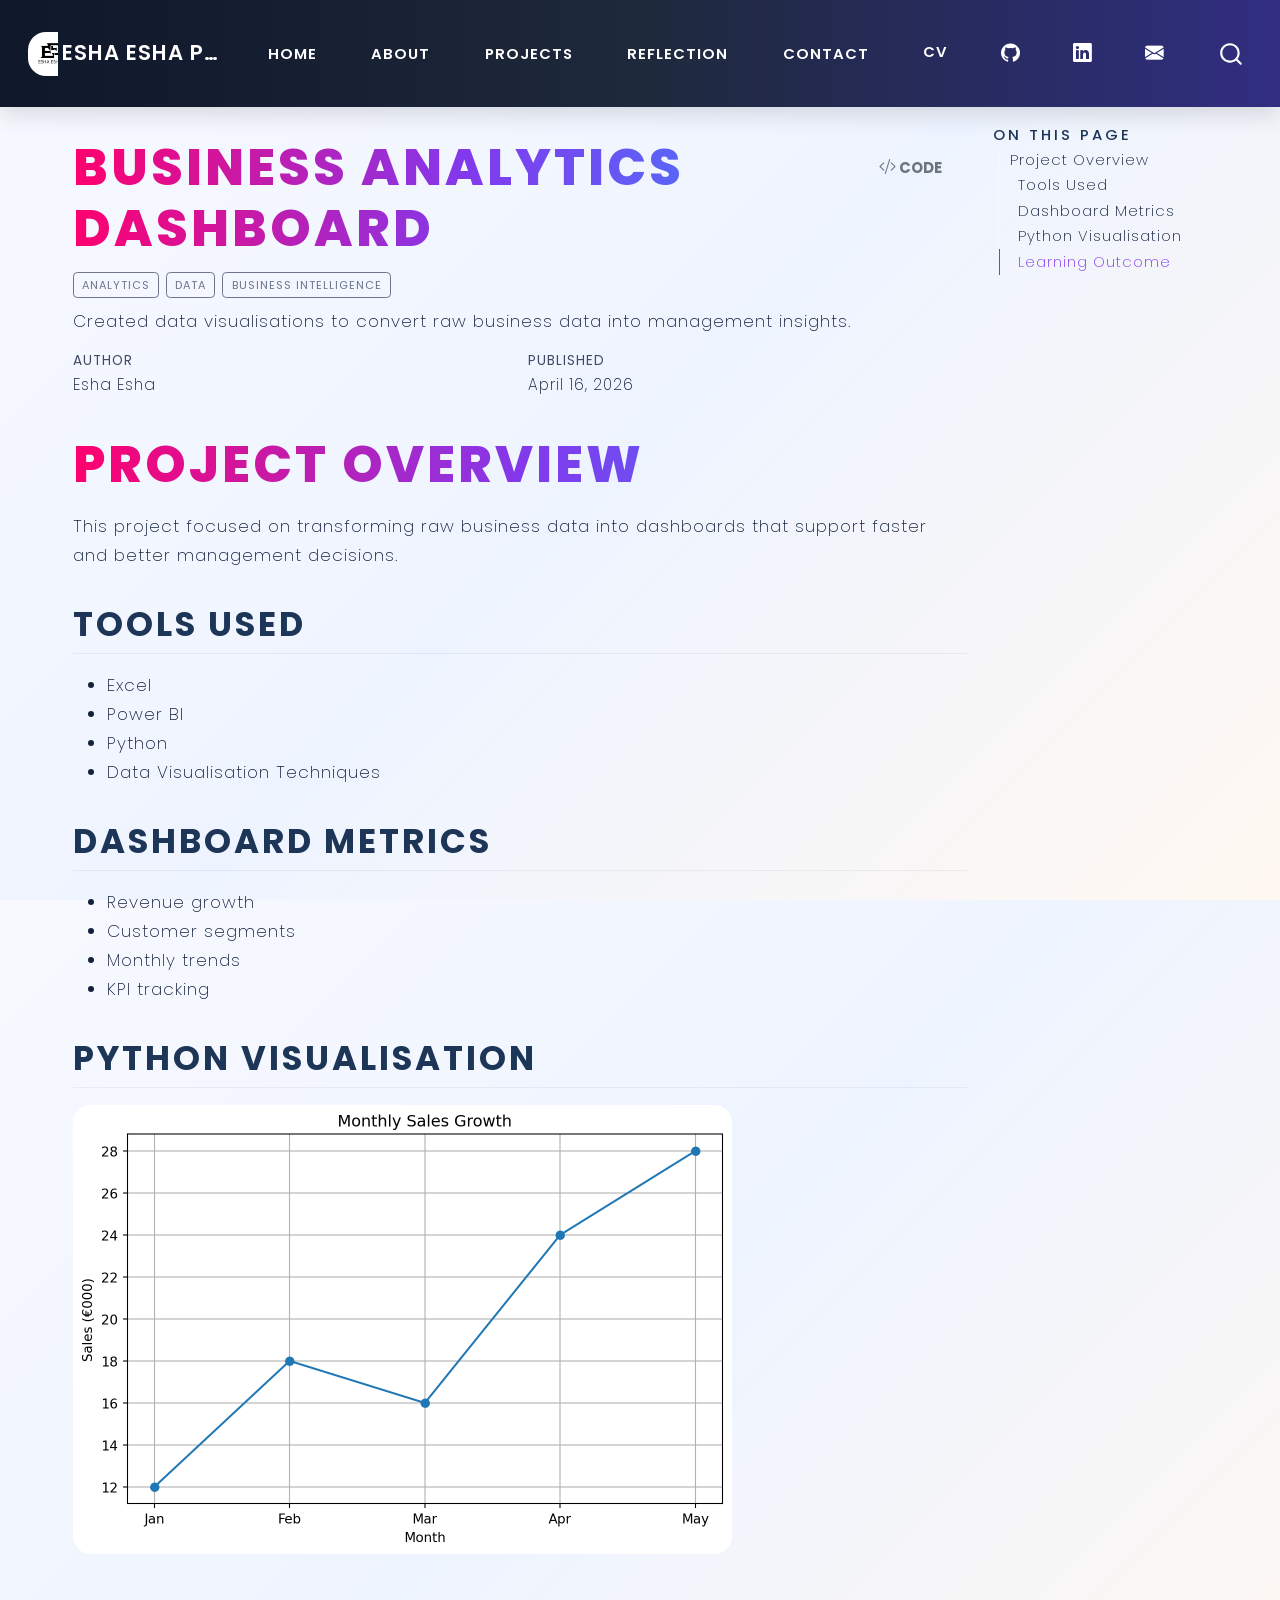
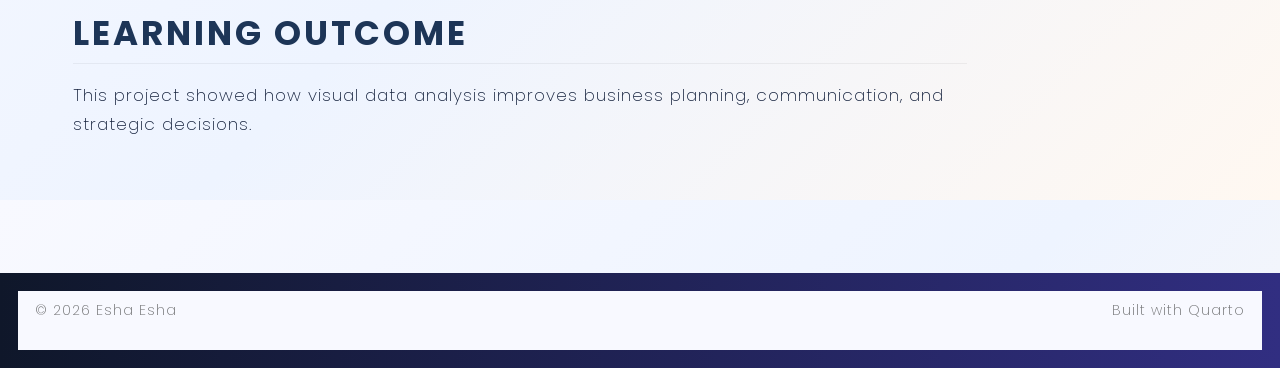
<file: docs/projects/list/analytics.html>
<!DOCTYPE html>
<html xmlns="http://www.w3.org/1999/xhtml" lang="en" xml:lang="en"><head>

<meta charset="utf-8">
<meta name="generator" content="quarto-1.9.37">

<meta name="viewport" content="width=device-width, initial-scale=1.0, user-scalable=yes">

<meta name="author" content="Esha Esha">
<meta name="dcterms.date" content="2026-04-16">
<meta name="description" content="Created data visualisations to convert raw business data into management insights.">

<title>Business Analytics Dashboard – Esha Esha Portfolio</title>
<style>
/* Default styles provided by pandoc.
** See https://pandoc.org/MANUAL.html#variables-for-html for config info.
*/
code{white-space: pre-wrap;}
span.smallcaps{font-variant: small-caps;}
div.columns{display: flex; gap: min(4vw, 1.5em);}
div.column{flex: auto; overflow-x: auto;}
div.hanging-indent{margin-left: 1.5em; text-indent: -1.5em;}
ul.task-list{list-style: none;}
ul.task-list li input[type="checkbox"] {
  width: 0.8em;
  margin: 0 0.8em 0.2em -1em; /* quarto-specific, see https://github.com/quarto-dev/quarto-cli/issues/4556 */ 
  vertical-align: middle;
}
/* CSS for syntax highlighting */
html { -webkit-text-size-adjust: 100%; }
pre > code.sourceCode { white-space: pre; position: relative; }
pre > code.sourceCode > span { display: inline-block; line-height: 1.25; }
pre > code.sourceCode > span:empty { height: 1.2em; }
.sourceCode { overflow: visible; }
code.sourceCode > span { color: inherit; text-decoration: inherit; }
div.sourceCode { margin: 1em 0; }
pre.sourceCode { margin: 0; }
@media screen {
div.sourceCode { overflow: auto; }
}
@media print {
pre > code.sourceCode { white-space: pre-wrap; }
pre > code.sourceCode > span { text-indent: -5em; padding-left: 5em; }
}
pre.numberSource code
  { counter-reset: source-line 0; }
pre.numberSource code > span
  { position: relative; left: -4em; counter-increment: source-line; }
pre.numberSource code > span > a:first-child::before
  { content: counter(source-line);
    position: relative; left: -1em; text-align: right; vertical-align: baseline;
    border: none; display: inline-block;
    -webkit-touch-callout: none; -webkit-user-select: none;
    -khtml-user-select: none; -moz-user-select: none;
    -ms-user-select: none; user-select: none;
    padding: 0 4px; width: 4em;
  }
pre.numberSource { margin-left: 3em;  padding-left: 4px; }
div.sourceCode
  {   }
@media screen {
pre > code.sourceCode > span > a:first-child::before { text-decoration: underline; }
}
</style>


<script src="../../site_libs/quarto-nav/quarto-nav.js"></script>
<script src="../../site_libs/clipboard/clipboard.min.js"></script>
<script src="../../site_libs/quarto-search/autocomplete.umd.js"></script>
<script src="../../site_libs/quarto-search/fuse.min.js"></script>
<script src="../../site_libs/quarto-search/quarto-search.js"></script>
<meta name="quarto:offset" content="../../">
<link href="../../images/favicon.ico" rel="icon">
<script src="../../site_libs/quarto-html/quarto.js" type="module"></script>
<script src="../../site_libs/quarto-html/tabsets/tabsets.js" type="module"></script>
<script src="../../site_libs/quarto-html/popper.min.js"></script>
<script src="../../site_libs/quarto-html/tippy.umd.min.js"></script>
<script src="../../site_libs/quarto-html/anchor.min.js"></script>
<link href="../../site_libs/quarto-html/tippy.css" rel="stylesheet">
<link href="../../site_libs/quarto-html/quarto-syntax-highlighting-7f8f88aac4f3542376d5c11b86a4c14d.css" rel="stylesheet" id="quarto-text-highlighting-styles">
<script src="../../site_libs/bootstrap/bootstrap.min.js"></script>
<link href="../../site_libs/bootstrap/bootstrap-icons.css" rel="stylesheet">
<link href="../../site_libs/bootstrap/bootstrap-a9483f2c2e3bb94b5553530dd1c620a8.min.css" rel="stylesheet" append-hash="true" id="quarto-bootstrap" data-mode="light">
<script id="quarto-search-options" type="application/json">{
  "location": "navbar",
  "copy-button": false,
  "collapse-after": 3,
  "panel-placement": "end",
  "type": "overlay",
  "limit": 50,
  "keyboard-shortcut": [
    "f",
    "/",
    "s"
  ],
  "show-item-context": false,
  "language": {
    "search-no-results-text": "No results",
    "search-matching-documents-text": "matching documents",
    "search-copy-link-title": "Copy link to search",
    "search-hide-matches-text": "Hide additional matches",
    "search-more-match-text": "more match in this document",
    "search-more-matches-text": "more matches in this document",
    "search-clear-button-title": "Clear",
    "search-text-placeholder": "",
    "search-detached-cancel-button-title": "Cancel",
    "search-submit-button-title": "Submit",
    "search-label": "Search"
  }
}</script>
<style>html{ scroll-behavior: smooth; }</style>


</head>

<body class="nav-fixed quarto-light">

<div id="quarto-search-results"></div>
  <header id="quarto-header" class="headroom fixed-top">
    <nav class="navbar navbar-expand-lg " data-bs-theme="dark">
      <div class="navbar-container container-fluid">
      <div class="navbar-brand-container mx-auto">
    <a href="../../index.html" class="navbar-brand navbar-brand-logo">
    <img src="../../images/logo.png" alt="" class="navbar-logo light-content">
    <img src="../../images/logo.png" alt="" class="navbar-logo dark-content">
    </a>
    <a class="navbar-brand" href="../../index.html">
    <span class="navbar-title">Esha Esha Portfolio</span>
    </a>
  </div>
            <div id="quarto-search" class="" title="Search"></div>
          <button class="navbar-toggler" type="button" data-bs-toggle="collapse" data-bs-target="#navbarCollapse" aria-controls="navbarCollapse" role="menu" aria-expanded="false" aria-label="Toggle navigation" onclick="if (window.quartoToggleHeadroom) { window.quartoToggleHeadroom(); }">
  <span class="navbar-toggler-icon"></span>
</button>
          <div class="collapse navbar-collapse" id="navbarCollapse">
            <ul class="navbar-nav navbar-nav-scroll me-auto">
  <li class="nav-item">
    <a class="nav-link" href="../../index.html"> 
<span class="menu-text">Home</span></a>
  </li>  
  <li class="nav-item">
    <a class="nav-link" href="../../about.html"> 
<span class="menu-text">About</span></a>
  </li>  
  <li class="nav-item">
    <a class="nav-link" href="../../projects/index.html"> 
<span class="menu-text">Projects</span></a>
  </li>  
  <li class="nav-item">
    <a class="nav-link" href="../../reflection.html"> 
<span class="menu-text">Reflection</span></a>
  </li>  
  <li class="nav-item">
    <a class="nav-link" href="../../contact.html"> 
<span class="menu-text">Contact</span></a>
  </li>  
</ul>
            <ul class="navbar-nav navbar-nav-scroll ms-auto">
  <li class="nav-item">
    <a class="nav-link" href="../../cv/Esha_CV.pdf" target="_blank"> 
<span class="menu-text">CV</span></a>
  </li>  
  <li class="nav-item compact">
    <a class="nav-link" href="https://github.com/yourusername" target="_blank"> <i class="bi bi-github" role="img">
</i> 
<span class="menu-text"></span></a>
  </li>  
  <li class="nav-item compact">
    <a class="nav-link" href="https://linkedin.com/in/yourprofile" target="_blank"> <i class="bi bi-linkedin" role="img">
</i> 
<span class="menu-text"></span></a>
  </li>  
  <li class="nav-item compact">
    <a class="nav-link" href="mailto:esha.esha2@mail.dcu.ie"> <i class="bi bi-envelope-fill" role="img">
</i> 
<span class="menu-text"></span></a>
  </li>  
</ul>
          </div> <!-- /navcollapse -->
            <div class="quarto-navbar-tools">
</div>
      </div> <!-- /container-fluid -->
    </nav>
</header>
<!-- content -->
<div id="quarto-content" class="quarto-container page-columns page-rows-contents page-layout-full page-navbar">
<!-- sidebar -->
<!-- margin-sidebar -->
    <div id="quarto-margin-sidebar" class="sidebar margin-sidebar">
        <nav id="TOC" role="doc-toc" class="toc-active">
    <h2 id="toc-title">On this page</h2>
   
  <ul>
  <li><a href="#project-overview" id="toc-project-overview" class="nav-link active" data-scroll-target="#project-overview">Project Overview</a>
  <ul class="collapse">
  <li><a href="#tools-used" id="toc-tools-used" class="nav-link" data-scroll-target="#tools-used">Tools Used</a></li>
  <li><a href="#dashboard-metrics" id="toc-dashboard-metrics" class="nav-link" data-scroll-target="#dashboard-metrics">Dashboard Metrics</a></li>
  <li><a href="#python-visualisation" id="toc-python-visualisation" class="nav-link" data-scroll-target="#python-visualisation">Python Visualisation</a></li>
  <li><a href="#learning-outcome" id="toc-learning-outcome" class="nav-link" data-scroll-target="#learning-outcome">Learning Outcome</a></li>
  </ul></li>
  </ul>
</nav>
    </div>
<!-- main -->
<main class="content column-page-left" id="quarto-document-content">

<header id="title-block-header" class="quarto-title-block default">
<div class="quarto-title">
<div class="quarto-title-block"><div><h1 class="title">Business Analytics Dashboard</h1><button type="button" class="btn code-tools-button" id="quarto-code-tools-source"><i class="bi"></i> Code</button></div></div>
  <div class="quarto-categories">
    <div class="quarto-category">Analytics</div>
    <div class="quarto-category">Data</div>
    <div class="quarto-category">Business Intelligence</div>
  </div>
  </div>

<div>
  <div class="description">
    Created data visualisations to convert raw business data into management insights.
  </div>
</div>


<div class="quarto-title-meta column-page-left">

    <div>
    <div class="quarto-title-meta-heading">Author</div>
    <div class="quarto-title-meta-contents">
             <p>Esha Esha </p>
          </div>
  </div>
    
    <div>
    <div class="quarto-title-meta-heading">Published</div>
    <div class="quarto-title-meta-contents">
      <p class="date">April 16, 2026</p>
    </div>
  </div>
  
    
  </div>
  


</header>


<section id="project-overview" class="level1">
<h1>Project Overview</h1>
<p>This project focused on transforming raw business data into dashboards that support faster and better management decisions.</p>
<section id="tools-used" class="level2">
<h2 class="anchored" data-anchor-id="tools-used">Tools Used</h2>
<ul>
<li>Excel<br>
</li>
<li>Power BI<br>
</li>
<li>Python<br>
</li>
<li>Data Visualisation Techniques</li>
</ul>
</section>
<section id="dashboard-metrics" class="level2">
<h2 class="anchored" data-anchor-id="dashboard-metrics">Dashboard Metrics</h2>
<ul>
<li>Revenue growth<br>
</li>
<li>Customer segments<br>
</li>
<li>Monthly trends<br>
</li>
<li>KPI tracking</li>
</ul>
</section>
<section id="python-visualisation" class="level2">
<h2 class="anchored" data-anchor-id="python-visualisation">Python Visualisation</h2>
<div id="dfc7d097" class="cell" data-execution_count="1">
<div class="cell-output cell-output-display">
<div>
<figure class="figure">
<p><img src="analytics_files/figure-html/cell-2-output-1.png" width="659" height="449" class="figure-img"></p>
</figure>
</div>
</div>
</div>
</section>
<section id="learning-outcome" class="level2">
<h2 class="anchored" data-anchor-id="learning-outcome">Learning Outcome</h2>
<p>This project showed how visual data analysis improves business planning, communication, and strategic decisions.</p>


<!-- -->

</section>
</section>

</main> <!-- /main -->
<script id="quarto-html-after-body" type="application/javascript">
  window.document.addEventListener("DOMContentLoaded", function (event) {
    const icon = "";
    const anchorJS = new window.AnchorJS();
    anchorJS.options = {
      placement: 'right',
      icon: icon
    };
    anchorJS.add('.anchored');
    const isCodeAnnotation = (el) => {
      for (const clz of el.classList) {
        if (clz.startsWith('code-annotation-')) {                     
          return true;
        }
      }
      return false;
    }
    const onCopySuccess = function(e) {
      // button target
      const button = e.trigger;
      // don't keep focus
      button.blur();
      // flash "checked"
      button.classList.add('code-copy-button-checked');
      var currentTitle = button.getAttribute("title");
      button.setAttribute("title", "Copied!");
      let tooltip;
      if (window.bootstrap) {
        button.setAttribute("data-bs-toggle", "tooltip");
        button.setAttribute("data-bs-placement", "left");
        button.setAttribute("data-bs-title", "Copied!");
        tooltip = new bootstrap.Tooltip(button, 
          { trigger: "manual", 
            customClass: "code-copy-button-tooltip",
            offset: [0, -8]});
        tooltip.show();    
      }
      setTimeout(function() {
        if (tooltip) {
          tooltip.hide();
          button.removeAttribute("data-bs-title");
          button.removeAttribute("data-bs-toggle");
          button.removeAttribute("data-bs-placement");
        }
        button.setAttribute("title", currentTitle);
        button.classList.remove('code-copy-button-checked');
      }, 1000);
      // clear code selection
      e.clearSelection();
    }
    const getTextToCopy = function(trigger) {
      const outerScaffold = trigger.parentElement.cloneNode(true);
      const codeEl = outerScaffold.querySelector('code');
      for (const childEl of codeEl.children) {
        if (isCodeAnnotation(childEl)) {
          childEl.remove();
        }
      }
      return codeEl.innerText;
    }
    const clipboard = new window.ClipboardJS('.code-copy-button:not([data-in-quarto-modal])', {
      text: getTextToCopy
    });
    clipboard.on('success', onCopySuccess);
    if (window.document.getElementById('quarto-embedded-source-code-modal')) {
      const clipboardModal = new window.ClipboardJS('.code-copy-button[data-in-quarto-modal]', {
        text: getTextToCopy,
        container: window.document.getElementById('quarto-embedded-source-code-modal')
      });
      clipboardModal.on('success', onCopySuccess);
    }
    const viewSource = window.document.getElementById('quarto-view-source') ||
                       window.document.getElementById('quarto-code-tools-source');
    if (viewSource) {
      const sourceUrl = viewSource.getAttribute("data-quarto-source-url");
      viewSource.addEventListener("click", function(e) {
        if (sourceUrl) {
          // rstudio viewer pane
          if (/\bcapabilities=\b/.test(window.location)) {
            window.open(sourceUrl);
          } else {
            window.location.href = sourceUrl;
          }
        } else {
          const modal = new bootstrap.Modal(document.getElementById('quarto-embedded-source-code-modal'));
          modal.show();
        }
        return false;
      });
    }
    function toggleCodeHandler(show) {
      return function(e) {
        const detailsSrc = window.document.querySelectorAll(".cell > details > .sourceCode");
        for (let i=0; i<detailsSrc.length; i++) {
          const details = detailsSrc[i].parentElement;
          if (show) {
            details.open = true;
          } else {
            details.removeAttribute("open");
          }
        }
        const cellCodeDivs = window.document.querySelectorAll(".cell > .sourceCode");
        const fromCls = show ? "hidden" : "unhidden";
        const toCls = show ? "unhidden" : "hidden";
        for (let i=0; i<cellCodeDivs.length; i++) {
          const codeDiv = cellCodeDivs[i];
          if (codeDiv.classList.contains(fromCls)) {
            codeDiv.classList.remove(fromCls);
            codeDiv.classList.add(toCls);
          } 
        }
        return false;
      }
    }
    const hideAllCode = window.document.getElementById("quarto-hide-all-code");
    if (hideAllCode) {
      hideAllCode.addEventListener("click", toggleCodeHandler(false));
    }
    const showAllCode = window.document.getElementById("quarto-show-all-code");
    if (showAllCode) {
      showAllCode.addEventListener("click", toggleCodeHandler(true));
    }
      var localhostRegex = new RegExp(/^(?:http|https):\/\/localhost\:?[0-9]*\//);
      var mailtoRegex = new RegExp(/^mailto:/);
        var filterRegex = new RegExp('/' + window.location.host + '/');
      var isInternal = (href) => {
          return filterRegex.test(href) || localhostRegex.test(href) || mailtoRegex.test(href);
      }
      // Inspect non-navigation links and adorn them if external
     var links = window.document.querySelectorAll('a[href]:not(.nav-link):not(.navbar-brand):not(.toc-action):not(.sidebar-link):not(.sidebar-item-toggle):not(.pagination-link):not(.no-external):not([aria-hidden]):not(.dropdown-item):not(.quarto-navigation-tool):not(.about-link)');
      for (var i=0; i<links.length; i++) {
        const link = links[i];
        if (!isInternal(link.href)) {
          // undo the damage that might have been done by quarto-nav.js in the case of
          // links that we want to consider external
          if (link.dataset.originalHref !== undefined) {
            link.href = link.dataset.originalHref;
          }
            // target, if specified
            link.setAttribute("target", "_blank");
            if (link.getAttribute("rel") === null) {
              link.setAttribute("rel", "noopener");
            }
        }
      }
    function tippyHover(el, contentFn, onTriggerFn, onUntriggerFn) {
      const config = {
        allowHTML: true,
        maxWidth: 500,
        delay: 100,
        arrow: false,
        appendTo: function(el) {
            return el.parentElement;
        },
        interactive: true,
        interactiveBorder: 10,
        theme: 'quarto',
        placement: 'bottom-start',
      };
      if (contentFn) {
        config.content = contentFn;
      }
      if (onTriggerFn) {
        config.onTrigger = onTriggerFn;
      }
      if (onUntriggerFn) {
        config.onUntrigger = onUntriggerFn;
      }
      window.tippy(el, config); 
    }
    const noterefs = window.document.querySelectorAll('a[role="doc-noteref"]');
    for (var i=0; i<noterefs.length; i++) {
      const ref = noterefs[i];
      tippyHover(ref, function() {
        // use id or data attribute instead here
        let href = ref.getAttribute('data-footnote-href') || ref.getAttribute('href');
        try { href = new URL(href).hash; } catch {}
        const id = href.replace(/^#\/?/, "");
        const note = window.document.getElementById(id);
        if (note) {
          return note.innerHTML;
        } else {
          return "";
        }
      });
    }
    const xrefs = window.document.querySelectorAll('a.quarto-xref');
    const processXRef = (id, note) => {
      // Strip column container classes
      const stripColumnClz = (el) => {
        el.classList.remove("page-full", "page-columns");
        if (el.children) {
          for (const child of el.children) {
            stripColumnClz(child);
          }
        }
      }
      stripColumnClz(note)
      if (id === null || id.startsWith('sec-')) {
        // Special case sections, only their first couple elements
        const container = document.createElement("div");
        if (note.children && note.children.length > 2) {
          container.appendChild(note.children[0].cloneNode(true));
          for (let i = 1; i < note.children.length; i++) {
            const child = note.children[i];
            if (child.tagName === "P" && child.innerText === "") {
              continue;
            } else {
              container.appendChild(child.cloneNode(true));
              break;
            }
          }
          if (window.Quarto?.typesetMath) {
            window.Quarto.typesetMath(container);
          }
          return container.innerHTML
        } else {
          if (window.Quarto?.typesetMath) {
            window.Quarto.typesetMath(note);
          }
          return note.innerHTML;
        }
      } else {
        // Remove any anchor links if they are present
        const anchorLink = note.querySelector('a.anchorjs-link');
        if (anchorLink) {
          anchorLink.remove();
        }
        if (window.Quarto?.typesetMath) {
          window.Quarto.typesetMath(note);
        }
        if (note.classList.contains("callout")) {
          return note.outerHTML;
        } else {
          return note.innerHTML;
        }
      }
    }
    for (var i=0; i<xrefs.length; i++) {
      const xref = xrefs[i];
      tippyHover(xref, undefined, function(instance) {
        instance.disable();
        let url = xref.getAttribute('href');
        let hash = undefined; 
        if (url.startsWith('#')) {
          hash = url;
        } else {
          try { hash = new URL(url).hash; } catch {}
        }
        if (hash) {
          const id = hash.replace(/^#\/?/, "");
          const note = window.document.getElementById(id);
          if (note !== null) {
            try {
              const html = processXRef(id, note.cloneNode(true));
              instance.setContent(html);
            } finally {
              instance.enable();
              instance.show();
            }
          } else {
            // See if we can fetch this
            fetch(url.split('#')[0])
            .then(res => res.text())
            .then(html => {
              const parser = new DOMParser();
              const htmlDoc = parser.parseFromString(html, "text/html");
              const note = htmlDoc.getElementById(id);
              if (note !== null) {
                const html = processXRef(id, note);
                instance.setContent(html);
              } 
            }).finally(() => {
              instance.enable();
              instance.show();
            });
          }
        } else {
          // See if we can fetch a full url (with no hash to target)
          // This is a special case and we should probably do some content thinning / targeting
          fetch(url)
          .then(res => res.text())
          .then(html => {
            const parser = new DOMParser();
            const htmlDoc = parser.parseFromString(html, "text/html");
            const note = htmlDoc.querySelector('main.content');
            if (note !== null) {
              // This should only happen for chapter cross references
              // (since there is no id in the URL)
              // remove the first header
              if (note.children.length > 0 && note.children[0].tagName === "HEADER") {
                note.children[0].remove();
              }
              const html = processXRef(null, note);
              instance.setContent(html);
            } 
          }).finally(() => {
            instance.enable();
            instance.show();
          });
        }
      }, function(instance) {
      });
    }
        let selectedAnnoteEl;
        const selectorForAnnotation = ( cell, annotation) => {
          let cellAttr = 'data-code-cell="' + cell + '"';
          let lineAttr = 'data-code-annotation="' +  annotation + '"';
          const selector = 'span[' + cellAttr + '][' + lineAttr + ']';
          return selector;
        }
        const selectCodeLines = (annoteEl) => {
          const doc = window.document;
          const targetCell = annoteEl.getAttribute("data-target-cell");
          const targetAnnotation = annoteEl.getAttribute("data-target-annotation");
          const annoteSpan = window.document.querySelector(selectorForAnnotation(targetCell, targetAnnotation));
          const lines = annoteSpan.getAttribute("data-code-lines").split(",");
          const lineIds = lines.map((line) => {
            return targetCell + "-" + line;
          })
          let top = null;
          let height = null;
          let parent = null;
          if (lineIds.length > 0) {
              //compute the position of the single el (top and bottom and make a div)
              const el = window.document.getElementById(lineIds[0]);
              top = el.offsetTop;
              height = el.offsetHeight;
              parent = el.parentElement.parentElement;
            if (lineIds.length > 1) {
              const lastEl = window.document.getElementById(lineIds[lineIds.length - 1]);
              const bottom = lastEl.offsetTop + lastEl.offsetHeight;
              height = bottom - top;
            }
            if (top !== null && height !== null && parent !== null) {
              // cook up a div (if necessary) and position it 
              let div = window.document.getElementById("code-annotation-line-highlight");
              if (div === null) {
                div = window.document.createElement("div");
                div.setAttribute("id", "code-annotation-line-highlight");
                div.style.position = 'absolute';
                parent.appendChild(div);
              }
              div.style.top = top - 2 + "px";
              div.style.height = height + 4 + "px";
              div.style.left = 0;
              let gutterDiv = window.document.getElementById("code-annotation-line-highlight-gutter");
              if (gutterDiv === null) {
                gutterDiv = window.document.createElement("div");
                gutterDiv.setAttribute("id", "code-annotation-line-highlight-gutter");
                gutterDiv.style.position = 'absolute';
                const codeCell = window.document.getElementById(targetCell);
                const gutter = codeCell.querySelector('.code-annotation-gutter');
                gutter.appendChild(gutterDiv);
              }
              gutterDiv.style.top = top - 2 + "px";
              gutterDiv.style.height = height + 4 + "px";
            }
            selectedAnnoteEl = annoteEl;
          }
        };
        const unselectCodeLines = () => {
          const elementsIds = ["code-annotation-line-highlight", "code-annotation-line-highlight-gutter"];
          elementsIds.forEach((elId) => {
            const div = window.document.getElementById(elId);
            if (div) {
              div.remove();
            }
          });
          selectedAnnoteEl = undefined;
        };
          // Handle positioning of the toggle
      window.addEventListener(
        "resize",
        throttle(() => {
          elRect = undefined;
          if (selectedAnnoteEl) {
            selectCodeLines(selectedAnnoteEl);
          }
        }, 10)
      );
      function throttle(fn, ms) {
      let throttle = false;
      let timer;
        return (...args) => {
          if(!throttle) { // first call gets through
              fn.apply(this, args);
              throttle = true;
          } else { // all the others get throttled
              if(timer) clearTimeout(timer); // cancel #2
              timer = setTimeout(() => {
                fn.apply(this, args);
                timer = throttle = false;
              }, ms);
          }
        };
      }
        // Attach click handler to the DT
        const annoteDls = window.document.querySelectorAll('dt[data-target-cell]');
        for (const annoteDlNode of annoteDls) {
          annoteDlNode.addEventListener('click', (event) => {
            const clickedEl = event.target;
            if (clickedEl !== selectedAnnoteEl) {
              unselectCodeLines();
              const activeEl = window.document.querySelector('dt[data-target-cell].code-annotation-active');
              if (activeEl) {
                activeEl.classList.remove('code-annotation-active');
              }
              selectCodeLines(clickedEl);
              clickedEl.classList.add('code-annotation-active');
            } else {
              // Unselect the line
              unselectCodeLines();
              clickedEl.classList.remove('code-annotation-active');
            }
          });
        }
    const findCites = (el) => {
      const parentEl = el.parentElement;
      if (parentEl) {
        const cites = parentEl.dataset.cites;
        if (cites) {
          return {
            el,
            cites: cites.split(' ')
          };
        } else {
          return findCites(el.parentElement)
        }
      } else {
        return undefined;
      }
    };
    var bibliorefs = window.document.querySelectorAll('a[role="doc-biblioref"]');
    for (var i=0; i<bibliorefs.length; i++) {
      const ref = bibliorefs[i];
      const citeInfo = findCites(ref);
      if (citeInfo) {
        tippyHover(citeInfo.el, function() {
          var popup = window.document.createElement('div');
          citeInfo.cites.forEach(function(cite) {
            var citeDiv = window.document.createElement('div');
            citeDiv.classList.add('hanging-indent');
            citeDiv.classList.add('csl-entry');
            var biblioDiv = window.document.getElementById('ref-' + cite);
            if (biblioDiv) {
              citeDiv.innerHTML = biblioDiv.innerHTML;
            }
            popup.appendChild(citeDiv);
          });
          return popup.innerHTML;
        });
      }
    }
  });
  </script><div class="modal fade" id="quarto-embedded-source-code-modal" tabindex="-1" aria-labelledby="quarto-embedded-source-code-modal-label" aria-hidden="true"><div class="modal-dialog modal-dialog-scrollable"><div class="modal-content"><div class="modal-header"><h5 class="modal-title" id="quarto-embedded-source-code-modal-label">Source Code</h5><button class="btn-close" data-bs-dismiss="modal"></button></div><div class="modal-body"><div class="">
<div class="code-copy-outer-scaffold"><div class="sourceCode" id="cb1" data-shortcodes="false"><pre class="sourceCode markdown code-with-copy"><code class="sourceCode markdown"><span id="cb1-1"><a href="#cb1-1" aria-hidden="true" tabindex="-1"></a><span class="co">---</span></span>
<span id="cb1-2"><a href="#cb1-2" aria-hidden="true" tabindex="-1"></a><span class="an">title:</span><span class="co"> "Business Analytics Dashboard"</span></span>
<span id="cb1-3"><a href="#cb1-3" aria-hidden="true" tabindex="-1"></a><span class="an">description:</span><span class="co"> "Created data visualisations to convert raw business data into management insights."</span></span>
<span id="cb1-4"><a href="#cb1-4" aria-hidden="true" tabindex="-1"></a><span class="an">author:</span><span class="co"> "Esha Esha"</span></span>
<span id="cb1-5"><a href="#cb1-5" aria-hidden="true" tabindex="-1"></a><span class="an">date:</span><span class="co"> "2026-04-16"</span></span>
<span id="cb1-6"><a href="#cb1-6" aria-hidden="true" tabindex="-1"></a><span class="an">image:</span><span class="co"> ../../images/analytics.jpg</span></span>
<span id="cb1-7"><a href="#cb1-7" aria-hidden="true" tabindex="-1"></a><span class="an">categories:</span><span class="co"> [Analytics, Data, Business Intelligence]</span></span>
<span id="cb1-8"><a href="#cb1-8" aria-hidden="true" tabindex="-1"></a><span class="co">---</span></span>
<span id="cb1-9"><a href="#cb1-9" aria-hidden="true" tabindex="-1"></a></span>
<span id="cb1-10"><a href="#cb1-10" aria-hidden="true" tabindex="-1"></a><span class="fu"># Project Overview</span></span>
<span id="cb1-11"><a href="#cb1-11" aria-hidden="true" tabindex="-1"></a></span>
<span id="cb1-12"><a href="#cb1-12" aria-hidden="true" tabindex="-1"></a>This project focused on transforming raw business data into dashboards that support faster and better management decisions.</span>
<span id="cb1-13"><a href="#cb1-13" aria-hidden="true" tabindex="-1"></a></span>
<span id="cb1-14"><a href="#cb1-14" aria-hidden="true" tabindex="-1"></a><span class="fu">## Tools Used</span></span>
<span id="cb1-15"><a href="#cb1-15" aria-hidden="true" tabindex="-1"></a></span>
<span id="cb1-16"><a href="#cb1-16" aria-hidden="true" tabindex="-1"></a><span class="ss">- </span>Excel  </span>
<span id="cb1-17"><a href="#cb1-17" aria-hidden="true" tabindex="-1"></a><span class="ss">- </span>Power BI  </span>
<span id="cb1-18"><a href="#cb1-18" aria-hidden="true" tabindex="-1"></a><span class="ss">- </span>Python  </span>
<span id="cb1-19"><a href="#cb1-19" aria-hidden="true" tabindex="-1"></a><span class="ss">- </span>Data Visualisation Techniques  </span>
<span id="cb1-20"><a href="#cb1-20" aria-hidden="true" tabindex="-1"></a></span>
<span id="cb1-21"><a href="#cb1-21" aria-hidden="true" tabindex="-1"></a><span class="fu">## Dashboard Metrics</span></span>
<span id="cb1-22"><a href="#cb1-22" aria-hidden="true" tabindex="-1"></a></span>
<span id="cb1-23"><a href="#cb1-23" aria-hidden="true" tabindex="-1"></a><span class="ss">- </span>Revenue growth  </span>
<span id="cb1-24"><a href="#cb1-24" aria-hidden="true" tabindex="-1"></a><span class="ss">- </span>Customer segments  </span>
<span id="cb1-25"><a href="#cb1-25" aria-hidden="true" tabindex="-1"></a><span class="ss">- </span>Monthly trends  </span>
<span id="cb1-26"><a href="#cb1-26" aria-hidden="true" tabindex="-1"></a><span class="ss">- </span>KPI tracking  </span>
<span id="cb1-27"><a href="#cb1-27" aria-hidden="true" tabindex="-1"></a></span>
<span id="cb1-28"><a href="#cb1-28" aria-hidden="true" tabindex="-1"></a><span class="fu">## Python Visualisation</span></span>
<span id="cb1-29"><a href="#cb1-29" aria-hidden="true" tabindex="-1"></a></span>
<span id="cb1-32"><a href="#cb1-32" aria-hidden="true" tabindex="-1"></a><span class="in">```{python}</span></span>
<span id="cb1-33"><a href="#cb1-33" aria-hidden="true" tabindex="-1"></a><span class="co">#| echo: false</span></span>
<span id="cb1-34"><a href="#cb1-34" aria-hidden="true" tabindex="-1"></a></span>
<span id="cb1-35"><a href="#cb1-35" aria-hidden="true" tabindex="-1"></a><span class="im">import</span> pandas <span class="im">as</span> pd</span>
<span id="cb1-36"><a href="#cb1-36" aria-hidden="true" tabindex="-1"></a><span class="im">import</span> matplotlib.pyplot <span class="im">as</span> plt</span>
<span id="cb1-37"><a href="#cb1-37" aria-hidden="true" tabindex="-1"></a></span>
<span id="cb1-38"><a href="#cb1-38" aria-hidden="true" tabindex="-1"></a>months <span class="op">=</span> [<span class="st">"Jan"</span>, <span class="st">"Feb"</span>, <span class="st">"Mar"</span>, <span class="st">"Apr"</span>, <span class="st">"May"</span>]</span>
<span id="cb1-39"><a href="#cb1-39" aria-hidden="true" tabindex="-1"></a>sales <span class="op">=</span> [<span class="dv">12</span>, <span class="dv">18</span>, <span class="dv">16</span>, <span class="dv">24</span>, <span class="dv">28</span>]</span>
<span id="cb1-40"><a href="#cb1-40" aria-hidden="true" tabindex="-1"></a></span>
<span id="cb1-41"><a href="#cb1-41" aria-hidden="true" tabindex="-1"></a>df <span class="op">=</span> pd.DataFrame({<span class="st">"Month"</span>: months, <span class="st">"Sales"</span>: sales})</span>
<span id="cb1-42"><a href="#cb1-42" aria-hidden="true" tabindex="-1"></a></span>
<span id="cb1-43"><a href="#cb1-43" aria-hidden="true" tabindex="-1"></a>plt.figure(figsize<span class="op">=</span>(<span class="dv">8</span>,<span class="dv">5</span>))</span>
<span id="cb1-44"><a href="#cb1-44" aria-hidden="true" tabindex="-1"></a>plt.plot(df[<span class="st">"Month"</span>], df[<span class="st">"Sales"</span>], marker<span class="op">=</span><span class="st">"o"</span>)</span>
<span id="cb1-45"><a href="#cb1-45" aria-hidden="true" tabindex="-1"></a>plt.title(<span class="st">"Monthly Sales Growth"</span>)</span>
<span id="cb1-46"><a href="#cb1-46" aria-hidden="true" tabindex="-1"></a>plt.ylabel(<span class="st">"Sales (€000)"</span>)</span>
<span id="cb1-47"><a href="#cb1-47" aria-hidden="true" tabindex="-1"></a>plt.xlabel(<span class="st">"Month"</span>)</span>
<span id="cb1-48"><a href="#cb1-48" aria-hidden="true" tabindex="-1"></a>plt.grid(<span class="va">True</span>)</span>
<span id="cb1-49"><a href="#cb1-49" aria-hidden="true" tabindex="-1"></a>plt.show()</span>
<span id="cb1-50"><a href="#cb1-50" aria-hidden="true" tabindex="-1"></a><span class="in">```</span></span>
<span id="cb1-51"><a href="#cb1-51" aria-hidden="true" tabindex="-1"></a></span>
<span id="cb1-52"><a href="#cb1-52" aria-hidden="true" tabindex="-1"></a><span class="fu">## Learning Outcome</span></span>
<span id="cb1-53"><a href="#cb1-53" aria-hidden="true" tabindex="-1"></a></span>
<span id="cb1-54"><a href="#cb1-54" aria-hidden="true" tabindex="-1"></a>This project showed how visual data analysis improves business planning, communication, and strategic decisions.</span>
</code></pre></div><button title="Copy to Clipboard" class="code-copy-button" data-in-quarto-modal=""><i class="bi"></i></button></div>
</div></div></div></div></div>
</div> <!-- /content -->
<footer class="footer">
  <div class="nav-footer">
    <div class="nav-footer-left">
<p>© 2026 Esha Esha</p>
</div>   
    <div class="nav-footer-center">
      &nbsp;
    </div>
    <div class="nav-footer-right">
<p>Built with Quarto</p>
</div>
  </div>
</footer>




<script src="../../site_libs/quarto-html/zenscroll-min.js"></script>
</body></html>
</file>
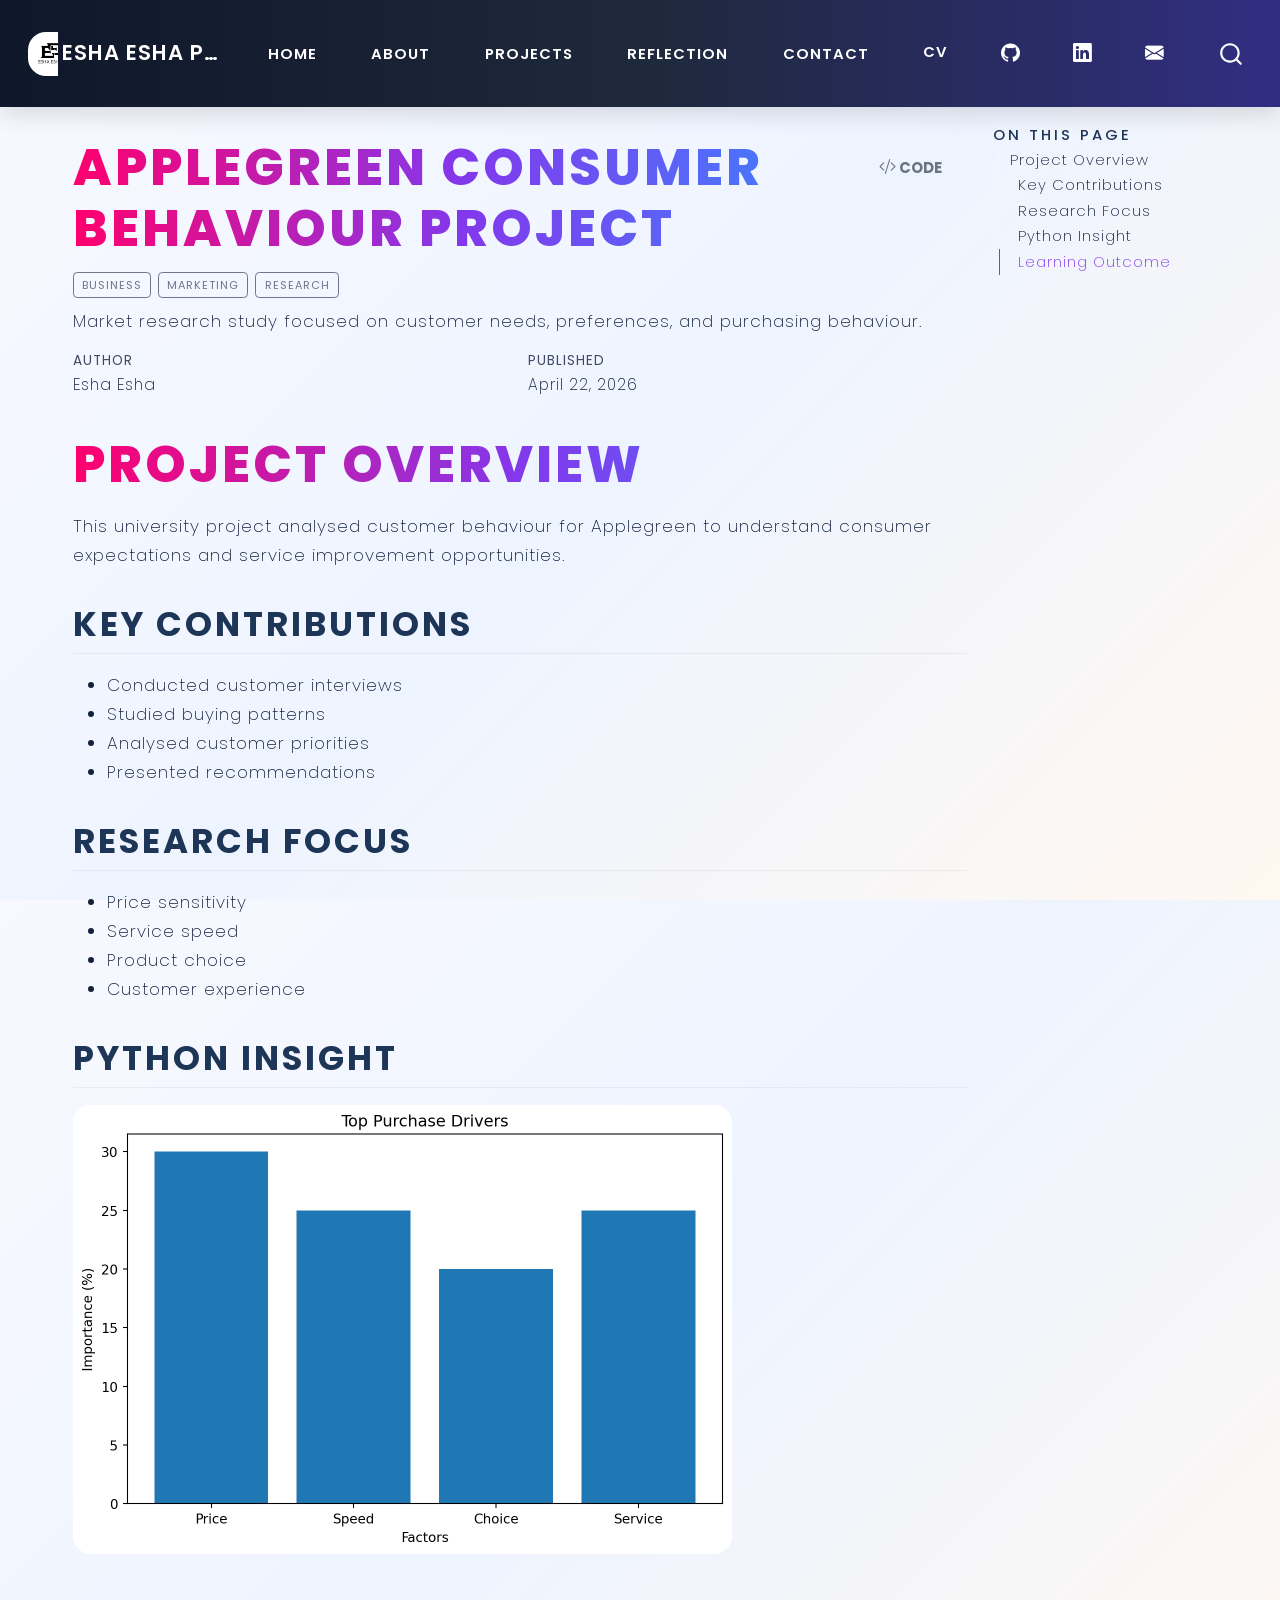
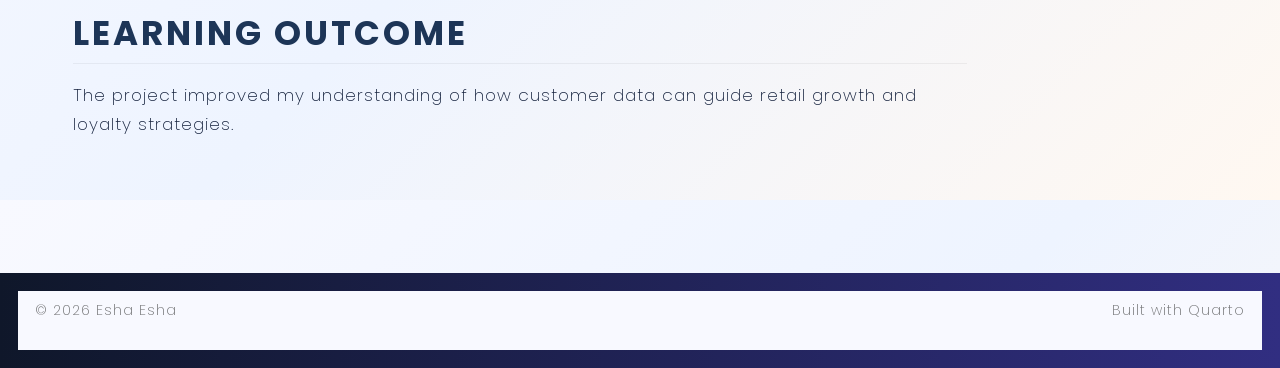
<file: docs/projects/list/applegreen.html>
<!DOCTYPE html>
<html xmlns="http://www.w3.org/1999/xhtml" lang="en" xml:lang="en"><head>

<meta charset="utf-8">
<meta name="generator" content="quarto-1.9.37">

<meta name="viewport" content="width=device-width, initial-scale=1.0, user-scalable=yes">

<meta name="author" content="Esha Esha">
<meta name="dcterms.date" content="2026-04-22">
<meta name="description" content="Market research study focused on customer needs, preferences, and purchasing behaviour.">

<title>Applegreen Consumer Behaviour Project – Esha Esha Portfolio</title>
<style>
/* Default styles provided by pandoc.
** See https://pandoc.org/MANUAL.html#variables-for-html for config info.
*/
code{white-space: pre-wrap;}
span.smallcaps{font-variant: small-caps;}
div.columns{display: flex; gap: min(4vw, 1.5em);}
div.column{flex: auto; overflow-x: auto;}
div.hanging-indent{margin-left: 1.5em; text-indent: -1.5em;}
ul.task-list{list-style: none;}
ul.task-list li input[type="checkbox"] {
  width: 0.8em;
  margin: 0 0.8em 0.2em -1em; /* quarto-specific, see https://github.com/quarto-dev/quarto-cli/issues/4556 */ 
  vertical-align: middle;
}
/* CSS for syntax highlighting */
html { -webkit-text-size-adjust: 100%; }
pre > code.sourceCode { white-space: pre; position: relative; }
pre > code.sourceCode > span { display: inline-block; line-height: 1.25; }
pre > code.sourceCode > span:empty { height: 1.2em; }
.sourceCode { overflow: visible; }
code.sourceCode > span { color: inherit; text-decoration: inherit; }
div.sourceCode { margin: 1em 0; }
pre.sourceCode { margin: 0; }
@media screen {
div.sourceCode { overflow: auto; }
}
@media print {
pre > code.sourceCode { white-space: pre-wrap; }
pre > code.sourceCode > span { text-indent: -5em; padding-left: 5em; }
}
pre.numberSource code
  { counter-reset: source-line 0; }
pre.numberSource code > span
  { position: relative; left: -4em; counter-increment: source-line; }
pre.numberSource code > span > a:first-child::before
  { content: counter(source-line);
    position: relative; left: -1em; text-align: right; vertical-align: baseline;
    border: none; display: inline-block;
    -webkit-touch-callout: none; -webkit-user-select: none;
    -khtml-user-select: none; -moz-user-select: none;
    -ms-user-select: none; user-select: none;
    padding: 0 4px; width: 4em;
  }
pre.numberSource { margin-left: 3em;  padding-left: 4px; }
div.sourceCode
  {   }
@media screen {
pre > code.sourceCode > span > a:first-child::before { text-decoration: underline; }
}
</style>


<script src="../../site_libs/quarto-nav/quarto-nav.js"></script>
<script src="../../site_libs/clipboard/clipboard.min.js"></script>
<script src="../../site_libs/quarto-search/autocomplete.umd.js"></script>
<script src="../../site_libs/quarto-search/fuse.min.js"></script>
<script src="../../site_libs/quarto-search/quarto-search.js"></script>
<meta name="quarto:offset" content="../../">
<link href="../../images/favicon.ico" rel="icon">
<script src="../../site_libs/quarto-html/quarto.js" type="module"></script>
<script src="../../site_libs/quarto-html/tabsets/tabsets.js" type="module"></script>
<script src="../../site_libs/quarto-html/popper.min.js"></script>
<script src="../../site_libs/quarto-html/tippy.umd.min.js"></script>
<script src="../../site_libs/quarto-html/anchor.min.js"></script>
<link href="../../site_libs/quarto-html/tippy.css" rel="stylesheet">
<link href="../../site_libs/quarto-html/quarto-syntax-highlighting-7f8f88aac4f3542376d5c11b86a4c14d.css" rel="stylesheet" id="quarto-text-highlighting-styles">
<script src="../../site_libs/bootstrap/bootstrap.min.js"></script>
<link href="../../site_libs/bootstrap/bootstrap-icons.css" rel="stylesheet">
<link href="../../site_libs/bootstrap/bootstrap-a9483f2c2e3bb94b5553530dd1c620a8.min.css" rel="stylesheet" append-hash="true" id="quarto-bootstrap" data-mode="light">
<script id="quarto-search-options" type="application/json">{
  "location": "navbar",
  "copy-button": false,
  "collapse-after": 3,
  "panel-placement": "end",
  "type": "overlay",
  "limit": 50,
  "keyboard-shortcut": [
    "f",
    "/",
    "s"
  ],
  "show-item-context": false,
  "language": {
    "search-no-results-text": "No results",
    "search-matching-documents-text": "matching documents",
    "search-copy-link-title": "Copy link to search",
    "search-hide-matches-text": "Hide additional matches",
    "search-more-match-text": "more match in this document",
    "search-more-matches-text": "more matches in this document",
    "search-clear-button-title": "Clear",
    "search-text-placeholder": "",
    "search-detached-cancel-button-title": "Cancel",
    "search-submit-button-title": "Submit",
    "search-label": "Search"
  }
}</script>
<style>html{ scroll-behavior: smooth; }</style>


</head>

<body class="nav-fixed quarto-light">

<div id="quarto-search-results"></div>
  <header id="quarto-header" class="headroom fixed-top">
    <nav class="navbar navbar-expand-lg " data-bs-theme="dark">
      <div class="navbar-container container-fluid">
      <div class="navbar-brand-container mx-auto">
    <a href="../../index.html" class="navbar-brand navbar-brand-logo">
    <img src="../../images/logo.png" alt="" class="navbar-logo light-content">
    <img src="../../images/logo.png" alt="" class="navbar-logo dark-content">
    </a>
    <a class="navbar-brand" href="../../index.html">
    <span class="navbar-title">Esha Esha Portfolio</span>
    </a>
  </div>
            <div id="quarto-search" class="" title="Search"></div>
          <button class="navbar-toggler" type="button" data-bs-toggle="collapse" data-bs-target="#navbarCollapse" aria-controls="navbarCollapse" role="menu" aria-expanded="false" aria-label="Toggle navigation" onclick="if (window.quartoToggleHeadroom) { window.quartoToggleHeadroom(); }">
  <span class="navbar-toggler-icon"></span>
</button>
          <div class="collapse navbar-collapse" id="navbarCollapse">
            <ul class="navbar-nav navbar-nav-scroll me-auto">
  <li class="nav-item">
    <a class="nav-link" href="../../index.html"> 
<span class="menu-text">Home</span></a>
  </li>  
  <li class="nav-item">
    <a class="nav-link" href="../../about.html"> 
<span class="menu-text">About</span></a>
  </li>  
  <li class="nav-item">
    <a class="nav-link" href="../../projects/index.html"> 
<span class="menu-text">Projects</span></a>
  </li>  
  <li class="nav-item">
    <a class="nav-link" href="../../reflection.html"> 
<span class="menu-text">Reflection</span></a>
  </li>  
  <li class="nav-item">
    <a class="nav-link" href="../../contact.html"> 
<span class="menu-text">Contact</span></a>
  </li>  
</ul>
            <ul class="navbar-nav navbar-nav-scroll ms-auto">
  <li class="nav-item">
    <a class="nav-link" href="../../cv/Esha_CV.pdf" target="_blank"> 
<span class="menu-text">CV</span></a>
  </li>  
  <li class="nav-item compact">
    <a class="nav-link" href="https://github.com/yourusername" target="_blank"> <i class="bi bi-github" role="img">
</i> 
<span class="menu-text"></span></a>
  </li>  
  <li class="nav-item compact">
    <a class="nav-link" href="https://linkedin.com/in/yourprofile" target="_blank"> <i class="bi bi-linkedin" role="img">
</i> 
<span class="menu-text"></span></a>
  </li>  
  <li class="nav-item compact">
    <a class="nav-link" href="mailto:esha.esha2@mail.dcu.ie"> <i class="bi bi-envelope-fill" role="img">
</i> 
<span class="menu-text"></span></a>
  </li>  
</ul>
          </div> <!-- /navcollapse -->
            <div class="quarto-navbar-tools">
</div>
      </div> <!-- /container-fluid -->
    </nav>
</header>
<!-- content -->
<div id="quarto-content" class="quarto-container page-columns page-rows-contents page-layout-full page-navbar">
<!-- sidebar -->
<!-- margin-sidebar -->
    <div id="quarto-margin-sidebar" class="sidebar margin-sidebar">
        <nav id="TOC" role="doc-toc" class="toc-active">
    <h2 id="toc-title">On this page</h2>
   
  <ul>
  <li><a href="#project-overview" id="toc-project-overview" class="nav-link active" data-scroll-target="#project-overview">Project Overview</a>
  <ul class="collapse">
  <li><a href="#key-contributions" id="toc-key-contributions" class="nav-link" data-scroll-target="#key-contributions">Key Contributions</a></li>
  <li><a href="#research-focus" id="toc-research-focus" class="nav-link" data-scroll-target="#research-focus">Research Focus</a></li>
  <li><a href="#python-insight" id="toc-python-insight" class="nav-link" data-scroll-target="#python-insight">Python Insight</a></li>
  <li><a href="#learning-outcome" id="toc-learning-outcome" class="nav-link" data-scroll-target="#learning-outcome">Learning Outcome</a></li>
  </ul></li>
  </ul>
</nav>
    </div>
<!-- main -->
<main class="content column-page-left" id="quarto-document-content">

<header id="title-block-header" class="quarto-title-block default">
<div class="quarto-title">
<div class="quarto-title-block"><div><h1 class="title">Applegreen Consumer Behaviour Project</h1><button type="button" class="btn code-tools-button" id="quarto-code-tools-source"><i class="bi"></i> Code</button></div></div>
  <div class="quarto-categories">
    <div class="quarto-category">Business</div>
    <div class="quarto-category">Marketing</div>
    <div class="quarto-category">Research</div>
  </div>
  </div>

<div>
  <div class="description">
    Market research study focused on customer needs, preferences, and purchasing behaviour.
  </div>
</div>


<div class="quarto-title-meta column-page-left">

    <div>
    <div class="quarto-title-meta-heading">Author</div>
    <div class="quarto-title-meta-contents">
             <p>Esha Esha </p>
          </div>
  </div>
    
    <div>
    <div class="quarto-title-meta-heading">Published</div>
    <div class="quarto-title-meta-contents">
      <p class="date">April 22, 2026</p>
    </div>
  </div>
  
    
  </div>
  


</header>


<section id="project-overview" class="level1">
<h1>Project Overview</h1>
<p>This university project analysed customer behaviour for Applegreen to understand consumer expectations and service improvement opportunities.</p>
<section id="key-contributions" class="level2">
<h2 class="anchored" data-anchor-id="key-contributions">Key Contributions</h2>
<ul>
<li>Conducted customer interviews<br>
</li>
<li>Studied buying patterns<br>
</li>
<li>Analysed customer priorities<br>
</li>
<li>Presented recommendations</li>
</ul>
</section>
<section id="research-focus" class="level2">
<h2 class="anchored" data-anchor-id="research-focus">Research Focus</h2>
<ul>
<li>Price sensitivity<br>
</li>
<li>Service speed<br>
</li>
<li>Product choice<br>
</li>
<li>Customer experience</li>
</ul>
</section>
<section id="python-insight" class="level2">
<h2 class="anchored" data-anchor-id="python-insight">Python Insight</h2>
<div id="59e8fe5e" class="cell" data-execution_count="1">
<div class="cell-output cell-output-display">
<div>
<figure class="figure">
<p><img src="applegreen_files/figure-html/cell-2-output-1.png" width="659" height="449" class="figure-img"></p>
</figure>
</div>
</div>
</div>
</section>
<section id="learning-outcome" class="level2">
<h2 class="anchored" data-anchor-id="learning-outcome">Learning Outcome</h2>
<p>The project improved my understanding of how customer data can guide retail growth and loyalty strategies.</p>


<!-- -->

</section>
</section>

</main> <!-- /main -->
<script id="quarto-html-after-body" type="application/javascript">
  window.document.addEventListener("DOMContentLoaded", function (event) {
    const icon = "";
    const anchorJS = new window.AnchorJS();
    anchorJS.options = {
      placement: 'right',
      icon: icon
    };
    anchorJS.add('.anchored');
    const isCodeAnnotation = (el) => {
      for (const clz of el.classList) {
        if (clz.startsWith('code-annotation-')) {                     
          return true;
        }
      }
      return false;
    }
    const onCopySuccess = function(e) {
      // button target
      const button = e.trigger;
      // don't keep focus
      button.blur();
      // flash "checked"
      button.classList.add('code-copy-button-checked');
      var currentTitle = button.getAttribute("title");
      button.setAttribute("title", "Copied!");
      let tooltip;
      if (window.bootstrap) {
        button.setAttribute("data-bs-toggle", "tooltip");
        button.setAttribute("data-bs-placement", "left");
        button.setAttribute("data-bs-title", "Copied!");
        tooltip = new bootstrap.Tooltip(button, 
          { trigger: "manual", 
            customClass: "code-copy-button-tooltip",
            offset: [0, -8]});
        tooltip.show();    
      }
      setTimeout(function() {
        if (tooltip) {
          tooltip.hide();
          button.removeAttribute("data-bs-title");
          button.removeAttribute("data-bs-toggle");
          button.removeAttribute("data-bs-placement");
        }
        button.setAttribute("title", currentTitle);
        button.classList.remove('code-copy-button-checked');
      }, 1000);
      // clear code selection
      e.clearSelection();
    }
    const getTextToCopy = function(trigger) {
      const outerScaffold = trigger.parentElement.cloneNode(true);
      const codeEl = outerScaffold.querySelector('code');
      for (const childEl of codeEl.children) {
        if (isCodeAnnotation(childEl)) {
          childEl.remove();
        }
      }
      return codeEl.innerText;
    }
    const clipboard = new window.ClipboardJS('.code-copy-button:not([data-in-quarto-modal])', {
      text: getTextToCopy
    });
    clipboard.on('success', onCopySuccess);
    if (window.document.getElementById('quarto-embedded-source-code-modal')) {
      const clipboardModal = new window.ClipboardJS('.code-copy-button[data-in-quarto-modal]', {
        text: getTextToCopy,
        container: window.document.getElementById('quarto-embedded-source-code-modal')
      });
      clipboardModal.on('success', onCopySuccess);
    }
    const viewSource = window.document.getElementById('quarto-view-source') ||
                       window.document.getElementById('quarto-code-tools-source');
    if (viewSource) {
      const sourceUrl = viewSource.getAttribute("data-quarto-source-url");
      viewSource.addEventListener("click", function(e) {
        if (sourceUrl) {
          // rstudio viewer pane
          if (/\bcapabilities=\b/.test(window.location)) {
            window.open(sourceUrl);
          } else {
            window.location.href = sourceUrl;
          }
        } else {
          const modal = new bootstrap.Modal(document.getElementById('quarto-embedded-source-code-modal'));
          modal.show();
        }
        return false;
      });
    }
    function toggleCodeHandler(show) {
      return function(e) {
        const detailsSrc = window.document.querySelectorAll(".cell > details > .sourceCode");
        for (let i=0; i<detailsSrc.length; i++) {
          const details = detailsSrc[i].parentElement;
          if (show) {
            details.open = true;
          } else {
            details.removeAttribute("open");
          }
        }
        const cellCodeDivs = window.document.querySelectorAll(".cell > .sourceCode");
        const fromCls = show ? "hidden" : "unhidden";
        const toCls = show ? "unhidden" : "hidden";
        for (let i=0; i<cellCodeDivs.length; i++) {
          const codeDiv = cellCodeDivs[i];
          if (codeDiv.classList.contains(fromCls)) {
            codeDiv.classList.remove(fromCls);
            codeDiv.classList.add(toCls);
          } 
        }
        return false;
      }
    }
    const hideAllCode = window.document.getElementById("quarto-hide-all-code");
    if (hideAllCode) {
      hideAllCode.addEventListener("click", toggleCodeHandler(false));
    }
    const showAllCode = window.document.getElementById("quarto-show-all-code");
    if (showAllCode) {
      showAllCode.addEventListener("click", toggleCodeHandler(true));
    }
      var localhostRegex = new RegExp(/^(?:http|https):\/\/localhost\:?[0-9]*\//);
      var mailtoRegex = new RegExp(/^mailto:/);
        var filterRegex = new RegExp('/' + window.location.host + '/');
      var isInternal = (href) => {
          return filterRegex.test(href) || localhostRegex.test(href) || mailtoRegex.test(href);
      }
      // Inspect non-navigation links and adorn them if external
     var links = window.document.querySelectorAll('a[href]:not(.nav-link):not(.navbar-brand):not(.toc-action):not(.sidebar-link):not(.sidebar-item-toggle):not(.pagination-link):not(.no-external):not([aria-hidden]):not(.dropdown-item):not(.quarto-navigation-tool):not(.about-link)');
      for (var i=0; i<links.length; i++) {
        const link = links[i];
        if (!isInternal(link.href)) {
          // undo the damage that might have been done by quarto-nav.js in the case of
          // links that we want to consider external
          if (link.dataset.originalHref !== undefined) {
            link.href = link.dataset.originalHref;
          }
            // target, if specified
            link.setAttribute("target", "_blank");
            if (link.getAttribute("rel") === null) {
              link.setAttribute("rel", "noopener");
            }
        }
      }
    function tippyHover(el, contentFn, onTriggerFn, onUntriggerFn) {
      const config = {
        allowHTML: true,
        maxWidth: 500,
        delay: 100,
        arrow: false,
        appendTo: function(el) {
            return el.parentElement;
        },
        interactive: true,
        interactiveBorder: 10,
        theme: 'quarto',
        placement: 'bottom-start',
      };
      if (contentFn) {
        config.content = contentFn;
      }
      if (onTriggerFn) {
        config.onTrigger = onTriggerFn;
      }
      if (onUntriggerFn) {
        config.onUntrigger = onUntriggerFn;
      }
      window.tippy(el, config); 
    }
    const noterefs = window.document.querySelectorAll('a[role="doc-noteref"]');
    for (var i=0; i<noterefs.length; i++) {
      const ref = noterefs[i];
      tippyHover(ref, function() {
        // use id or data attribute instead here
        let href = ref.getAttribute('data-footnote-href') || ref.getAttribute('href');
        try { href = new URL(href).hash; } catch {}
        const id = href.replace(/^#\/?/, "");
        const note = window.document.getElementById(id);
        if (note) {
          return note.innerHTML;
        } else {
          return "";
        }
      });
    }
    const xrefs = window.document.querySelectorAll('a.quarto-xref');
    const processXRef = (id, note) => {
      // Strip column container classes
      const stripColumnClz = (el) => {
        el.classList.remove("page-full", "page-columns");
        if (el.children) {
          for (const child of el.children) {
            stripColumnClz(child);
          }
        }
      }
      stripColumnClz(note)
      if (id === null || id.startsWith('sec-')) {
        // Special case sections, only their first couple elements
        const container = document.createElement("div");
        if (note.children && note.children.length > 2) {
          container.appendChild(note.children[0].cloneNode(true));
          for (let i = 1; i < note.children.length; i++) {
            const child = note.children[i];
            if (child.tagName === "P" && child.innerText === "") {
              continue;
            } else {
              container.appendChild(child.cloneNode(true));
              break;
            }
          }
          if (window.Quarto?.typesetMath) {
            window.Quarto.typesetMath(container);
          }
          return container.innerHTML
        } else {
          if (window.Quarto?.typesetMath) {
            window.Quarto.typesetMath(note);
          }
          return note.innerHTML;
        }
      } else {
        // Remove any anchor links if they are present
        const anchorLink = note.querySelector('a.anchorjs-link');
        if (anchorLink) {
          anchorLink.remove();
        }
        if (window.Quarto?.typesetMath) {
          window.Quarto.typesetMath(note);
        }
        if (note.classList.contains("callout")) {
          return note.outerHTML;
        } else {
          return note.innerHTML;
        }
      }
    }
    for (var i=0; i<xrefs.length; i++) {
      const xref = xrefs[i];
      tippyHover(xref, undefined, function(instance) {
        instance.disable();
        let url = xref.getAttribute('href');
        let hash = undefined; 
        if (url.startsWith('#')) {
          hash = url;
        } else {
          try { hash = new URL(url).hash; } catch {}
        }
        if (hash) {
          const id = hash.replace(/^#\/?/, "");
          const note = window.document.getElementById(id);
          if (note !== null) {
            try {
              const html = processXRef(id, note.cloneNode(true));
              instance.setContent(html);
            } finally {
              instance.enable();
              instance.show();
            }
          } else {
            // See if we can fetch this
            fetch(url.split('#')[0])
            .then(res => res.text())
            .then(html => {
              const parser = new DOMParser();
              const htmlDoc = parser.parseFromString(html, "text/html");
              const note = htmlDoc.getElementById(id);
              if (note !== null) {
                const html = processXRef(id, note);
                instance.setContent(html);
              } 
            }).finally(() => {
              instance.enable();
              instance.show();
            });
          }
        } else {
          // See if we can fetch a full url (with no hash to target)
          // This is a special case and we should probably do some content thinning / targeting
          fetch(url)
          .then(res => res.text())
          .then(html => {
            const parser = new DOMParser();
            const htmlDoc = parser.parseFromString(html, "text/html");
            const note = htmlDoc.querySelector('main.content');
            if (note !== null) {
              // This should only happen for chapter cross references
              // (since there is no id in the URL)
              // remove the first header
              if (note.children.length > 0 && note.children[0].tagName === "HEADER") {
                note.children[0].remove();
              }
              const html = processXRef(null, note);
              instance.setContent(html);
            } 
          }).finally(() => {
            instance.enable();
            instance.show();
          });
        }
      }, function(instance) {
      });
    }
        let selectedAnnoteEl;
        const selectorForAnnotation = ( cell, annotation) => {
          let cellAttr = 'data-code-cell="' + cell + '"';
          let lineAttr = 'data-code-annotation="' +  annotation + '"';
          const selector = 'span[' + cellAttr + '][' + lineAttr + ']';
          return selector;
        }
        const selectCodeLines = (annoteEl) => {
          const doc = window.document;
          const targetCell = annoteEl.getAttribute("data-target-cell");
          const targetAnnotation = annoteEl.getAttribute("data-target-annotation");
          const annoteSpan = window.document.querySelector(selectorForAnnotation(targetCell, targetAnnotation));
          const lines = annoteSpan.getAttribute("data-code-lines").split(",");
          const lineIds = lines.map((line) => {
            return targetCell + "-" + line;
          })
          let top = null;
          let height = null;
          let parent = null;
          if (lineIds.length > 0) {
              //compute the position of the single el (top and bottom and make a div)
              const el = window.document.getElementById(lineIds[0]);
              top = el.offsetTop;
              height = el.offsetHeight;
              parent = el.parentElement.parentElement;
            if (lineIds.length > 1) {
              const lastEl = window.document.getElementById(lineIds[lineIds.length - 1]);
              const bottom = lastEl.offsetTop + lastEl.offsetHeight;
              height = bottom - top;
            }
            if (top !== null && height !== null && parent !== null) {
              // cook up a div (if necessary) and position it 
              let div = window.document.getElementById("code-annotation-line-highlight");
              if (div === null) {
                div = window.document.createElement("div");
                div.setAttribute("id", "code-annotation-line-highlight");
                div.style.position = 'absolute';
                parent.appendChild(div);
              }
              div.style.top = top - 2 + "px";
              div.style.height = height + 4 + "px";
              div.style.left = 0;
              let gutterDiv = window.document.getElementById("code-annotation-line-highlight-gutter");
              if (gutterDiv === null) {
                gutterDiv = window.document.createElement("div");
                gutterDiv.setAttribute("id", "code-annotation-line-highlight-gutter");
                gutterDiv.style.position = 'absolute';
                const codeCell = window.document.getElementById(targetCell);
                const gutter = codeCell.querySelector('.code-annotation-gutter');
                gutter.appendChild(gutterDiv);
              }
              gutterDiv.style.top = top - 2 + "px";
              gutterDiv.style.height = height + 4 + "px";
            }
            selectedAnnoteEl = annoteEl;
          }
        };
        const unselectCodeLines = () => {
          const elementsIds = ["code-annotation-line-highlight", "code-annotation-line-highlight-gutter"];
          elementsIds.forEach((elId) => {
            const div = window.document.getElementById(elId);
            if (div) {
              div.remove();
            }
          });
          selectedAnnoteEl = undefined;
        };
          // Handle positioning of the toggle
      window.addEventListener(
        "resize",
        throttle(() => {
          elRect = undefined;
          if (selectedAnnoteEl) {
            selectCodeLines(selectedAnnoteEl);
          }
        }, 10)
      );
      function throttle(fn, ms) {
      let throttle = false;
      let timer;
        return (...args) => {
          if(!throttle) { // first call gets through
              fn.apply(this, args);
              throttle = true;
          } else { // all the others get throttled
              if(timer) clearTimeout(timer); // cancel #2
              timer = setTimeout(() => {
                fn.apply(this, args);
                timer = throttle = false;
              }, ms);
          }
        };
      }
        // Attach click handler to the DT
        const annoteDls = window.document.querySelectorAll('dt[data-target-cell]');
        for (const annoteDlNode of annoteDls) {
          annoteDlNode.addEventListener('click', (event) => {
            const clickedEl = event.target;
            if (clickedEl !== selectedAnnoteEl) {
              unselectCodeLines();
              const activeEl = window.document.querySelector('dt[data-target-cell].code-annotation-active');
              if (activeEl) {
                activeEl.classList.remove('code-annotation-active');
              }
              selectCodeLines(clickedEl);
              clickedEl.classList.add('code-annotation-active');
            } else {
              // Unselect the line
              unselectCodeLines();
              clickedEl.classList.remove('code-annotation-active');
            }
          });
        }
    const findCites = (el) => {
      const parentEl = el.parentElement;
      if (parentEl) {
        const cites = parentEl.dataset.cites;
        if (cites) {
          return {
            el,
            cites: cites.split(' ')
          };
        } else {
          return findCites(el.parentElement)
        }
      } else {
        return undefined;
      }
    };
    var bibliorefs = window.document.querySelectorAll('a[role="doc-biblioref"]');
    for (var i=0; i<bibliorefs.length; i++) {
      const ref = bibliorefs[i];
      const citeInfo = findCites(ref);
      if (citeInfo) {
        tippyHover(citeInfo.el, function() {
          var popup = window.document.createElement('div');
          citeInfo.cites.forEach(function(cite) {
            var citeDiv = window.document.createElement('div');
            citeDiv.classList.add('hanging-indent');
            citeDiv.classList.add('csl-entry');
            var biblioDiv = window.document.getElementById('ref-' + cite);
            if (biblioDiv) {
              citeDiv.innerHTML = biblioDiv.innerHTML;
            }
            popup.appendChild(citeDiv);
          });
          return popup.innerHTML;
        });
      }
    }
  });
  </script><div class="modal fade" id="quarto-embedded-source-code-modal" tabindex="-1" aria-labelledby="quarto-embedded-source-code-modal-label" aria-hidden="true"><div class="modal-dialog modal-dialog-scrollable"><div class="modal-content"><div class="modal-header"><h5 class="modal-title" id="quarto-embedded-source-code-modal-label">Source Code</h5><button class="btn-close" data-bs-dismiss="modal"></button></div><div class="modal-body"><div class="">
<div class="code-copy-outer-scaffold"><div class="sourceCode" id="cb1" data-shortcodes="false"><pre class="sourceCode markdown code-with-copy"><code class="sourceCode markdown"><span id="cb1-1"><a href="#cb1-1" aria-hidden="true" tabindex="-1"></a><span class="co">---</span></span>
<span id="cb1-2"><a href="#cb1-2" aria-hidden="true" tabindex="-1"></a><span class="an">title:</span><span class="co"> "Applegreen Consumer Behaviour Project"</span></span>
<span id="cb1-3"><a href="#cb1-3" aria-hidden="true" tabindex="-1"></a><span class="an">description:</span><span class="co"> "Market research study focused on customer needs, preferences, and purchasing behaviour."</span></span>
<span id="cb1-4"><a href="#cb1-4" aria-hidden="true" tabindex="-1"></a><span class="an">author:</span><span class="co"> "Esha Esha"</span></span>
<span id="cb1-5"><a href="#cb1-5" aria-hidden="true" tabindex="-1"></a><span class="an">date:</span><span class="co"> "2026-04-22"</span></span>
<span id="cb1-6"><a href="#cb1-6" aria-hidden="true" tabindex="-1"></a><span class="an">image:</span><span class="co"> ../../images/applegreen.jpg</span></span>
<span id="cb1-7"><a href="#cb1-7" aria-hidden="true" tabindex="-1"></a><span class="an">categories:</span><span class="co"> [Business, Marketing, Research]</span></span>
<span id="cb1-8"><a href="#cb1-8" aria-hidden="true" tabindex="-1"></a><span class="co">---</span></span>
<span id="cb1-9"><a href="#cb1-9" aria-hidden="true" tabindex="-1"></a></span>
<span id="cb1-10"><a href="#cb1-10" aria-hidden="true" tabindex="-1"></a><span class="fu"># Project Overview</span></span>
<span id="cb1-11"><a href="#cb1-11" aria-hidden="true" tabindex="-1"></a></span>
<span id="cb1-12"><a href="#cb1-12" aria-hidden="true" tabindex="-1"></a>This university project analysed customer behaviour for Applegreen to understand consumer expectations and service improvement opportunities.</span>
<span id="cb1-13"><a href="#cb1-13" aria-hidden="true" tabindex="-1"></a></span>
<span id="cb1-14"><a href="#cb1-14" aria-hidden="true" tabindex="-1"></a><span class="fu">## Key Contributions</span></span>
<span id="cb1-15"><a href="#cb1-15" aria-hidden="true" tabindex="-1"></a></span>
<span id="cb1-16"><a href="#cb1-16" aria-hidden="true" tabindex="-1"></a><span class="ss">- </span>Conducted customer interviews  </span>
<span id="cb1-17"><a href="#cb1-17" aria-hidden="true" tabindex="-1"></a><span class="ss">- </span>Studied buying patterns  </span>
<span id="cb1-18"><a href="#cb1-18" aria-hidden="true" tabindex="-1"></a><span class="ss">- </span>Analysed customer priorities  </span>
<span id="cb1-19"><a href="#cb1-19" aria-hidden="true" tabindex="-1"></a><span class="ss">- </span>Presented recommendations  </span>
<span id="cb1-20"><a href="#cb1-20" aria-hidden="true" tabindex="-1"></a></span>
<span id="cb1-21"><a href="#cb1-21" aria-hidden="true" tabindex="-1"></a><span class="fu">## Research Focus</span></span>
<span id="cb1-22"><a href="#cb1-22" aria-hidden="true" tabindex="-1"></a></span>
<span id="cb1-23"><a href="#cb1-23" aria-hidden="true" tabindex="-1"></a><span class="ss">- </span>Price sensitivity  </span>
<span id="cb1-24"><a href="#cb1-24" aria-hidden="true" tabindex="-1"></a><span class="ss">- </span>Service speed  </span>
<span id="cb1-25"><a href="#cb1-25" aria-hidden="true" tabindex="-1"></a><span class="ss">- </span>Product choice  </span>
<span id="cb1-26"><a href="#cb1-26" aria-hidden="true" tabindex="-1"></a><span class="ss">- </span>Customer experience  </span>
<span id="cb1-27"><a href="#cb1-27" aria-hidden="true" tabindex="-1"></a></span>
<span id="cb1-28"><a href="#cb1-28" aria-hidden="true" tabindex="-1"></a><span class="fu">## Python Insight</span></span>
<span id="cb1-29"><a href="#cb1-29" aria-hidden="true" tabindex="-1"></a></span>
<span id="cb1-32"><a href="#cb1-32" aria-hidden="true" tabindex="-1"></a><span class="in">```{python}</span></span>
<span id="cb1-33"><a href="#cb1-33" aria-hidden="true" tabindex="-1"></a><span class="co">#| echo: false</span></span>
<span id="cb1-34"><a href="#cb1-34" aria-hidden="true" tabindex="-1"></a></span>
<span id="cb1-35"><a href="#cb1-35" aria-hidden="true" tabindex="-1"></a><span class="im">import</span> matplotlib.pyplot <span class="im">as</span> plt</span>
<span id="cb1-36"><a href="#cb1-36" aria-hidden="true" tabindex="-1"></a></span>
<span id="cb1-37"><a href="#cb1-37" aria-hidden="true" tabindex="-1"></a>labels <span class="op">=</span> [<span class="st">"Price"</span>, <span class="st">"Speed"</span>, <span class="st">"Choice"</span>, <span class="st">"Service"</span>]</span>
<span id="cb1-38"><a href="#cb1-38" aria-hidden="true" tabindex="-1"></a>values <span class="op">=</span> [<span class="dv">30</span>, <span class="dv">25</span>, <span class="dv">20</span>, <span class="dv">25</span>]</span>
<span id="cb1-39"><a href="#cb1-39" aria-hidden="true" tabindex="-1"></a></span>
<span id="cb1-40"><a href="#cb1-40" aria-hidden="true" tabindex="-1"></a>plt.figure(figsize<span class="op">=</span>(<span class="dv">8</span>,<span class="dv">5</span>))</span>
<span id="cb1-41"><a href="#cb1-41" aria-hidden="true" tabindex="-1"></a>plt.bar(labels, values)</span>
<span id="cb1-42"><a href="#cb1-42" aria-hidden="true" tabindex="-1"></a>plt.title(<span class="st">"Top Purchase Drivers"</span>)</span>
<span id="cb1-43"><a href="#cb1-43" aria-hidden="true" tabindex="-1"></a>plt.ylabel(<span class="st">"Importance (%)"</span>)</span>
<span id="cb1-44"><a href="#cb1-44" aria-hidden="true" tabindex="-1"></a>plt.xlabel(<span class="st">"Factors"</span>)</span>
<span id="cb1-45"><a href="#cb1-45" aria-hidden="true" tabindex="-1"></a>plt.show()</span>
<span id="cb1-46"><a href="#cb1-46" aria-hidden="true" tabindex="-1"></a><span class="in">```</span></span>
<span id="cb1-47"><a href="#cb1-47" aria-hidden="true" tabindex="-1"></a></span>
<span id="cb1-48"><a href="#cb1-48" aria-hidden="true" tabindex="-1"></a><span class="fu">## Learning Outcome</span></span>
<span id="cb1-49"><a href="#cb1-49" aria-hidden="true" tabindex="-1"></a></span>
<span id="cb1-50"><a href="#cb1-50" aria-hidden="true" tabindex="-1"></a>The project improved my understanding of how customer data can guide retail growth and loyalty strategies.</span>
</code></pre></div><button title="Copy to Clipboard" class="code-copy-button" data-in-quarto-modal=""><i class="bi"></i></button></div>
</div></div></div></div></div>
</div> <!-- /content -->
<footer class="footer">
  <div class="nav-footer">
    <div class="nav-footer-left">
<p>© 2026 Esha Esha</p>
</div>   
    <div class="nav-footer-center">
      &nbsp;
    </div>
    <div class="nav-footer-right">
<p>Built with Quarto</p>
</div>
  </div>
</footer>




<script src="../../site_libs/quarto-html/zenscroll-min.js"></script>
</body></html>
</file>
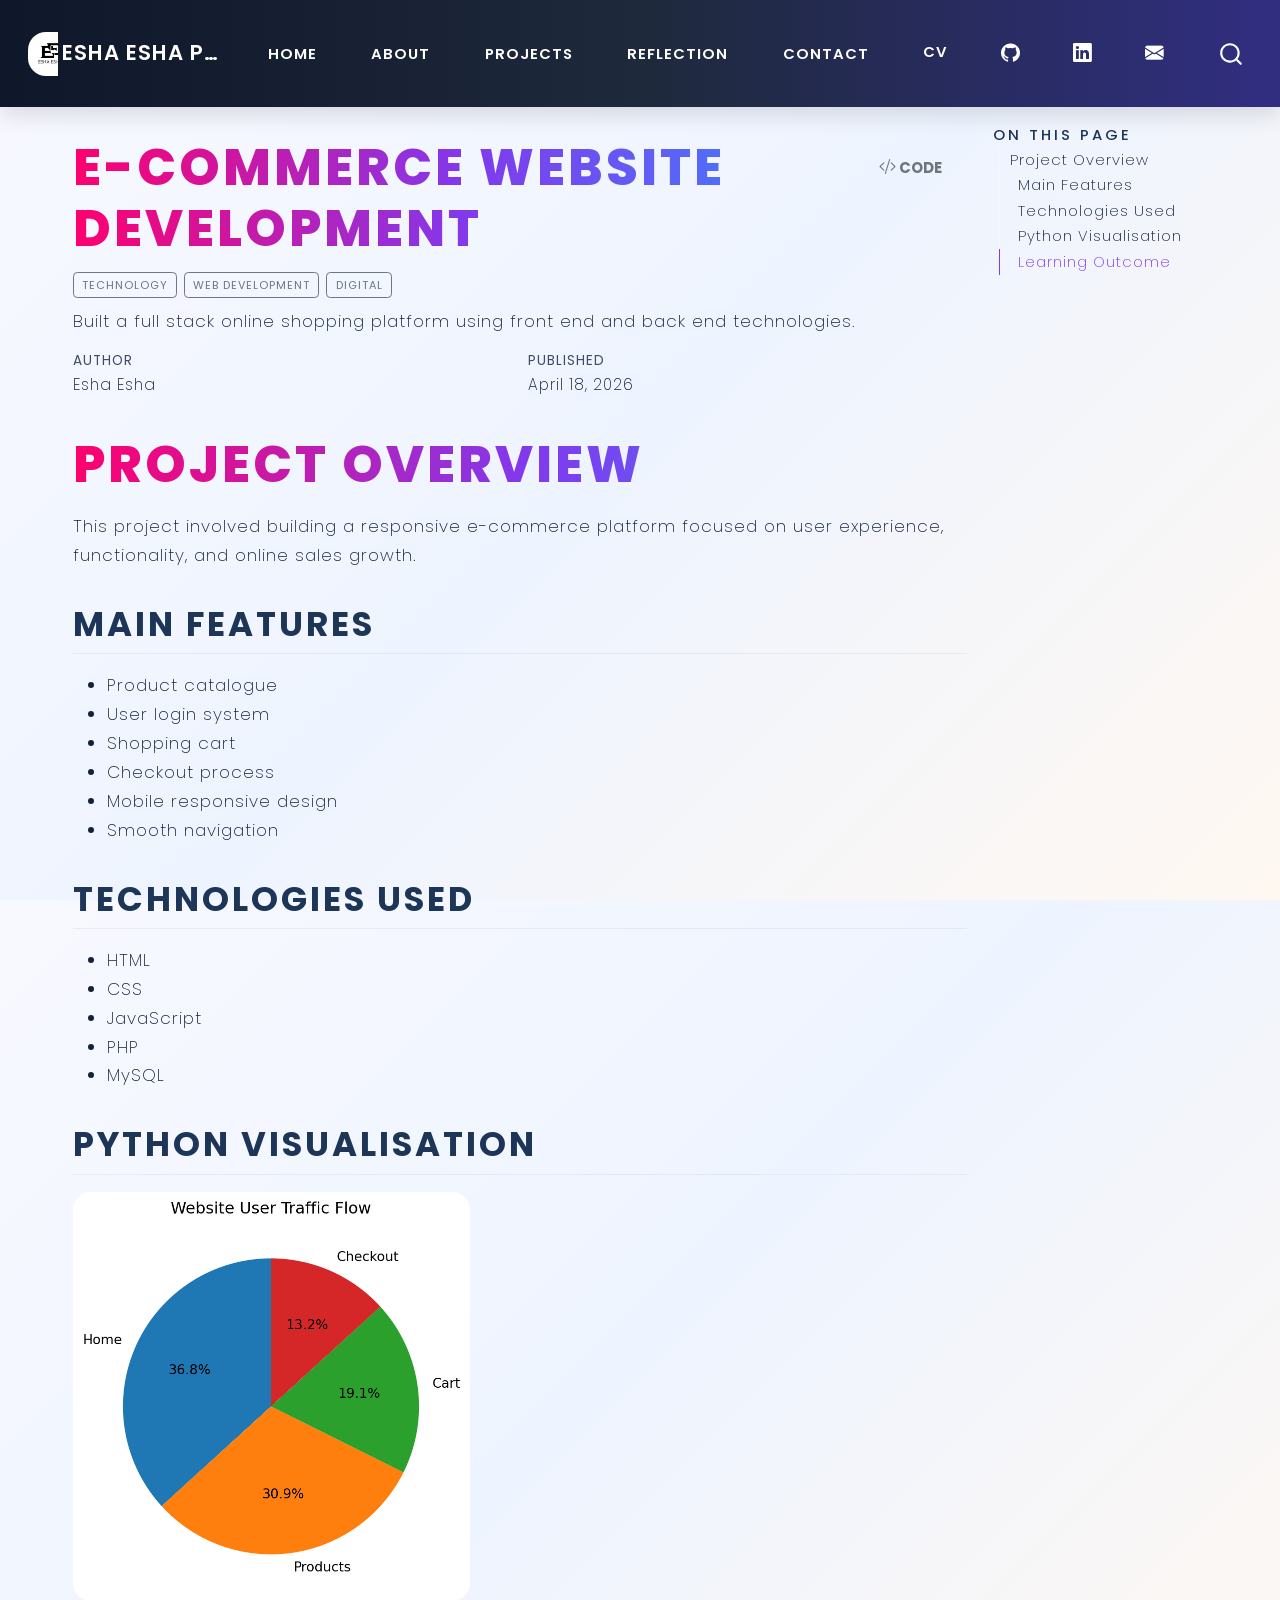
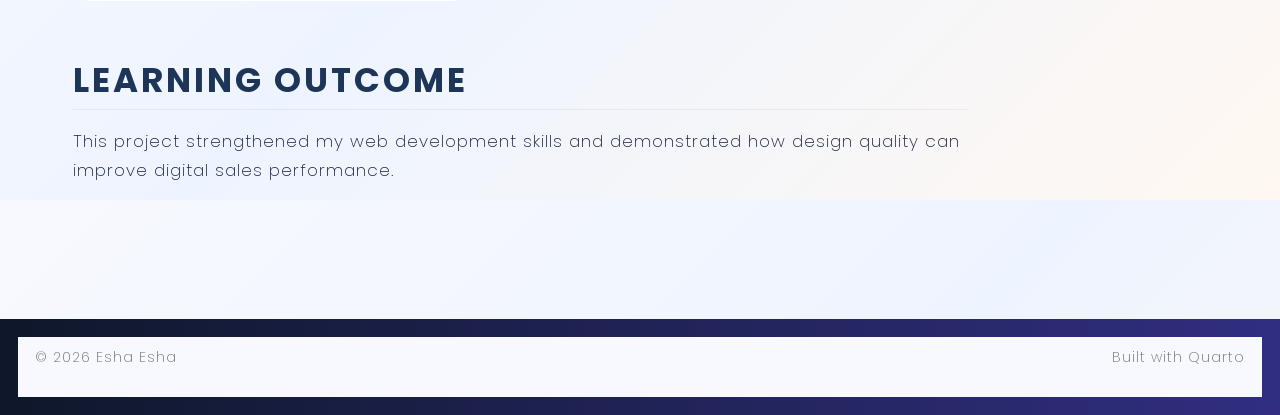
<file: docs/projects/list/ecommerce.html>
<!DOCTYPE html>
<html xmlns="http://www.w3.org/1999/xhtml" lang="en" xml:lang="en"><head>

<meta charset="utf-8">
<meta name="generator" content="quarto-1.9.37">

<meta name="viewport" content="width=device-width, initial-scale=1.0, user-scalable=yes">

<meta name="author" content="Esha Esha">
<meta name="dcterms.date" content="2026-04-18">
<meta name="description" content="Built a full stack online shopping platform using front end and back end technologies.">

<title>E-Commerce Website Development – Esha Esha Portfolio</title>
<style>
/* Default styles provided by pandoc.
** See https://pandoc.org/MANUAL.html#variables-for-html for config info.
*/
code{white-space: pre-wrap;}
span.smallcaps{font-variant: small-caps;}
div.columns{display: flex; gap: min(4vw, 1.5em);}
div.column{flex: auto; overflow-x: auto;}
div.hanging-indent{margin-left: 1.5em; text-indent: -1.5em;}
ul.task-list{list-style: none;}
ul.task-list li input[type="checkbox"] {
  width: 0.8em;
  margin: 0 0.8em 0.2em -1em; /* quarto-specific, see https://github.com/quarto-dev/quarto-cli/issues/4556 */ 
  vertical-align: middle;
}
/* CSS for syntax highlighting */
html { -webkit-text-size-adjust: 100%; }
pre > code.sourceCode { white-space: pre; position: relative; }
pre > code.sourceCode > span { display: inline-block; line-height: 1.25; }
pre > code.sourceCode > span:empty { height: 1.2em; }
.sourceCode { overflow: visible; }
code.sourceCode > span { color: inherit; text-decoration: inherit; }
div.sourceCode { margin: 1em 0; }
pre.sourceCode { margin: 0; }
@media screen {
div.sourceCode { overflow: auto; }
}
@media print {
pre > code.sourceCode { white-space: pre-wrap; }
pre > code.sourceCode > span { text-indent: -5em; padding-left: 5em; }
}
pre.numberSource code
  { counter-reset: source-line 0; }
pre.numberSource code > span
  { position: relative; left: -4em; counter-increment: source-line; }
pre.numberSource code > span > a:first-child::before
  { content: counter(source-line);
    position: relative; left: -1em; text-align: right; vertical-align: baseline;
    border: none; display: inline-block;
    -webkit-touch-callout: none; -webkit-user-select: none;
    -khtml-user-select: none; -moz-user-select: none;
    -ms-user-select: none; user-select: none;
    padding: 0 4px; width: 4em;
  }
pre.numberSource { margin-left: 3em;  padding-left: 4px; }
div.sourceCode
  {   }
@media screen {
pre > code.sourceCode > span > a:first-child::before { text-decoration: underline; }
}
</style>


<script src="../../site_libs/quarto-nav/quarto-nav.js"></script>
<script src="../../site_libs/clipboard/clipboard.min.js"></script>
<script src="../../site_libs/quarto-search/autocomplete.umd.js"></script>
<script src="../../site_libs/quarto-search/fuse.min.js"></script>
<script src="../../site_libs/quarto-search/quarto-search.js"></script>
<meta name="quarto:offset" content="../../">
<link href="../../images/favicon.ico" rel="icon">
<script src="../../site_libs/quarto-html/quarto.js" type="module"></script>
<script src="../../site_libs/quarto-html/tabsets/tabsets.js" type="module"></script>
<script src="../../site_libs/quarto-html/popper.min.js"></script>
<script src="../../site_libs/quarto-html/tippy.umd.min.js"></script>
<script src="../../site_libs/quarto-html/anchor.min.js"></script>
<link href="../../site_libs/quarto-html/tippy.css" rel="stylesheet">
<link href="../../site_libs/quarto-html/quarto-syntax-highlighting-7f8f88aac4f3542376d5c11b86a4c14d.css" rel="stylesheet" id="quarto-text-highlighting-styles">
<script src="../../site_libs/bootstrap/bootstrap.min.js"></script>
<link href="../../site_libs/bootstrap/bootstrap-icons.css" rel="stylesheet">
<link href="../../site_libs/bootstrap/bootstrap-a9483f2c2e3bb94b5553530dd1c620a8.min.css" rel="stylesheet" append-hash="true" id="quarto-bootstrap" data-mode="light">
<script id="quarto-search-options" type="application/json">{
  "location": "navbar",
  "copy-button": false,
  "collapse-after": 3,
  "panel-placement": "end",
  "type": "overlay",
  "limit": 50,
  "keyboard-shortcut": [
    "f",
    "/",
    "s"
  ],
  "show-item-context": false,
  "language": {
    "search-no-results-text": "No results",
    "search-matching-documents-text": "matching documents",
    "search-copy-link-title": "Copy link to search",
    "search-hide-matches-text": "Hide additional matches",
    "search-more-match-text": "more match in this document",
    "search-more-matches-text": "more matches in this document",
    "search-clear-button-title": "Clear",
    "search-text-placeholder": "",
    "search-detached-cancel-button-title": "Cancel",
    "search-submit-button-title": "Submit",
    "search-label": "Search"
  }
}</script>
<style>html{ scroll-behavior: smooth; }</style>


</head>

<body class="nav-fixed quarto-light">

<div id="quarto-search-results"></div>
  <header id="quarto-header" class="headroom fixed-top">
    <nav class="navbar navbar-expand-lg " data-bs-theme="dark">
      <div class="navbar-container container-fluid">
      <div class="navbar-brand-container mx-auto">
    <a href="../../index.html" class="navbar-brand navbar-brand-logo">
    <img src="../../images/logo.png" alt="" class="navbar-logo light-content">
    <img src="../../images/logo.png" alt="" class="navbar-logo dark-content">
    </a>
    <a class="navbar-brand" href="../../index.html">
    <span class="navbar-title">Esha Esha Portfolio</span>
    </a>
  </div>
            <div id="quarto-search" class="" title="Search"></div>
          <button class="navbar-toggler" type="button" data-bs-toggle="collapse" data-bs-target="#navbarCollapse" aria-controls="navbarCollapse" role="menu" aria-expanded="false" aria-label="Toggle navigation" onclick="if (window.quartoToggleHeadroom) { window.quartoToggleHeadroom(); }">
  <span class="navbar-toggler-icon"></span>
</button>
          <div class="collapse navbar-collapse" id="navbarCollapse">
            <ul class="navbar-nav navbar-nav-scroll me-auto">
  <li class="nav-item">
    <a class="nav-link" href="../../index.html"> 
<span class="menu-text">Home</span></a>
  </li>  
  <li class="nav-item">
    <a class="nav-link" href="../../about.html"> 
<span class="menu-text">About</span></a>
  </li>  
  <li class="nav-item">
    <a class="nav-link" href="../../projects/index.html"> 
<span class="menu-text">Projects</span></a>
  </li>  
  <li class="nav-item">
    <a class="nav-link" href="../../reflection.html"> 
<span class="menu-text">Reflection</span></a>
  </li>  
  <li class="nav-item">
    <a class="nav-link" href="../../contact.html"> 
<span class="menu-text">Contact</span></a>
  </li>  
</ul>
            <ul class="navbar-nav navbar-nav-scroll ms-auto">
  <li class="nav-item">
    <a class="nav-link" href="../../cv/Esha_CV.pdf" target="_blank"> 
<span class="menu-text">CV</span></a>
  </li>  
  <li class="nav-item compact">
    <a class="nav-link" href="https://github.com/yourusername" target="_blank"> <i class="bi bi-github" role="img">
</i> 
<span class="menu-text"></span></a>
  </li>  
  <li class="nav-item compact">
    <a class="nav-link" href="https://linkedin.com/in/yourprofile" target="_blank"> <i class="bi bi-linkedin" role="img">
</i> 
<span class="menu-text"></span></a>
  </li>  
  <li class="nav-item compact">
    <a class="nav-link" href="mailto:esha.esha2@mail.dcu.ie"> <i class="bi bi-envelope-fill" role="img">
</i> 
<span class="menu-text"></span></a>
  </li>  
</ul>
          </div> <!-- /navcollapse -->
            <div class="quarto-navbar-tools">
</div>
      </div> <!-- /container-fluid -->
    </nav>
</header>
<!-- content -->
<div id="quarto-content" class="quarto-container page-columns page-rows-contents page-layout-full page-navbar">
<!-- sidebar -->
<!-- margin-sidebar -->
    <div id="quarto-margin-sidebar" class="sidebar margin-sidebar">
        <nav id="TOC" role="doc-toc" class="toc-active">
    <h2 id="toc-title">On this page</h2>
   
  <ul>
  <li><a href="#project-overview" id="toc-project-overview" class="nav-link active" data-scroll-target="#project-overview">Project Overview</a>
  <ul class="collapse">
  <li><a href="#main-features" id="toc-main-features" class="nav-link" data-scroll-target="#main-features">Main Features</a></li>
  <li><a href="#technologies-used" id="toc-technologies-used" class="nav-link" data-scroll-target="#technologies-used">Technologies Used</a></li>
  <li><a href="#python-visualisation" id="toc-python-visualisation" class="nav-link" data-scroll-target="#python-visualisation">Python Visualisation</a></li>
  <li><a href="#learning-outcome" id="toc-learning-outcome" class="nav-link" data-scroll-target="#learning-outcome">Learning Outcome</a></li>
  </ul></li>
  </ul>
</nav>
    </div>
<!-- main -->
<main class="content column-page-left" id="quarto-document-content">

<header id="title-block-header" class="quarto-title-block default">
<div class="quarto-title">
<div class="quarto-title-block"><div><h1 class="title">E-Commerce Website Development</h1><button type="button" class="btn code-tools-button" id="quarto-code-tools-source"><i class="bi"></i> Code</button></div></div>
  <div class="quarto-categories">
    <div class="quarto-category">Technology</div>
    <div class="quarto-category">Web Development</div>
    <div class="quarto-category">Digital</div>
  </div>
  </div>

<div>
  <div class="description">
    Built a full stack online shopping platform using front end and back end technologies.
  </div>
</div>


<div class="quarto-title-meta column-page-left">

    <div>
    <div class="quarto-title-meta-heading">Author</div>
    <div class="quarto-title-meta-contents">
             <p>Esha Esha </p>
          </div>
  </div>
    
    <div>
    <div class="quarto-title-meta-heading">Published</div>
    <div class="quarto-title-meta-contents">
      <p class="date">April 18, 2026</p>
    </div>
  </div>
  
    
  </div>
  


</header>


<section id="project-overview" class="level1">
<h1>Project Overview</h1>
<p>This project involved building a responsive e-commerce platform focused on user experience, functionality, and online sales growth.</p>
<section id="main-features" class="level2">
<h2 class="anchored" data-anchor-id="main-features">Main Features</h2>
<ul>
<li>Product catalogue<br>
</li>
<li>User login system<br>
</li>
<li>Shopping cart<br>
</li>
<li>Checkout process<br>
</li>
<li>Mobile responsive design<br>
</li>
<li>Smooth navigation</li>
</ul>
</section>
<section id="technologies-used" class="level2">
<h2 class="anchored" data-anchor-id="technologies-used">Technologies Used</h2>
<ul>
<li>HTML<br>
</li>
<li>CSS<br>
</li>
<li>JavaScript<br>
</li>
<li>PHP<br>
</li>
<li>MySQL</li>
</ul>
</section>
<section id="python-visualisation" class="level2">
<h2 class="anchored" data-anchor-id="python-visualisation">Python Visualisation</h2>
<div id="2fd24836" class="cell" data-execution_count="1">
<div class="cell-output cell-output-display">
<div>
<figure class="figure">
<p><img src="ecommerce_files/figure-html/cell-2-output-1.png" width="397" height="409" class="figure-img"></p>
</figure>
</div>
</div>
</div>
</section>
<section id="learning-outcome" class="level2">
<h2 class="anchored" data-anchor-id="learning-outcome">Learning Outcome</h2>
<p>This project strengthened my web development skills and demonstrated how design quality can improve digital sales performance.</p>


<!-- -->

</section>
</section>

</main> <!-- /main -->
<script id="quarto-html-after-body" type="application/javascript">
  window.document.addEventListener("DOMContentLoaded", function (event) {
    const icon = "";
    const anchorJS = new window.AnchorJS();
    anchorJS.options = {
      placement: 'right',
      icon: icon
    };
    anchorJS.add('.anchored');
    const isCodeAnnotation = (el) => {
      for (const clz of el.classList) {
        if (clz.startsWith('code-annotation-')) {                     
          return true;
        }
      }
      return false;
    }
    const onCopySuccess = function(e) {
      // button target
      const button = e.trigger;
      // don't keep focus
      button.blur();
      // flash "checked"
      button.classList.add('code-copy-button-checked');
      var currentTitle = button.getAttribute("title");
      button.setAttribute("title", "Copied!");
      let tooltip;
      if (window.bootstrap) {
        button.setAttribute("data-bs-toggle", "tooltip");
        button.setAttribute("data-bs-placement", "left");
        button.setAttribute("data-bs-title", "Copied!");
        tooltip = new bootstrap.Tooltip(button, 
          { trigger: "manual", 
            customClass: "code-copy-button-tooltip",
            offset: [0, -8]});
        tooltip.show();    
      }
      setTimeout(function() {
        if (tooltip) {
          tooltip.hide();
          button.removeAttribute("data-bs-title");
          button.removeAttribute("data-bs-toggle");
          button.removeAttribute("data-bs-placement");
        }
        button.setAttribute("title", currentTitle);
        button.classList.remove('code-copy-button-checked');
      }, 1000);
      // clear code selection
      e.clearSelection();
    }
    const getTextToCopy = function(trigger) {
      const outerScaffold = trigger.parentElement.cloneNode(true);
      const codeEl = outerScaffold.querySelector('code');
      for (const childEl of codeEl.children) {
        if (isCodeAnnotation(childEl)) {
          childEl.remove();
        }
      }
      return codeEl.innerText;
    }
    const clipboard = new window.ClipboardJS('.code-copy-button:not([data-in-quarto-modal])', {
      text: getTextToCopy
    });
    clipboard.on('success', onCopySuccess);
    if (window.document.getElementById('quarto-embedded-source-code-modal')) {
      const clipboardModal = new window.ClipboardJS('.code-copy-button[data-in-quarto-modal]', {
        text: getTextToCopy,
        container: window.document.getElementById('quarto-embedded-source-code-modal')
      });
      clipboardModal.on('success', onCopySuccess);
    }
    const viewSource = window.document.getElementById('quarto-view-source') ||
                       window.document.getElementById('quarto-code-tools-source');
    if (viewSource) {
      const sourceUrl = viewSource.getAttribute("data-quarto-source-url");
      viewSource.addEventListener("click", function(e) {
        if (sourceUrl) {
          // rstudio viewer pane
          if (/\bcapabilities=\b/.test(window.location)) {
            window.open(sourceUrl);
          } else {
            window.location.href = sourceUrl;
          }
        } else {
          const modal = new bootstrap.Modal(document.getElementById('quarto-embedded-source-code-modal'));
          modal.show();
        }
        return false;
      });
    }
    function toggleCodeHandler(show) {
      return function(e) {
        const detailsSrc = window.document.querySelectorAll(".cell > details > .sourceCode");
        for (let i=0; i<detailsSrc.length; i++) {
          const details = detailsSrc[i].parentElement;
          if (show) {
            details.open = true;
          } else {
            details.removeAttribute("open");
          }
        }
        const cellCodeDivs = window.document.querySelectorAll(".cell > .sourceCode");
        const fromCls = show ? "hidden" : "unhidden";
        const toCls = show ? "unhidden" : "hidden";
        for (let i=0; i<cellCodeDivs.length; i++) {
          const codeDiv = cellCodeDivs[i];
          if (codeDiv.classList.contains(fromCls)) {
            codeDiv.classList.remove(fromCls);
            codeDiv.classList.add(toCls);
          } 
        }
        return false;
      }
    }
    const hideAllCode = window.document.getElementById("quarto-hide-all-code");
    if (hideAllCode) {
      hideAllCode.addEventListener("click", toggleCodeHandler(false));
    }
    const showAllCode = window.document.getElementById("quarto-show-all-code");
    if (showAllCode) {
      showAllCode.addEventListener("click", toggleCodeHandler(true));
    }
      var localhostRegex = new RegExp(/^(?:http|https):\/\/localhost\:?[0-9]*\//);
      var mailtoRegex = new RegExp(/^mailto:/);
        var filterRegex = new RegExp('/' + window.location.host + '/');
      var isInternal = (href) => {
          return filterRegex.test(href) || localhostRegex.test(href) || mailtoRegex.test(href);
      }
      // Inspect non-navigation links and adorn them if external
     var links = window.document.querySelectorAll('a[href]:not(.nav-link):not(.navbar-brand):not(.toc-action):not(.sidebar-link):not(.sidebar-item-toggle):not(.pagination-link):not(.no-external):not([aria-hidden]):not(.dropdown-item):not(.quarto-navigation-tool):not(.about-link)');
      for (var i=0; i<links.length; i++) {
        const link = links[i];
        if (!isInternal(link.href)) {
          // undo the damage that might have been done by quarto-nav.js in the case of
          // links that we want to consider external
          if (link.dataset.originalHref !== undefined) {
            link.href = link.dataset.originalHref;
          }
            // target, if specified
            link.setAttribute("target", "_blank");
            if (link.getAttribute("rel") === null) {
              link.setAttribute("rel", "noopener");
            }
        }
      }
    function tippyHover(el, contentFn, onTriggerFn, onUntriggerFn) {
      const config = {
        allowHTML: true,
        maxWidth: 500,
        delay: 100,
        arrow: false,
        appendTo: function(el) {
            return el.parentElement;
        },
        interactive: true,
        interactiveBorder: 10,
        theme: 'quarto',
        placement: 'bottom-start',
      };
      if (contentFn) {
        config.content = contentFn;
      }
      if (onTriggerFn) {
        config.onTrigger = onTriggerFn;
      }
      if (onUntriggerFn) {
        config.onUntrigger = onUntriggerFn;
      }
      window.tippy(el, config); 
    }
    const noterefs = window.document.querySelectorAll('a[role="doc-noteref"]');
    for (var i=0; i<noterefs.length; i++) {
      const ref = noterefs[i];
      tippyHover(ref, function() {
        // use id or data attribute instead here
        let href = ref.getAttribute('data-footnote-href') || ref.getAttribute('href');
        try { href = new URL(href).hash; } catch {}
        const id = href.replace(/^#\/?/, "");
        const note = window.document.getElementById(id);
        if (note) {
          return note.innerHTML;
        } else {
          return "";
        }
      });
    }
    const xrefs = window.document.querySelectorAll('a.quarto-xref');
    const processXRef = (id, note) => {
      // Strip column container classes
      const stripColumnClz = (el) => {
        el.classList.remove("page-full", "page-columns");
        if (el.children) {
          for (const child of el.children) {
            stripColumnClz(child);
          }
        }
      }
      stripColumnClz(note)
      if (id === null || id.startsWith('sec-')) {
        // Special case sections, only their first couple elements
        const container = document.createElement("div");
        if (note.children && note.children.length > 2) {
          container.appendChild(note.children[0].cloneNode(true));
          for (let i = 1; i < note.children.length; i++) {
            const child = note.children[i];
            if (child.tagName === "P" && child.innerText === "") {
              continue;
            } else {
              container.appendChild(child.cloneNode(true));
              break;
            }
          }
          if (window.Quarto?.typesetMath) {
            window.Quarto.typesetMath(container);
          }
          return container.innerHTML
        } else {
          if (window.Quarto?.typesetMath) {
            window.Quarto.typesetMath(note);
          }
          return note.innerHTML;
        }
      } else {
        // Remove any anchor links if they are present
        const anchorLink = note.querySelector('a.anchorjs-link');
        if (anchorLink) {
          anchorLink.remove();
        }
        if (window.Quarto?.typesetMath) {
          window.Quarto.typesetMath(note);
        }
        if (note.classList.contains("callout")) {
          return note.outerHTML;
        } else {
          return note.innerHTML;
        }
      }
    }
    for (var i=0; i<xrefs.length; i++) {
      const xref = xrefs[i];
      tippyHover(xref, undefined, function(instance) {
        instance.disable();
        let url = xref.getAttribute('href');
        let hash = undefined; 
        if (url.startsWith('#')) {
          hash = url;
        } else {
          try { hash = new URL(url).hash; } catch {}
        }
        if (hash) {
          const id = hash.replace(/^#\/?/, "");
          const note = window.document.getElementById(id);
          if (note !== null) {
            try {
              const html = processXRef(id, note.cloneNode(true));
              instance.setContent(html);
            } finally {
              instance.enable();
              instance.show();
            }
          } else {
            // See if we can fetch this
            fetch(url.split('#')[0])
            .then(res => res.text())
            .then(html => {
              const parser = new DOMParser();
              const htmlDoc = parser.parseFromString(html, "text/html");
              const note = htmlDoc.getElementById(id);
              if (note !== null) {
                const html = processXRef(id, note);
                instance.setContent(html);
              } 
            }).finally(() => {
              instance.enable();
              instance.show();
            });
          }
        } else {
          // See if we can fetch a full url (with no hash to target)
          // This is a special case and we should probably do some content thinning / targeting
          fetch(url)
          .then(res => res.text())
          .then(html => {
            const parser = new DOMParser();
            const htmlDoc = parser.parseFromString(html, "text/html");
            const note = htmlDoc.querySelector('main.content');
            if (note !== null) {
              // This should only happen for chapter cross references
              // (since there is no id in the URL)
              // remove the first header
              if (note.children.length > 0 && note.children[0].tagName === "HEADER") {
                note.children[0].remove();
              }
              const html = processXRef(null, note);
              instance.setContent(html);
            } 
          }).finally(() => {
            instance.enable();
            instance.show();
          });
        }
      }, function(instance) {
      });
    }
        let selectedAnnoteEl;
        const selectorForAnnotation = ( cell, annotation) => {
          let cellAttr = 'data-code-cell="' + cell + '"';
          let lineAttr = 'data-code-annotation="' +  annotation + '"';
          const selector = 'span[' + cellAttr + '][' + lineAttr + ']';
          return selector;
        }
        const selectCodeLines = (annoteEl) => {
          const doc = window.document;
          const targetCell = annoteEl.getAttribute("data-target-cell");
          const targetAnnotation = annoteEl.getAttribute("data-target-annotation");
          const annoteSpan = window.document.querySelector(selectorForAnnotation(targetCell, targetAnnotation));
          const lines = annoteSpan.getAttribute("data-code-lines").split(",");
          const lineIds = lines.map((line) => {
            return targetCell + "-" + line;
          })
          let top = null;
          let height = null;
          let parent = null;
          if (lineIds.length > 0) {
              //compute the position of the single el (top and bottom and make a div)
              const el = window.document.getElementById(lineIds[0]);
              top = el.offsetTop;
              height = el.offsetHeight;
              parent = el.parentElement.parentElement;
            if (lineIds.length > 1) {
              const lastEl = window.document.getElementById(lineIds[lineIds.length - 1]);
              const bottom = lastEl.offsetTop + lastEl.offsetHeight;
              height = bottom - top;
            }
            if (top !== null && height !== null && parent !== null) {
              // cook up a div (if necessary) and position it 
              let div = window.document.getElementById("code-annotation-line-highlight");
              if (div === null) {
                div = window.document.createElement("div");
                div.setAttribute("id", "code-annotation-line-highlight");
                div.style.position = 'absolute';
                parent.appendChild(div);
              }
              div.style.top = top - 2 + "px";
              div.style.height = height + 4 + "px";
              div.style.left = 0;
              let gutterDiv = window.document.getElementById("code-annotation-line-highlight-gutter");
              if (gutterDiv === null) {
                gutterDiv = window.document.createElement("div");
                gutterDiv.setAttribute("id", "code-annotation-line-highlight-gutter");
                gutterDiv.style.position = 'absolute';
                const codeCell = window.document.getElementById(targetCell);
                const gutter = codeCell.querySelector('.code-annotation-gutter');
                gutter.appendChild(gutterDiv);
              }
              gutterDiv.style.top = top - 2 + "px";
              gutterDiv.style.height = height + 4 + "px";
            }
            selectedAnnoteEl = annoteEl;
          }
        };
        const unselectCodeLines = () => {
          const elementsIds = ["code-annotation-line-highlight", "code-annotation-line-highlight-gutter"];
          elementsIds.forEach((elId) => {
            const div = window.document.getElementById(elId);
            if (div) {
              div.remove();
            }
          });
          selectedAnnoteEl = undefined;
        };
          // Handle positioning of the toggle
      window.addEventListener(
        "resize",
        throttle(() => {
          elRect = undefined;
          if (selectedAnnoteEl) {
            selectCodeLines(selectedAnnoteEl);
          }
        }, 10)
      );
      function throttle(fn, ms) {
      let throttle = false;
      let timer;
        return (...args) => {
          if(!throttle) { // first call gets through
              fn.apply(this, args);
              throttle = true;
          } else { // all the others get throttled
              if(timer) clearTimeout(timer); // cancel #2
              timer = setTimeout(() => {
                fn.apply(this, args);
                timer = throttle = false;
              }, ms);
          }
        };
      }
        // Attach click handler to the DT
        const annoteDls = window.document.querySelectorAll('dt[data-target-cell]');
        for (const annoteDlNode of annoteDls) {
          annoteDlNode.addEventListener('click', (event) => {
            const clickedEl = event.target;
            if (clickedEl !== selectedAnnoteEl) {
              unselectCodeLines();
              const activeEl = window.document.querySelector('dt[data-target-cell].code-annotation-active');
              if (activeEl) {
                activeEl.classList.remove('code-annotation-active');
              }
              selectCodeLines(clickedEl);
              clickedEl.classList.add('code-annotation-active');
            } else {
              // Unselect the line
              unselectCodeLines();
              clickedEl.classList.remove('code-annotation-active');
            }
          });
        }
    const findCites = (el) => {
      const parentEl = el.parentElement;
      if (parentEl) {
        const cites = parentEl.dataset.cites;
        if (cites) {
          return {
            el,
            cites: cites.split(' ')
          };
        } else {
          return findCites(el.parentElement)
        }
      } else {
        return undefined;
      }
    };
    var bibliorefs = window.document.querySelectorAll('a[role="doc-biblioref"]');
    for (var i=0; i<bibliorefs.length; i++) {
      const ref = bibliorefs[i];
      const citeInfo = findCites(ref);
      if (citeInfo) {
        tippyHover(citeInfo.el, function() {
          var popup = window.document.createElement('div');
          citeInfo.cites.forEach(function(cite) {
            var citeDiv = window.document.createElement('div');
            citeDiv.classList.add('hanging-indent');
            citeDiv.classList.add('csl-entry');
            var biblioDiv = window.document.getElementById('ref-' + cite);
            if (biblioDiv) {
              citeDiv.innerHTML = biblioDiv.innerHTML;
            }
            popup.appendChild(citeDiv);
          });
          return popup.innerHTML;
        });
      }
    }
  });
  </script><div class="modal fade" id="quarto-embedded-source-code-modal" tabindex="-1" aria-labelledby="quarto-embedded-source-code-modal-label" aria-hidden="true"><div class="modal-dialog modal-dialog-scrollable"><div class="modal-content"><div class="modal-header"><h5 class="modal-title" id="quarto-embedded-source-code-modal-label">Source Code</h5><button class="btn-close" data-bs-dismiss="modal"></button></div><div class="modal-body"><div class="">
<div class="code-copy-outer-scaffold"><div class="sourceCode" id="cb1" data-shortcodes="false"><pre class="sourceCode markdown code-with-copy"><code class="sourceCode markdown"><span id="cb1-1"><a href="#cb1-1" aria-hidden="true" tabindex="-1"></a><span class="co">---</span></span>
<span id="cb1-2"><a href="#cb1-2" aria-hidden="true" tabindex="-1"></a><span class="an">title:</span><span class="co"> "E-Commerce Website Development"</span></span>
<span id="cb1-3"><a href="#cb1-3" aria-hidden="true" tabindex="-1"></a><span class="an">description:</span><span class="co"> "Built a full stack online shopping platform using front end and back end technologies."</span></span>
<span id="cb1-4"><a href="#cb1-4" aria-hidden="true" tabindex="-1"></a><span class="an">author:</span><span class="co"> "Esha Esha"</span></span>
<span id="cb1-5"><a href="#cb1-5" aria-hidden="true" tabindex="-1"></a><span class="an">date:</span><span class="co"> "2026-04-18"</span></span>
<span id="cb1-6"><a href="#cb1-6" aria-hidden="true" tabindex="-1"></a><span class="an">image:</span><span class="co"> ../../images/ecommerce.jpg</span></span>
<span id="cb1-7"><a href="#cb1-7" aria-hidden="true" tabindex="-1"></a><span class="an">categories:</span><span class="co"> [Technology, Web Development, Digital]</span></span>
<span id="cb1-8"><a href="#cb1-8" aria-hidden="true" tabindex="-1"></a><span class="co">---</span></span>
<span id="cb1-9"><a href="#cb1-9" aria-hidden="true" tabindex="-1"></a></span>
<span id="cb1-10"><a href="#cb1-10" aria-hidden="true" tabindex="-1"></a><span class="fu"># Project Overview</span></span>
<span id="cb1-11"><a href="#cb1-11" aria-hidden="true" tabindex="-1"></a></span>
<span id="cb1-12"><a href="#cb1-12" aria-hidden="true" tabindex="-1"></a>This project involved building a responsive e-commerce platform focused on user experience, functionality, and online sales growth.</span>
<span id="cb1-13"><a href="#cb1-13" aria-hidden="true" tabindex="-1"></a></span>
<span id="cb1-14"><a href="#cb1-14" aria-hidden="true" tabindex="-1"></a><span class="fu">## Main Features</span></span>
<span id="cb1-15"><a href="#cb1-15" aria-hidden="true" tabindex="-1"></a></span>
<span id="cb1-16"><a href="#cb1-16" aria-hidden="true" tabindex="-1"></a><span class="ss">- </span>Product catalogue  </span>
<span id="cb1-17"><a href="#cb1-17" aria-hidden="true" tabindex="-1"></a><span class="ss">- </span>User login system  </span>
<span id="cb1-18"><a href="#cb1-18" aria-hidden="true" tabindex="-1"></a><span class="ss">- </span>Shopping cart  </span>
<span id="cb1-19"><a href="#cb1-19" aria-hidden="true" tabindex="-1"></a><span class="ss">- </span>Checkout process  </span>
<span id="cb1-20"><a href="#cb1-20" aria-hidden="true" tabindex="-1"></a><span class="ss">- </span>Mobile responsive design  </span>
<span id="cb1-21"><a href="#cb1-21" aria-hidden="true" tabindex="-1"></a><span class="ss">- </span>Smooth navigation  </span>
<span id="cb1-22"><a href="#cb1-22" aria-hidden="true" tabindex="-1"></a></span>
<span id="cb1-23"><a href="#cb1-23" aria-hidden="true" tabindex="-1"></a><span class="fu">## Technologies Used</span></span>
<span id="cb1-24"><a href="#cb1-24" aria-hidden="true" tabindex="-1"></a></span>
<span id="cb1-25"><a href="#cb1-25" aria-hidden="true" tabindex="-1"></a><span class="ss">- </span>HTML  </span>
<span id="cb1-26"><a href="#cb1-26" aria-hidden="true" tabindex="-1"></a><span class="ss">- </span>CSS  </span>
<span id="cb1-27"><a href="#cb1-27" aria-hidden="true" tabindex="-1"></a><span class="ss">- </span>JavaScript  </span>
<span id="cb1-28"><a href="#cb1-28" aria-hidden="true" tabindex="-1"></a><span class="ss">- </span>PHP  </span>
<span id="cb1-29"><a href="#cb1-29" aria-hidden="true" tabindex="-1"></a><span class="ss">- </span>MySQL  </span>
<span id="cb1-30"><a href="#cb1-30" aria-hidden="true" tabindex="-1"></a></span>
<span id="cb1-31"><a href="#cb1-31" aria-hidden="true" tabindex="-1"></a><span class="fu">## Python Visualisation</span></span>
<span id="cb1-32"><a href="#cb1-32" aria-hidden="true" tabindex="-1"></a></span>
<span id="cb1-35"><a href="#cb1-35" aria-hidden="true" tabindex="-1"></a><span class="in">```{python}</span></span>
<span id="cb1-36"><a href="#cb1-36" aria-hidden="true" tabindex="-1"></a><span class="co">#| echo: false</span></span>
<span id="cb1-37"><a href="#cb1-37" aria-hidden="true" tabindex="-1"></a></span>
<span id="cb1-38"><a href="#cb1-38" aria-hidden="true" tabindex="-1"></a><span class="im">import</span> matplotlib.pyplot <span class="im">as</span> plt</span>
<span id="cb1-39"><a href="#cb1-39" aria-hidden="true" tabindex="-1"></a></span>
<span id="cb1-40"><a href="#cb1-40" aria-hidden="true" tabindex="-1"></a>pages <span class="op">=</span> [<span class="st">"Home"</span>, <span class="st">"Products"</span>, <span class="st">"Cart"</span>, <span class="st">"Checkout"</span>]</span>
<span id="cb1-41"><a href="#cb1-41" aria-hidden="true" tabindex="-1"></a>visits <span class="op">=</span> [<span class="dv">500</span>, <span class="dv">420</span>, <span class="dv">260</span>, <span class="dv">180</span>]</span>
<span id="cb1-42"><a href="#cb1-42" aria-hidden="true" tabindex="-1"></a></span>
<span id="cb1-43"><a href="#cb1-43" aria-hidden="true" tabindex="-1"></a>plt.figure(figsize<span class="op">=</span>(<span class="dv">8</span>,<span class="dv">5</span>))</span>
<span id="cb1-44"><a href="#cb1-44" aria-hidden="true" tabindex="-1"></a>plt.pie(visits, labels<span class="op">=</span>pages, autopct<span class="op">=</span><span class="st">"</span><span class="sc">%1.1f%%</span><span class="st">"</span>, startangle<span class="op">=</span><span class="dv">90</span>)</span>
<span id="cb1-45"><a href="#cb1-45" aria-hidden="true" tabindex="-1"></a>plt.title(<span class="st">"Website User Traffic Flow"</span>)</span>
<span id="cb1-46"><a href="#cb1-46" aria-hidden="true" tabindex="-1"></a>plt.show()</span>
<span id="cb1-47"><a href="#cb1-47" aria-hidden="true" tabindex="-1"></a><span class="in">```</span></span>
<span id="cb1-48"><a href="#cb1-48" aria-hidden="true" tabindex="-1"></a></span>
<span id="cb1-49"><a href="#cb1-49" aria-hidden="true" tabindex="-1"></a><span class="fu">## Learning Outcome</span></span>
<span id="cb1-50"><a href="#cb1-50" aria-hidden="true" tabindex="-1"></a></span>
<span id="cb1-51"><a href="#cb1-51" aria-hidden="true" tabindex="-1"></a>This project strengthened my web development skills and demonstrated how design quality can improve digital sales performance.</span>
</code></pre></div><button title="Copy to Clipboard" class="code-copy-button" data-in-quarto-modal=""><i class="bi"></i></button></div>
</div></div></div></div></div>
</div> <!-- /content -->
<footer class="footer">
  <div class="nav-footer">
    <div class="nav-footer-left">
<p>© 2026 Esha Esha</p>
</div>   
    <div class="nav-footer-center">
      &nbsp;
    </div>
    <div class="nav-footer-right">
<p>Built with Quarto</p>
</div>
  </div>
</footer>




<script src="../../site_libs/quarto-html/zenscroll-min.js"></script>
</body></html>
</file>
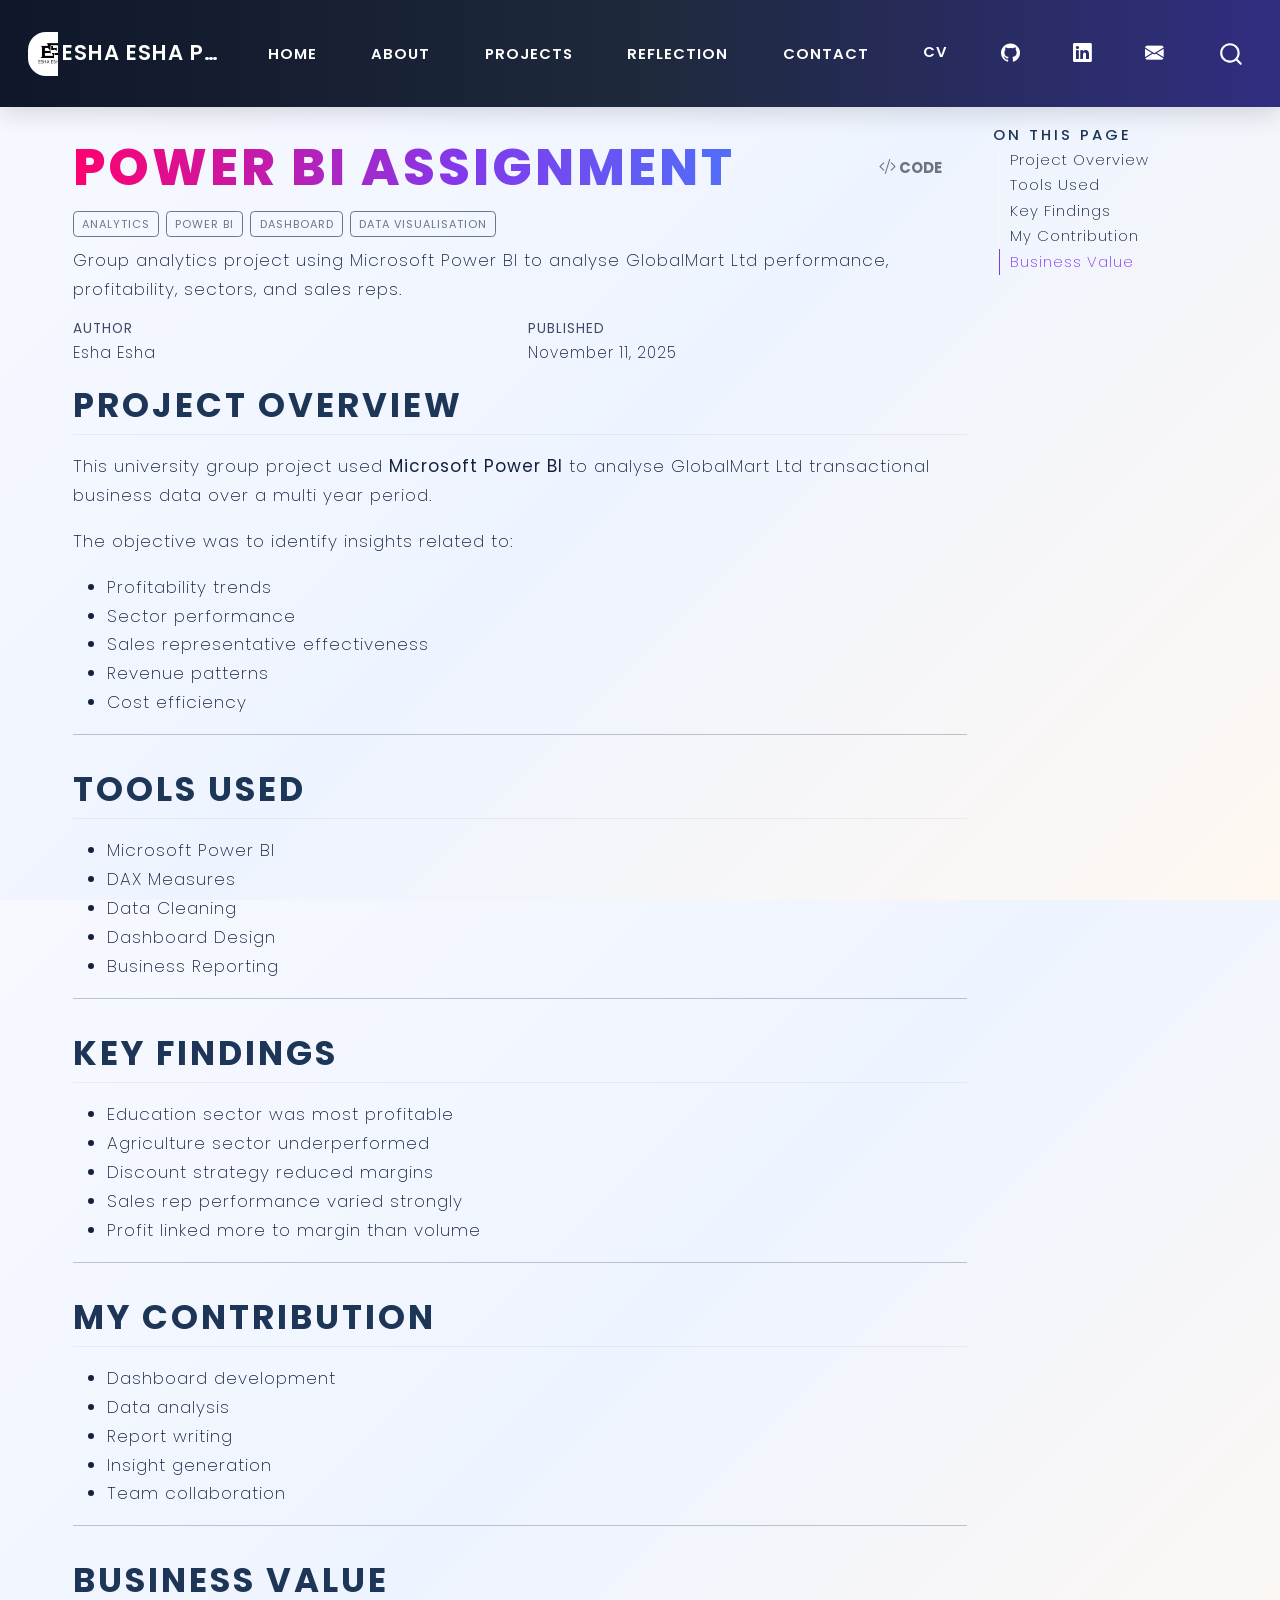
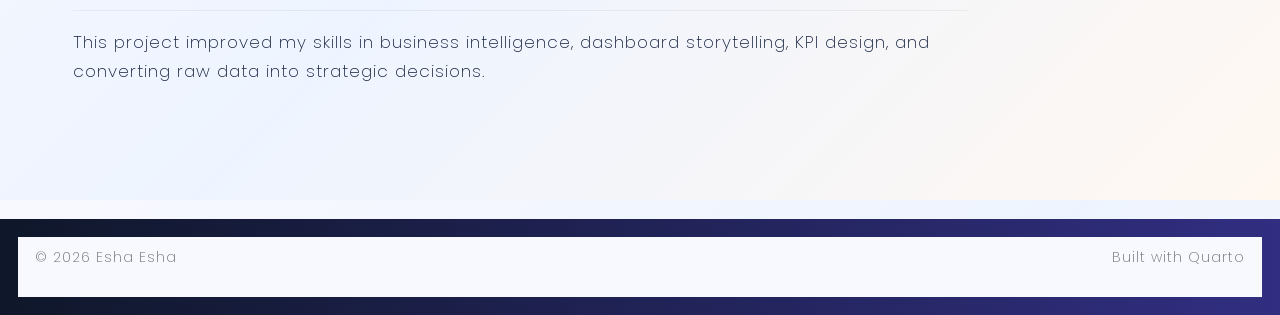
<file: docs/projects/list/powerbi.html>
<!DOCTYPE html>
<html xmlns="http://www.w3.org/1999/xhtml" lang="en" xml:lang="en"><head>

<meta charset="utf-8">
<meta name="generator" content="quarto-1.9.37">

<meta name="viewport" content="width=device-width, initial-scale=1.0, user-scalable=yes">

<meta name="author" content="Esha Esha">
<meta name="dcterms.date" content="2025-11-11">
<meta name="description" content="Group analytics project using Microsoft Power BI to analyse GlobalMart Ltd performance, profitability, sectors, and sales reps.">

<title>Power BI Assignment – Esha Esha Portfolio</title>
<style>
/* Default styles provided by pandoc.
** See https://pandoc.org/MANUAL.html#variables-for-html for config info.
*/
code{white-space: pre-wrap;}
span.smallcaps{font-variant: small-caps;}
div.columns{display: flex; gap: min(4vw, 1.5em);}
div.column{flex: auto; overflow-x: auto;}
div.hanging-indent{margin-left: 1.5em; text-indent: -1.5em;}
ul.task-list{list-style: none;}
ul.task-list li input[type="checkbox"] {
  width: 0.8em;
  margin: 0 0.8em 0.2em -1em; /* quarto-specific, see https://github.com/quarto-dev/quarto-cli/issues/4556 */ 
  vertical-align: middle;
}
/* CSS for syntax highlighting */
html { -webkit-text-size-adjust: 100%; }
pre > code.sourceCode { white-space: pre; position: relative; }
pre > code.sourceCode > span { display: inline-block; line-height: 1.25; }
pre > code.sourceCode > span:empty { height: 1.2em; }
.sourceCode { overflow: visible; }
code.sourceCode > span { color: inherit; text-decoration: inherit; }
div.sourceCode { margin: 1em 0; }
pre.sourceCode { margin: 0; }
@media screen {
div.sourceCode { overflow: auto; }
}
@media print {
pre > code.sourceCode { white-space: pre-wrap; }
pre > code.sourceCode > span { text-indent: -5em; padding-left: 5em; }
}
pre.numberSource code
  { counter-reset: source-line 0; }
pre.numberSource code > span
  { position: relative; left: -4em; counter-increment: source-line; }
pre.numberSource code > span > a:first-child::before
  { content: counter(source-line);
    position: relative; left: -1em; text-align: right; vertical-align: baseline;
    border: none; display: inline-block;
    -webkit-touch-callout: none; -webkit-user-select: none;
    -khtml-user-select: none; -moz-user-select: none;
    -ms-user-select: none; user-select: none;
    padding: 0 4px; width: 4em;
  }
pre.numberSource { margin-left: 3em;  padding-left: 4px; }
div.sourceCode
  {   }
@media screen {
pre > code.sourceCode > span > a:first-child::before { text-decoration: underline; }
}
</style>


<script src="../../site_libs/quarto-nav/quarto-nav.js"></script>
<script src="../../site_libs/clipboard/clipboard.min.js"></script>
<script src="../../site_libs/quarto-search/autocomplete.umd.js"></script>
<script src="../../site_libs/quarto-search/fuse.min.js"></script>
<script src="../../site_libs/quarto-search/quarto-search.js"></script>
<meta name="quarto:offset" content="../../">
<link href="../../images/favicon.ico" rel="icon">
<script src="../../site_libs/quarto-html/quarto.js" type="module"></script>
<script src="../../site_libs/quarto-html/tabsets/tabsets.js" type="module"></script>
<script src="../../site_libs/quarto-html/popper.min.js"></script>
<script src="../../site_libs/quarto-html/tippy.umd.min.js"></script>
<script src="../../site_libs/quarto-html/anchor.min.js"></script>
<link href="../../site_libs/quarto-html/tippy.css" rel="stylesheet">
<link href="../../site_libs/quarto-html/quarto-syntax-highlighting-7f8f88aac4f3542376d5c11b86a4c14d.css" rel="stylesheet" id="quarto-text-highlighting-styles">
<script src="../../site_libs/bootstrap/bootstrap.min.js"></script>
<link href="../../site_libs/bootstrap/bootstrap-icons.css" rel="stylesheet">
<link href="../../site_libs/bootstrap/bootstrap-62bd9c15c62bcbe3210cd828c1195ce9.min.css" rel="stylesheet" append-hash="true" id="quarto-bootstrap" data-mode="light">
<script id="quarto-search-options" type="application/json">{
  "location": "navbar",
  "copy-button": false,
  "collapse-after": 3,
  "panel-placement": "end",
  "type": "overlay",
  "limit": 50,
  "keyboard-shortcut": [
    "f",
    "/",
    "s"
  ],
  "show-item-context": false,
  "language": {
    "search-no-results-text": "No results",
    "search-matching-documents-text": "matching documents",
    "search-copy-link-title": "Copy link to search",
    "search-hide-matches-text": "Hide additional matches",
    "search-more-match-text": "more match in this document",
    "search-more-matches-text": "more matches in this document",
    "search-clear-button-title": "Clear",
    "search-text-placeholder": "",
    "search-detached-cancel-button-title": "Cancel",
    "search-submit-button-title": "Submit",
    "search-label": "Search"
  }
}</script>
<style>html{ scroll-behavior: smooth; }</style>


</head>

<body class="nav-fixed quarto-light">

<div id="quarto-search-results"></div>
  <header id="quarto-header" class="headroom fixed-top">
    <nav class="navbar navbar-expand-lg " data-bs-theme="dark">
      <div class="navbar-container container-fluid">
      <div class="navbar-brand-container mx-auto">
    <a href="../../index.html" class="navbar-brand navbar-brand-logo">
    <img src="../../images/logo.png" alt="" class="navbar-logo light-content">
    <img src="../../images/logo.png" alt="" class="navbar-logo dark-content">
    </a>
    <a class="navbar-brand" href="../../index.html">
    <span class="navbar-title">Esha Esha Portfolio</span>
    </a>
  </div>
            <div id="quarto-search" class="" title="Search"></div>
          <button class="navbar-toggler" type="button" data-bs-toggle="collapse" data-bs-target="#navbarCollapse" aria-controls="navbarCollapse" role="menu" aria-expanded="false" aria-label="Toggle navigation" onclick="if (window.quartoToggleHeadroom) { window.quartoToggleHeadroom(); }">
  <span class="navbar-toggler-icon"></span>
</button>
          <div class="collapse navbar-collapse" id="navbarCollapse">
            <ul class="navbar-nav navbar-nav-scroll me-auto">
  <li class="nav-item">
    <a class="nav-link" href="../../index.html"> 
<span class="menu-text">Home</span></a>
  </li>  
  <li class="nav-item">
    <a class="nav-link" href="../../about.html"> 
<span class="menu-text">About</span></a>
  </li>  
  <li class="nav-item">
    <a class="nav-link" href="../../projects/index.html"> 
<span class="menu-text">Projects</span></a>
  </li>  
  <li class="nav-item">
    <a class="nav-link" href="../../reflection.html"> 
<span class="menu-text">Reflection</span></a>
  </li>  
  <li class="nav-item">
    <a class="nav-link" href="../../contact.html"> 
<span class="menu-text">Contact</span></a>
  </li>  
</ul>
            <ul class="navbar-nav navbar-nav-scroll ms-auto">
  <li class="nav-item">
    <a class="nav-link" href="../../cv/Esha_CV.pdf" target="_blank"> 
<span class="menu-text">CV</span></a>
  </li>  
  <li class="nav-item compact">
    <a class="nav-link" href="https://github.com/yourusername" target="_blank"> <i class="bi bi-github" role="img">
</i> 
<span class="menu-text"></span></a>
  </li>  
  <li class="nav-item compact">
    <a class="nav-link" href="https://linkedin.com/in/yourprofile" target="_blank"> <i class="bi bi-linkedin" role="img">
</i> 
<span class="menu-text"></span></a>
  </li>  
  <li class="nav-item compact">
    <a class="nav-link" href="mailto:esha.esha2@mail.dcu.ie"> <i class="bi bi-envelope-fill" role="img">
</i> 
<span class="menu-text"></span></a>
  </li>  
</ul>
          </div> <!-- /navcollapse -->
            <div class="quarto-navbar-tools">
</div>
      </div> <!-- /container-fluid -->
    </nav>
</header>
<!-- content -->
<div id="quarto-content" class="quarto-container page-columns page-rows-contents page-layout-full page-navbar">
<!-- sidebar -->
<!-- margin-sidebar -->
    <div id="quarto-margin-sidebar" class="sidebar margin-sidebar">
        <nav id="TOC" role="doc-toc" class="toc-active">
    <h2 id="toc-title">On this page</h2>
   
  <ul>
  <li><a href="#project-overview" id="toc-project-overview" class="nav-link active" data-scroll-target="#project-overview">Project Overview</a></li>
  <li><a href="#tools-used" id="toc-tools-used" class="nav-link" data-scroll-target="#tools-used">Tools Used</a></li>
  <li><a href="#key-findings" id="toc-key-findings" class="nav-link" data-scroll-target="#key-findings">Key Findings</a></li>
  <li><a href="#my-contribution" id="toc-my-contribution" class="nav-link" data-scroll-target="#my-contribution">My Contribution</a></li>
  <li><a href="#business-value" id="toc-business-value" class="nav-link" data-scroll-target="#business-value">Business Value</a></li>
  </ul>
</nav>
    </div>
<!-- main -->
<main class="content column-page-left" id="quarto-document-content">

<header id="title-block-header" class="quarto-title-block default">
<div class="quarto-title">
<div class="quarto-title-block"><div><h1 class="title">Power BI Assignment</h1><button type="button" class="btn code-tools-button" id="quarto-code-tools-source"><i class="bi"></i> Code</button></div></div>
  <div class="quarto-categories">
    <div class="quarto-category">Analytics</div>
    <div class="quarto-category">Power BI</div>
    <div class="quarto-category">Dashboard</div>
    <div class="quarto-category">Data Visualisation</div>
  </div>
  </div>

<div>
  <div class="description">
    Group analytics project using Microsoft Power BI to analyse GlobalMart Ltd performance, profitability, sectors, and sales reps.
  </div>
</div>


<div class="quarto-title-meta column-page-left">

    <div>
    <div class="quarto-title-meta-heading">Author</div>
    <div class="quarto-title-meta-contents">
             <p>Esha Esha </p>
          </div>
  </div>
    
    <div>
    <div class="quarto-title-meta-heading">Published</div>
    <div class="quarto-title-meta-contents">
      <p class="date">November 11, 2025</p>
    </div>
  </div>
  
    
  </div>
  


</header>


<section id="project-overview" class="level2">
<h2 class="anchored" data-anchor-id="project-overview">Project Overview</h2>
<p>This university group project used <strong>Microsoft Power BI</strong> to analyse GlobalMart Ltd transactional business data over a multi year period.</p>
<p>The objective was to identify insights related to:</p>
<ul>
<li>Profitability trends<br>
</li>
<li>Sector performance<br>
</li>
<li>Sales representative effectiveness<br>
</li>
<li>Revenue patterns<br>
</li>
<li>Cost efficiency</li>
</ul>
<hr>
</section>
<section id="tools-used" class="level2">
<h2 class="anchored" data-anchor-id="tools-used">Tools Used</h2>
<ul>
<li>Microsoft Power BI<br>
</li>
<li>DAX Measures<br>
</li>
<li>Data Cleaning<br>
</li>
<li>Dashboard Design<br>
</li>
<li>Business Reporting</li>
</ul>
<hr>
</section>
<section id="key-findings" class="level2">
<h2 class="anchored" data-anchor-id="key-findings">Key Findings</h2>
<ul>
<li>Education sector was most profitable<br>
</li>
<li>Agriculture sector underperformed<br>
</li>
<li>Discount strategy reduced margins<br>
</li>
<li>Sales rep performance varied strongly<br>
</li>
<li>Profit linked more to margin than volume</li>
</ul>
<hr>
</section>
<section id="my-contribution" class="level2">
<h2 class="anchored" data-anchor-id="my-contribution">My Contribution</h2>
<ul>
<li>Dashboard development<br>
</li>
<li>Data analysis<br>
</li>
<li>Report writing<br>
</li>
<li>Insight generation<br>
</li>
<li>Team collaboration</li>
</ul>
<hr>
</section>
<section id="business-value" class="level2">
<h2 class="anchored" data-anchor-id="business-value">Business Value</h2>
<p>This project improved my skills in business intelligence, dashboard storytelling, KPI design, and converting raw data into strategic decisions.</p>


<!-- -->

</section>

</main> <!-- /main -->
<script id="quarto-html-after-body" type="application/javascript">
  window.document.addEventListener("DOMContentLoaded", function (event) {
    const icon = "";
    const anchorJS = new window.AnchorJS();
    anchorJS.options = {
      placement: 'right',
      icon: icon
    };
    anchorJS.add('.anchored');
    const isCodeAnnotation = (el) => {
      for (const clz of el.classList) {
        if (clz.startsWith('code-annotation-')) {                     
          return true;
        }
      }
      return false;
    }
    const onCopySuccess = function(e) {
      // button target
      const button = e.trigger;
      // don't keep focus
      button.blur();
      // flash "checked"
      button.classList.add('code-copy-button-checked');
      var currentTitle = button.getAttribute("title");
      button.setAttribute("title", "Copied!");
      let tooltip;
      if (window.bootstrap) {
        button.setAttribute("data-bs-toggle", "tooltip");
        button.setAttribute("data-bs-placement", "left");
        button.setAttribute("data-bs-title", "Copied!");
        tooltip = new bootstrap.Tooltip(button, 
          { trigger: "manual", 
            customClass: "code-copy-button-tooltip",
            offset: [0, -8]});
        tooltip.show();    
      }
      setTimeout(function() {
        if (tooltip) {
          tooltip.hide();
          button.removeAttribute("data-bs-title");
          button.removeAttribute("data-bs-toggle");
          button.removeAttribute("data-bs-placement");
        }
        button.setAttribute("title", currentTitle);
        button.classList.remove('code-copy-button-checked');
      }, 1000);
      // clear code selection
      e.clearSelection();
    }
    const getTextToCopy = function(trigger) {
      const outerScaffold = trigger.parentElement.cloneNode(true);
      const codeEl = outerScaffold.querySelector('code');
      for (const childEl of codeEl.children) {
        if (isCodeAnnotation(childEl)) {
          childEl.remove();
        }
      }
      return codeEl.innerText;
    }
    const clipboard = new window.ClipboardJS('.code-copy-button:not([data-in-quarto-modal])', {
      text: getTextToCopy
    });
    clipboard.on('success', onCopySuccess);
    if (window.document.getElementById('quarto-embedded-source-code-modal')) {
      const clipboardModal = new window.ClipboardJS('.code-copy-button[data-in-quarto-modal]', {
        text: getTextToCopy,
        container: window.document.getElementById('quarto-embedded-source-code-modal')
      });
      clipboardModal.on('success', onCopySuccess);
    }
    const viewSource = window.document.getElementById('quarto-view-source') ||
                       window.document.getElementById('quarto-code-tools-source');
    if (viewSource) {
      const sourceUrl = viewSource.getAttribute("data-quarto-source-url");
      viewSource.addEventListener("click", function(e) {
        if (sourceUrl) {
          // rstudio viewer pane
          if (/\bcapabilities=\b/.test(window.location)) {
            window.open(sourceUrl);
          } else {
            window.location.href = sourceUrl;
          }
        } else {
          const modal = new bootstrap.Modal(document.getElementById('quarto-embedded-source-code-modal'));
          modal.show();
        }
        return false;
      });
    }
    function toggleCodeHandler(show) {
      return function(e) {
        const detailsSrc = window.document.querySelectorAll(".cell > details > .sourceCode");
        for (let i=0; i<detailsSrc.length; i++) {
          const details = detailsSrc[i].parentElement;
          if (show) {
            details.open = true;
          } else {
            details.removeAttribute("open");
          }
        }
        const cellCodeDivs = window.document.querySelectorAll(".cell > .sourceCode");
        const fromCls = show ? "hidden" : "unhidden";
        const toCls = show ? "unhidden" : "hidden";
        for (let i=0; i<cellCodeDivs.length; i++) {
          const codeDiv = cellCodeDivs[i];
          if (codeDiv.classList.contains(fromCls)) {
            codeDiv.classList.remove(fromCls);
            codeDiv.classList.add(toCls);
          } 
        }
        return false;
      }
    }
    const hideAllCode = window.document.getElementById("quarto-hide-all-code");
    if (hideAllCode) {
      hideAllCode.addEventListener("click", toggleCodeHandler(false));
    }
    const showAllCode = window.document.getElementById("quarto-show-all-code");
    if (showAllCode) {
      showAllCode.addEventListener("click", toggleCodeHandler(true));
    }
      var localhostRegex = new RegExp(/^(?:http|https):\/\/localhost\:?[0-9]*\//);
      var mailtoRegex = new RegExp(/^mailto:/);
        var filterRegex = new RegExp('/' + window.location.host + '/');
      var isInternal = (href) => {
          return filterRegex.test(href) || localhostRegex.test(href) || mailtoRegex.test(href);
      }
      // Inspect non-navigation links and adorn them if external
     var links = window.document.querySelectorAll('a[href]:not(.nav-link):not(.navbar-brand):not(.toc-action):not(.sidebar-link):not(.sidebar-item-toggle):not(.pagination-link):not(.no-external):not([aria-hidden]):not(.dropdown-item):not(.quarto-navigation-tool):not(.about-link)');
      for (var i=0; i<links.length; i++) {
        const link = links[i];
        if (!isInternal(link.href)) {
          // undo the damage that might have been done by quarto-nav.js in the case of
          // links that we want to consider external
          if (link.dataset.originalHref !== undefined) {
            link.href = link.dataset.originalHref;
          }
            // target, if specified
            link.setAttribute("target", "_blank");
            if (link.getAttribute("rel") === null) {
              link.setAttribute("rel", "noopener");
            }
        }
      }
    function tippyHover(el, contentFn, onTriggerFn, onUntriggerFn) {
      const config = {
        allowHTML: true,
        maxWidth: 500,
        delay: 100,
        arrow: false,
        appendTo: function(el) {
            return el.parentElement;
        },
        interactive: true,
        interactiveBorder: 10,
        theme: 'quarto',
        placement: 'bottom-start',
      };
      if (contentFn) {
        config.content = contentFn;
      }
      if (onTriggerFn) {
        config.onTrigger = onTriggerFn;
      }
      if (onUntriggerFn) {
        config.onUntrigger = onUntriggerFn;
      }
      window.tippy(el, config); 
    }
    const noterefs = window.document.querySelectorAll('a[role="doc-noteref"]');
    for (var i=0; i<noterefs.length; i++) {
      const ref = noterefs[i];
      tippyHover(ref, function() {
        // use id or data attribute instead here
        let href = ref.getAttribute('data-footnote-href') || ref.getAttribute('href');
        try { href = new URL(href).hash; } catch {}
        const id = href.replace(/^#\/?/, "");
        const note = window.document.getElementById(id);
        if (note) {
          return note.innerHTML;
        } else {
          return "";
        }
      });
    }
    const xrefs = window.document.querySelectorAll('a.quarto-xref');
    const processXRef = (id, note) => {
      // Strip column container classes
      const stripColumnClz = (el) => {
        el.classList.remove("page-full", "page-columns");
        if (el.children) {
          for (const child of el.children) {
            stripColumnClz(child);
          }
        }
      }
      stripColumnClz(note)
      if (id === null || id.startsWith('sec-')) {
        // Special case sections, only their first couple elements
        const container = document.createElement("div");
        if (note.children && note.children.length > 2) {
          container.appendChild(note.children[0].cloneNode(true));
          for (let i = 1; i < note.children.length; i++) {
            const child = note.children[i];
            if (child.tagName === "P" && child.innerText === "") {
              continue;
            } else {
              container.appendChild(child.cloneNode(true));
              break;
            }
          }
          if (window.Quarto?.typesetMath) {
            window.Quarto.typesetMath(container);
          }
          return container.innerHTML
        } else {
          if (window.Quarto?.typesetMath) {
            window.Quarto.typesetMath(note);
          }
          return note.innerHTML;
        }
      } else {
        // Remove any anchor links if they are present
        const anchorLink = note.querySelector('a.anchorjs-link');
        if (anchorLink) {
          anchorLink.remove();
        }
        if (window.Quarto?.typesetMath) {
          window.Quarto.typesetMath(note);
        }
        if (note.classList.contains("callout")) {
          return note.outerHTML;
        } else {
          return note.innerHTML;
        }
      }
    }
    for (var i=0; i<xrefs.length; i++) {
      const xref = xrefs[i];
      tippyHover(xref, undefined, function(instance) {
        instance.disable();
        let url = xref.getAttribute('href');
        let hash = undefined; 
        if (url.startsWith('#')) {
          hash = url;
        } else {
          try { hash = new URL(url).hash; } catch {}
        }
        if (hash) {
          const id = hash.replace(/^#\/?/, "");
          const note = window.document.getElementById(id);
          if (note !== null) {
            try {
              const html = processXRef(id, note.cloneNode(true));
              instance.setContent(html);
            } finally {
              instance.enable();
              instance.show();
            }
          } else {
            // See if we can fetch this
            fetch(url.split('#')[0])
            .then(res => res.text())
            .then(html => {
              const parser = new DOMParser();
              const htmlDoc = parser.parseFromString(html, "text/html");
              const note = htmlDoc.getElementById(id);
              if (note !== null) {
                const html = processXRef(id, note);
                instance.setContent(html);
              } 
            }).finally(() => {
              instance.enable();
              instance.show();
            });
          }
        } else {
          // See if we can fetch a full url (with no hash to target)
          // This is a special case and we should probably do some content thinning / targeting
          fetch(url)
          .then(res => res.text())
          .then(html => {
            const parser = new DOMParser();
            const htmlDoc = parser.parseFromString(html, "text/html");
            const note = htmlDoc.querySelector('main.content');
            if (note !== null) {
              // This should only happen for chapter cross references
              // (since there is no id in the URL)
              // remove the first header
              if (note.children.length > 0 && note.children[0].tagName === "HEADER") {
                note.children[0].remove();
              }
              const html = processXRef(null, note);
              instance.setContent(html);
            } 
          }).finally(() => {
            instance.enable();
            instance.show();
          });
        }
      }, function(instance) {
      });
    }
        let selectedAnnoteEl;
        const selectorForAnnotation = ( cell, annotation) => {
          let cellAttr = 'data-code-cell="' + cell + '"';
          let lineAttr = 'data-code-annotation="' +  annotation + '"';
          const selector = 'span[' + cellAttr + '][' + lineAttr + ']';
          return selector;
        }
        const selectCodeLines = (annoteEl) => {
          const doc = window.document;
          const targetCell = annoteEl.getAttribute("data-target-cell");
          const targetAnnotation = annoteEl.getAttribute("data-target-annotation");
          const annoteSpan = window.document.querySelector(selectorForAnnotation(targetCell, targetAnnotation));
          const lines = annoteSpan.getAttribute("data-code-lines").split(",");
          const lineIds = lines.map((line) => {
            return targetCell + "-" + line;
          })
          let top = null;
          let height = null;
          let parent = null;
          if (lineIds.length > 0) {
              //compute the position of the single el (top and bottom and make a div)
              const el = window.document.getElementById(lineIds[0]);
              top = el.offsetTop;
              height = el.offsetHeight;
              parent = el.parentElement.parentElement;
            if (lineIds.length > 1) {
              const lastEl = window.document.getElementById(lineIds[lineIds.length - 1]);
              const bottom = lastEl.offsetTop + lastEl.offsetHeight;
              height = bottom - top;
            }
            if (top !== null && height !== null && parent !== null) {
              // cook up a div (if necessary) and position it 
              let div = window.document.getElementById("code-annotation-line-highlight");
              if (div === null) {
                div = window.document.createElement("div");
                div.setAttribute("id", "code-annotation-line-highlight");
                div.style.position = 'absolute';
                parent.appendChild(div);
              }
              div.style.top = top - 2 + "px";
              div.style.height = height + 4 + "px";
              div.style.left = 0;
              let gutterDiv = window.document.getElementById("code-annotation-line-highlight-gutter");
              if (gutterDiv === null) {
                gutterDiv = window.document.createElement("div");
                gutterDiv.setAttribute("id", "code-annotation-line-highlight-gutter");
                gutterDiv.style.position = 'absolute';
                const codeCell = window.document.getElementById(targetCell);
                const gutter = codeCell.querySelector('.code-annotation-gutter');
                gutter.appendChild(gutterDiv);
              }
              gutterDiv.style.top = top - 2 + "px";
              gutterDiv.style.height = height + 4 + "px";
            }
            selectedAnnoteEl = annoteEl;
          }
        };
        const unselectCodeLines = () => {
          const elementsIds = ["code-annotation-line-highlight", "code-annotation-line-highlight-gutter"];
          elementsIds.forEach((elId) => {
            const div = window.document.getElementById(elId);
            if (div) {
              div.remove();
            }
          });
          selectedAnnoteEl = undefined;
        };
          // Handle positioning of the toggle
      window.addEventListener(
        "resize",
        throttle(() => {
          elRect = undefined;
          if (selectedAnnoteEl) {
            selectCodeLines(selectedAnnoteEl);
          }
        }, 10)
      );
      function throttle(fn, ms) {
      let throttle = false;
      let timer;
        return (...args) => {
          if(!throttle) { // first call gets through
              fn.apply(this, args);
              throttle = true;
          } else { // all the others get throttled
              if(timer) clearTimeout(timer); // cancel #2
              timer = setTimeout(() => {
                fn.apply(this, args);
                timer = throttle = false;
              }, ms);
          }
        };
      }
        // Attach click handler to the DT
        const annoteDls = window.document.querySelectorAll('dt[data-target-cell]');
        for (const annoteDlNode of annoteDls) {
          annoteDlNode.addEventListener('click', (event) => {
            const clickedEl = event.target;
            if (clickedEl !== selectedAnnoteEl) {
              unselectCodeLines();
              const activeEl = window.document.querySelector('dt[data-target-cell].code-annotation-active');
              if (activeEl) {
                activeEl.classList.remove('code-annotation-active');
              }
              selectCodeLines(clickedEl);
              clickedEl.classList.add('code-annotation-active');
            } else {
              // Unselect the line
              unselectCodeLines();
              clickedEl.classList.remove('code-annotation-active');
            }
          });
        }
    const findCites = (el) => {
      const parentEl = el.parentElement;
      if (parentEl) {
        const cites = parentEl.dataset.cites;
        if (cites) {
          return {
            el,
            cites: cites.split(' ')
          };
        } else {
          return findCites(el.parentElement)
        }
      } else {
        return undefined;
      }
    };
    var bibliorefs = window.document.querySelectorAll('a[role="doc-biblioref"]');
    for (var i=0; i<bibliorefs.length; i++) {
      const ref = bibliorefs[i];
      const citeInfo = findCites(ref);
      if (citeInfo) {
        tippyHover(citeInfo.el, function() {
          var popup = window.document.createElement('div');
          citeInfo.cites.forEach(function(cite) {
            var citeDiv = window.document.createElement('div');
            citeDiv.classList.add('hanging-indent');
            citeDiv.classList.add('csl-entry');
            var biblioDiv = window.document.getElementById('ref-' + cite);
            if (biblioDiv) {
              citeDiv.innerHTML = biblioDiv.innerHTML;
            }
            popup.appendChild(citeDiv);
          });
          return popup.innerHTML;
        });
      }
    }
  });
  </script><div class="modal fade" id="quarto-embedded-source-code-modal" tabindex="-1" aria-labelledby="quarto-embedded-source-code-modal-label" aria-hidden="true"><div class="modal-dialog modal-dialog-scrollable"><div class="modal-content"><div class="modal-header"><h5 class="modal-title" id="quarto-embedded-source-code-modal-label">Source Code</h5><button class="btn-close" data-bs-dismiss="modal"></button></div><div class="modal-body"><div class="">
<div class="code-copy-outer-scaffold"><div class="sourceCode" id="cb1" data-shortcodes="false"><pre class="sourceCode markdown code-with-copy"><code class="sourceCode markdown"><span id="cb1-1"><a href="#cb1-1" aria-hidden="true" tabindex="-1"></a><span class="co">---</span></span>
<span id="cb1-2"><a href="#cb1-2" aria-hidden="true" tabindex="-1"></a><span class="an">title:</span><span class="co"> "Power BI Assignment"</span></span>
<span id="cb1-3"><a href="#cb1-3" aria-hidden="true" tabindex="-1"></a><span class="an">description:</span><span class="co"> "Group analytics project using Microsoft Power BI to analyse GlobalMart Ltd performance, profitability, sectors, and sales reps."</span></span>
<span id="cb1-4"><a href="#cb1-4" aria-hidden="true" tabindex="-1"></a><span class="an">author:</span><span class="co"> "Esha Esha"</span></span>
<span id="cb1-5"><a href="#cb1-5" aria-hidden="true" tabindex="-1"></a><span class="an">date:</span><span class="co"> "2025-11-11"</span></span>
<span id="cb1-6"><a href="#cb1-6" aria-hidden="true" tabindex="-1"></a><span class="an">image:</span><span class="co"> ../../images/powerbi.jpg</span></span>
<span id="cb1-7"><a href="#cb1-7" aria-hidden="true" tabindex="-1"></a><span class="an">categories:</span><span class="co"> [Analytics, Power BI, Dashboard, Data Visualisation]</span></span>
<span id="cb1-8"><a href="#cb1-8" aria-hidden="true" tabindex="-1"></a><span class="co">---</span></span>
<span id="cb1-9"><a href="#cb1-9" aria-hidden="true" tabindex="-1"></a></span>
<span id="cb1-10"><a href="#cb1-10" aria-hidden="true" tabindex="-1"></a><span class="fu">## Project Overview</span></span>
<span id="cb1-11"><a href="#cb1-11" aria-hidden="true" tabindex="-1"></a></span>
<span id="cb1-12"><a href="#cb1-12" aria-hidden="true" tabindex="-1"></a>This university group project used **Microsoft Power BI** to analyse GlobalMart Ltd transactional business data over a multi year period.</span>
<span id="cb1-13"><a href="#cb1-13" aria-hidden="true" tabindex="-1"></a></span>
<span id="cb1-14"><a href="#cb1-14" aria-hidden="true" tabindex="-1"></a>The objective was to identify insights related to:</span>
<span id="cb1-15"><a href="#cb1-15" aria-hidden="true" tabindex="-1"></a></span>
<span id="cb1-16"><a href="#cb1-16" aria-hidden="true" tabindex="-1"></a><span class="ss">- </span>Profitability trends  </span>
<span id="cb1-17"><a href="#cb1-17" aria-hidden="true" tabindex="-1"></a><span class="ss">- </span>Sector performance  </span>
<span id="cb1-18"><a href="#cb1-18" aria-hidden="true" tabindex="-1"></a><span class="ss">- </span>Sales representative effectiveness  </span>
<span id="cb1-19"><a href="#cb1-19" aria-hidden="true" tabindex="-1"></a><span class="ss">- </span>Revenue patterns  </span>
<span id="cb1-20"><a href="#cb1-20" aria-hidden="true" tabindex="-1"></a><span class="ss">- </span>Cost efficiency  </span>
<span id="cb1-21"><a href="#cb1-21" aria-hidden="true" tabindex="-1"></a></span>
<span id="cb1-22"><a href="#cb1-22" aria-hidden="true" tabindex="-1"></a>---</span>
<span id="cb1-23"><a href="#cb1-23" aria-hidden="true" tabindex="-1"></a></span>
<span id="cb1-24"><a href="#cb1-24" aria-hidden="true" tabindex="-1"></a><span class="fu">## Tools Used</span></span>
<span id="cb1-25"><a href="#cb1-25" aria-hidden="true" tabindex="-1"></a></span>
<span id="cb1-26"><a href="#cb1-26" aria-hidden="true" tabindex="-1"></a><span class="ss">- </span>Microsoft Power BI  </span>
<span id="cb1-27"><a href="#cb1-27" aria-hidden="true" tabindex="-1"></a><span class="ss">- </span>DAX Measures  </span>
<span id="cb1-28"><a href="#cb1-28" aria-hidden="true" tabindex="-1"></a><span class="ss">- </span>Data Cleaning  </span>
<span id="cb1-29"><a href="#cb1-29" aria-hidden="true" tabindex="-1"></a><span class="ss">- </span>Dashboard Design  </span>
<span id="cb1-30"><a href="#cb1-30" aria-hidden="true" tabindex="-1"></a><span class="ss">- </span>Business Reporting  </span>
<span id="cb1-31"><a href="#cb1-31" aria-hidden="true" tabindex="-1"></a></span>
<span id="cb1-32"><a href="#cb1-32" aria-hidden="true" tabindex="-1"></a>---</span>
<span id="cb1-33"><a href="#cb1-33" aria-hidden="true" tabindex="-1"></a></span>
<span id="cb1-34"><a href="#cb1-34" aria-hidden="true" tabindex="-1"></a><span class="fu">## Key Findings</span></span>
<span id="cb1-35"><a href="#cb1-35" aria-hidden="true" tabindex="-1"></a></span>
<span id="cb1-36"><a href="#cb1-36" aria-hidden="true" tabindex="-1"></a><span class="ss">- </span>Education sector was most profitable  </span>
<span id="cb1-37"><a href="#cb1-37" aria-hidden="true" tabindex="-1"></a><span class="ss">- </span>Agriculture sector underperformed  </span>
<span id="cb1-38"><a href="#cb1-38" aria-hidden="true" tabindex="-1"></a><span class="ss">- </span>Discount strategy reduced margins  </span>
<span id="cb1-39"><a href="#cb1-39" aria-hidden="true" tabindex="-1"></a><span class="ss">- </span>Sales rep performance varied strongly  </span>
<span id="cb1-40"><a href="#cb1-40" aria-hidden="true" tabindex="-1"></a><span class="ss">- </span>Profit linked more to margin than volume  </span>
<span id="cb1-41"><a href="#cb1-41" aria-hidden="true" tabindex="-1"></a></span>
<span id="cb1-42"><a href="#cb1-42" aria-hidden="true" tabindex="-1"></a>---</span>
<span id="cb1-43"><a href="#cb1-43" aria-hidden="true" tabindex="-1"></a></span>
<span id="cb1-44"><a href="#cb1-44" aria-hidden="true" tabindex="-1"></a><span class="fu">## My Contribution</span></span>
<span id="cb1-45"><a href="#cb1-45" aria-hidden="true" tabindex="-1"></a></span>
<span id="cb1-46"><a href="#cb1-46" aria-hidden="true" tabindex="-1"></a><span class="ss">- </span>Dashboard development  </span>
<span id="cb1-47"><a href="#cb1-47" aria-hidden="true" tabindex="-1"></a><span class="ss">- </span>Data analysis  </span>
<span id="cb1-48"><a href="#cb1-48" aria-hidden="true" tabindex="-1"></a><span class="ss">- </span>Report writing  </span>
<span id="cb1-49"><a href="#cb1-49" aria-hidden="true" tabindex="-1"></a><span class="ss">- </span>Insight generation  </span>
<span id="cb1-50"><a href="#cb1-50" aria-hidden="true" tabindex="-1"></a><span class="ss">- </span>Team collaboration  </span>
<span id="cb1-51"><a href="#cb1-51" aria-hidden="true" tabindex="-1"></a></span>
<span id="cb1-52"><a href="#cb1-52" aria-hidden="true" tabindex="-1"></a>---</span>
<span id="cb1-53"><a href="#cb1-53" aria-hidden="true" tabindex="-1"></a></span>
<span id="cb1-54"><a href="#cb1-54" aria-hidden="true" tabindex="-1"></a><span class="fu">## Business Value</span></span>
<span id="cb1-55"><a href="#cb1-55" aria-hidden="true" tabindex="-1"></a></span>
<span id="cb1-56"><a href="#cb1-56" aria-hidden="true" tabindex="-1"></a>This project improved my skills in business intelligence, dashboard storytelling, KPI design, and converting raw data into strategic decisions.</span></code></pre></div><button title="Copy to Clipboard" class="code-copy-button" data-in-quarto-modal=""><i class="bi"></i></button></div>
</div></div></div></div></div>
</div> <!-- /content -->
<footer class="footer">
  <div class="nav-footer">
    <div class="nav-footer-left">
<p>© 2026 Esha Esha</p>
</div>   
    <div class="nav-footer-center">
      &nbsp;
    </div>
    <div class="nav-footer-right">
<p>Built with Quarto</p>
</div>
  </div>
</footer>




<script src="../../site_libs/quarto-html/zenscroll-min.js"></script>
</body></html>
</file>
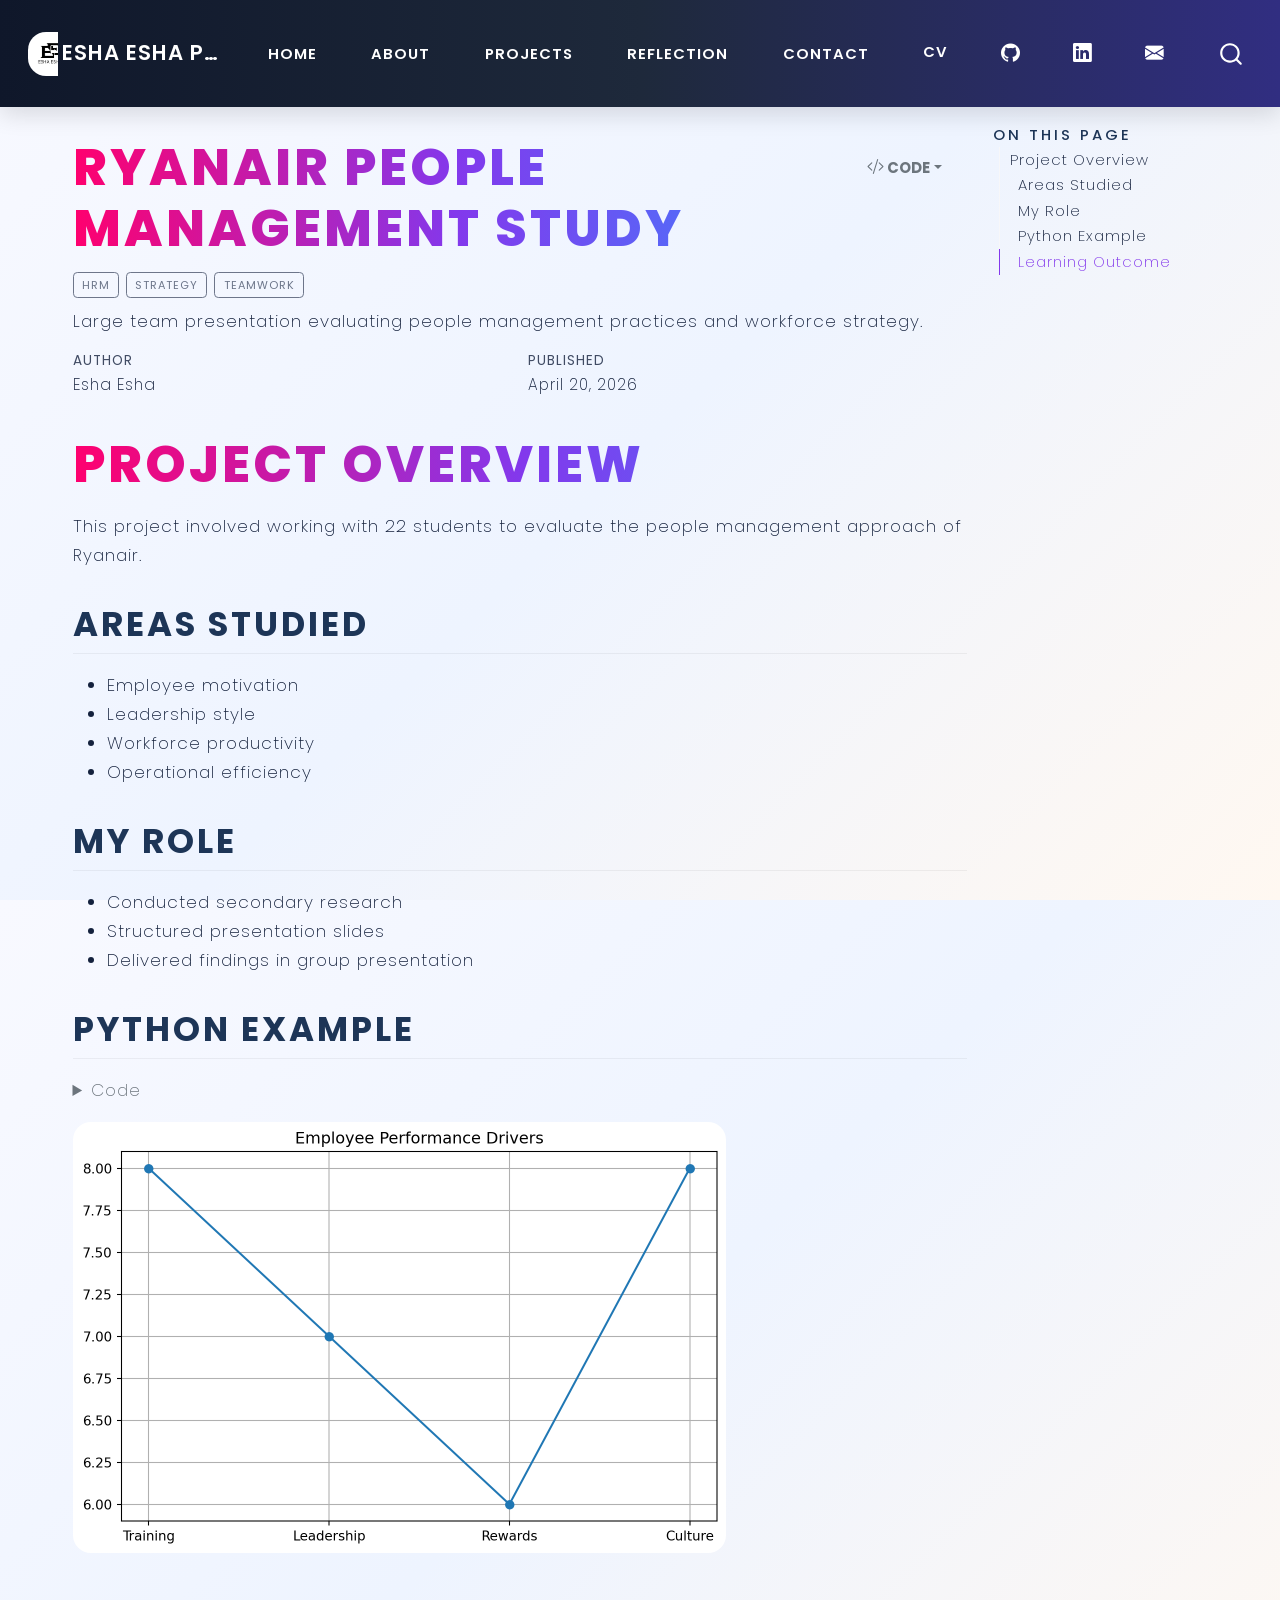
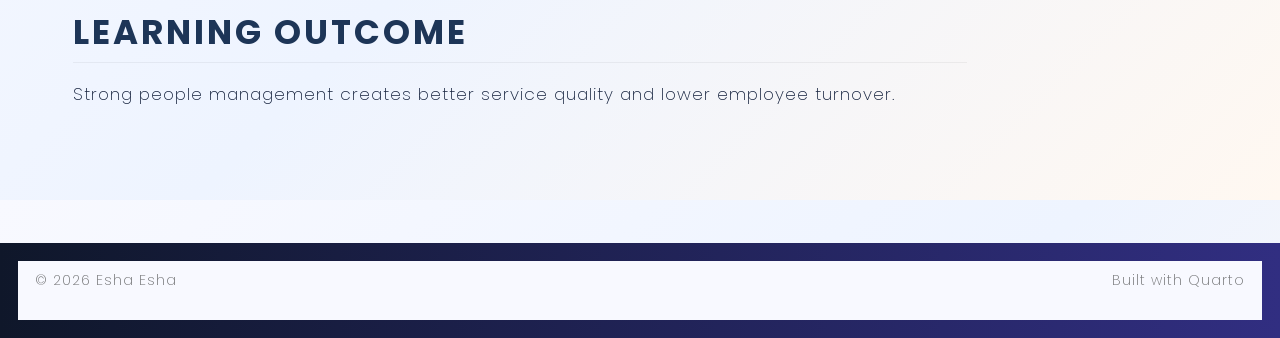
<file: docs/projects/list/ryanair.html>
<!DOCTYPE html>
<html xmlns="http://www.w3.org/1999/xhtml" lang="en" xml:lang="en"><head>

<meta charset="utf-8">
<meta name="generator" content="quarto-1.9.37">

<meta name="viewport" content="width=device-width, initial-scale=1.0, user-scalable=yes">

<meta name="author" content="Esha Esha">
<meta name="dcterms.date" content="2026-04-20">
<meta name="description" content="Large team presentation evaluating people management practices and workforce strategy.">

<title>Ryanair People Management Study – Esha Esha Portfolio</title>
<style>
/* Default styles provided by pandoc.
** See https://pandoc.org/MANUAL.html#variables-for-html for config info.
*/
code{white-space: pre-wrap;}
span.smallcaps{font-variant: small-caps;}
div.columns{display: flex; gap: min(4vw, 1.5em);}
div.column{flex: auto; overflow-x: auto;}
div.hanging-indent{margin-left: 1.5em; text-indent: -1.5em;}
ul.task-list{list-style: none;}
ul.task-list li input[type="checkbox"] {
  width: 0.8em;
  margin: 0 0.8em 0.2em -1em; /* quarto-specific, see https://github.com/quarto-dev/quarto-cli/issues/4556 */ 
  vertical-align: middle;
}
/* CSS for syntax highlighting */
html { -webkit-text-size-adjust: 100%; }
pre > code.sourceCode { white-space: pre; position: relative; }
pre > code.sourceCode > span { display: inline-block; line-height: 1.25; }
pre > code.sourceCode > span:empty { height: 1.2em; }
.sourceCode { overflow: visible; }
code.sourceCode > span { color: inherit; text-decoration: inherit; }
div.sourceCode { margin: 1em 0; }
pre.sourceCode { margin: 0; }
@media screen {
div.sourceCode { overflow: auto; }
}
@media print {
pre > code.sourceCode { white-space: pre-wrap; }
pre > code.sourceCode > span { text-indent: -5em; padding-left: 5em; }
}
pre.numberSource code
  { counter-reset: source-line 0; }
pre.numberSource code > span
  { position: relative; left: -4em; counter-increment: source-line; }
pre.numberSource code > span > a:first-child::before
  { content: counter(source-line);
    position: relative; left: -1em; text-align: right; vertical-align: baseline;
    border: none; display: inline-block;
    -webkit-touch-callout: none; -webkit-user-select: none;
    -khtml-user-select: none; -moz-user-select: none;
    -ms-user-select: none; user-select: none;
    padding: 0 4px; width: 4em;
  }
pre.numberSource { margin-left: 3em;  padding-left: 4px; }
div.sourceCode
  {   }
@media screen {
pre > code.sourceCode > span > a:first-child::before { text-decoration: underline; }
}
</style>


<script src="../../site_libs/quarto-nav/quarto-nav.js"></script>
<script src="../../site_libs/clipboard/clipboard.min.js"></script>
<script src="../../site_libs/quarto-search/autocomplete.umd.js"></script>
<script src="../../site_libs/quarto-search/fuse.min.js"></script>
<script src="../../site_libs/quarto-search/quarto-search.js"></script>
<meta name="quarto:offset" content="../../">
<link href="../../images/favicon.ico" rel="icon">
<script src="../../site_libs/quarto-html/quarto.js" type="module"></script>
<script src="../../site_libs/quarto-html/tabsets/tabsets.js" type="module"></script>
<script src="../../site_libs/quarto-html/popper.min.js"></script>
<script src="../../site_libs/quarto-html/tippy.umd.min.js"></script>
<script src="../../site_libs/quarto-html/anchor.min.js"></script>
<link href="../../site_libs/quarto-html/tippy.css" rel="stylesheet">
<link href="../../site_libs/quarto-html/quarto-syntax-highlighting-7f8f88aac4f3542376d5c11b86a4c14d.css" rel="stylesheet" id="quarto-text-highlighting-styles">
<script src="../../site_libs/bootstrap/bootstrap.min.js"></script>
<link href="../../site_libs/bootstrap/bootstrap-icons.css" rel="stylesheet">
<link href="../../site_libs/bootstrap/bootstrap-a9483f2c2e3bb94b5553530dd1c620a8.min.css" rel="stylesheet" append-hash="true" id="quarto-bootstrap" data-mode="light">
<script id="quarto-search-options" type="application/json">{
  "location": "navbar",
  "copy-button": false,
  "collapse-after": 3,
  "panel-placement": "end",
  "type": "overlay",
  "limit": 50,
  "keyboard-shortcut": [
    "f",
    "/",
    "s"
  ],
  "show-item-context": false,
  "language": {
    "search-no-results-text": "No results",
    "search-matching-documents-text": "matching documents",
    "search-copy-link-title": "Copy link to search",
    "search-hide-matches-text": "Hide additional matches",
    "search-more-match-text": "more match in this document",
    "search-more-matches-text": "more matches in this document",
    "search-clear-button-title": "Clear",
    "search-text-placeholder": "",
    "search-detached-cancel-button-title": "Cancel",
    "search-submit-button-title": "Submit",
    "search-label": "Search"
  }
}</script>
<style>html{ scroll-behavior: smooth; }</style>


</head>

<body class="nav-fixed quarto-light">

<div id="quarto-search-results"></div>
  <header id="quarto-header" class="headroom fixed-top">
    <nav class="navbar navbar-expand-lg " data-bs-theme="dark">
      <div class="navbar-container container-fluid">
      <div class="navbar-brand-container mx-auto">
    <a href="../../index.html" class="navbar-brand navbar-brand-logo">
    <img src="../../images/logo.png" alt="" class="navbar-logo light-content">
    <img src="../../images/logo.png" alt="" class="navbar-logo dark-content">
    </a>
    <a class="navbar-brand" href="../../index.html">
    <span class="navbar-title">Esha Esha Portfolio</span>
    </a>
  </div>
            <div id="quarto-search" class="" title="Search"></div>
          <button class="navbar-toggler" type="button" data-bs-toggle="collapse" data-bs-target="#navbarCollapse" aria-controls="navbarCollapse" role="menu" aria-expanded="false" aria-label="Toggle navigation" onclick="if (window.quartoToggleHeadroom) { window.quartoToggleHeadroom(); }">
  <span class="navbar-toggler-icon"></span>
</button>
          <div class="collapse navbar-collapse" id="navbarCollapse">
            <ul class="navbar-nav navbar-nav-scroll me-auto">
  <li class="nav-item">
    <a class="nav-link" href="../../index.html"> 
<span class="menu-text">Home</span></a>
  </li>  
  <li class="nav-item">
    <a class="nav-link" href="../../about.html"> 
<span class="menu-text">About</span></a>
  </li>  
  <li class="nav-item">
    <a class="nav-link" href="../../projects/index.html"> 
<span class="menu-text">Projects</span></a>
  </li>  
  <li class="nav-item">
    <a class="nav-link" href="../../reflection.html"> 
<span class="menu-text">Reflection</span></a>
  </li>  
  <li class="nav-item">
    <a class="nav-link" href="../../contact.html"> 
<span class="menu-text">Contact</span></a>
  </li>  
</ul>
            <ul class="navbar-nav navbar-nav-scroll ms-auto">
  <li class="nav-item">
    <a class="nav-link" href="../../cv/Esha_CV.pdf" target="_blank"> 
<span class="menu-text">CV</span></a>
  </li>  
  <li class="nav-item compact">
    <a class="nav-link" href="https://github.com/yourusername" target="_blank"> <i class="bi bi-github" role="img">
</i> 
<span class="menu-text"></span></a>
  </li>  
  <li class="nav-item compact">
    <a class="nav-link" href="https://linkedin.com/in/yourprofile" target="_blank"> <i class="bi bi-linkedin" role="img">
</i> 
<span class="menu-text"></span></a>
  </li>  
  <li class="nav-item compact">
    <a class="nav-link" href="mailto:esha.esha2@mail.dcu.ie"> <i class="bi bi-envelope-fill" role="img">
</i> 
<span class="menu-text"></span></a>
  </li>  
</ul>
          </div> <!-- /navcollapse -->
            <div class="quarto-navbar-tools">
</div>
      </div> <!-- /container-fluid -->
    </nav>
</header>
<!-- content -->
<div id="quarto-content" class="quarto-container page-columns page-rows-contents page-layout-full page-navbar">
<!-- sidebar -->
<!-- margin-sidebar -->
    <div id="quarto-margin-sidebar" class="sidebar margin-sidebar">
        <nav id="TOC" role="doc-toc" class="toc-active">
    <h2 id="toc-title">On this page</h2>
   
  <ul>
  <li><a href="#project-overview" id="toc-project-overview" class="nav-link active" data-scroll-target="#project-overview">Project Overview</a>
  <ul class="collapse">
  <li><a href="#areas-studied" id="toc-areas-studied" class="nav-link" data-scroll-target="#areas-studied">Areas Studied</a></li>
  <li><a href="#my-role" id="toc-my-role" class="nav-link" data-scroll-target="#my-role">My Role</a></li>
  <li><a href="#python-example" id="toc-python-example" class="nav-link" data-scroll-target="#python-example">Python Example</a></li>
  <li><a href="#learning-outcome" id="toc-learning-outcome" class="nav-link" data-scroll-target="#learning-outcome">Learning Outcome</a></li>
  </ul></li>
  </ul>
</nav>
    </div>
<!-- main -->
<main class="content column-page-left" id="quarto-document-content">

<header id="title-block-header" class="quarto-title-block default">
<div class="quarto-title">
<div class="quarto-title-block"><div><h1 class="title">Ryanair People Management Study</h1><button type="button" class="btn code-tools-button dropdown-toggle" id="quarto-code-tools-menu" data-bs-toggle="dropdown" aria-expanded="false"><i class="bi"></i> Code</button><ul class="dropdown-menu dropdown-menu-end" aria-labelelledby="quarto-code-tools-menu"><li><a id="quarto-show-all-code" class="dropdown-item" href="javascript:void(0)" role="button">Show All Code</a></li><li><a id="quarto-hide-all-code" class="dropdown-item" href="javascript:void(0)" role="button">Hide All Code</a></li><li><hr class="dropdown-divider"></li><li><a id="quarto-view-source" class="dropdown-item" href="javascript:void(0)" role="button">View Source</a></li></ul></div></div>
  <div class="quarto-categories">
    <div class="quarto-category">HRM</div>
    <div class="quarto-category">Strategy</div>
    <div class="quarto-category">Teamwork</div>
  </div>
  </div>

<div>
  <div class="description">
    Large team presentation evaluating people management practices and workforce strategy.
  </div>
</div>


<div class="quarto-title-meta column-page-left">

    <div>
    <div class="quarto-title-meta-heading">Author</div>
    <div class="quarto-title-meta-contents">
             <p>Esha Esha </p>
          </div>
  </div>
    
    <div>
    <div class="quarto-title-meta-heading">Published</div>
    <div class="quarto-title-meta-contents">
      <p class="date">April 20, 2026</p>
    </div>
  </div>
  
    
  </div>
  


</header>


<section id="project-overview" class="level1">
<h1>Project Overview</h1>
<p>This project involved working with 22 students to evaluate the people management approach of Ryanair.</p>
<section id="areas-studied" class="level2">
<h2 class="anchored" data-anchor-id="areas-studied">Areas Studied</h2>
<ul>
<li>Employee motivation</li>
<li>Leadership style</li>
<li>Workforce productivity</li>
<li>Operational efficiency</li>
</ul>
</section>
<section id="my-role" class="level2">
<h2 class="anchored" data-anchor-id="my-role">My Role</h2>
<ul>
<li>Conducted secondary research</li>
<li>Structured presentation slides</li>
<li>Delivered findings in group presentation</li>
</ul>
</section>
<section id="python-example" class="level2">
<h2 class="anchored" data-anchor-id="python-example">Python Example</h2>
<div id="448ce2d2" class="cell" data-execution_count="1">
<details class="code-fold">
<summary>Code</summary>
<div class="code-copy-outer-scaffold"><div class="sourceCode cell-code" id="cb1"><pre class="sourceCode python code-with-copy"><code class="sourceCode python"><span id="cb1-1"><a href="#cb1-1" aria-hidden="true" tabindex="-1"></a><span class="im">import</span> matplotlib.pyplot <span class="im">as</span> plt</span>
<span id="cb1-2"><a href="#cb1-2" aria-hidden="true" tabindex="-1"></a></span>
<span id="cb1-3"><a href="#cb1-3" aria-hidden="true" tabindex="-1"></a>factors <span class="op">=</span> [<span class="st">"Training"</span>,<span class="st">"Leadership"</span>,<span class="st">"Rewards"</span>,<span class="st">"Culture"</span>]</span>
<span id="cb1-4"><a href="#cb1-4" aria-hidden="true" tabindex="-1"></a>scores <span class="op">=</span> [<span class="dv">8</span>,<span class="dv">7</span>,<span class="dv">6</span>,<span class="dv">8</span>]</span>
<span id="cb1-5"><a href="#cb1-5" aria-hidden="true" tabindex="-1"></a></span>
<span id="cb1-6"><a href="#cb1-6" aria-hidden="true" tabindex="-1"></a>plt.figure(figsize<span class="op">=</span>(<span class="dv">8</span>,<span class="dv">5</span>))</span>
<span id="cb1-7"><a href="#cb1-7" aria-hidden="true" tabindex="-1"></a>plt.plot(factors, scores, marker<span class="op">=</span><span class="st">"o"</span>)</span>
<span id="cb1-8"><a href="#cb1-8" aria-hidden="true" tabindex="-1"></a>plt.title(<span class="st">"Employee Performance Drivers"</span>)</span>
<span id="cb1-9"><a href="#cb1-9" aria-hidden="true" tabindex="-1"></a>plt.grid(<span class="va">True</span>)</span>
<span id="cb1-10"><a href="#cb1-10" aria-hidden="true" tabindex="-1"></a>plt.show()</span></code></pre></div><button title="Copy to Clipboard" class="code-copy-button"><i class="bi"></i></button></div>
</details>
<div class="cell-output cell-output-display">
<div>
<figure class="figure">
<p><img src="ryanair_files/figure-html/cell-2-output-1.png" width="653" height="431" class="figure-img"></p>
</figure>
</div>
</div>
</div>
</section>
<section id="learning-outcome" class="level2">
<h2 class="anchored" data-anchor-id="learning-outcome">Learning Outcome</h2>
<p>Strong people management creates better service quality and lower employee turnover.</p>


<!-- -->

</section>
</section>

</main> <!-- /main -->
<script id="quarto-html-after-body" type="application/javascript">
  window.document.addEventListener("DOMContentLoaded", function (event) {
    const icon = "";
    const anchorJS = new window.AnchorJS();
    anchorJS.options = {
      placement: 'right',
      icon: icon
    };
    anchorJS.add('.anchored');
    const isCodeAnnotation = (el) => {
      for (const clz of el.classList) {
        if (clz.startsWith('code-annotation-')) {                     
          return true;
        }
      }
      return false;
    }
    const onCopySuccess = function(e) {
      // button target
      const button = e.trigger;
      // don't keep focus
      button.blur();
      // flash "checked"
      button.classList.add('code-copy-button-checked');
      var currentTitle = button.getAttribute("title");
      button.setAttribute("title", "Copied!");
      let tooltip;
      if (window.bootstrap) {
        button.setAttribute("data-bs-toggle", "tooltip");
        button.setAttribute("data-bs-placement", "left");
        button.setAttribute("data-bs-title", "Copied!");
        tooltip = new bootstrap.Tooltip(button, 
          { trigger: "manual", 
            customClass: "code-copy-button-tooltip",
            offset: [0, -8]});
        tooltip.show();    
      }
      setTimeout(function() {
        if (tooltip) {
          tooltip.hide();
          button.removeAttribute("data-bs-title");
          button.removeAttribute("data-bs-toggle");
          button.removeAttribute("data-bs-placement");
        }
        button.setAttribute("title", currentTitle);
        button.classList.remove('code-copy-button-checked');
      }, 1000);
      // clear code selection
      e.clearSelection();
    }
    const getTextToCopy = function(trigger) {
      const outerScaffold = trigger.parentElement.cloneNode(true);
      const codeEl = outerScaffold.querySelector('code');
      for (const childEl of codeEl.children) {
        if (isCodeAnnotation(childEl)) {
          childEl.remove();
        }
      }
      return codeEl.innerText;
    }
    const clipboard = new window.ClipboardJS('.code-copy-button:not([data-in-quarto-modal])', {
      text: getTextToCopy
    });
    clipboard.on('success', onCopySuccess);
    if (window.document.getElementById('quarto-embedded-source-code-modal')) {
      const clipboardModal = new window.ClipboardJS('.code-copy-button[data-in-quarto-modal]', {
        text: getTextToCopy,
        container: window.document.getElementById('quarto-embedded-source-code-modal')
      });
      clipboardModal.on('success', onCopySuccess);
    }
    const viewSource = window.document.getElementById('quarto-view-source') ||
                       window.document.getElementById('quarto-code-tools-source');
    if (viewSource) {
      const sourceUrl = viewSource.getAttribute("data-quarto-source-url");
      viewSource.addEventListener("click", function(e) {
        if (sourceUrl) {
          // rstudio viewer pane
          if (/\bcapabilities=\b/.test(window.location)) {
            window.open(sourceUrl);
          } else {
            window.location.href = sourceUrl;
          }
        } else {
          const modal = new bootstrap.Modal(document.getElementById('quarto-embedded-source-code-modal'));
          modal.show();
        }
        return false;
      });
    }
    function toggleCodeHandler(show) {
      return function(e) {
        const detailsSrc = window.document.querySelectorAll(".cell > details > .sourceCode");
        for (let i=0; i<detailsSrc.length; i++) {
          const details = detailsSrc[i].parentElement;
          if (show) {
            details.open = true;
          } else {
            details.removeAttribute("open");
          }
        }
        const cellCodeDivs = window.document.querySelectorAll(".cell > .sourceCode");
        const fromCls = show ? "hidden" : "unhidden";
        const toCls = show ? "unhidden" : "hidden";
        for (let i=0; i<cellCodeDivs.length; i++) {
          const codeDiv = cellCodeDivs[i];
          if (codeDiv.classList.contains(fromCls)) {
            codeDiv.classList.remove(fromCls);
            codeDiv.classList.add(toCls);
          } 
        }
        return false;
      }
    }
    const hideAllCode = window.document.getElementById("quarto-hide-all-code");
    if (hideAllCode) {
      hideAllCode.addEventListener("click", toggleCodeHandler(false));
    }
    const showAllCode = window.document.getElementById("quarto-show-all-code");
    if (showAllCode) {
      showAllCode.addEventListener("click", toggleCodeHandler(true));
    }
      var localhostRegex = new RegExp(/^(?:http|https):\/\/localhost\:?[0-9]*\//);
      var mailtoRegex = new RegExp(/^mailto:/);
        var filterRegex = new RegExp('/' + window.location.host + '/');
      var isInternal = (href) => {
          return filterRegex.test(href) || localhostRegex.test(href) || mailtoRegex.test(href);
      }
      // Inspect non-navigation links and adorn them if external
     var links = window.document.querySelectorAll('a[href]:not(.nav-link):not(.navbar-brand):not(.toc-action):not(.sidebar-link):not(.sidebar-item-toggle):not(.pagination-link):not(.no-external):not([aria-hidden]):not(.dropdown-item):not(.quarto-navigation-tool):not(.about-link)');
      for (var i=0; i<links.length; i++) {
        const link = links[i];
        if (!isInternal(link.href)) {
          // undo the damage that might have been done by quarto-nav.js in the case of
          // links that we want to consider external
          if (link.dataset.originalHref !== undefined) {
            link.href = link.dataset.originalHref;
          }
            // target, if specified
            link.setAttribute("target", "_blank");
            if (link.getAttribute("rel") === null) {
              link.setAttribute("rel", "noopener");
            }
        }
      }
    function tippyHover(el, contentFn, onTriggerFn, onUntriggerFn) {
      const config = {
        allowHTML: true,
        maxWidth: 500,
        delay: 100,
        arrow: false,
        appendTo: function(el) {
            return el.parentElement;
        },
        interactive: true,
        interactiveBorder: 10,
        theme: 'quarto',
        placement: 'bottom-start',
      };
      if (contentFn) {
        config.content = contentFn;
      }
      if (onTriggerFn) {
        config.onTrigger = onTriggerFn;
      }
      if (onUntriggerFn) {
        config.onUntrigger = onUntriggerFn;
      }
      window.tippy(el, config); 
    }
    const noterefs = window.document.querySelectorAll('a[role="doc-noteref"]');
    for (var i=0; i<noterefs.length; i++) {
      const ref = noterefs[i];
      tippyHover(ref, function() {
        // use id or data attribute instead here
        let href = ref.getAttribute('data-footnote-href') || ref.getAttribute('href');
        try { href = new URL(href).hash; } catch {}
        const id = href.replace(/^#\/?/, "");
        const note = window.document.getElementById(id);
        if (note) {
          return note.innerHTML;
        } else {
          return "";
        }
      });
    }
    const xrefs = window.document.querySelectorAll('a.quarto-xref');
    const processXRef = (id, note) => {
      // Strip column container classes
      const stripColumnClz = (el) => {
        el.classList.remove("page-full", "page-columns");
        if (el.children) {
          for (const child of el.children) {
            stripColumnClz(child);
          }
        }
      }
      stripColumnClz(note)
      if (id === null || id.startsWith('sec-')) {
        // Special case sections, only their first couple elements
        const container = document.createElement("div");
        if (note.children && note.children.length > 2) {
          container.appendChild(note.children[0].cloneNode(true));
          for (let i = 1; i < note.children.length; i++) {
            const child = note.children[i];
            if (child.tagName === "P" && child.innerText === "") {
              continue;
            } else {
              container.appendChild(child.cloneNode(true));
              break;
            }
          }
          if (window.Quarto?.typesetMath) {
            window.Quarto.typesetMath(container);
          }
          return container.innerHTML
        } else {
          if (window.Quarto?.typesetMath) {
            window.Quarto.typesetMath(note);
          }
          return note.innerHTML;
        }
      } else {
        // Remove any anchor links if they are present
        const anchorLink = note.querySelector('a.anchorjs-link');
        if (anchorLink) {
          anchorLink.remove();
        }
        if (window.Quarto?.typesetMath) {
          window.Quarto.typesetMath(note);
        }
        if (note.classList.contains("callout")) {
          return note.outerHTML;
        } else {
          return note.innerHTML;
        }
      }
    }
    for (var i=0; i<xrefs.length; i++) {
      const xref = xrefs[i];
      tippyHover(xref, undefined, function(instance) {
        instance.disable();
        let url = xref.getAttribute('href');
        let hash = undefined; 
        if (url.startsWith('#')) {
          hash = url;
        } else {
          try { hash = new URL(url).hash; } catch {}
        }
        if (hash) {
          const id = hash.replace(/^#\/?/, "");
          const note = window.document.getElementById(id);
          if (note !== null) {
            try {
              const html = processXRef(id, note.cloneNode(true));
              instance.setContent(html);
            } finally {
              instance.enable();
              instance.show();
            }
          } else {
            // See if we can fetch this
            fetch(url.split('#')[0])
            .then(res => res.text())
            .then(html => {
              const parser = new DOMParser();
              const htmlDoc = parser.parseFromString(html, "text/html");
              const note = htmlDoc.getElementById(id);
              if (note !== null) {
                const html = processXRef(id, note);
                instance.setContent(html);
              } 
            }).finally(() => {
              instance.enable();
              instance.show();
            });
          }
        } else {
          // See if we can fetch a full url (with no hash to target)
          // This is a special case and we should probably do some content thinning / targeting
          fetch(url)
          .then(res => res.text())
          .then(html => {
            const parser = new DOMParser();
            const htmlDoc = parser.parseFromString(html, "text/html");
            const note = htmlDoc.querySelector('main.content');
            if (note !== null) {
              // This should only happen for chapter cross references
              // (since there is no id in the URL)
              // remove the first header
              if (note.children.length > 0 && note.children[0].tagName === "HEADER") {
                note.children[0].remove();
              }
              const html = processXRef(null, note);
              instance.setContent(html);
            } 
          }).finally(() => {
            instance.enable();
            instance.show();
          });
        }
      }, function(instance) {
      });
    }
        let selectedAnnoteEl;
        const selectorForAnnotation = ( cell, annotation) => {
          let cellAttr = 'data-code-cell="' + cell + '"';
          let lineAttr = 'data-code-annotation="' +  annotation + '"';
          const selector = 'span[' + cellAttr + '][' + lineAttr + ']';
          return selector;
        }
        const selectCodeLines = (annoteEl) => {
          const doc = window.document;
          const targetCell = annoteEl.getAttribute("data-target-cell");
          const targetAnnotation = annoteEl.getAttribute("data-target-annotation");
          const annoteSpan = window.document.querySelector(selectorForAnnotation(targetCell, targetAnnotation));
          const lines = annoteSpan.getAttribute("data-code-lines").split(",");
          const lineIds = lines.map((line) => {
            return targetCell + "-" + line;
          })
          let top = null;
          let height = null;
          let parent = null;
          if (lineIds.length > 0) {
              //compute the position of the single el (top and bottom and make a div)
              const el = window.document.getElementById(lineIds[0]);
              top = el.offsetTop;
              height = el.offsetHeight;
              parent = el.parentElement.parentElement;
            if (lineIds.length > 1) {
              const lastEl = window.document.getElementById(lineIds[lineIds.length - 1]);
              const bottom = lastEl.offsetTop + lastEl.offsetHeight;
              height = bottom - top;
            }
            if (top !== null && height !== null && parent !== null) {
              // cook up a div (if necessary) and position it 
              let div = window.document.getElementById("code-annotation-line-highlight");
              if (div === null) {
                div = window.document.createElement("div");
                div.setAttribute("id", "code-annotation-line-highlight");
                div.style.position = 'absolute';
                parent.appendChild(div);
              }
              div.style.top = top - 2 + "px";
              div.style.height = height + 4 + "px";
              div.style.left = 0;
              let gutterDiv = window.document.getElementById("code-annotation-line-highlight-gutter");
              if (gutterDiv === null) {
                gutterDiv = window.document.createElement("div");
                gutterDiv.setAttribute("id", "code-annotation-line-highlight-gutter");
                gutterDiv.style.position = 'absolute';
                const codeCell = window.document.getElementById(targetCell);
                const gutter = codeCell.querySelector('.code-annotation-gutter');
                gutter.appendChild(gutterDiv);
              }
              gutterDiv.style.top = top - 2 + "px";
              gutterDiv.style.height = height + 4 + "px";
            }
            selectedAnnoteEl = annoteEl;
          }
        };
        const unselectCodeLines = () => {
          const elementsIds = ["code-annotation-line-highlight", "code-annotation-line-highlight-gutter"];
          elementsIds.forEach((elId) => {
            const div = window.document.getElementById(elId);
            if (div) {
              div.remove();
            }
          });
          selectedAnnoteEl = undefined;
        };
          // Handle positioning of the toggle
      window.addEventListener(
        "resize",
        throttle(() => {
          elRect = undefined;
          if (selectedAnnoteEl) {
            selectCodeLines(selectedAnnoteEl);
          }
        }, 10)
      );
      function throttle(fn, ms) {
      let throttle = false;
      let timer;
        return (...args) => {
          if(!throttle) { // first call gets through
              fn.apply(this, args);
              throttle = true;
          } else { // all the others get throttled
              if(timer) clearTimeout(timer); // cancel #2
              timer = setTimeout(() => {
                fn.apply(this, args);
                timer = throttle = false;
              }, ms);
          }
        };
      }
        // Attach click handler to the DT
        const annoteDls = window.document.querySelectorAll('dt[data-target-cell]');
        for (const annoteDlNode of annoteDls) {
          annoteDlNode.addEventListener('click', (event) => {
            const clickedEl = event.target;
            if (clickedEl !== selectedAnnoteEl) {
              unselectCodeLines();
              const activeEl = window.document.querySelector('dt[data-target-cell].code-annotation-active');
              if (activeEl) {
                activeEl.classList.remove('code-annotation-active');
              }
              selectCodeLines(clickedEl);
              clickedEl.classList.add('code-annotation-active');
            } else {
              // Unselect the line
              unselectCodeLines();
              clickedEl.classList.remove('code-annotation-active');
            }
          });
        }
    const findCites = (el) => {
      const parentEl = el.parentElement;
      if (parentEl) {
        const cites = parentEl.dataset.cites;
        if (cites) {
          return {
            el,
            cites: cites.split(' ')
          };
        } else {
          return findCites(el.parentElement)
        }
      } else {
        return undefined;
      }
    };
    var bibliorefs = window.document.querySelectorAll('a[role="doc-biblioref"]');
    for (var i=0; i<bibliorefs.length; i++) {
      const ref = bibliorefs[i];
      const citeInfo = findCites(ref);
      if (citeInfo) {
        tippyHover(citeInfo.el, function() {
          var popup = window.document.createElement('div');
          citeInfo.cites.forEach(function(cite) {
            var citeDiv = window.document.createElement('div');
            citeDiv.classList.add('hanging-indent');
            citeDiv.classList.add('csl-entry');
            var biblioDiv = window.document.getElementById('ref-' + cite);
            if (biblioDiv) {
              citeDiv.innerHTML = biblioDiv.innerHTML;
            }
            popup.appendChild(citeDiv);
          });
          return popup.innerHTML;
        });
      }
    }
  });
  </script><div class="modal fade" id="quarto-embedded-source-code-modal" tabindex="-1" aria-labelledby="quarto-embedded-source-code-modal-label" aria-hidden="true"><div class="modal-dialog modal-dialog-scrollable"><div class="modal-content"><div class="modal-header"><h5 class="modal-title" id="quarto-embedded-source-code-modal-label">Source Code</h5><button class="btn-close" data-bs-dismiss="modal"></button></div><div class="modal-body"><div class="">
<div class="code-copy-outer-scaffold"><div class="sourceCode" id="cb2" data-shortcodes="false"><pre class="sourceCode markdown code-with-copy"><code class="sourceCode markdown"><span id="cb2-1"><a href="#cb2-1" aria-hidden="true" tabindex="-1"></a><span class="co">---</span></span>
<span id="cb2-2"><a href="#cb2-2" aria-hidden="true" tabindex="-1"></a><span class="an">title:</span><span class="co"> "Ryanair People Management Study"</span></span>
<span id="cb2-3"><a href="#cb2-3" aria-hidden="true" tabindex="-1"></a><span class="an">description:</span><span class="co"> "Large team presentation evaluating people management practices and workforce strategy."</span></span>
<span id="cb2-4"><a href="#cb2-4" aria-hidden="true" tabindex="-1"></a><span class="an">author:</span><span class="co"> "Esha Esha"</span></span>
<span id="cb2-5"><a href="#cb2-5" aria-hidden="true" tabindex="-1"></a><span class="an">date:</span><span class="co"> "2026-04-20"</span></span>
<span id="cb2-6"><a href="#cb2-6" aria-hidden="true" tabindex="-1"></a><span class="an">image:</span><span class="co"> ../../images/ryanair.jpg</span></span>
<span id="cb2-7"><a href="#cb2-7" aria-hidden="true" tabindex="-1"></a><span class="an">categories:</span><span class="co"> [HRM, Strategy, Teamwork]</span></span>
<span id="cb2-8"><a href="#cb2-8" aria-hidden="true" tabindex="-1"></a><span class="co">---</span></span>
<span id="cb2-9"><a href="#cb2-9" aria-hidden="true" tabindex="-1"></a></span>
<span id="cb2-10"><a href="#cb2-10" aria-hidden="true" tabindex="-1"></a><span class="fu"># Project Overview</span></span>
<span id="cb2-11"><a href="#cb2-11" aria-hidden="true" tabindex="-1"></a></span>
<span id="cb2-12"><a href="#cb2-12" aria-hidden="true" tabindex="-1"></a>This project involved working with 22 students to evaluate the people management approach of Ryanair.</span>
<span id="cb2-13"><a href="#cb2-13" aria-hidden="true" tabindex="-1"></a></span>
<span id="cb2-14"><a href="#cb2-14" aria-hidden="true" tabindex="-1"></a><span class="fu">## Areas Studied</span></span>
<span id="cb2-15"><a href="#cb2-15" aria-hidden="true" tabindex="-1"></a></span>
<span id="cb2-16"><a href="#cb2-16" aria-hidden="true" tabindex="-1"></a><span class="ss">- </span>Employee motivation</span>
<span id="cb2-17"><a href="#cb2-17" aria-hidden="true" tabindex="-1"></a><span class="ss">- </span>Leadership style</span>
<span id="cb2-18"><a href="#cb2-18" aria-hidden="true" tabindex="-1"></a><span class="ss">- </span>Workforce productivity</span>
<span id="cb2-19"><a href="#cb2-19" aria-hidden="true" tabindex="-1"></a><span class="ss">- </span>Operational efficiency</span>
<span id="cb2-20"><a href="#cb2-20" aria-hidden="true" tabindex="-1"></a></span>
<span id="cb2-21"><a href="#cb2-21" aria-hidden="true" tabindex="-1"></a><span class="fu">## My Role</span></span>
<span id="cb2-22"><a href="#cb2-22" aria-hidden="true" tabindex="-1"></a></span>
<span id="cb2-23"><a href="#cb2-23" aria-hidden="true" tabindex="-1"></a><span class="ss">- </span>Conducted secondary research</span>
<span id="cb2-24"><a href="#cb2-24" aria-hidden="true" tabindex="-1"></a><span class="ss">- </span>Structured presentation slides</span>
<span id="cb2-25"><a href="#cb2-25" aria-hidden="true" tabindex="-1"></a><span class="ss">- </span>Delivered findings in group presentation</span>
<span id="cb2-26"><a href="#cb2-26" aria-hidden="true" tabindex="-1"></a></span>
<span id="cb2-27"><a href="#cb2-27" aria-hidden="true" tabindex="-1"></a><span class="fu">## Python Example</span></span>
<span id="cb2-28"><a href="#cb2-28" aria-hidden="true" tabindex="-1"></a></span>
<span id="cb2-31"><a href="#cb2-31" aria-hidden="true" tabindex="-1"></a><span class="in">```{python}</span></span>
<span id="cb2-32"><a href="#cb2-32" aria-hidden="true" tabindex="-1"></a><span class="im">import</span> matplotlib.pyplot <span class="im">as</span> plt</span>
<span id="cb2-33"><a href="#cb2-33" aria-hidden="true" tabindex="-1"></a></span>
<span id="cb2-34"><a href="#cb2-34" aria-hidden="true" tabindex="-1"></a>factors <span class="op">=</span> [<span class="st">"Training"</span>,<span class="st">"Leadership"</span>,<span class="st">"Rewards"</span>,<span class="st">"Culture"</span>]</span>
<span id="cb2-35"><a href="#cb2-35" aria-hidden="true" tabindex="-1"></a>scores <span class="op">=</span> [<span class="dv">8</span>,<span class="dv">7</span>,<span class="dv">6</span>,<span class="dv">8</span>]</span>
<span id="cb2-36"><a href="#cb2-36" aria-hidden="true" tabindex="-1"></a></span>
<span id="cb2-37"><a href="#cb2-37" aria-hidden="true" tabindex="-1"></a>plt.figure(figsize<span class="op">=</span>(<span class="dv">8</span>,<span class="dv">5</span>))</span>
<span id="cb2-38"><a href="#cb2-38" aria-hidden="true" tabindex="-1"></a>plt.plot(factors, scores, marker<span class="op">=</span><span class="st">"o"</span>)</span>
<span id="cb2-39"><a href="#cb2-39" aria-hidden="true" tabindex="-1"></a>plt.title(<span class="st">"Employee Performance Drivers"</span>)</span>
<span id="cb2-40"><a href="#cb2-40" aria-hidden="true" tabindex="-1"></a>plt.grid(<span class="va">True</span>)</span>
<span id="cb2-41"><a href="#cb2-41" aria-hidden="true" tabindex="-1"></a>plt.show()</span>
<span id="cb2-42"><a href="#cb2-42" aria-hidden="true" tabindex="-1"></a><span class="in">```</span></span>
<span id="cb2-43"><a href="#cb2-43" aria-hidden="true" tabindex="-1"></a></span>
<span id="cb2-44"><a href="#cb2-44" aria-hidden="true" tabindex="-1"></a><span class="fu">## Learning Outcome</span></span>
<span id="cb2-45"><a href="#cb2-45" aria-hidden="true" tabindex="-1"></a></span>
<span id="cb2-46"><a href="#cb2-46" aria-hidden="true" tabindex="-1"></a>Strong people management creates better service quality and lower employee turnover.</span>
</code></pre></div><button title="Copy to Clipboard" class="code-copy-button" data-in-quarto-modal=""><i class="bi"></i></button></div>
</div></div></div></div></div>
</div> <!-- /content -->
<footer class="footer">
  <div class="nav-footer">
    <div class="nav-footer-left">
<p>© 2026 Esha Esha</p>
</div>   
    <div class="nav-footer-center">
      &nbsp;
    </div>
    <div class="nav-footer-right">
<p>Built with Quarto</p>
</div>
  </div>
</footer>




<script src="../../site_libs/quarto-html/zenscroll-min.js"></script>
</body></html>
</file>
<file: docs/site_libs/quarto-html/tippy.css>
.tippy-box[data-animation=fade][data-state=hidden]{opacity:0}[data-tippy-root]{max-width:calc(100vw - 10px)}.tippy-box{position:relative;background-color:#333;color:#fff;border-radius:4px;font-size:14px;line-height:1.4;white-space:normal;outline:0;transition-property:transform,visibility,opacity}.tippy-box[data-placement^=top]>.tippy-arrow{bottom:0}.tippy-box[data-placement^=top]>.tippy-arrow:before{bottom:-7px;left:0;border-width:8px 8px 0;border-top-color:initial;transform-origin:center top}.tippy-box[data-placement^=bottom]>.tippy-arrow{top:0}.tippy-box[data-placement^=bottom]>.tippy-arrow:before{top:-7px;left:0;border-width:0 8px 8px;border-bottom-color:initial;transform-origin:center bottom}.tippy-box[data-placement^=left]>.tippy-arrow{right:0}.tippy-box[data-placement^=left]>.tippy-arrow:before{border-width:8px 0 8px 8px;border-left-color:initial;right:-7px;transform-origin:center left}.tippy-box[data-placement^=right]>.tippy-arrow{left:0}.tippy-box[data-placement^=right]>.tippy-arrow:before{left:-7px;border-width:8px 8px 8px 0;border-right-color:initial;transform-origin:center right}.tippy-box[data-inertia][data-state=visible]{transition-timing-function:cubic-bezier(.54,1.5,.38,1.11)}.tippy-arrow{width:16px;height:16px;color:#333}.tippy-arrow:before{content:"";position:absolute;border-color:transparent;border-style:solid}.tippy-content{position:relative;padding:5px 9px;z-index:1}
</file>
<file: docs/site_libs/quarto-html/quarto-syntax-highlighting-7f8f88aac4f3542376d5c11b86a4c14d.css>
/* quarto syntax highlight colors */
:root {
  --quarto-hl-ot-color: #003B4F;
  --quarto-hl-at-color: #657422;
  --quarto-hl-ss-color: #20794D;
  --quarto-hl-an-color: #5E5E5E;
  --quarto-hl-fu-color: #4758AB;
  --quarto-hl-st-color: #20794D;
  --quarto-hl-cf-color: #003B4F;
  --quarto-hl-op-color: #5E5E5E;
  --quarto-hl-er-color: #AD0000;
  --quarto-hl-bn-color: #AD0000;
  --quarto-hl-al-color: #AD0000;
  --quarto-hl-va-color: #111111;
  --quarto-hl-bu-color: inherit;
  --quarto-hl-ex-color: inherit;
  --quarto-hl-pp-color: #AD0000;
  --quarto-hl-in-color: #5E5E5E;
  --quarto-hl-vs-color: #20794D;
  --quarto-hl-wa-color: #5E5E5E;
  --quarto-hl-do-color: #5E5E5E;
  --quarto-hl-im-color: #00769E;
  --quarto-hl-ch-color: #20794D;
  --quarto-hl-dt-color: #AD0000;
  --quarto-hl-fl-color: #AD0000;
  --quarto-hl-co-color: #5E5E5E;
  --quarto-hl-cv-color: #5E5E5E;
  --quarto-hl-cn-color: #8f5902;
  --quarto-hl-sc-color: #5E5E5E;
  --quarto-hl-dv-color: #AD0000;
  --quarto-hl-kw-color: #003B4F;
}

/* other quarto variables */
:root {
  --quarto-font-monospace: SFMono-Regular, Menlo, Monaco, Consolas, "Liberation Mono", "Courier New", monospace;
}

/* syntax highlight based on Pandoc's rules */
pre > code.sourceCode > span {
  color: #003B4F;
}

code.sourceCode > span {
  color: #003B4F;
}

div.sourceCode,
div.sourceCode pre.sourceCode {
  color: #003B4F;
}

/* Normal */
code span {
  color: #003B4F;
}

/* Alert */
code span.al {
  color: #AD0000;
  font-style: inherit;
}

/* Annotation */
code span.an {
  color: #5E5E5E;
  font-style: inherit;
}

/* Attribute */
code span.at {
  color: #657422;
  font-style: inherit;
}

/* BaseN */
code span.bn {
  color: #AD0000;
  font-style: inherit;
}

/* BuiltIn */
code span.bu {
  font-style: inherit;
}

/* ControlFlow */
code span.cf {
  color: #003B4F;
  font-weight: bold;
  font-style: inherit;
}

/* Char */
code span.ch {
  color: #20794D;
  font-style: inherit;
}

/* Constant */
code span.cn {
  color: #8f5902;
  font-style: inherit;
}

/* Comment */
code span.co {
  color: #5E5E5E;
  font-style: inherit;
}

/* CommentVar */
code span.cv {
  color: #5E5E5E;
  font-style: italic;
}

/* Documentation */
code span.do {
  color: #5E5E5E;
  font-style: italic;
}

/* DataType */
code span.dt {
  color: #AD0000;
  font-style: inherit;
}

/* DecVal */
code span.dv {
  color: #AD0000;
  font-style: inherit;
}

/* Error */
code span.er {
  color: #AD0000;
  font-style: inherit;
}

/* Extension */
code span.ex {
  font-style: inherit;
}

/* Float */
code span.fl {
  color: #AD0000;
  font-style: inherit;
}

/* Function */
code span.fu {
  color: #4758AB;
  font-style: inherit;
}

/* Import */
code span.im {
  color: #00769E;
  font-style: inherit;
}

/* Information */
code span.in {
  color: #5E5E5E;
  font-style: inherit;
}

/* Keyword */
code span.kw {
  color: #003B4F;
  font-weight: bold;
  font-style: inherit;
}

/* Operator */
code span.op {
  color: #5E5E5E;
  font-style: inherit;
}

/* Other */
code span.ot {
  color: #003B4F;
  font-style: inherit;
}

/* Preprocessor */
code span.pp {
  color: #AD0000;
  font-style: inherit;
}

/* SpecialChar */
code span.sc {
  color: #5E5E5E;
  font-style: inherit;
}

/* SpecialString */
code span.ss {
  color: #20794D;
  font-style: inherit;
}

/* String */
code span.st {
  color: #20794D;
  font-style: inherit;
}

/* Variable */
code span.va {
  color: #111111;
  font-style: inherit;
}

/* VerbatimString */
code span.vs {
  color: #20794D;
  font-style: inherit;
}

/* Warning */
code span.wa {
  color: #5E5E5E;
  font-style: italic;
}

.prevent-inlining {
  content: "</";
}

/*# sourceMappingURL=789ad8cd35626ba772517505b42a116e.css.map */
</file>
